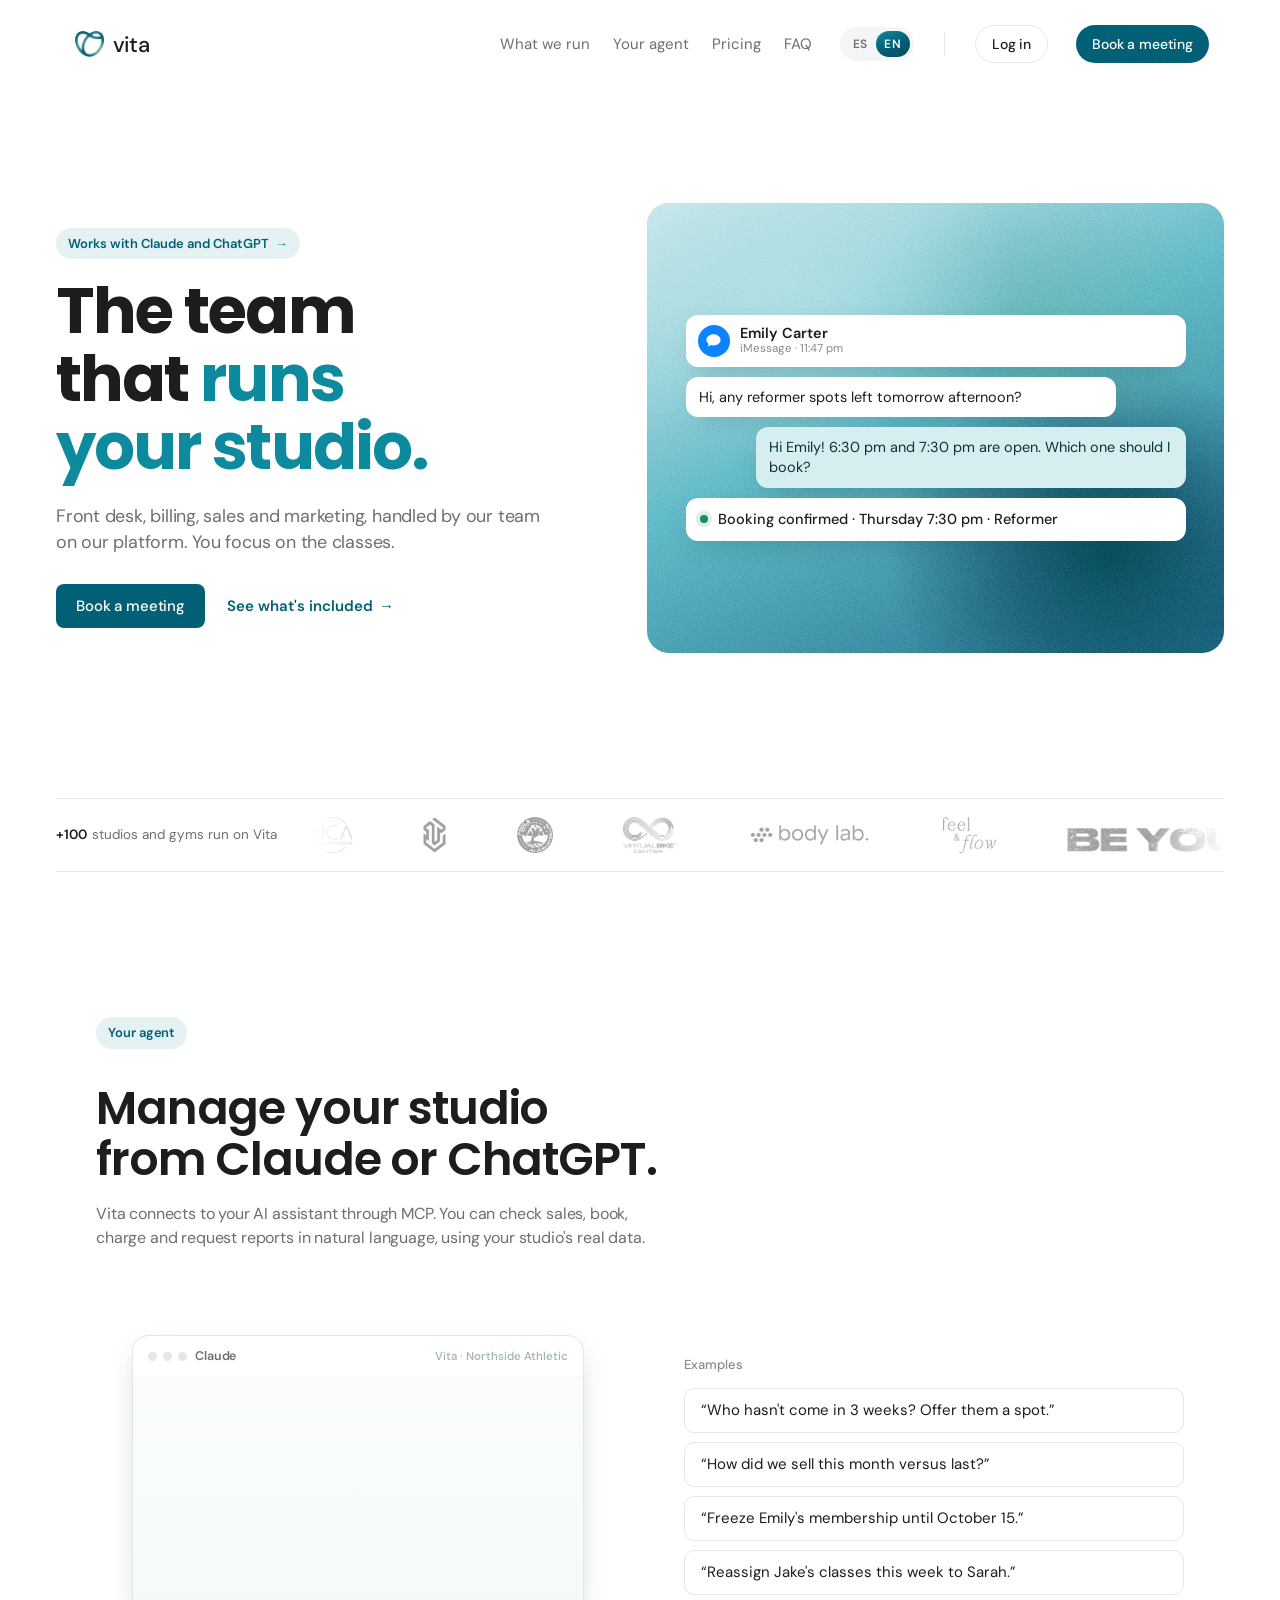
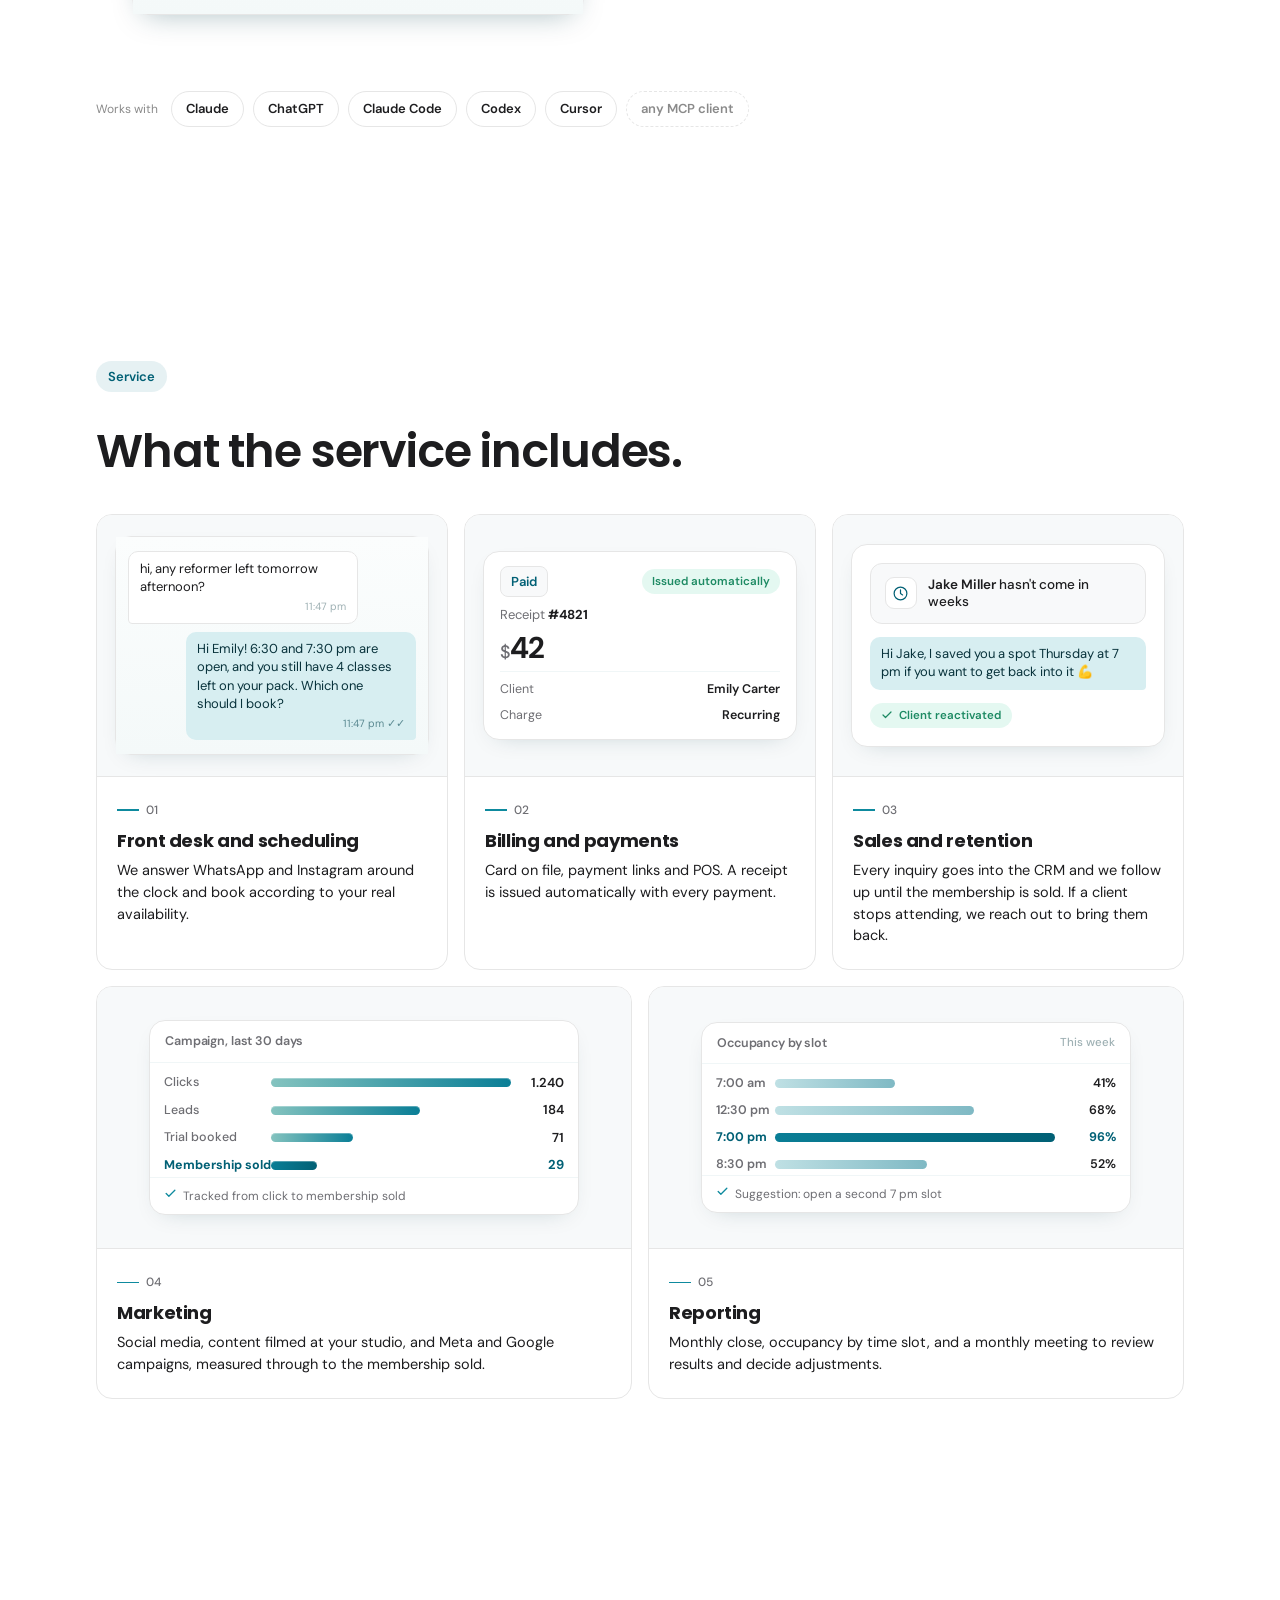
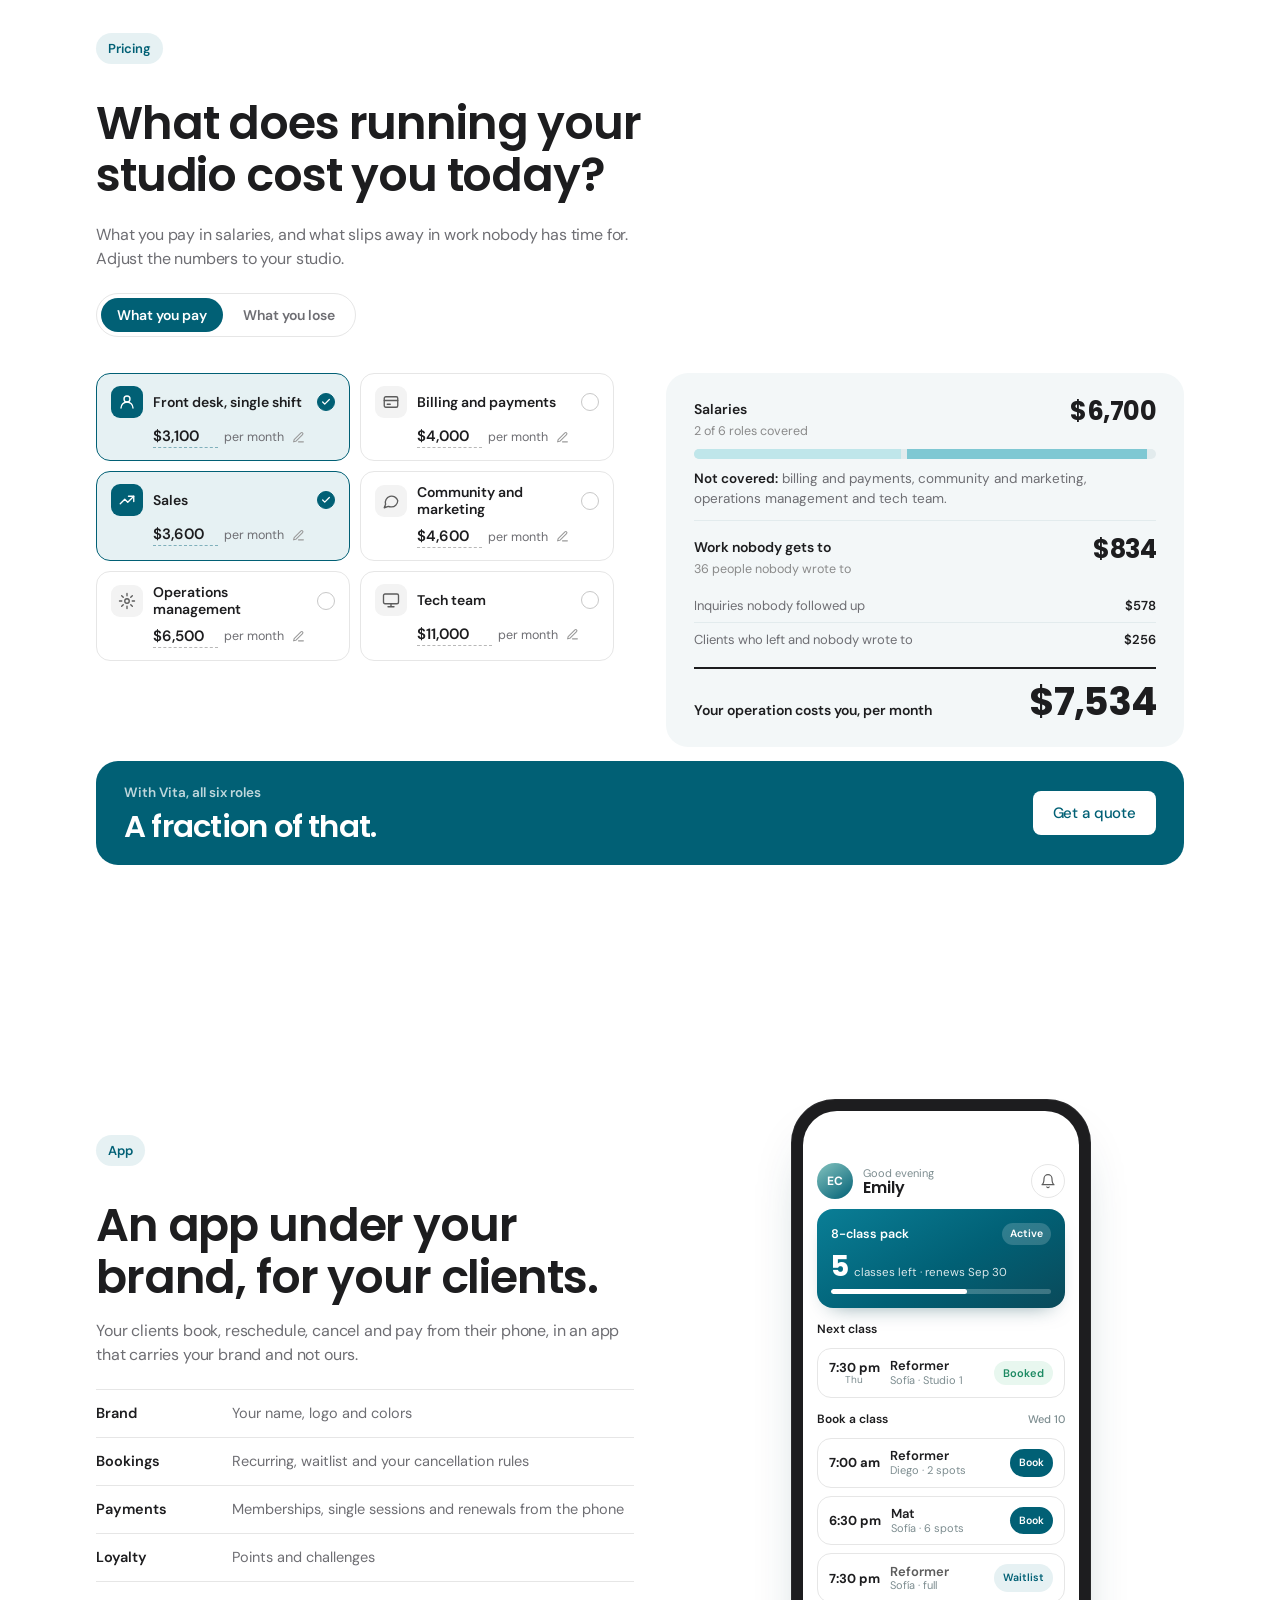
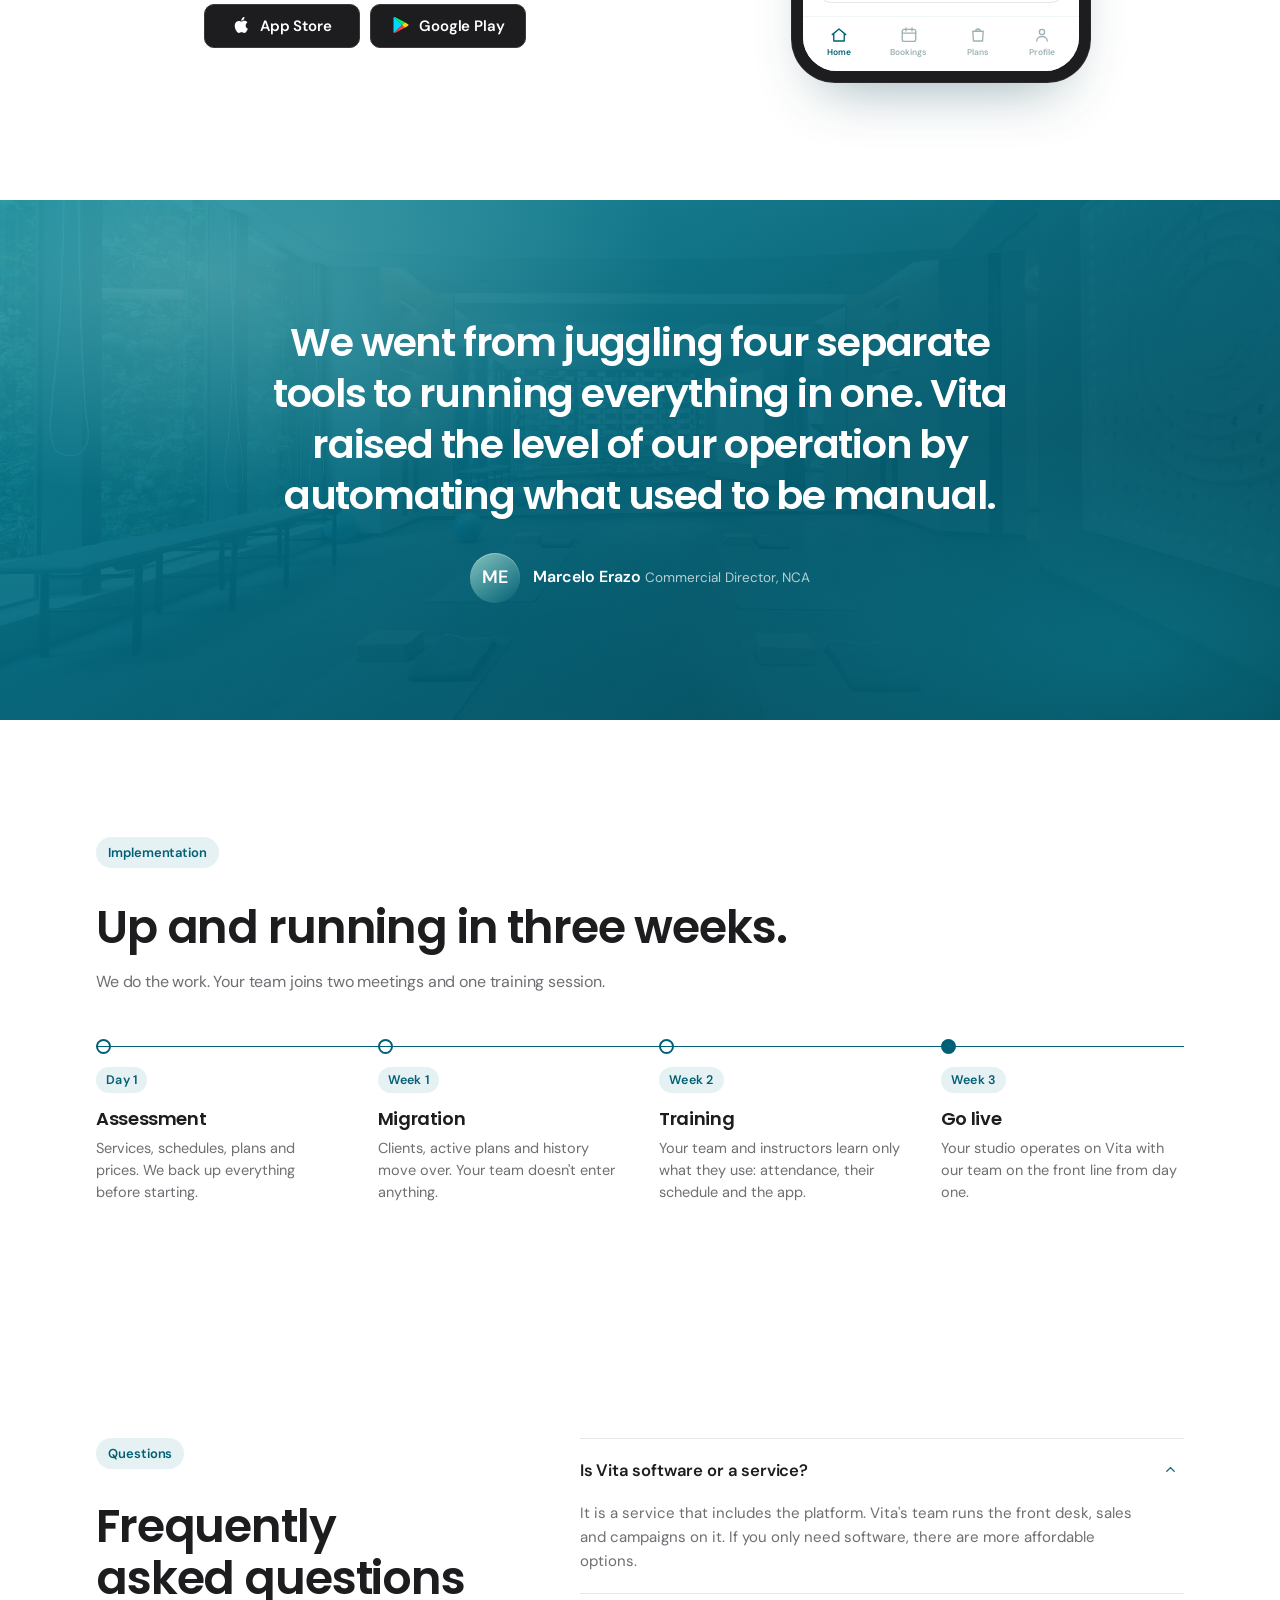
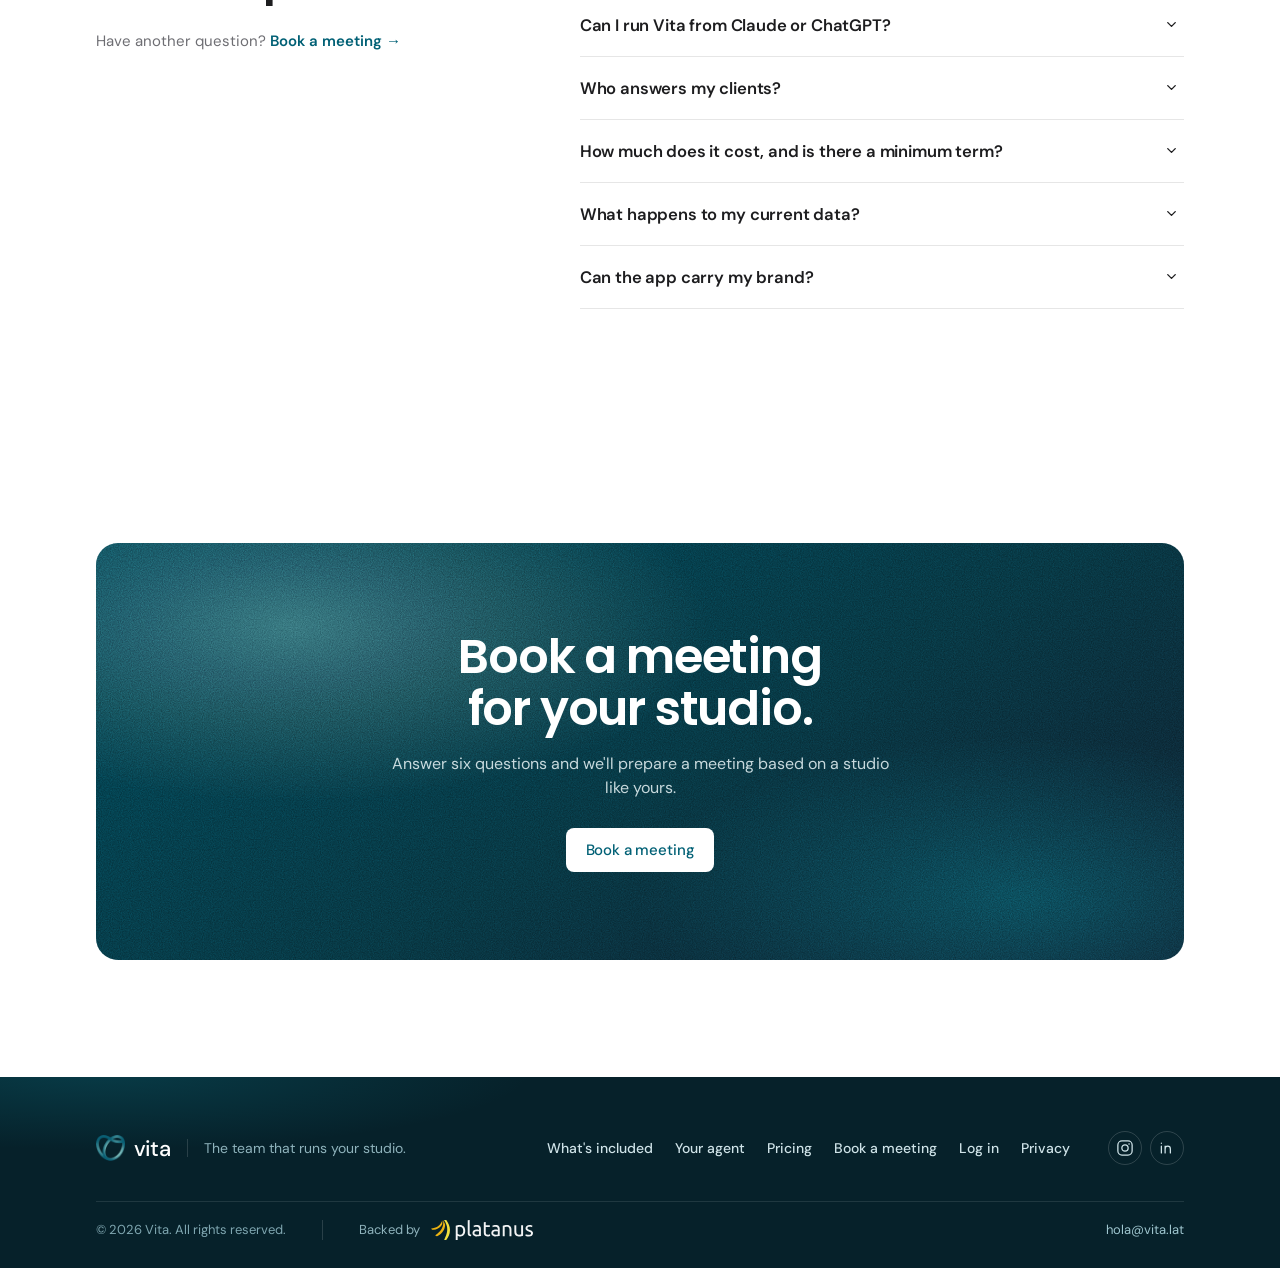
<file: v8/index.html>
<!DOCTYPE html>
<html lang="es-CL">
<head><meta name="robots" content="noindex,nofollow">
<meta charset="UTF-8" />
<meta name="viewport" content="width=device-width, initial-scale=1.0" />
<title>Vita | El equipo que opera tu gimnasio o centro wellness</title>
<meta name="description" content="Vita opera tu centro: recepción, ventas, cobros, boletas y marketing, con plataforma y equipo propios. Más de 100 centros." />
<meta name="keywords" content="software para gimnasios, software para centros wellness, sistema de reservas para gimnasios, software estudio de pilates, agenda online centro deportivo, CRM para gimnasios, cobro recurrente gimnasio, boleta electrónica gimnasio, app para gimnasios Chile, MCP para gimnasios, agente de IA para centros deportivos" />
<meta name="author" content="Vita" />
<meta name="robots" content="index, follow, max-image-preview:large, max-snippet:-1, max-video-preview:-1" />
<meta name="theme-color" content="#016075" />
<meta name="facebook-domain-verification" content="szf1qzio3mvfqdi8smbrzdylher6z8" />
<meta name="format-detection" content="telephone=no" />
<link rel="canonical" href="https://vita.lat/" />
<link rel="alternate" hreflang="es" href="https://vita.lat/" />
<link rel="alternate" hreflang="es-CL" href="https://vita.lat/" />
<link rel="alternate" hreflang="en" href="https://vita.lat/en/" />
<link rel="alternate" hreflang="x-default" href="https://vita.lat/en/" />

<meta property="og:type" content="website" />
<meta property="og:site_name" content="Vita" />
<meta property="og:locale" content="es_CL" />
<meta property="og:url" content="https://vita.lat/" />
<meta property="og:title" content="Vita | El equipo que opera tu gimnasio o centro wellness" />
<meta property="og:description" content="Vita opera tu centro: recepción, ventas, cobros, boletas y marketing, con plataforma y equipo propios. Más de 100 centros." />
<meta property="og:image" content="https://vita.lat/assets/og-image.jpg" />
<meta property="og:image:width" content="1200" />
<meta property="og:image:height" content="630" />
<meta property="og:image:alt" content="Vita. El equipo que opera tu centro." />
<meta name="twitter:card" content="summary_large_image" />
<meta name="twitter:title" content="Vita | El equipo que opera tu gimnasio o centro wellness" />
<meta name="twitter:description" content="Vita opera tu centro: recepción, ventas, cobros, boletas y marketing, con plataforma y equipo propios. Más de 100 centros." />
<meta name="twitter:image" content="https://vita.lat/assets/og-image.jpg" />

<link rel="icon" href="https://vita.lat/favicon.ico" sizes="48x48" />
<link rel="icon" href="assets/icon-96.png" sizes="96x96" type="image/png" />
<link rel="icon" href="assets/icon-192.png" sizes="192x192" type="image/png" />
<link rel="apple-touch-icon" href="assets/apple-touch-icon.png" />
<link rel="manifest" href="https://vita.lat/site.webmanifest" />

<link rel="preload" as="font" type="font/woff2" href="assets/fonts/dmsans-latin.woff2" crossorigin />
<link rel="preload" as="image" href="assets/hero-mesh.webp" fetchpriority="high" />
<link rel="stylesheet" href="assets/vita.css" />
<script src="assets/pixel.js" defer></script>

<script type="application/ld+json">{"@context":"https://schema.org","@graph":[{"@type":"Organization","@id":"https://vita.lat/#organization","name":"Vita","url":"https://vita.lat/","logo":{"@type":"ImageObject","url":"https://vita.lat/assets/icon-512.png","width":512,"height":512},"description":"Vita opera tu centro: recepción, ventas, cobros, boletas y marketing, con plataforma y equipo propios. Más de 100 centros.","email":"hola@vita.lat","areaServed":[{"@type":"Country","name":"Chile"},{"@type":"Place","name":"Latin America"}],"sameAs":["https://www.instagram.com/vita_software/","https://www.linkedin.com/company/usevita"]},{"@type":"WebSite","@id":"https://vita.lat/#website","url":"https://vita.lat/","name":"Vita","inLanguage":"es-CL","publisher":{"@id":"https://vita.lat/#organization"}},{"@type":"SoftwareApplication","@id":"https://vita.lat/#software","name":"Vita","applicationCategory":"BusinessApplication","operatingSystem":"Web, iOS, Android","url":"https://vita.lat/","inLanguage":"es-CL","description":"Vita opera tu centro: recepción, ventas, cobros, boletas y marketing, con plataforma y equipo propios. Más de 100 centros.","provider":{"@id":"https://vita.lat/#organization"},"featureList":["Agenda y reservas online","Cobros recurrentes y links de pago","Boletas electrónicas automáticas","Atención y ventas por WhatsApp e Instagram","CRM y campañas de Meta y Google","Fidelización y puntos","Reportes y metas por sucursal","App white-label para clientes","Conexión MCP para Claude y ChatGPT"],"offers":{"@type":"Offer","priceCurrency":"CLP","availability":"https://schema.org/InStock","url":"https://vita.lat/#agenda"}}]}</script>
<script type="application/ld+json">{"@context":"https://schema.org","@type":"FAQPage","mainEntity":[{"@type":"Question","name":"¿Vita es un software o un servicio?","acceptedAnswer":{"@type":"Answer","text":"Es un servicio que incluye la plataforma. El equipo de Vita opera la recepción, las ventas y las campañas sobre ella. Si solo necesitas el software, existen opciones más económicas."}},{"@type":"Question","name":"¿Puedo manejar Vita desde Claude o ChatGPT?","acceptedAnswer":{"@type":"Answer","text":"Sí. Conectamos tu asistente durante la implementación, con los permisos de tu centro. Todas las acciones quedan registradas."}},{"@type":"Question","name":"¿Quién responde a mis clientes?","acceptedAnswer":{"@type":"Answer","text":"La automatización responde las consultas frecuentes. Cuando llega una pregunta que no sabemos responder, Vita te escribe por WhatsApp para que le respondas a ese cliente. Tú defines el tono."}},{"@type":"Question","name":"¿Cuánto cuesta y hay permanencia?","acceptedAnswer":{"@type":"Answer","text":"El precio depende del tamaño del centro y de cuánto de la operación delegas, sin cobro por usuario. El contrato es mensual, sin permanencia mínima. Tus datos son tuyos y puedes exportarlos."}},{"@type":"Question","name":"¿Qué pasa con mis datos actuales?","acceptedAnswer":{"@type":"Answer","text":"Respaldamos toda la información y hacemos la migración: clientes, clases, planes vigentes e historial."}},{"@type":"Question","name":"¿La app puede llevar mi marca?","acceptedAnswer":{"@type":"Answer","text":"Sí. Se publica con tu nombre, logo y colores en App Store y Google Play."}}]}</script>
</head>
<body>
<script>(function(){try{
var BOT=/bot|crawl|spider|slurp|bingpreview|facebookexternalhit|embedly|quora|pinterest|whatsapp|telegram|preview/i;
if(BOT.test(navigator.userAgent))return;
if(localStorage.getItem('vita-lang')==='es')return;
location.replace('./en/'+location.search+location.hash);
}catch(e){}})();</script>
<!-- ===================== NAV ===================== -->
<a class="skip-link" href="#main">Saltar al contenido</a>
<header class="nav" id="nav">
  <div class="wrap">
    <div class="nav-inner">
    <a href="#top" class="brand" aria-label="Vita"><img class="mark" src="assets/vita-mark.webp" width="26" height="24" alt="" aria-hidden="true" /><span class="wordmark">vita</span></a>
    <nav class="nav-links" aria-label="Principal">
      <a href="#equipo" class="lnk">Qué operamos</a>
      <a href="#agente" class="lnk">Tu agente</a>
      <a href="#cuenta" class="lnk">Precio</a>
      <a href="#faq" class="lnk">Preguntas</a>
      <span class="nav-lang" role="group" aria-label="Idioma">
        <a href="./" class="on" hreflang="es">ES</a>
        <a href="./en/" hreflang="en">EN</a>
      </span>
    </nav>
    <div class="lang" role="group" aria-label="Idioma">
      <a href="./" class="on" hreflang="es">ES</a>
      <a href="./en/" hreflang="en">EN</a>
    </div>
    <span class="nav-gap" aria-hidden="true"></span>
    <a href="https://app.vita.lat" class="btn btn-ghost nav-login">Iniciar sesión</a>
    <a href="#agenda" data-demo class="btn btn-primary nav-cta">Agenda una reunión</a>
    <button class="menu-btn" id="menuBtn" aria-label="Menú" aria-expanded="false"><span></span><span></span><span></span></button>
    </div>
  </div>
</header>

<main id="main">

<!-- ===================== HERO ===================== -->
<section class="hero" id="top">
  <div class="wrap">
    <div class="hero-grid">
      <div class="hero-copy">
        <a href="#agente" class="hero-link reveal"><span>Funciona con Claude y ChatGPT</span><span class="arr" aria-hidden="true">&rarr;</span></a>
        <h1 class="display reveal">El equipo que <span class="accent">opera tu centro.</span></h1>
        <p class="subhead reveal">Recepción, cobros, ventas y marketing, a cargo de nuestro equipo sobre nuestra plataforma. Tú te dedicas a las clases.</p>
        <div class="hero-cta reveal">
          <a href="#agenda" data-demo class="btn btn-primary">Agenda una reunión</a>
          <a href="#equipo" class="hero-alt">Ver qué incluye <span class="arr">&rarr;</span></a>
        </div>
      </div>
      <div class="hero-visual reveal">
        <div class="grain-box hero-canvas">
          <div class="story" id="story" data-rotate aria-hidden="true">
            <div class="scene ">
              <div class="sc-head"><span class="sc-ch sc-wa"><svg viewBox="0 0 24 24" fill="currentColor"><path d="M12 2a10 10 0 0 0-8.6 15.1L2 22l5-1.3A10 10 0 1 0 12 2zm0 18.2a8.2 8.2 0 0 1-4.2-1.2l-.3-.2-3 .8.8-2.9-.2-.3A8.2 8.2 0 1 1 12 20.2zm4.5-6.1c-.2-.1-1.5-.7-1.7-.8s-.4-.1-.6.1-.6.8-.8 1-.3.2-.5.1a6.7 6.7 0 0 1-3.3-2.9c-.3-.4.2-.4.7-1.3.1-.2 0-.3 0-.4l-.8-1.8c-.2-.5-.4-.4-.6-.4h-.5a1 1 0 0 0-.7.3 3 3 0 0 0-.9 2.2 5.2 5.2 0 0 0 1.1 2.8 12 12 0 0 0 4.6 4 5.3 5.3 0 0 0 3.2.7 2.7 2.7 0 0 0 1.8-1.3 2.2 2.2 0 0 0 .2-1.3c-.1-.1-.3-.2-.5-.3z"/></svg></span><span class="sc-who"><b>Camila Reyes</b><small>WhatsApp · 23:47</small></span></div>
              <p class="sc-msg">Hola, ¿queda reformer mañana en la tarde?</p>
              <p class="sc-msg sc-out">¡Hola Camila! Queda 18:30 y 19:30. ¿Cuál te reservo?</p>
              <div class="sc-line"><span class="sc-dot"></span><span>Reserva confirmada · Jueves 19:30 · Reformer</span></div>
            </div>
            <div class="scene ">
              <div class="sc-head"><span class="sc-ch sc-ig"><svg viewBox="0 0 24 24" fill="none" stroke="currentColor" stroke-width="2" stroke-linecap="round" stroke-linejoin="round"><rect x="3" y="3" width="18" height="18" rx="5"/><circle cx="12" cy="12" r="4"/><circle cx="17.5" cy="6.5" r="1" fill="currentColor" stroke="none"/></svg></span><span class="sc-who"><b>sofi.martinez</b><small>Instagram · 09:12</small></span></div>
              <p class="sc-msg">¿Cuánto vale el plan de 8 clases?</p>
              <p class="sc-msg sc-out">Hola Sofía, $59.900 al mes. Te dejo el link para pagar y quedas inscrita 👇</p>
              <div class="sc-line"><span class="sc-dot"></span><span>Plan pagado · Boleta enviada</span></div>
            </div>
            <div class="scene ">
              <div class="sc-head"><span class="sc-ch sc-ph"><svg viewBox="0 0 24 24" fill="none" stroke="currentColor" stroke-width="2" stroke-linecap="round" stroke-linejoin="round"><path d="M22 16.9v3a2 2 0 0 1-2.2 2 19.8 19.8 0 0 1-8.6-3.1 19.5 19.5 0 0 1-6-6A19.8 19.8 0 0 1 2.1 4.2 2 2 0 0 1 4.1 2h3a2 2 0 0 1 2 1.7c.1.9.4 1.8.7 2.7a2 2 0 0 1-.5 2.1L8.1 9.8a16 16 0 0 0 6 6l1.3-1.3a2 2 0 0 1 2.1-.4c.9.3 1.8.6 2.7.7a2 2 0 0 1 1.8 2z"/></svg></span><span class="sc-who"><b>+56 9 8123 4567</b><small>Llamada perdida · 13:05</small></span></div>
              
              <p class="sc-msg sc-out">Hola Diego, vimos tu llamada. ¿Te agendo la evaluación del miércoles a las 10:00?</p>
              <div class="sc-line"><span class="sc-dot"></span><span>Evaluación agendada · Miércoles 10:00</span></div>
            </div>
            <div class="scene ">
              <div class="sc-head"><span class="sc-ch sc-ms"><svg viewBox="0 0 24 24" fill="currentColor"><path d="M12 2C6.5 2 2 6.1 2 11.3c0 2.9 1.4 5.5 3.7 7.2V22l3.4-1.9c.9.3 1.9.4 2.9.4 5.5 0 10-4.1 10-9.2S17.5 2 12 2zm1 12.4l-2.6-2.7-5 2.7 5.5-5.8 2.6 2.7 4.9-2.7-5.4 5.8z"/></svg></span><span class="sc-who"><b>Valentina Ruiz</b><small>Messenger · 18:40</small></span></div>
              <p class="sc-msg">Hola! ¿Tienen clases de boxeo para principiantes?</p>
              <p class="sc-msg sc-out">Sí, martes y jueves a las 19:00. ¿Te reservo una clase de prueba?</p>
              <div class="sc-line"><span class="sc-dot"></span><span>Clase de prueba reservada · Martes 19:00</span></div>
            </div>
            <div class="scene sc-win">
              <div class="sc-head"><span class="sc-ch"><svg viewBox="0 0 24 24" fill="currentColor"><path d="M12 21s-7-4.6-9.3-8.6C.9 9.2 2.6 5.5 6.2 5.1c1.9-.2 3.7.8 4.8 2.3 1.1-1.5 2.9-2.5 4.8-2.3 3.6.4 5.3 4.1 3.5 7.3C19 16.4 12 21 12 21z"/></svg></span><span class="sc-who"><b>Diego Soto</b><small>Plan vigente · No viene hace 5 semanas</small></span></div>
              <p class="sc-note"><span class="sc-note-ic"><svg viewBox="0 0 24 24" fill="none" stroke="currentColor" stroke-width="2" stroke-linecap="round" stroke-linejoin="round"><path d="M3 3v18h18"/><path d="m7 15 4-4 3 3 5-6"/></svg></span><span>Historial: entrenaba los jueves a las 19:00, 3 veces por semana</span></p>
              <p class="sc-msg sc-out">Hola Diego, te guardé un cupo este jueves a las 19:00 si quieres retomar 💪</p>
              <div class="sc-line"><span class="sc-dot"></span><span>Reservó el jueves · Cliente recuperado</span></div>
            </div>
          </div>
        </div>
      </div>
    </div>
  </div>
  <div class="hero-logos reveal">
    <div class="wrap">
      <div class="logo-bar">
        <span class="ls-label"><b>+100</b> <span>centros operan con Vita</span></span>
        <div class="marquee-mask">
          <div class="marquee-track">
            <span class="logo-item tall"><img src="assets/logos/nca.webp" width="110" height="99" alt="NCA" loading="lazy" decoding="async" /></span>
            <span class="logo-item tall"><img src="assets/logos/habana.webp" width="68" height="105" alt="Habana Boxing" loading="lazy" decoding="async" /></span>
            <span class="logo-item tall"><img src="assets/logos/roots.webp" width="110" height="110" alt="Roots" loading="lazy" decoding="async" /></span>
            <span class="logo-item tall"><img src="assets/logos/virtualbike.webp" width="110" height="75" alt="Virtual Bike" loading="lazy" decoding="async" /></span>
            <span class="logo-item"><img src="assets/logos/bodylab.webp" width="91" height="20" alt="body lab." loading="lazy" decoding="async" /></span>
            <span class="logo-item tall"><img src="assets/logos/feelflow.webp" width="70" height="48" alt="feel &amp; flow" loading="lazy" decoding="async" /></span>
            <span class="logo-item tall"><img src="assets/logos/beyou.webp" width="220" height="43" alt="BE YOU" loading="lazy" decoding="async" /></span>
            <span class="logo-item tall"><img src="assets/logos/rcw.webp" width="187" height="64" alt="RCW" loading="lazy" decoding="async" /></span>
            <span class="logo-item tall" aria-hidden="true"><img src="assets/logos/nca.webp" width="110" height="99" alt="" loading="lazy" decoding="async" /></span>
            <span class="logo-item tall" aria-hidden="true"><img src="assets/logos/habana.webp" width="68" height="105" alt="" loading="lazy" decoding="async" /></span>
            <span class="logo-item tall" aria-hidden="true"><img src="assets/logos/roots.webp" width="110" height="110" alt="" loading="lazy" decoding="async" /></span>
            <span class="logo-item tall" aria-hidden="true"><img src="assets/logos/virtualbike.webp" width="110" height="75" alt="" loading="lazy" decoding="async" /></span>
            <span class="logo-item" aria-hidden="true"><img src="assets/logos/bodylab.webp" width="91" height="20" alt="" loading="lazy" decoding="async" /></span>
            <span class="logo-item tall" aria-hidden="true"><img src="assets/logos/feelflow.webp" width="70" height="48" alt="" loading="lazy" decoding="async" /></span>
            <span class="logo-item tall" aria-hidden="true"><img src="assets/logos/beyou.webp" width="220" height="43" alt="" loading="lazy" decoding="async" /></span>
            <span class="logo-item tall" aria-hidden="true"><img src="assets/logos/rcw.webp" width="187" height="64" alt="" loading="lazy" decoding="async" /></span>
          </div>
        </div>
      </div>
    </div>
  </div>
</section>
<!-- ===================== YOUR AGENT (MCP) ===================== -->
<section class="block agent-block" id="agente">
  <div class="wrap">
    <div class="sec-head reveal">
      <span class="pill-label">Tu agente</span>
      <h2 class="h2">Administra tu centro desde Claude o ChatGPT.</h2>
      <p class="sec-sub">Vita se conecta a tu asistente de IA mediante MCP. Puedes consultar ventas, agendar, cobrar y pedir reportes en lenguaje natural, con los datos reales de tu centro.</p>
    </div>
    <div class="agent-grid">
      <div class="agent-visual reveal">
        <div class="mock agent-mock">
          <div class="mock-bar"><span class="dots" aria-hidden="true"><i></i><i></i><i></i></span><span class="mb-title">Claude</span><span class="mb-right">Vita · Estudio Central</span></div>
          <div class="chat-body agent-body" id="agentStory" data-rotate>
            <div class="scene">
              <div class="bub out"><span>¿Quién tiene plan vigente y no viene hace 3 semanas? Ofréceles un cupo para el jueves.</span></div>
              <div class="agent-tools" aria-label="Acciones"><span class="agent-tool"><i></i>search_patients</span><span class="agent-tool"><i></i>list_appointments</span><span class="agent-tool"><i></i>send_message</span></div>
              <div class="bub in"><span>12 personas con plan vigente y sin reservas desde el 25 de agosto. Les escribí a cada una con un cupo el jueves 19:00. <b>3 ya reservaron.</b></span></div>
            </div>
            <div class="scene">
              <div class="bub out"><span>¿Cuánto vendimos este mes comparado con el anterior?</span></div>
              <div class="agent-tools" aria-label="Acciones"><span class="agent-tool"><i></i>metrics_revenue</span><span class="agent-tool"><i></i>compare_periods</span></div>
              <div class="bub in"><span>$4.820.000 este mes, <b>+12% sobre agosto</b>. El alza viene de los planes de 8 clases: 31 vendidos contra 22.</span></div>
            </div>
            <div class="scene">
              <div class="bub out"><span>Congela el plan de Camila hasta el 15 de octubre.</span></div>
              <div class="agent-tools" aria-label="Acciones"><span class="agent-tool"><i></i>search_patients</span><span class="agent-tool"><i></i>freeze_plan_purchase</span></div>
              <div class="bub in"><span>Listo. El plan de Camila Reyes queda congelado hasta el 15 de octubre y <b>ahora vence el 2 de diciembre</b>. Le avisé por WhatsApp.</span></div>
            </div>
            <div class="scene">
              <div class="bub out"><span>Reasigna las clases de Diego de esta semana a Sofía.</span></div>
              <div class="agent-tools" aria-label="Acciones"><span class="agent-tool"><i></i>list_doctor_hours</span><span class="agent-tool"><i></i>reassign_doctor_hours</span><span class="agent-tool"><i></i>send_message</span></div>
              <div class="bub in"><span>6 clases reasignadas a Sofía, de martes a sábado. <b>Avisé a los 41 alumnos inscritos.</b></span></div>
            </div>
          </div>
        </div>
      </div>
      <div class="agent-asks reveal">
        <p class="asks-title">Ejemplos</p>
        <ul class="asks" id="agentAsks">
          <li class="ask">¿Quién no viene hace 3 semanas? Ofréceles un cupo.</li>
          <li class="ask">¿Cuánto vendimos este mes comparado con el anterior?</li>
          <li class="ask">Congela el plan de Camila hasta el 15 de octubre.</li>
          <li class="ask">Reasigna las clases de Diego de esta semana a Sofía.</li>
        </ul>
      </div>
    </div>
    <div class="works reveal">
      <span class="works-label">Funciona con</span>
      <span class="wk">Claude</span><span class="wk">ChatGPT</span><span class="wk">Claude Code</span><span class="wk">Codex</span><span class="wk">Cursor</span><span class="wk wk-any">cualquier cliente MCP</span>
    </div>
  </div>
</section>

<!-- ===================== WHAT WE RUN ===================== -->
<section class="block" id="equipo">
  <div class="wrap">
    <div class="sec-head reveal">
      <span class="pill-label">Servicio</span>
      <h2 class="h2">Qué incluye el servicio.</h2>
    </div>

    <div class="svc-grid">
      <article class="svc-card reveal">
        <div class="svc-visual">
          <div class="mock">
            <div class="chat-body">
              <div class="bub in"><span>hola, ¿queda reformer mañana en la tarde?</span><span class="ts">23:47</span></div>
              <div class="bub out"><span>¡Hola Camila! Queda 18:30 y 19:30, y todavía tienes 4 clases en tu plan. ¿Cuál te reservo?</span><span class="ts">23:47 ✓✓</span></div>
            </div>
          </div>
        </div>
        <div class="svc-copy">
          <span class="act-step">01</span>
          <h3>Recepción y agenda</h3>
          <p class="desc">Respondemos WhatsApp e Instagram a toda hora y agendamos según tu disponibilidad real.</p>
        </div>
      </article>
      <article class="svc-card reveal">
        <div class="svc-visual">
          <div class="mock inv">
            <div class="inv-top">
              <span class="inv-sii"><span>SII</span></span>
              <span class="inv-emit">Emitida automáticamente</span>
            </div>
            <div class="inv-no"><span>Boleta electrónica</span> <b>N° 4821</b></div>
            <div class="inv-amt"><span>$</span>42.000</div>
            <div class="inv-div"></div>
            <div class="inv-meta"><span>Cliente</span><b>Camila Reyes</b></div>
            <div class="inv-meta"><span>Cobro</span><b>Recurrente</b></div>
          </div>
        </div>
        <div class="svc-copy">
          <span class="act-step">02</span>
          <h3>Cobranza y boletas</h3>
          <p class="desc">Cobro recurrente con tarjeta, links de pago y POS. La boleta electrónica se emite automáticamente con cada pago.</p>
        </div>
      </article>
      <article class="svc-card reveal">
        <div class="svc-visual">
          <div class="mock wb">
            <div class="wb-alert">
              <div class="wa-ic"><svg viewBox="0 0 24 24" fill="none" stroke="currentColor" stroke-linecap="round" stroke-linejoin="round"><circle cx="12" cy="12" r="9"/><path d="M12 7v5l3 2"/></svg></div>
              <div class="wt"><b>Diego Soto</b> <span>no viene hace semanas</span></div>
            </div>
            <div class="bub out" style="max-width:100%;align-self:stretch"><span>Hola Diego, te guardé un cupo el jueves 19:00 si quieres retomar 💪</span></div>
            <span class="wb-tag"><svg width="12" height="12" viewBox="0 0 24 24" fill="none" stroke="currentColor" stroke-width="2.4" stroke-linecap="round" stroke-linejoin="round"><path d="M20 6 9 17l-5-5"/></svg><span>Cliente reactivado</span></span>
          </div>
        </div>
        <div class="svc-copy">
          <span class="act-step">03</span>
          <h3>Ventas y retención</h3>
          <p class="desc">Cada consulta entra al CRM y le hacemos seguimiento hasta la venta del plan. Si un cliente deja de asistir, lo contactamos para recuperarlo.</p>
        </div>
      </article>
      <article class="svc-card reveal">
        <div class="svc-visual">
          <div class="mock">
            <div class="mock-bar"><span class="mb-title">Campaña, últimos 30 días</span></div>
            <div class="funnel">
              <div class="fn-row"><span class="fn-k">Clics</span><span class="fn-bar" style="--w:100%"></span><span class="fn-v">1.240</span></div>
              <div class="fn-row"><span class="fn-k">Leads</span><span class="fn-bar" style="--w:62%"></span><span class="fn-v">184</span></div>
              <div class="fn-row"><span class="fn-k">Prueba agendada</span><span class="fn-bar" style="--w:34%"></span><span class="fn-v">71</span></div>
              <div class="fn-row is-end"><span class="fn-k">Plan pagado</span><span class="fn-bar" style="--w:19%"></span><span class="fn-v">29</span></div>
            </div>
            <div class="mock-foot"><span class="ck" aria-hidden="true"><svg width="13" height="13" viewBox="0 0 24 24" fill="none" stroke="currentColor" stroke-width="2.4" stroke-linecap="round" stroke-linejoin="round"><path d="M20 6 9 17l-5-5"/></svg></span><span>Seguimiento desde el clic hasta el plan vendido</span></div>
          </div>
        </div>
        <div class="svc-copy">
          <span class="act-step">04</span>
          <h3>Marketing</h3>
          <p class="desc">Redes sociales, contenido grabado en tu centro y campañas en Meta y Google, medidas hasta el plan vendido.</p>
        </div>
      </article>
      <article class="svc-card reveal">
        <div class="svc-visual">
          <div class="mock">
            <div class="mock-bar"><span class="mb-title">Ocupación por horario</span><span class="mb-right">Esta semana</span></div>
            <div class="occ">
              <div class="occ-row"><span class="occ-k">07:00</span><span class="occ-bar" style="--w:41%"></span><span class="occ-v">41%</span></div>
              <div class="occ-row"><span class="occ-k">12:30</span><span class="occ-bar" style="--w:68%"></span><span class="occ-v">68%</span></div>
              <div class="occ-row is-hot"><span class="occ-k">19:00</span><span class="occ-bar" style="--w:96%"></span><span class="occ-v">96%</span></div>
              <div class="occ-row"><span class="occ-k">20:30</span><span class="occ-bar" style="--w:52%"></span><span class="occ-v">52%</span></div>
            </div>
            <div class="mock-foot"><span class="ck" aria-hidden="true"><svg width="13" height="13" viewBox="0 0 24 24" fill="none" stroke="currentColor" stroke-width="2.4" stroke-linecap="round" stroke-linejoin="round"><path d="M20 6 9 17l-5-5"/></svg></span><span>Sugerencia: abrir un segundo bloque a las 19:00</span></div>
          </div>
        </div>
        <div class="svc-copy">
          <span class="act-step">05</span>
          <h3>Reportes</h3>
          <p class="desc">Cierre mensual, ocupación por horario y una reunión al mes para revisar resultados y decidir ajustes.</p>
        </div>
      </article>
    </div>
  </div>
</section>


<!-- ===================== THE MATH ===================== -->
<section class="block" id="cuenta">
  <div class="wrap">
    <div class="sec-head reveal">
      <span class="pill-label">Precio</span>
      <h2 class="h2">¿Cuánto te cuesta hoy operar tu centro?</h2>
      <p class="sec-sub">Lo que pagas en sueldos, y lo que se te escapa en trabajo que nadie alcanza a hacer. Ajusta los números a tu centro.</p>
      <div class="calc-tabs" role="tablist" aria-label="Calculadora">
        <button type="button" class="calc-tab on" role="tab" aria-selected="true" data-tab="pay">Lo que pagas</button>
        <button type="button" class="calc-tab" role="tab" aria-selected="false" data-tab="lose">Lo que pierdes</button>
      </div>
    </div>
    <div class="calc reveal" id="calc">
      <div class="calc-left">
        <div class="calc-pane" data-pane="pay">
      <div class="calc-roles">
        <div class="role-card on" data-id="front" data-clp="480000" data-usd="3100">
          <button type="button" class="rb-toggle" aria-pressed="true">
            <span class="rb-ic"><svg viewBox="0 0 24 24" fill="none" stroke="currentColor" stroke-width="1.8" stroke-linecap="round" stroke-linejoin="round" aria-hidden="true"><path d="M4 20a8 8 0 0 1 16 0"/><circle cx="12" cy="8" r="4"/></svg></span>
            <span class="rb-label">Recepción, un solo turno</span>
            <span class="rb-check" aria-hidden="true"><svg viewBox="0 0 24 24" fill="none" stroke="currentColor" stroke-width="3" stroke-linecap="round" stroke-linejoin="round"><path d="M20 6 9 17l-5-5"/></svg></span>
          </button>
          <label class="rb-price"><input class="rb-input" type="text" inputmode="numeric" autocomplete="off" aria-label="Sueldo mensual" /><span>al mes</span><svg class="pen" viewBox="0 0 24 24" fill="none" stroke="currentColor" stroke-width="2" stroke-linecap="round" stroke-linejoin="round" aria-hidden="true"><path d="M12 20h9"/><path d="M16.5 3.5a2.1 2.1 0 0 1 3 3L7 19l-4 1 1-4z"/></svg></label>
        </div>
        <div class="role-card" data-id="bill" data-clp="700000" data-usd="4000">
          <button type="button" class="rb-toggle" aria-pressed="false">
            <span class="rb-ic"><svg viewBox="0 0 24 24" fill="none" stroke="currentColor" stroke-width="1.8" stroke-linecap="round" stroke-linejoin="round" aria-hidden="true"><rect x="3" y="5" width="18" height="14" rx="2"/><path d="M3 10h18M7 15h4"/></svg></span>
            <span class="rb-label">Cobranza y pagos</span>
            <span class="rb-check" aria-hidden="true"><svg viewBox="0 0 24 24" fill="none" stroke="currentColor" stroke-width="3" stroke-linecap="round" stroke-linejoin="round"><path d="M20 6 9 17l-5-5"/></svg></span>
          </button>
          <label class="rb-price"><input class="rb-input" type="text" inputmode="numeric" autocomplete="off" aria-label="Sueldo mensual" /><span>al mes</span><svg class="pen" viewBox="0 0 24 24" fill="none" stroke="currentColor" stroke-width="2" stroke-linecap="round" stroke-linejoin="round" aria-hidden="true"><path d="M12 20h9"/><path d="M16.5 3.5a2.1 2.1 0 0 1 3 3L7 19l-4 1 1-4z"/></svg></label>
        </div>
        <div class="role-card on" data-id="sales" data-clp="700000" data-usd="3600">
          <button type="button" class="rb-toggle" aria-pressed="true">
            <span class="rb-ic"><svg viewBox="0 0 24 24" fill="none" stroke="currentColor" stroke-width="1.8" stroke-linecap="round" stroke-linejoin="round" aria-hidden="true"><path d="M3 17l6-6 4 4 8-8"/><path d="M14 7h7v7"/></svg></span>
            <span class="rb-label">Ventas</span>
            <span class="rb-check" aria-hidden="true"><svg viewBox="0 0 24 24" fill="none" stroke="currentColor" stroke-width="3" stroke-linecap="round" stroke-linejoin="round"><path d="M20 6 9 17l-5-5"/></svg></span>
          </button>
          <label class="rb-price"><input class="rb-input" type="text" inputmode="numeric" autocomplete="off" aria-label="Sueldo mensual" /><span>al mes</span><svg class="pen" viewBox="0 0 24 24" fill="none" stroke="currentColor" stroke-width="2" stroke-linecap="round" stroke-linejoin="round" aria-hidden="true"><path d="M12 20h9"/><path d="M16.5 3.5a2.1 2.1 0 0 1 3 3L7 19l-4 1 1-4z"/></svg></label>
        </div>
        <div class="role-card" data-id="comm" data-clp="611000" data-usd="4600">
          <button type="button" class="rb-toggle" aria-pressed="false">
            <span class="rb-ic"><svg viewBox="0 0 24 24" fill="none" stroke="currentColor" stroke-width="1.8" stroke-linecap="round" stroke-linejoin="round" aria-hidden="true"><path d="M21 11.5a8.4 8.4 0 0 1-9 8.4 8.6 8.6 0 0 1-3.5-.7L3 21l1.8-4.6A8.4 8.4 0 1 1 21 11.5z"/></svg></span>
            <span class="rb-label">Community y marketing</span>
            <span class="rb-check" aria-hidden="true"><svg viewBox="0 0 24 24" fill="none" stroke="currentColor" stroke-width="3" stroke-linecap="round" stroke-linejoin="round"><path d="M20 6 9 17l-5-5"/></svg></span>
          </button>
          <label class="rb-price"><input class="rb-input" type="text" inputmode="numeric" autocomplete="off" aria-label="Sueldo mensual" /><span>al mes</span><svg class="pen" viewBox="0 0 24 24" fill="none" stroke="currentColor" stroke-width="2" stroke-linecap="round" stroke-linejoin="round" aria-hidden="true"><path d="M12 20h9"/><path d="M16.5 3.5a2.1 2.1 0 0 1 3 3L7 19l-4 1 1-4z"/></svg></label>
        </div>
        <div class="role-card" data-id="ops" data-clp="1500000" data-usd="6500">
          <button type="button" class="rb-toggle" aria-pressed="false">
            <span class="rb-ic"><svg viewBox="0 0 24 24" fill="none" stroke="currentColor" stroke-width="1.8" stroke-linecap="round" stroke-linejoin="round" aria-hidden="true"><circle cx="12" cy="12" r="3"/><path d="M12 2v3M12 19v3M2 12h3M19 12h3M4.9 4.9l2.1 2.1M17 17l2.1 2.1M4.9 19.1 7 17M17 7l2.1-2.1"/></svg></span>
            <span class="rb-label">Gerencia de operaciones</span>
            <span class="rb-check" aria-hidden="true"><svg viewBox="0 0 24 24" fill="none" stroke="currentColor" stroke-width="3" stroke-linecap="round" stroke-linejoin="round"><path d="M20 6 9 17l-5-5"/></svg></span>
          </button>
          <label class="rb-price"><input class="rb-input" type="text" inputmode="numeric" autocomplete="off" aria-label="Sueldo mensual" /><span>al mes</span><svg class="pen" viewBox="0 0 24 24" fill="none" stroke="currentColor" stroke-width="2" stroke-linecap="round" stroke-linejoin="round" aria-hidden="true"><path d="M12 20h9"/><path d="M16.5 3.5a2.1 2.1 0 0 1 3 3L7 19l-4 1 1-4z"/></svg></label>
        </div>
        <div class="role-card" data-id="it" data-clp="1000000" data-usd="11000">
          <button type="button" class="rb-toggle" aria-pressed="false">
            <span class="rb-ic"><svg viewBox="0 0 24 24" fill="none" stroke="currentColor" stroke-width="1.8" stroke-linecap="round" stroke-linejoin="round" aria-hidden="true"><rect x="2" y="4" width="20" height="13" rx="2"/><path d="M8 21h8M12 17v4"/></svg></span>
            <span class="rb-label">Equipo TI</span>
            <span class="rb-check" aria-hidden="true"><svg viewBox="0 0 24 24" fill="none" stroke="currentColor" stroke-width="3" stroke-linecap="round" stroke-linejoin="round"><path d="M20 6 9 17l-5-5"/></svg></span>
          </button>
          <label class="rb-price"><input class="rb-input" type="text" inputmode="numeric" autocomplete="off" aria-label="Sueldo mensual" /><span>al mes</span><svg class="pen" viewBox="0 0 24 24" fill="none" stroke="currentColor" stroke-width="2" stroke-linecap="round" stroke-linejoin="round" aria-hidden="true"><path d="M12 20h9"/><path d="M16.5 3.5a2.1 2.1 0 0 1 3 3L7 19l-4 1 1-4z"/></svg></label>
        </div>
      </div>
        </div>
        <div class="calc-pane" data-pane="lose" hidden>
      <div class="lose-in">
        <label class="lose-row"><span class="lr-label">Clientes activos</span><span class="lr-field"><input class="lr-input" id="lzClients" type="text" inputmode="numeric" autocomplete="off" data-clp="120" data-usd="120" /><span class="lr-unit"></span><svg class="pen" viewBox="0 0 24 24" fill="none" stroke="currentColor" stroke-width="2" stroke-linecap="round" stroke-linejoin="round" aria-hidden="true"><path d="M12 20h9"/><path d="M16.5 3.5a2.1 2.1 0 0 1 3 3L7 19l-4 1 1-4z"/></svg></span></label>
        <label class="lose-row"><span class="lr-label">Consultas nuevas por semana</span><span class="lr-field"><input class="lr-input" id="lzLeads" type="text" inputmode="numeric" autocomplete="off" data-clp="15" data-usd="15" /><span class="lr-unit">WhatsApp, Instagram, web</span><svg class="pen" viewBox="0 0 24 24" fill="none" stroke="currentColor" stroke-width="2" stroke-linecap="round" stroke-linejoin="round" aria-hidden="true"><path d="M12 20h9"/><path d="M16.5 3.5a2.1 2.1 0 0 1 3 3L7 19l-4 1 1-4z"/></svg></span></label>
        <label class="lose-row"><span class="lr-label">Consultas que quedan sin seguimiento</span><span class="lr-field"><input class="lr-input" id="lzMissed" type="text" inputmode="numeric" autocomplete="off" data-clp="40" data-usd="40" /><span class="lr-unit">%</span><svg class="pen" viewBox="0 0 24 24" fill="none" stroke="currentColor" stroke-width="2" stroke-linecap="round" stroke-linejoin="round" aria-hidden="true"><path d="M12 20h9"/><path d="M16.5 3.5a2.1 2.1 0 0 1 3 3L7 19l-4 1 1-4z"/></svg></span></label>
        <label class="lose-row"><span class="lr-label">Precio promedio del plan</span><span class="lr-field"><input class="lr-input" id="lzPrice" type="text" inputmode="numeric" autocomplete="off" data-clp="59900" data-usd="89" /><span class="lr-unit">al mes</span><svg class="pen" viewBox="0 0 24 24" fill="none" stroke="currentColor" stroke-width="2" stroke-linecap="round" stroke-linejoin="round" aria-hidden="true"><path d="M12 20h9"/><path d="M16.5 3.5a2.1 2.1 0 0 1 3 3L7 19l-4 1 1-4z"/></svg></span></label>
        <p class="lose-note">Tasas de referencia: el 25% de las consultas cierra cuando alguien hace seguimiento, el 8% de los clientes deja de venir cada mes y el 30% de ellos vuelve cuando alguien les escribe. Ajusta los datos de arriba a tu centro.</p>
      </div>
        </div>
      </div>
      <div class="calc-out">
        <div class="calc-today">
          <div class="sum-row">
            <div class="sum-k"><span>Sueldos</span><small id="calcNote"></small></div>
            <b class="sum-v" id="calcToday">$0</b>
          </div>
          <div class="calc-bar" id="calcBar" aria-hidden="true"><span data-id="front"></span><span data-id="bill"></span><span data-id="sales"></span><span data-id="comm"></span><span data-id="ops"></span><span data-id="it"></span></div>
          <p class="calc-gaps" id="calcGaps"></p>
          <div class="sum-row">
            <div class="sum-k"><span>Trabajo que nadie alcanza a hacer</span><small id="lzNote"></small></div>
            <b class="sum-v" id="lzTotal">$0</b>
          </div>
          <ul class="lose-break">
            <li><span>Consultas sin seguimiento</span><b id="lzLeadsLoss">$0</b></li>
            <li><span>Clientes que se fueron sin que nadie les escribiera</span><b id="lzChurnLoss">$0</b></li>
          </ul>
          <div class="sum-total">
            <span>Tu operación te cuesta, al mes</span>
            <b id="calcGrand">$0</b>
          </div>
        </div>
      </div>
    </div>
    <div class="calc-vita reveal">
      <div class="cv-copy"><span class="co-head">Con Vita, los seis cargos</span><p class="cv-big">Una fracción de eso.</p></div>
      <a href="#agenda" data-demo class="btn btn-light">Solicitar cotización</a>
    </div>
  </div>
</section>
<!-- ===================== CLIENT APP ===================== -->
<section class="block" id="app">
  <div class="wrap">
    <div class="boutique-grid">
      <div class="boutique-copy reveal">
        <span class="pill-label">App</span>
      <h2 class="h2">Una app con tu marca para tus clientes.</h2>
        <p class="sec-sub">Tus clientes reservan, cambian, cancelan y pagan desde el celular, en una app que lleva tu marca y no la nuestra.</p>
        <dl class="app-specs">
          <div class="spec"><dt>Marca</dt><dd>Tu nombre, tu logo y tus colores</dd></div>
          <div class="spec"><dt>Reservas</dt><dd>Recurrentes, lista de espera y tus reglas de cancelación</dd></div>
          <div class="spec"><dt>Pagos</dt><dd>Planes, sesiones sueltas y renovaciones desde el celular</dd></div>
          <div class="spec"><dt>Fidelización</dt><dd>Puntos y desafíos</dd></div>
        </dl>
        <div class="store-badges" aria-label="App Store y Google Play"><span class="store-badge"><svg viewBox="0 0 24 24" fill="currentColor" aria-hidden="true"><path d="M16.4 12.6c0-2.4 2-3.6 2.1-3.7-1.1-1.7-2.9-1.9-3.5-1.9-1.5-.2-2.9.9-3.7.9-.8 0-1.9-.9-3.2-.8-1.6 0-3.1 1-4 2.4-1.7 3-.4 7.3 1.2 9.7.8 1.2 1.8 2.5 3 2.4 1.2 0 1.7-.8 3.2-.8s1.9.8 3.2.8c1.3 0 2.2-1.2 3-2.4.9-1.3 1.3-2.6 1.3-2.7 0 0-2.6-1-2.6-3.9zM14 5.4c.7-.8 1.1-1.9 1-3-1 0-2.1.7-2.8 1.5-.6.7-1.2 1.9-1 2.9 1.1.1 2.2-.6 2.8-1.4z"/></svg><b>App Store</b></span><span class="store-badge"><svg viewBox="0 0 24 24" aria-hidden="true"><path fill="#00D7FE" d="M3.6 2.4 13.4 12 3.6 21.6c-.4-.2-.6-.6-.6-1.1V3.5c0-.5.2-.9.6-1.1z"/><path fill="#00F076" d="M3.6 2.4c.3-.2.7-.2 1.1 0L16.6 8.8l-3.2 3.2z"/><path fill="#FF3A44" d="M13.4 12l3.2 3.2L4.7 21.6c-.4.2-.8.2-1.1 0z"/><path fill="#FFD500" d="M16.6 8.8l3.9 2.2c.8.5.8 1.5 0 2l-3.9 2.2L13.4 12z"/></svg><b>Google Play</b></span></div>
      </div>
      <div class="phone-wrap reveal">
        <div class="phone">
          <div class="phone-notch" aria-hidden="true"></div>
          <div class="phone-screen">
            <div class="appui app2">
              <div class="a2-head">
                <span class="a2-av">CR</span>
                <span class="a2-hi"><small>Buenas tardes</small><b>Camila</b></span>
                <span class="a2-bell"><svg viewBox="0 0 24 24" fill="none" stroke="currentColor" stroke-width="1.8" stroke-linecap="round" stroke-linejoin="round" aria-hidden="true"><path d="M18 8.5a6 6 0 0 0-12 0c0 7-3 9-3 9h18s-3-2-3-9"/><path d="M13.7 21a2 2 0 0 1-3.4 0"/></svg></span>
              </div>
              <div class="a2-plan">
                <div class="a2-plan-top"><span>Plan 8 clases</span><span class="a2-chip">Vigente</span></div>
                <div class="a2-plan-n"><b>5</b> <span>clases disponibles · renueva 30 sep</span></div>
                <div class="a2-plan-bar"><i style="--w:62%"></i></div>
              </div>
              <div class="a2-sec"><span>Próxima clase</span></div>
              <div class="a2-next">
                <span class="a2-time"><b>19:30</b><small>jue</small></span>
                <span class="a2-next-body"><b>Reformer</b><small>Sofía · Sala 1</small></span>
                <span class="a2-ok">Reservada</span>
              </div>
              <div class="a2-sec"><span>Reservar</span><small>mié 10</small></div>
              <div class="a2-list">
                <div class="a2-row"><span class="a2-time"><b>07:00</b></span><span class="a2-next-body"><b>Reformer</b><small>Diego · 2 cupos</small></span><span class="a2-btn">Reservar</span></div>
                <div class="a2-row"><span class="a2-time"><b>18:30</b></span><span class="a2-next-body"><b>Mat</b><small>Sofía · 6 cupos</small></span><span class="a2-btn">Reservar</span></div>
                <div class="a2-row is-full"><span class="a2-time"><b>19:30</b></span><span class="a2-next-body"><b>Reformer</b><small>Sofía · llena</small></span><span class="a2-btn ghost">Lista de espera</span></div>
              </div>
              <div class="app-nav">
                <span class="anav active"><svg viewBox="0 0 24 24" fill="none" stroke="currentColor" stroke-width="1.8" stroke-linecap="round" stroke-linejoin="round" aria-hidden="true"><path d="M3 11.5 12 4l9 7.5M5 10v10h14V10"/></svg><span>Inicio</span></span>
                <span class="anav"><svg viewBox="0 0 24 24" fill="none" stroke="currentColor" stroke-width="1.8" stroke-linecap="round" stroke-linejoin="round" aria-hidden="true"><rect x="3" y="4.5" width="18" height="16" rx="2.5"/><path d="M3 9.5h18M8 2.5v4M16 2.5v4"/></svg><span>Reservas</span></span>
                <span class="anav"><svg viewBox="0 0 24 24" fill="none" stroke="currentColor" stroke-width="1.8" stroke-linecap="round" stroke-linejoin="round" aria-hidden="true"><path d="M5 7h14l-1 13H6z"/><path d="M9 7a3 3 0 0 1 6 0"/></svg><span>Planes</span></span>
                <span class="anav"><svg viewBox="0 0 24 24" fill="none" stroke="currentColor" stroke-width="1.8" stroke-linecap="round" stroke-linejoin="round" aria-hidden="true"><circle cx="12" cy="8" r="3.5"/><path d="M5 20c0-3.5 3-6 7-6s7 2.5 7 6"/></svg><span>Perfil</span></span>
              </div>
            </div>
          </div>
        </div>
      </div>
    </div>
  </div>
</section>
<!-- ===================== WHO IT'S FOR ===================== -->



<!-- ===================== TESTIMONIAL ===================== -->
<section class="block quote-band has-shot">
  <img class="qshot" src="assets/photos/yoga.webp" width="2400" height="1000" alt="" aria-hidden="true" loading="lazy" decoding="async" />
  <div class="qglow" aria-hidden="true"></div>
  <div class="wrap">
    <figure class="quote-shell reveal">
      <div class="quote-mark" aria-hidden="true">&ldquo;</div>
      <blockquote class="quote-text">Pasamos de usar cuatro herramientas distintas a unificar todo en una. Vita elevó el nivel de nuestra operación automatizando procesos que antes eran manuales.</blockquote>
      <figcaption class="quote-who">
        <span class="quote-av">ME</span>
        <span class="quote-meta">
          <span class="quote-name">Marcelo Erazo</span>
          <span class="quote-role">Gerente Comercial, NCA</span>
        </span>
      </figcaption>
    </figure>
  </div>
</section>

<!-- ===================== IMPLEMENTATION ===================== -->
<section class="block" id="implementacion">
  <div class="wrap">
    <div class="sec-head reveal">
      <span class="pill-label">Implementación</span>
      <h2 class="h2">En marcha en tres semanas.</h2>
      <p class="sec-sub">Nosotros hacemos el trabajo. Tu equipo participa en dos reuniones y una capacitación.</p>
    </div>
    <ol class="timeline reveal">
      <li class="tl-step">
        <span class="tl-when">Día 1</span>
        <h3>Relevamiento</h3>
        <p>Servicios, horarios, planes y precios. Respaldamos toda la información antes de empezar.</p>
      </li>
      <li class="tl-step">
        <span class="tl-when">Semana 1</span>
        <h3>Migración</h3>
        <p>Clientes, planes vigentes e historial se traspasan. Tu equipo no carga nada.</p>
      </li>
      <li class="tl-step">
        <span class="tl-when">Semana 2</span>
        <h3>Capacitación</h3>
        <p>Tu equipo y profesores aprenden solo lo que usan: asistencia, su agenda y la app.</p>
      </li>
      <li class="tl-step">
        <span class="tl-when">Semana 3</span>
        <h3>Puesta en marcha</h3>
        <p>El centro opera en Vita con nuestro equipo en primera línea desde el primer día.</p>
      </li>
    </ol>
  </div>
</section>

<!-- ===================== FAQ ===================== -->
<section class="block faq bg-soft" id="faq">
  <div class="wrap faq-grid2">
    <div class="faq-aside reveal">
      <span class="pill-label">Preguntas</span>
      <h2 class="h2">Preguntas frecuentes</h2>
      <p class="faq-help">¿Tienes otra pregunta? <a href="#agenda" data-demo>Agenda una reunión &rarr;</a></a></p>
    </div>
    <div class="faq-list reveal">
      <div class="faq-item">
        <h3 class="faq-h"><button class="faq-q" aria-expanded="false"><span class="faq-qt">¿Vita es un software o un servicio?</span><span class="faq-chev" aria-hidden="true"><svg viewBox="0 0 24 24" fill="none" stroke="currentColor" stroke-width="2.2" stroke-linecap="round" stroke-linejoin="round"><path d="m6 9 6 6 6-6"/></svg></span></button></h3>
        <div class="faq-a"><div class="faq-a-clip"><div class="faq-a-inner">Es un servicio que incluye la plataforma. El equipo de Vita opera la recepción, las ventas y las campañas sobre ella. Si solo necesitas el software, existen opciones más económicas.</div></div></div>
      </div>
      <div class="faq-item">
        <h3 class="faq-h"><button class="faq-q" aria-expanded="false"><span class="faq-qt">¿Puedo manejar Vita desde Claude o ChatGPT?</span><span class="faq-chev" aria-hidden="true"><svg viewBox="0 0 24 24" fill="none" stroke="currentColor" stroke-width="2.2" stroke-linecap="round" stroke-linejoin="round"><path d="m6 9 6 6 6-6"/></svg></span></button></h3>
        <div class="faq-a"><div class="faq-a-clip"><div class="faq-a-inner">Sí. Conectamos tu asistente durante la implementación, con los permisos de tu centro. Todas las acciones quedan registradas.</div></div></div>
      </div>
      <div class="faq-item">
        <h3 class="faq-h"><button class="faq-q" aria-expanded="false"><span class="faq-qt">¿Quién responde a mis clientes?</span><span class="faq-chev" aria-hidden="true"><svg viewBox="0 0 24 24" fill="none" stroke="currentColor" stroke-width="2.2" stroke-linecap="round" stroke-linejoin="round"><path d="m6 9 6 6 6-6"/></svg></span></button></h3>
        <div class="faq-a"><div class="faq-a-clip"><div class="faq-a-inner">La automatización responde las consultas frecuentes. Cuando llega una pregunta que no sabemos responder, Vita te escribe por WhatsApp para que le respondas a ese cliente. Tú defines el tono.</div></div></div>
      </div>
      <div class="faq-item">
        <h3 class="faq-h"><button class="faq-q" aria-expanded="false"><span class="faq-qt">¿Cuánto cuesta y hay permanencia?</span><span class="faq-chev" aria-hidden="true"><svg viewBox="0 0 24 24" fill="none" stroke="currentColor" stroke-width="2.2" stroke-linecap="round" stroke-linejoin="round"><path d="m6 9 6 6 6-6"/></svg></span></button></h3>
        <div class="faq-a"><div class="faq-a-clip"><div class="faq-a-inner">El precio depende del tamaño del centro y de cuánto de la operación delegas, sin cobro por usuario. El contrato es mensual, sin permanencia mínima. Tus datos son tuyos y puedes exportarlos.</div></div></div>
      </div>
      <div class="faq-item">
        <h3 class="faq-h"><button class="faq-q" aria-expanded="false"><span class="faq-qt">¿Qué pasa con mis datos actuales?</span><span class="faq-chev" aria-hidden="true"><svg viewBox="0 0 24 24" fill="none" stroke="currentColor" stroke-width="2.2" stroke-linecap="round" stroke-linejoin="round"><path d="m6 9 6 6 6-6"/></svg></span></button></h3>
        <div class="faq-a"><div class="faq-a-clip"><div class="faq-a-inner">Respaldamos toda la información y hacemos la migración: clientes, clases, planes vigentes e historial.</div></div></div>
      </div>
      <div class="faq-item">
        <h3 class="faq-h"><button class="faq-q" aria-expanded="false"><span class="faq-qt">¿La app puede llevar mi marca?</span><span class="faq-chev" aria-hidden="true"><svg viewBox="0 0 24 24" fill="none" stroke="currentColor" stroke-width="2.2" stroke-linecap="round" stroke-linejoin="round"><path d="m6 9 6 6 6-6"/></svg></span></button></h3>
        <div class="faq-a"><div class="faq-a-clip"><div class="faq-a-inner">Sí. Se publica con tu nombre, logo y colores en App Store y Google Play.</div></div></div>
      </div>
    </div>
  </div>
</section>

<!-- ===================== FINAL CTA ===================== -->
<section class="block cta-final" id="demo">
  <div class="wrap">
    <div class="cta-box grain-box reveal">
      <h2>Agenda una reunión para tu centro.</h2>
      <p>Responde seis preguntas y preparamos una reunión con un caso similar al tuyo.</p>
      <a href="#agenda" data-demo class="btn btn-light">Agenda una reunión</a>
    </div>
  </div>
</section>

</main>

<!-- ===================== DEMO REQUEST FLOW ===================== -->
<div class="dm" id="agenda" hidden>
  <div class="dm-scrim" data-dm-close aria-hidden="true"></div>
  <div class="dm-panel" role="dialog" aria-modal="true" aria-labelledby="dmTitle">
    <div class="dm-head">
      <span class="dm-count" id="dmCount" aria-live="polite"></span>
      <button type="button" class="dm-x" data-dm-close aria-label="Cerrar">
        <svg viewBox="0 0 24 24" fill="none" stroke="currentColor" stroke-width="2" stroke-linecap="round"><path d="M6 6l12 12M18 6 6 18"/></svg>
      </button>
    </div>
    <div class="dm-prog" role="presentation"><span class="dm-bar" id="dmBar"></span></div>

    <form class="dm-form" id="dmForm" novalidate>
      <h2 id="dmTitle" class="sr-only">Solicita una reunión</h2>

      <section class="dm-step" data-key="dolores" data-mode="multi">
        <span class="dm-eyebrow">Dónde duele</span>
        <h3 class="dm-q">¿Qué te quita más tiempo?</h3>
        <p class="dm-hint">Marca todo lo que aplique.</p>
        <div class="dm-opts dm-opts-2">
          <button type="button" class="dm-opt" data-value="Responder mensajes">Responder mensajes</button>
          <button type="button" class="dm-opt" data-value="Cobrar y perseguir pagos">Cobrar y perseguir pagos</button>
          <button type="button" class="dm-opt" data-value="Cuadrar la agenda">Cuadrar la agenda</button>
          <button type="button" class="dm-opt" data-value="Boletas y contabilidad">Boletas y contabilidad</button>
          <button type="button" class="dm-opt" data-value="Contenido y redes">Contenido y redes</button>
          <button type="button" class="dm-opt" data-value="Que no se vayan los clientes">Que no se vayan los clientes</button>
        </div>
      </section>

      <section class="dm-step" data-key="actual" data-mode="multi">
        <span class="dm-eyebrow">Tu sistema hoy</span>
        <h3 class="dm-q">¿Qué herramientas usas hoy?</h3>
        <p class="dm-hint">Marca todas las que uses.</p>
        <div class="dm-opts dm-opts-2">
          <button type="button" class="dm-opt" data-value="AgendaPro">AgendaPro</button>
          <button type="button" class="dm-opt" data-value="BoxMagic">BoxMagic</button>
          <button type="button" class="dm-opt" data-value="Fitco">Fitco</button>
          <button type="button" class="dm-opt" data-value="Vambe">Vambe</button>
          <button type="button" class="dm-opt" data-value="App propia">Una app propia</button>
          <button type="button" class="dm-opt" data-value="Excel y WhatsApp">Excel y WhatsApp</button>
          <button type="button" class="dm-opt" data-value="Ninguno">Ninguno todavía</button>
          <button type="button" class="dm-opt" data-value="Otro">Otro</button>
        </div>
      </section>

      <section class="dm-step" data-key="clientes" data-mode="single">
        <span class="dm-eyebrow">Tu centro</span>
        <h3 class="dm-q">¿Cuántos clientes activos tienes?</h3>
        <p class="dm-hint">Un estimado es suficiente.</p>
        <div class="dm-opts dm-opts-2 dm-opts-tall">
          <button type="button" class="dm-opt" data-value="Menos de 50">Menos de 50</button>
          <button type="button" class="dm-opt" data-value="50 a 150">50 a 150</button>
          <button type="button" class="dm-opt" data-value="150 a 400">150 a 400</button>
          <button type="button" class="dm-opt" data-value="Más de 400">Más de 400</button>
        </div>
      </section>

      <section class="dm-step" data-key="contacto" data-mode="form">
        <span class="dm-eyebrow">Casi listo</span>
        <h3 class="dm-q">Datos de contacto</h3>
        <p class="dm-hint">Revisamos tu centro antes de la reunión para que sea sobre tu caso.</p>
        <div class="dm-fields">
          <label class="dm-field">
            <span>Tu nombre</span>
            <input type="text" name="nombre" autocomplete="name" required placeholder="Camila Reyes" />
            <em class="dm-err">Cuéntanos tu nombre</em>
          </label>
          <label class="dm-field">
            <span>Nombre del centro</span>
            <input type="text" name="centro" autocomplete="organization" required placeholder="Studio Pilates Ñuñoa" />
            <em class="dm-err">Cuéntanos el nombre de tu centro</em>
          </label>
          <label class="dm-field">
            <span>Email</span>
            <input type="email" name="email" autocomplete="email" required placeholder="camila@tucentro.cl" />
            <em class="dm-err">Revisa el correo</em>
          </label>
          <label class="dm-field">
            <span>WhatsApp</span>
            <input type="tel" name="whatsapp" autocomplete="tel" required placeholder="+56 9 1234 5678" />
            <em class="dm-err">Agrega un número al que podamos escribir</em>
          </label>
          <label class="dm-field dm-field-wide">
            <span>¿Algo que debamos saber? (opcional)</span>
            <textarea name="nota" rows="2" placeholder="Abrimos una segunda sede en octubre…"></textarea>
          </label>
          <input type="text" name="botcheck" tabindex="-1" autocomplete="off" style="position:absolute;left:-9999px" aria-hidden="true" />
        </div>
        <p class="dm-legal">Usamos estos datos solo para preparar tu reunión.</p>
      </section>

      <section class="dm-step dm-done" data-key="done" data-mode="end">
        <span class="dm-check" aria-hidden="true"><svg viewBox="0 0 24 24" fill="none" stroke="currentColor" stroke-width="2.6" stroke-linecap="round" stroke-linejoin="round"><path d="M20 6 9 17l-5-5"/></svg></span>
        <h3 class="dm-q" id="dmDoneTitle">Recibimos tu solicitud.</h3>
        <p class="dm-hint" id="dmDoneMsg">Elige ahora la hora de tu reunión.</p>
        <a class="btn btn-primary dm-close-btn" id="dmDoneCta" href="#" target="_blank" rel="noopener">Agendar mi reunión →</a>
        <button type="button" class="dm-back dm-done-close" data-dm-close>Cerrar</button>
      </section>
    </form>

    <div class="dm-nav" id="dmNav">
      <button type="button" class="dm-back" id="dmBack">
        <svg viewBox="0 0 24 24" fill="none" stroke="currentColor" stroke-width="2.2" stroke-linecap="round" stroke-linejoin="round"><path d="m15 18-6-6 6-6"/></svg>
        <span>Atrás</span>
      </button>
      <button type="button" class="btn btn-primary dm-next" id="dmNext">Continuar <span class="arr">&rarr;</span></button>
    </div>
  </div>
</div>

<div hidden aria-hidden="true"><input id="endpointInput"><pre id="dbgPayload"></pre><pre id="dbgResp"></pre></div>

<!-- ===================== FOOTER ===================== -->
<footer class="ft">
  <div class="wrap">
    <div class="ft-row">
      <div class="ft-brand">
        <a href="#top" class="brand" aria-label="Vita"><img class="mark" src="assets/vita-mark.webp" width="26" height="24" alt="" aria-hidden="true" /><span class="wordmark">vita</span></a>
        <p class="ft-tag">El equipo que opera tu centro.</p>
      </div>
      <nav class="ft-links" aria-label="Footer">
        <a href="#equipo">Qué incluye</a>
        <a href="#agente">Tu agente</a>
        <a href="#cuenta">Precio</a>
        <a href="#agenda" data-demo>Agenda una reunión</a>
        <a href="https://app.vita.lat">Iniciar sesión</a>
        <a href="https://vita.lat/privacidad.html">Privacidad</a>
      </nav>
      <div class="ft-soc">
        <a href="https://www.instagram.com/vita_software/" target="_blank" rel="noopener" aria-label="Instagram"><svg width="18" height="18" viewBox="0 0 24 24" fill="none" stroke="currentColor" stroke-width="1.7" stroke-linecap="round" stroke-linejoin="round"><rect x="2.5" y="2.5" width="19" height="19" rx="5.5"/><circle cx="12" cy="12" r="4.2"/><circle cx="17.4" cy="6.6" r="1.1" fill="currentColor" stroke="none"/></svg></a>
        <a href="https://www.linkedin.com/company/usevita" target="_blank" rel="noopener" aria-label="LinkedIn"><svg width="18" height="18" viewBox="0 0 24 24" fill="none" stroke="currentColor" stroke-width="1.7" stroke-linecap="round" stroke-linejoin="round"><path d="M4.5 9.5v9M4.5 5.6v.1M9.5 18.5v-9M9.5 13.2c0-2 1.4-3.7 3.5-3.7s3.5 1.7 3.5 3.7v5.3"/></svg></a>
      </div>
    </div>
    <div class="ft-bot">
      <span class="ft-copy"><span>© 2026 Vita. Todos los derechos reservados.</span><a class="ft-backed" href="https://platan.us" target="_blank" rel="noopener"><span>Respaldados por</span><img src="assets/logos/platanus.svg" alt="Platanus" width="576" height="112" loading="lazy" decoding="async" /></a></span>
      <a class="ft-loc" href="mailto:hola@vita.lat">hola@vita.lat</a>
    </div>
  </div>
</footer>

<script src="assets/vita.js" defer></script>
</body>
</html>
</file>
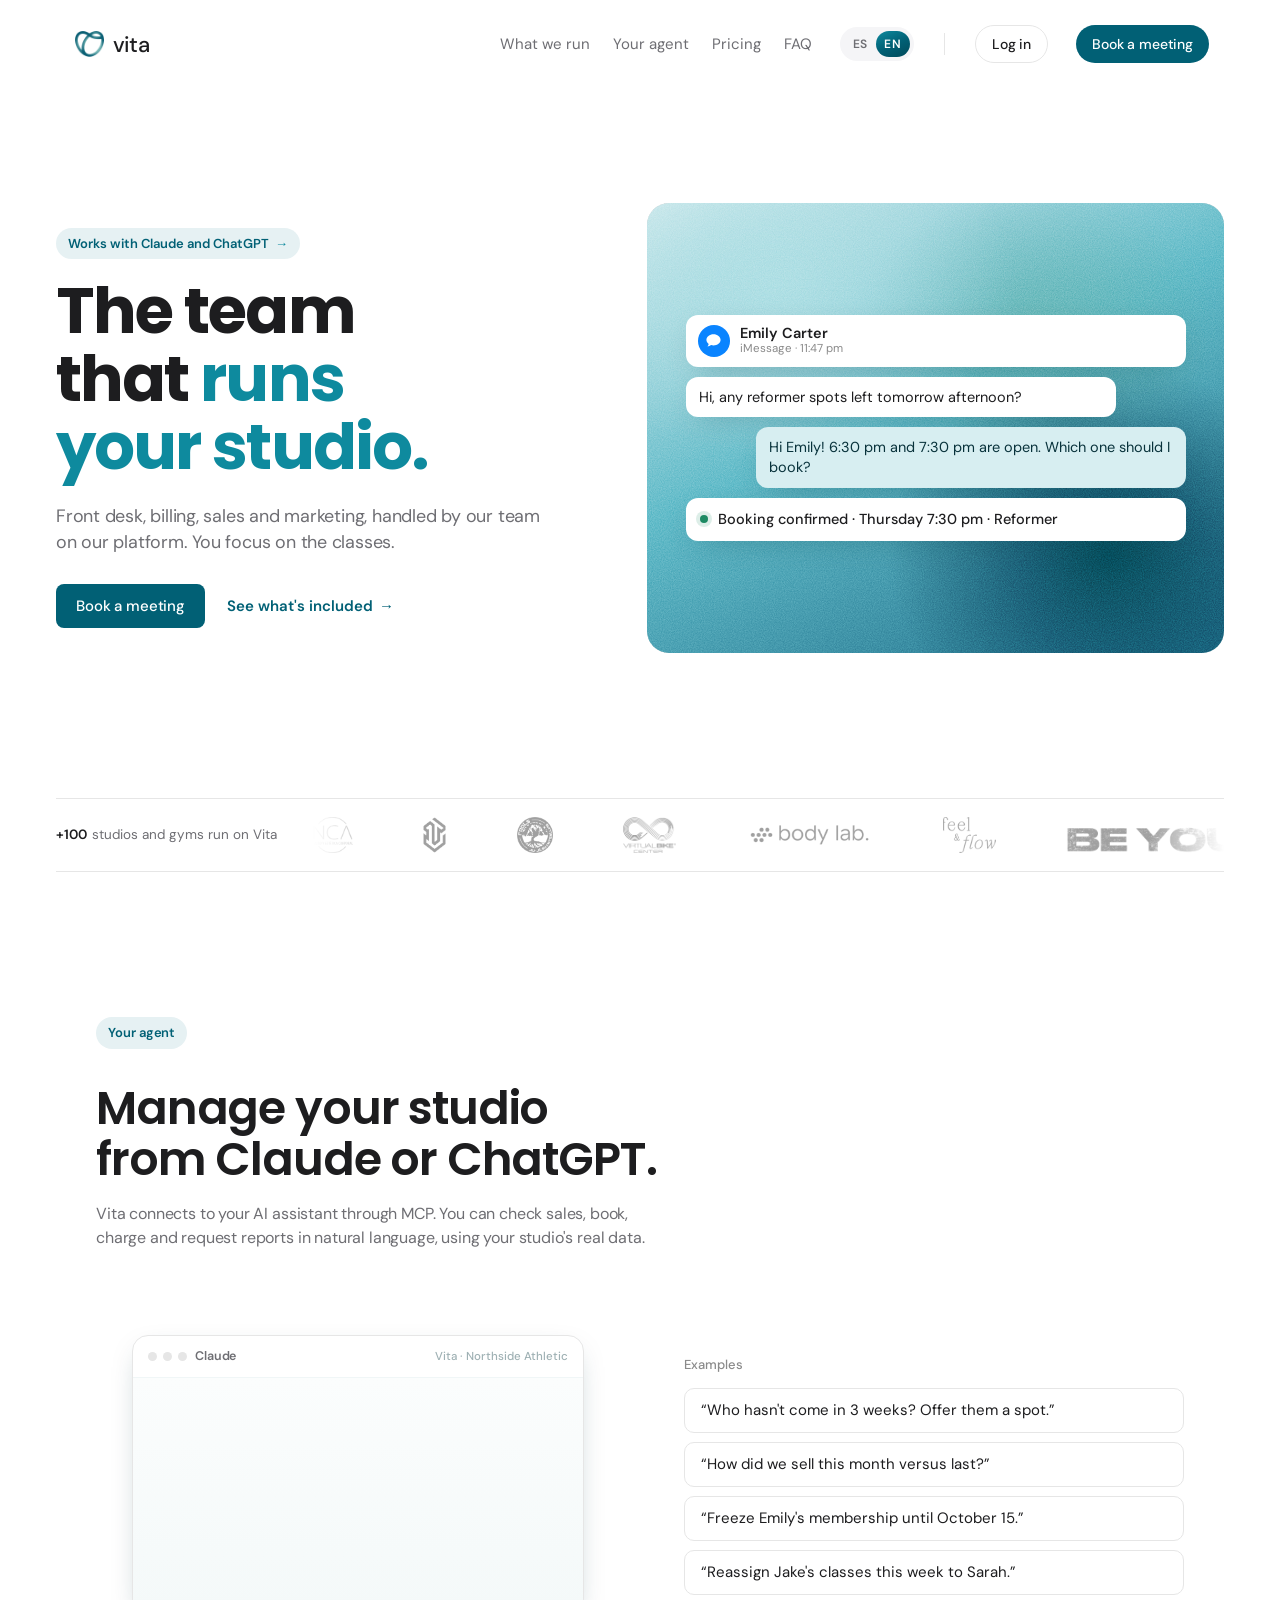
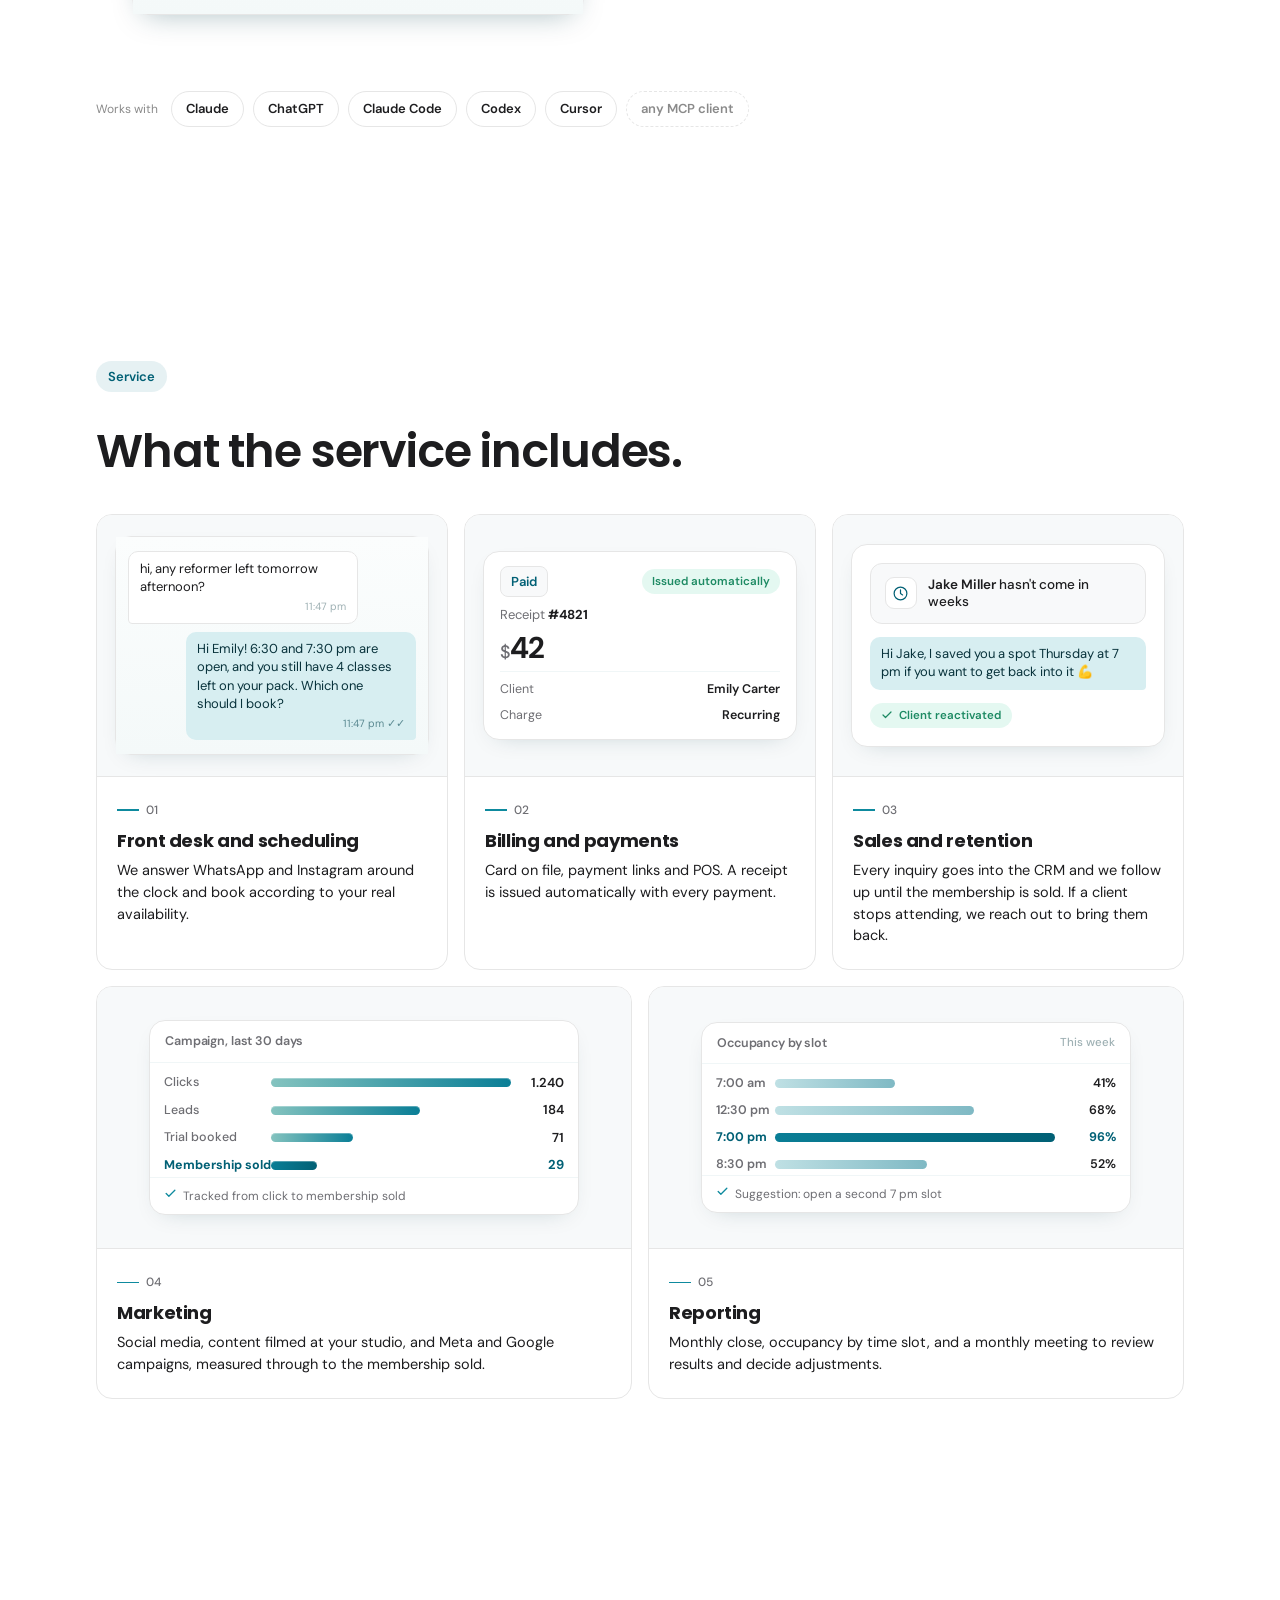
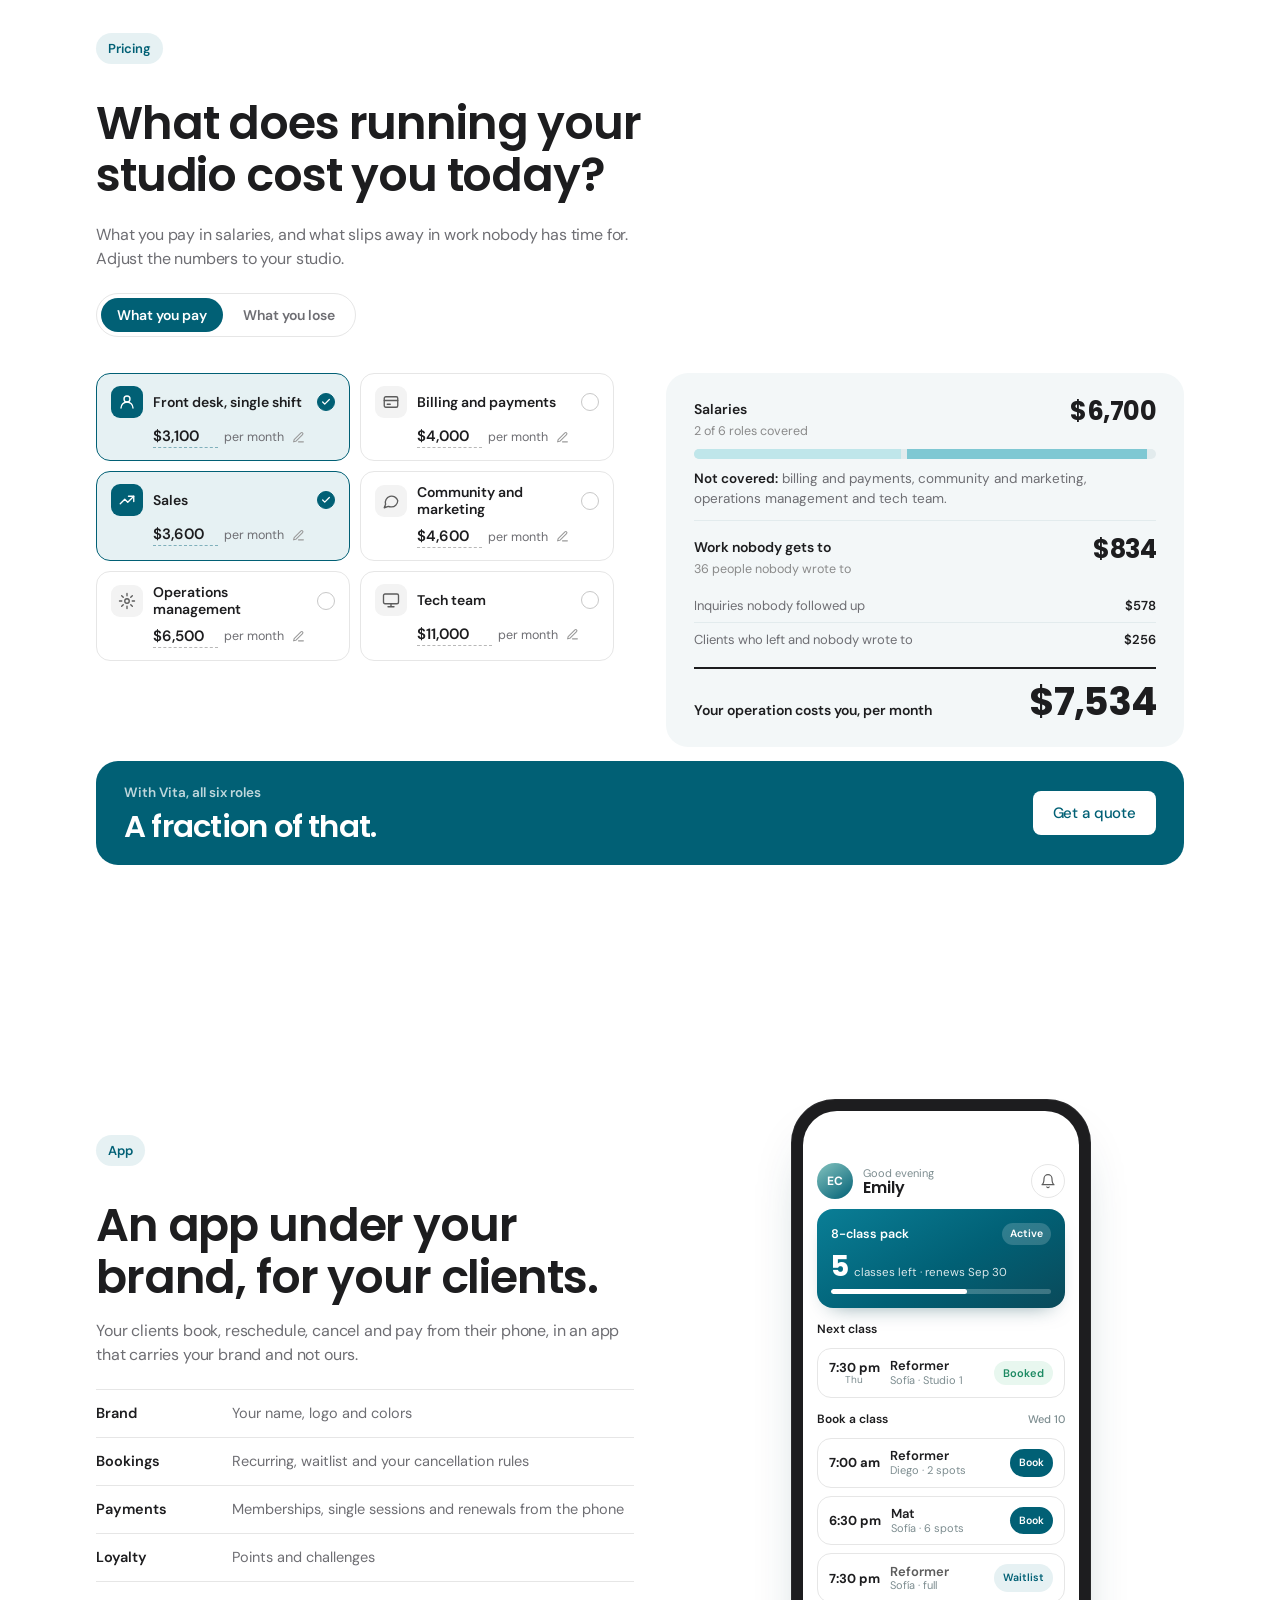
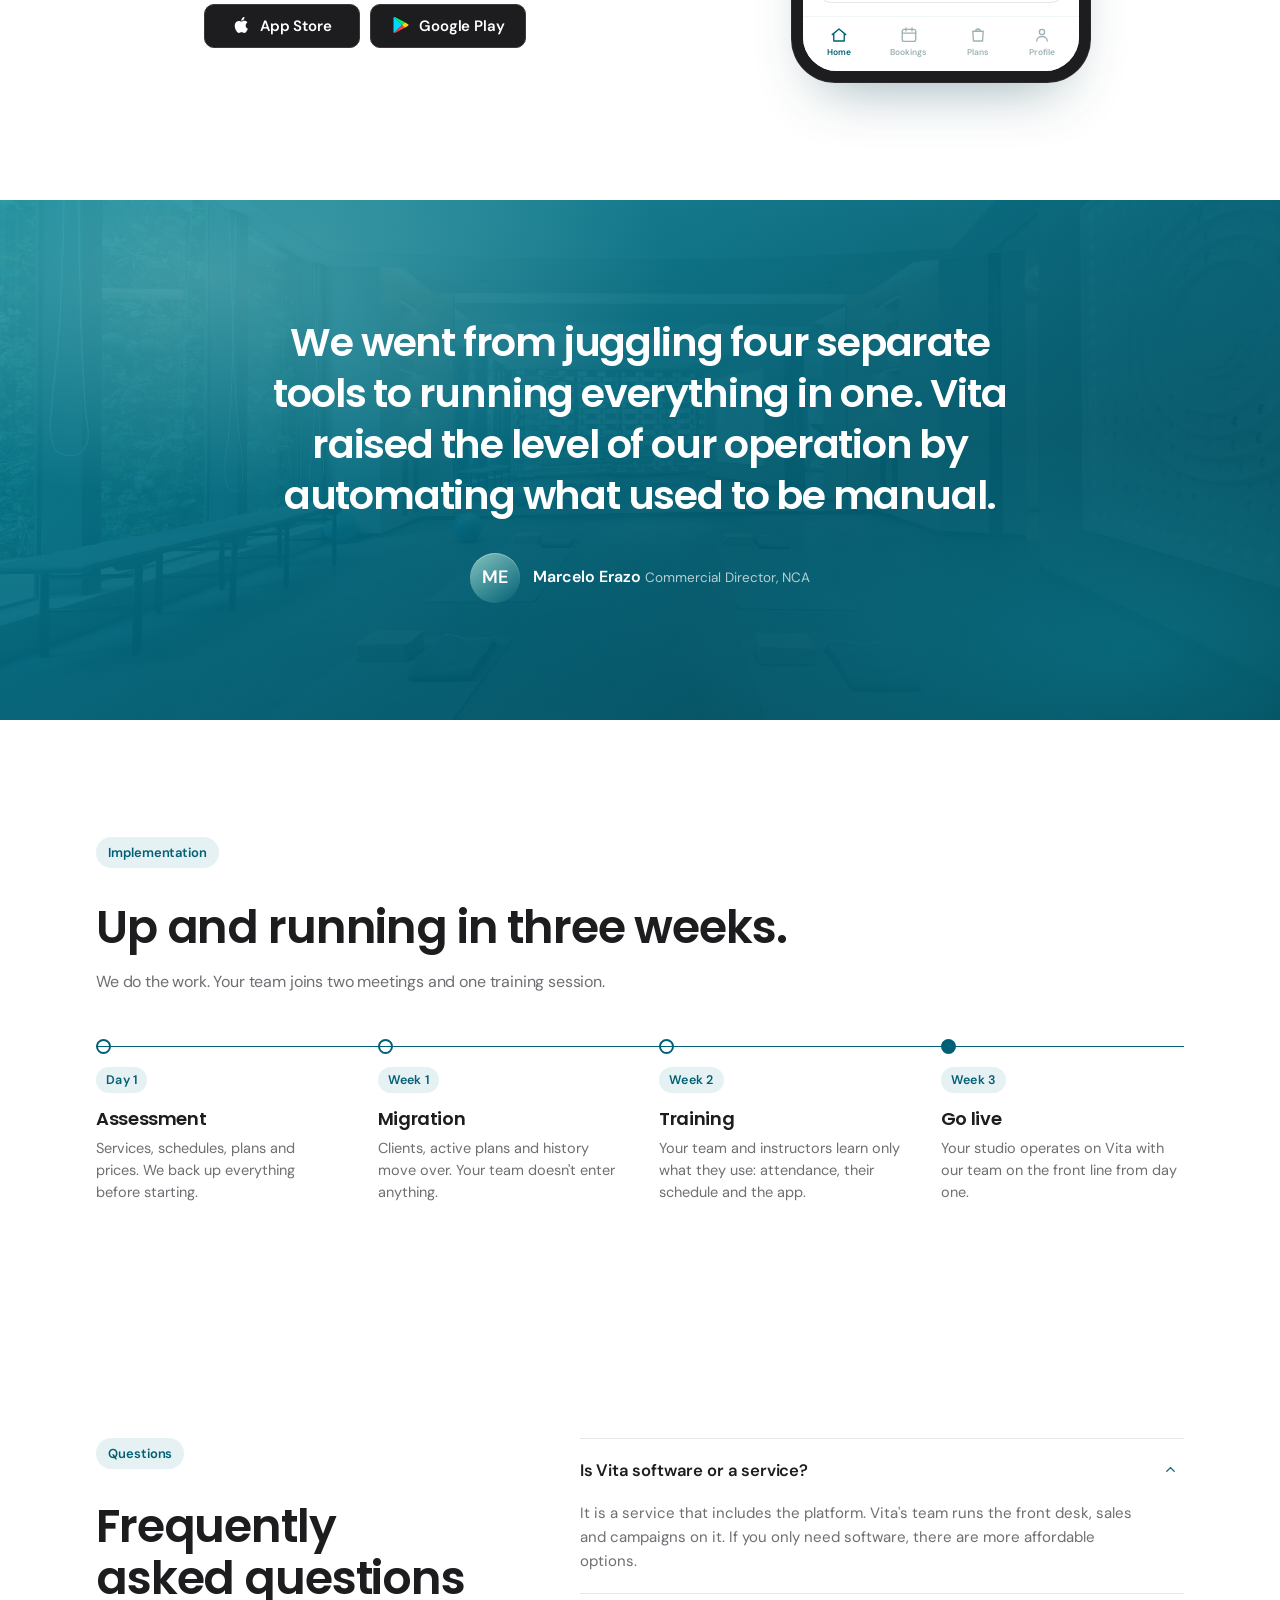
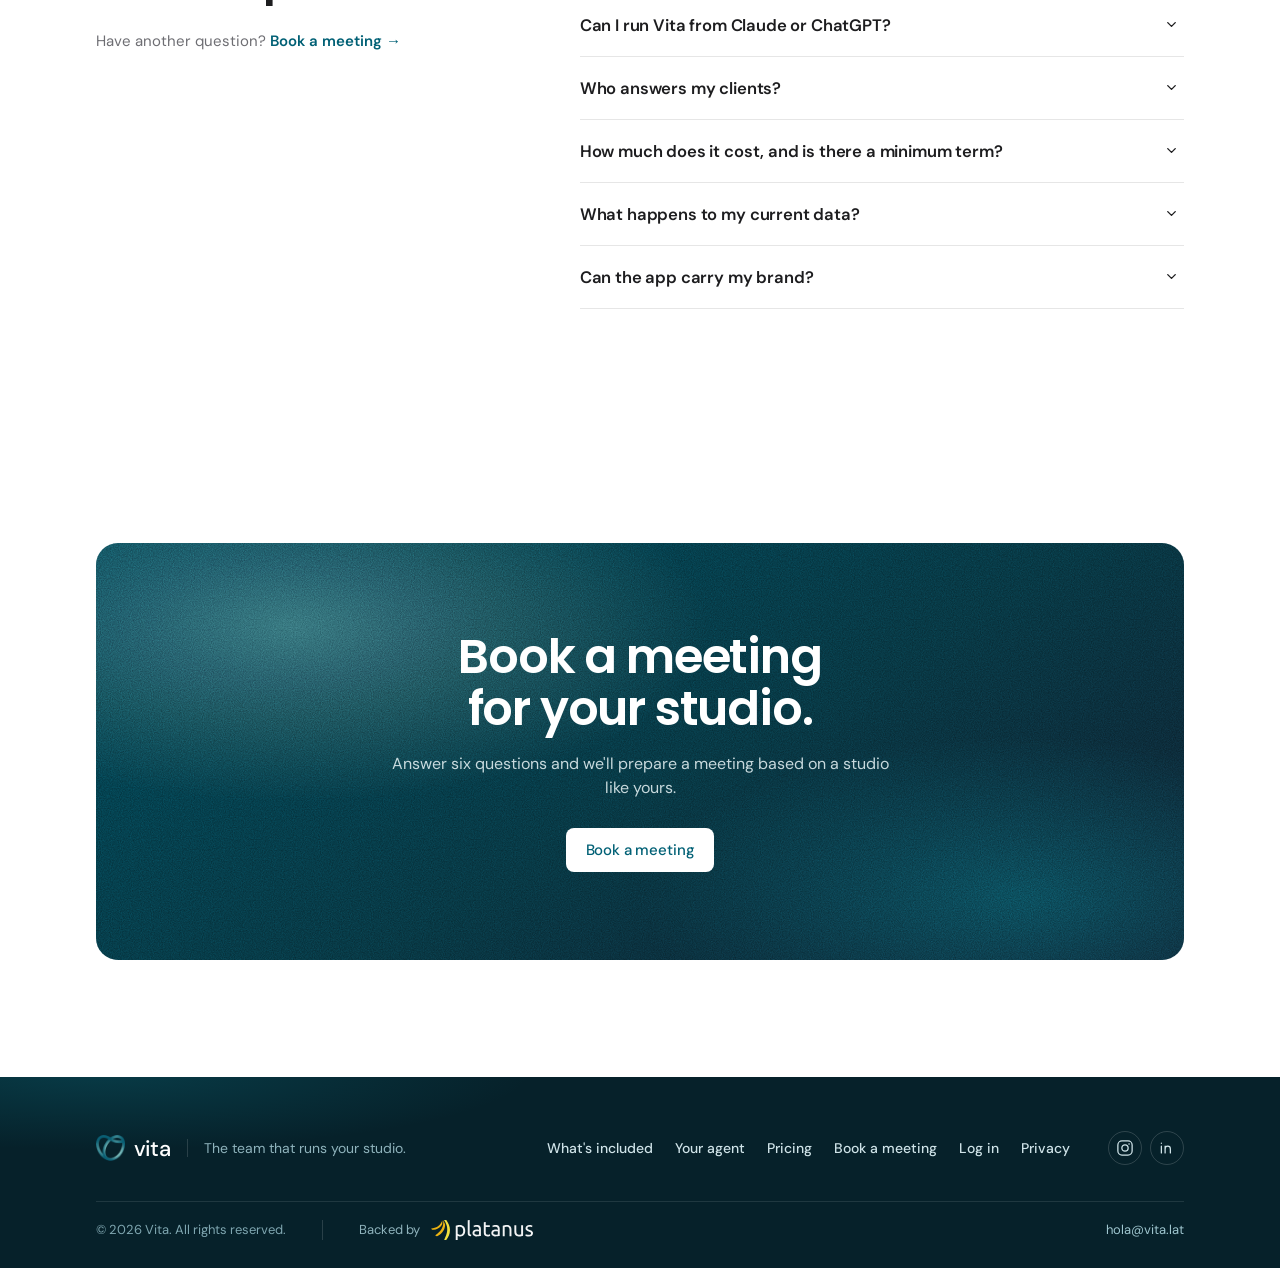
<file: v8/en/index.html>
<!DOCTYPE html>
<html lang="en">
<head><meta name="robots" content="noindex,nofollow">
<meta charset="UTF-8" />
<meta name="viewport" content="width=device-width, initial-scale=1.0" />
<title>Vita | The team that runs your gym or fitness studio</title>
<meta name="description" content="Vita runs your studio: front desk, sales, billing and marketing, with its own platform and team. More than 100 studios and gyms." />
<meta name="keywords" content="gym management software, fitness studio management software, pilates studio software, boutique fitness software, class booking system, gym CRM, recurring billing for gyms, front desk outsourcing for studios, white label gym app, MCP gym software, AI agent for studio management" />
<meta name="author" content="Vita" />
<meta name="robots" content="index, follow, max-image-preview:large, max-snippet:-1, max-video-preview:-1" />
<meta name="theme-color" content="#016075" />
<meta name="facebook-domain-verification" content="szf1qzio3mvfqdi8smbrzdylher6z8" />
<meta name="format-detection" content="telephone=no" />
<link rel="canonical" href="https://vita.lat/en/" />
<link rel="alternate" hreflang="es" href="https://vita.lat/" />
<link rel="alternate" hreflang="es-CL" href="https://vita.lat/" />
<link rel="alternate" hreflang="en" href="https://vita.lat/en/" />
<link rel="alternate" hreflang="x-default" href="https://vita.lat/en/" />

<meta property="og:type" content="website" />
<meta property="og:site_name" content="Vita" />
<meta property="og:locale" content="en_US" />
<meta property="og:url" content="https://vita.lat/en/" />
<meta property="og:title" content="Vita | The team that runs your gym or fitness studio" />
<meta property="og:description" content="Vita runs your studio: front desk, sales, billing and marketing, with its own platform and team. More than 100 studios and gyms." />
<meta property="og:image" content="https://vita.lat/assets/og-image.jpg" />
<meta property="og:image:width" content="1200" />
<meta property="og:image:height" content="630" />
<meta property="og:image:alt" content="Vita. The team that runs your studio." />
<meta name="twitter:card" content="summary_large_image" />
<meta name="twitter:title" content="Vita | The team that runs your gym or fitness studio" />
<meta name="twitter:description" content="Vita runs your studio: front desk, sales, billing and marketing, with its own platform and team. More than 100 studios and gyms." />
<meta name="twitter:image" content="https://vita.lat/assets/og-image.jpg" />

<link rel="icon" href="https://vita.lat/favicon.ico" sizes="48x48" />
<link rel="icon" href="../assets/icon-96.png" sizes="96x96" type="image/png" />
<link rel="icon" href="../assets/icon-192.png" sizes="192x192" type="image/png" />
<link rel="apple-touch-icon" href="../assets/apple-touch-icon.png" />
<link rel="manifest" href="https://vita.lat/site.webmanifest" />

<link rel="preload" as="font" type="font/woff2" href="../assets/fonts/dmsans-latin.woff2" crossorigin />
<link rel="preload" as="image" href="../assets/hero-mesh.webp" fetchpriority="high" />
<link rel="stylesheet" href="../assets/vita.css" />
<script src="../assets/pixel.js" defer></script>

<script type="application/ld+json">{"@context":"https://schema.org","@graph":[{"@type":"Organization","@id":"https://vita.lat/#organization","name":"Vita","url":"https://vita.lat/","logo":{"@type":"ImageObject","url":"https://vita.lat/assets/icon-512.png","width":512,"height":512},"description":"Vita runs your studio: front desk, sales, billing and marketing, with its own platform and team. More than 100 studios and gyms.","email":"hola@vita.lat","areaServed":[{"@type":"Country","name":"United States"},{"@type":"Country","name":"Chile"},{"@type":"Place","name":"Latin America"}],"sameAs":["https://www.instagram.com/vita_software/","https://www.linkedin.com/company/usevita"]},{"@type":"WebSite","@id":"https://vita.lat/#website","url":"https://vita.lat/","name":"Vita","inLanguage":"en","publisher":{"@id":"https://vita.lat/#organization"}},{"@type":"SoftwareApplication","@id":"https://vita.lat/#software","name":"Vita","applicationCategory":"BusinessApplication","operatingSystem":"Web, iOS, Android","url":"https://vita.lat/en/","inLanguage":"en","description":"Vita runs your studio: front desk, sales, billing and marketing, with its own platform and team. More than 100 studios and gyms.","provider":{"@id":"https://vita.lat/#organization"},"featureList":["Online scheduling and bookings","Recurring billing and payment links","Automatic receipts","Instagram and WhatsApp front desk","CRM with Meta and Google campaigns","Loyalty and rewards","Reporting and targets per location","White-label client app","MCP connection for Claude and ChatGPT"],"offers":{"@type":"Offer","priceCurrency":"USD","availability":"https://schema.org/InStock","url":"https://vita.lat/#agenda"}}]}</script>
<script type="application/ld+json">{"@context":"https://schema.org","@type":"FAQPage","mainEntity":[{"@type":"Question","name":"Is Vita software or a service?","acceptedAnswer":{"@type":"Answer","text":"It is a service that includes the platform. Vita's team runs the front desk, sales and campaigns on it. If you only need software, there are more affordable options."}},{"@type":"Question","name":"Can I run Vita from Claude or ChatGPT?","acceptedAnswer":{"@type":"Answer","text":"Yes. We connect your assistant during implementation, with your studio's permissions. Every action is logged."}},{"@type":"Question","name":"Who answers my clients?","acceptedAnswer":{"@type":"Answer","text":"The automation answers routine inquiries. When a question comes up that we can't answer, Vita messages you on WhatsApp so you can reply to that client. You define the tone."}},{"@type":"Question","name":"How much does it cost, and is there a minimum term?","acceptedAnswer":{"@type":"Answer","text":"Pricing depends on studio size and how much of the operation you delegate, with no per-user fee. The contract is monthly, with no minimum term. Your data is yours and can be exported."}},{"@type":"Question","name":"What happens to my current data?","acceptedAnswer":{"@type":"Answer","text":"We back up all your data and handle the migration: clients, classes, active plans and history."}},{"@type":"Question","name":"Can the app carry my brand?","acceptedAnswer":{"@type":"Answer","text":"Yes. It ships under your name, logo and colors on the App Store and Google Play."}}]}</script>
</head>
<body>
<!-- ===================== NAV ===================== -->
<a class="skip-link" href="#main">Skip to content</a>
<header class="nav" id="nav">
  <div class="wrap">
    <div class="nav-inner">
    <a href="#top" class="brand" aria-label="Vita"><img class="mark" src="../assets/vita-mark.webp" width="26" height="24" alt="" aria-hidden="true" /><span class="wordmark">vita</span></a>
    <nav class="nav-links" aria-label="Main">
      <a href="#equipo" class="lnk">What we run</a>
      <a href="#agente" class="lnk">Your agent</a>
      <a href="#cuenta" class="lnk">Pricing</a>
      <a href="#faq" class="lnk">FAQ</a>
      <span class="nav-lang" role="group" aria-label="Language">
        <a href="../" hreflang="es">ES</a>
        <a href="../en/" class="on" hreflang="en">EN</a>
      </span>
    </nav>
    <div class="lang" role="group" aria-label="Language">
      <a href="../" hreflang="es">ES</a>
      <a href="../en/" class="on" hreflang="en">EN</a>
    </div>
    <span class="nav-gap" aria-hidden="true"></span>
    <a href="https://app.vita.lat" class="btn btn-ghost nav-login">Log in</a>
    <a href="#agenda" data-demo class="btn btn-primary nav-cta">Book a meeting</a>
    <button class="menu-btn" id="menuBtn" aria-label="Menu" aria-expanded="false"><span></span><span></span><span></span></button>
    </div>
  </div>
</header>

<main id="main">

<!-- ===================== HERO ===================== -->
<section class="hero" id="top">
  <div class="wrap">
    <div class="hero-grid">
      <div class="hero-copy">
        <a href="#agente" class="hero-link reveal"><span>Works with Claude and ChatGPT</span><span class="arr" aria-hidden="true">&rarr;</span></a>
        <h1 class="display reveal">The team that <span class='accent'>runs your studio.</span></h1>
        <p class="subhead reveal">Front desk, billing, sales and marketing, handled by our team on our platform. You focus on the classes.</p>
        <div class="hero-cta reveal">
          <a href="#agenda" data-demo class="btn btn-primary">Book a meeting</a>
          <a href="#equipo" class="hero-alt">See what's included <span class='arr'>&rarr;</span></a>
        </div>
      </div>
      <div class="hero-visual reveal">
        <div class="grain-box hero-canvas">
          <div class="story" id="story" data-rotate aria-hidden="true">
            <div class="scene ">
              <div class="sc-head"><span class="sc-ch sc-wa"><svg viewBox='0 0 24 24' fill='currentColor'><path d='M12 3C6.5 3 2 6.6 2 11c0 2.3 1.2 4.4 3.2 5.9-.2 1.3-.8 2.6-1.7 3.6 1.9-.2 3.7-.9 5.1-2 1.1.3 2.2.5 3.4.5 5.5 0 10-3.6 10-8S17.5 3 12 3z'/></svg></span><span class="sc-who"><b>Emily Carter</b><small>iMessage · 11:47 pm</small></span></div>
              <p class="sc-msg">Hi, any reformer spots left tomorrow afternoon?</p>
              <p class="sc-msg sc-out">Hi Emily! 6:30 pm and 7:30 pm are open. Which one should I book?</p>
              <div class="sc-line"><span class="sc-dot"></span><span>Booking confirmed · Thursday 7:30 pm · Reformer</span></div>
            </div>
            <div class="scene ">
              <div class="sc-head"><span class="sc-ch sc-ig"><svg viewBox="0 0 24 24" fill="none" stroke="currentColor" stroke-width="2" stroke-linecap="round" stroke-linejoin="round"><rect x="3" y="3" width="18" height="18" rx="5"/><circle cx="12" cy="12" r="4"/><circle cx="17.5" cy="6.5" r="1" fill="currentColor" stroke="none"/></svg></span><span class="sc-who"><b>sofi.martinez</b><small>Instagram · 9:12 am</small></span></div>
              <p class="sc-msg">How much is the 8-class pack?</p>
              <p class="sc-msg sc-out">Hi Sofia, $89 a month. Here is the payment link, you will be all set 👇</p>
              <div class="sc-line"><span class="sc-dot"></span><span>Membership paid · Receipt sent</span></div>
            </div>
            <div class="scene ">
              <div class="sc-head"><span class="sc-ch sc-ph"><svg viewBox="0 0 24 24" fill="none" stroke="currentColor" stroke-width="2" stroke-linecap="round" stroke-linejoin="round"><path d="M22 16.9v3a2 2 0 0 1-2.2 2 19.8 19.8 0 0 1-8.6-3.1 19.5 19.5 0 0 1-6-6A19.8 19.8 0 0 1 2.1 4.2 2 2 0 0 1 4.1 2h3a2 2 0 0 1 2 1.7c.1.9.4 1.8.7 2.7a2 2 0 0 1-.5 2.1L8.1 9.8a16 16 0 0 0 6 6l1.3-1.3a2 2 0 0 1 2.1-.4c.9.3 1.8.6 2.7.7a2 2 0 0 1 1.8 2z"/></svg></span><span class="sc-who"><b>+56 9 8123 4567</b><small>Missed call · 1:05 pm</small></span></div>
              
              <p class="sc-msg sc-out">Hi Diego, we saw your call. Should I book your assessment on Wednesday at 10 am?</p>
              <div class="sc-line"><span class="sc-dot"></span><span>Assessment booked · Wednesday 10:00 am</span></div>
            </div>
            <div class="scene ">
              <div class="sc-head"><span class="sc-ch sc-ms"><svg viewBox="0 0 24 24" fill="currentColor"><path d="M12 2C6.5 2 2 6.1 2 11.3c0 2.9 1.4 5.5 3.7 7.2V22l3.4-1.9c.9.3 1.9.4 2.9.4 5.5 0 10-4.1 10-9.2S17.5 2 12 2zm1 12.4l-2.6-2.7-5 2.7 5.5-5.8 2.6 2.7 4.9-2.7-5.4 5.8z"/></svg></span><span class="sc-who"><b>Valentina Ruiz</b><small>Messenger · 6:40 pm</small></span></div>
              <p class="sc-msg">Hi! Do you have boxing classes for beginners?</p>
              <p class="sc-msg sc-out">Yes, Tuesdays and Thursdays at 7 pm. Should I book you a trial class?</p>
              <div class="sc-line"><span class="sc-dot"></span><span>Trial class booked · Tuesday 7 pm</span></div>
            </div>
            <div class="scene sc-win">
              <div class="sc-head"><span class="sc-ch"><svg viewBox="0 0 24 24" fill="currentColor"><path d="M12 21s-7-4.6-9.3-8.6C.9 9.2 2.6 5.5 6.2 5.1c1.9-.2 3.7.8 4.8 2.3 1.1-1.5 2.9-2.5 4.8-2.3 3.6.4 5.3 4.1 3.5 7.3C19 16.4 12 21 12 21z"/></svg></span><span class="sc-who"><b>Diego Soto</b><small>Active plan · No visits in 5 weeks</small></span></div>
              <p class="sc-note"><span class="sc-note-ic"><svg viewBox="0 0 24 24" fill="none" stroke="currentColor" stroke-width="2" stroke-linecap="round" stroke-linejoin="round"><path d="M3 3v18h18"/><path d="m7 15 4-4 3 3 5-6"/></svg></span><span>History: trained Thursdays at 7 pm, 3 times a week</span></p>
              <p class="sc-msg sc-out">Hi Diego, I saved you a spot this Thursday at 7 pm if you want to get back into it 💪</p>
              <div class="sc-line"><span class="sc-dot"></span><span>Booked Thursday · Client came back</span></div>
            </div>
          </div>
        </div>
      </div>
    </div>
  </div>
  <div class="hero-logos reveal">
    <div class="wrap">
      <div class="logo-bar">
        <span class="ls-label"><b>+100</b> <span>studios and gyms run on Vita</span></span>
        <div class="marquee-mask">
          <div class="marquee-track">
            <span class="logo-item tall"><img src="../assets/logos/nca.webp" width="110" height="99" alt="NCA" loading="lazy" decoding="async" /></span>
            <span class="logo-item tall"><img src="../assets/logos/habana.webp" width="68" height="105" alt="Habana Boxing" loading="lazy" decoding="async" /></span>
            <span class="logo-item tall"><img src="../assets/logos/roots.webp" width="110" height="110" alt="Roots" loading="lazy" decoding="async" /></span>
            <span class="logo-item tall"><img src="../assets/logos/virtualbike.webp" width="110" height="75" alt="Virtual Bike" loading="lazy" decoding="async" /></span>
            <span class="logo-item"><img src="../assets/logos/bodylab.webp" width="91" height="20" alt="body lab." loading="lazy" decoding="async" /></span>
            <span class="logo-item tall"><img src="../assets/logos/feelflow.webp" width="70" height="48" alt="feel &amp; flow" loading="lazy" decoding="async" /></span>
            <span class="logo-item tall"><img src="../assets/logos/beyou.webp" width="220" height="43" alt="BE YOU" loading="lazy" decoding="async" /></span>
            <span class="logo-item tall"><img src="../assets/logos/rcw.webp" width="187" height="64" alt="RCW" loading="lazy" decoding="async" /></span>
            <span class="logo-item tall" aria-hidden="true"><img src="../assets/logos/nca.webp" width="110" height="99" alt="" loading="lazy" decoding="async" /></span>
            <span class="logo-item tall" aria-hidden="true"><img src="../assets/logos/habana.webp" width="68" height="105" alt="" loading="lazy" decoding="async" /></span>
            <span class="logo-item tall" aria-hidden="true"><img src="../assets/logos/roots.webp" width="110" height="110" alt="" loading="lazy" decoding="async" /></span>
            <span class="logo-item tall" aria-hidden="true"><img src="../assets/logos/virtualbike.webp" width="110" height="75" alt="" loading="lazy" decoding="async" /></span>
            <span class="logo-item" aria-hidden="true"><img src="../assets/logos/bodylab.webp" width="91" height="20" alt="" loading="lazy" decoding="async" /></span>
            <span class="logo-item tall" aria-hidden="true"><img src="../assets/logos/feelflow.webp" width="70" height="48" alt="" loading="lazy" decoding="async" /></span>
            <span class="logo-item tall" aria-hidden="true"><img src="../assets/logos/beyou.webp" width="220" height="43" alt="" loading="lazy" decoding="async" /></span>
            <span class="logo-item tall" aria-hidden="true"><img src="../assets/logos/rcw.webp" width="187" height="64" alt="" loading="lazy" decoding="async" /></span>
          </div>
        </div>
      </div>
    </div>
  </div>
</section>
<!-- ===================== YOUR AGENT (MCP) ===================== -->
<section class="block agent-block" id="agente">
  <div class="wrap">
    <div class="sec-head reveal">
      <span class="pill-label">Your agent</span>
      <h2 class="h2">Manage your studio from Claude or ChatGPT.</h2>
      <p class="sec-sub">Vita connects to your AI assistant through MCP. You can check sales, book, charge and request reports in natural language, using your studio's real data.</p>
    </div>
    <div class="agent-grid">
      <div class="agent-visual reveal">
        <div class="mock agent-mock">
          <div class="mock-bar"><span class="dots" aria-hidden="true"><i></i><i></i><i></i></span><span class="mb-title">Claude</span><span class="mb-right">Vita · Northside Athletic</span></div>
          <div class="chat-body agent-body" id="agentStory" data-rotate>
            <div class="scene">
              <div class="bub out"><span>Who has an active membership but hasn't come in 3 weeks? Offer them a spot on Thursday.</span></div>
              <div class="agent-tools" aria-label="Acciones"><span class="agent-tool"><i></i>search_patients</span><span class="agent-tool"><i></i>list_appointments</span><span class="agent-tool"><i></i>send_message</span></div>
              <div class="bub in"><span>12 people with an active membership and no bookings since August 25. I messaged each one with a spot Thursday at 7 pm. <b>3 already booked.</b></span></div>
            </div>
            <div class="scene">
              <div class="bub out"><span>How did we sell this month versus last?</span></div>
              <div class="agent-tools" aria-label="Acciones"><span class="agent-tool"><i></i>metrics_revenue</span><span class="agent-tool"><i></i>compare_periods</span></div>
              <div class="bub in"><span>$38,400 this month, <b>+12% over August</b>. The growth comes from 8-class packs: 31 sold versus 22.</span></div>
            </div>
            <div class="scene">
              <div class="bub out"><span>Freeze Emily's membership until October 15.</span></div>
              <div class="agent-tools" aria-label="Acciones"><span class="agent-tool"><i></i>search_patients</span><span class="agent-tool"><i></i>freeze_plan_purchase</span></div>
              <div class="bub in"><span>Done. Emily Carter's membership is frozen until October 15 and <b>now expires December 2</b>. I let her know by text.</span></div>
            </div>
            <div class="scene">
              <div class="bub out"><span>Reassign Jake's classes this week to Sarah.</span></div>
              <div class="agent-tools" aria-label="Acciones"><span class="agent-tool"><i></i>list_doctor_hours</span><span class="agent-tool"><i></i>reassign_doctor_hours</span><span class="agent-tool"><i></i>send_message</span></div>
              <div class="bub in"><span>6 classes reassigned to Sarah, Tuesday through Saturday. <b>I notified the 41 enrolled members.</b></span></div>
            </div>
          </div>
        </div>
      </div>
      <div class="agent-asks reveal">
        <p class="asks-title">Examples</p>
        <ul class="asks" id="agentAsks">
          <li class="ask">Who hasn't come in 3 weeks? Offer them a spot.</li>
          <li class="ask">How did we sell this month versus last?</li>
          <li class="ask">Freeze Emily's membership until October 15.</li>
          <li class="ask">Reassign Jake's classes this week to Sarah.</li>
        </ul>
      </div>
    </div>
    <div class="works reveal">
      <span class="works-label">Works with</span>
      <span class="wk">Claude</span><span class="wk">ChatGPT</span><span class="wk">Claude Code</span><span class="wk">Codex</span><span class="wk">Cursor</span><span class="wk wk-any">any MCP client</span>
    </div>
  </div>
</section>

<!-- ===================== WHAT WE RUN ===================== -->
<section class="block" id="equipo">
  <div class="wrap">
    <div class="sec-head reveal">
      <span class="pill-label">Service</span>
      <h2 class="h2">What the service includes.</h2>
    </div>

    <div class="svc-grid">
      <article class="svc-card reveal">
        <div class="svc-visual">
          <div class="mock">
            <div class="chat-body">
              <div class="bub in"><span>hi, any reformer left tomorrow afternoon?</span><span class="ts">11:47 pm</span></div>
              <div class="bub out"><span>Hi Emily! 6:30 and 7:30 pm are open, and you still have 4 classes left on your pack. Which one should I book?</span><span class="ts">11:47 pm ✓✓</span></div>
            </div>
          </div>
        </div>
        <div class="svc-copy">
          <span class="act-step">01</span>
          <h3>Front desk and scheduling</h3>
          <p class="desc">We answer WhatsApp and Instagram around the clock and book according to your real availability.</p>
        </div>
      </article>
      <article class="svc-card reveal">
        <div class="svc-visual">
          <div class="mock inv">
            <div class="inv-top">
              <span class="inv-sii"><span>Paid</span></span>
              <span class="inv-emit">Issued automatically</span>
            </div>
            <div class="inv-no"><span>Receipt</span> <b>#4821</b></div>
            <div class="inv-amt"><span>$</span>42</div>
            <div class="inv-div"></div>
            <div class="inv-meta"><span>Client</span><b>Emily Carter</b></div>
            <div class="inv-meta"><span>Charge</span><b>Recurring</b></div>
          </div>
        </div>
        <div class="svc-copy">
          <span class="act-step">02</span>
          <h3>Billing and payments</h3>
          <p class="desc">Card on file, payment links and POS. A receipt is issued automatically with every payment.</p>
        </div>
      </article>
      <article class="svc-card reveal">
        <div class="svc-visual">
          <div class="mock wb">
            <div class="wb-alert">
              <div class="wa-ic"><svg viewBox="0 0 24 24" fill="none" stroke="currentColor" stroke-linecap="round" stroke-linejoin="round"><circle cx="12" cy="12" r="9"/><path d="M12 7v5l3 2"/></svg></div>
              <div class="wt"><b>Jake Miller</b> <span>hasn't come in weeks</span></div>
            </div>
            <div class="bub out" style="max-width:100%;align-self:stretch"><span>Hi Jake, I saved you a spot Thursday at 7 pm if you want to get back into it 💪</span></div>
            <span class="wb-tag"><svg width="12" height="12" viewBox="0 0 24 24" fill="none" stroke="currentColor" stroke-width="2.4" stroke-linecap="round" stroke-linejoin="round"><path d="M20 6 9 17l-5-5"/></svg><span>Client reactivated</span></span>
          </div>
        </div>
        <div class="svc-copy">
          <span class="act-step">03</span>
          <h3>Sales and retention</h3>
          <p class="desc">Every inquiry goes into the CRM and we follow up until the membership is sold. If a client stops attending, we reach out to bring them back.</p>
        </div>
      </article>
      <article class="svc-card reveal">
        <div class="svc-visual">
          <div class="mock">
            <div class="mock-bar"><span class="mb-title">Campaign, last 30 days</span></div>
            <div class="funnel">
              <div class="fn-row"><span class="fn-k">Clicks</span><span class="fn-bar" style="--w:100%"></span><span class="fn-v">1.240</span></div>
              <div class="fn-row"><span class="fn-k">Leads</span><span class="fn-bar" style="--w:62%"></span><span class="fn-v">184</span></div>
              <div class="fn-row"><span class="fn-k">Trial booked</span><span class="fn-bar" style="--w:34%"></span><span class="fn-v">71</span></div>
              <div class="fn-row is-end"><span class="fn-k">Membership sold</span><span class="fn-bar" style="--w:19%"></span><span class="fn-v">29</span></div>
            </div>
            <div class="mock-foot"><span class="ck" aria-hidden="true"><svg width="13" height="13" viewBox="0 0 24 24" fill="none" stroke="currentColor" stroke-width="2.4" stroke-linecap="round" stroke-linejoin="round"><path d="M20 6 9 17l-5-5"/></svg></span><span>Tracked from click to membership sold</span></div>
          </div>
        </div>
        <div class="svc-copy">
          <span class="act-step">04</span>
          <h3>Marketing</h3>
          <p class="desc">Social media, content filmed at your studio, and Meta and Google campaigns, measured through to the membership sold.</p>
        </div>
      </article>
      <article class="svc-card reveal">
        <div class="svc-visual">
          <div class="mock">
            <div class="mock-bar"><span class="mb-title">Occupancy by slot</span><span class="mb-right">This week</span></div>
            <div class="occ">
              <div class="occ-row"><span class="occ-k">7:00 am</span><span class="occ-bar" style="--w:41%"></span><span class="occ-v">41%</span></div>
              <div class="occ-row"><span class="occ-k">12:30 pm</span><span class="occ-bar" style="--w:68%"></span><span class="occ-v">68%</span></div>
              <div class="occ-row is-hot"><span class="occ-k">7:00 pm</span><span class="occ-bar" style="--w:96%"></span><span class="occ-v">96%</span></div>
              <div class="occ-row"><span class="occ-k">8:30 pm</span><span class="occ-bar" style="--w:52%"></span><span class="occ-v">52%</span></div>
            </div>
            <div class="mock-foot"><span class="ck" aria-hidden="true"><svg width="13" height="13" viewBox="0 0 24 24" fill="none" stroke="currentColor" stroke-width="2.4" stroke-linecap="round" stroke-linejoin="round"><path d="M20 6 9 17l-5-5"/></svg></span><span>Suggestion: open a second 7 pm slot</span></div>
          </div>
        </div>
        <div class="svc-copy">
          <span class="act-step">05</span>
          <h3>Reporting</h3>
          <p class="desc">Monthly close, occupancy by time slot, and a monthly meeting to review results and decide adjustments.</p>
        </div>
      </article>
    </div>
  </div>
</section>


<!-- ===================== THE MATH ===================== -->
<section class="block" id="cuenta">
  <div class="wrap">
    <div class="sec-head reveal">
      <span class="pill-label">Pricing</span>
      <h2 class="h2">What does running your studio cost you today?</h2>
      <p class="sec-sub">What you pay in salaries, and what slips away in work nobody has time for. Adjust the numbers to your studio.</p>
      <div class="calc-tabs" role="tablist" aria-label="Calculadora">
        <button type="button" class="calc-tab on" role="tab" aria-selected="true" data-tab="pay">What you pay</button>
        <button type="button" class="calc-tab" role="tab" aria-selected="false" data-tab="lose">What you lose</button>
      </div>
    </div>
    <div class="calc reveal" id="calc">
      <div class="calc-left">
        <div class="calc-pane" data-pane="pay">
      <div class="calc-roles">
        <div class="role-card on" data-id="front" data-clp="480000" data-usd="3100">
          <button type="button" class="rb-toggle" aria-pressed="true">
            <span class="rb-ic"><svg viewBox="0 0 24 24" fill="none" stroke="currentColor" stroke-width="1.8" stroke-linecap="round" stroke-linejoin="round" aria-hidden="true"><path d="M4 20a8 8 0 0 1 16 0"/><circle cx="12" cy="8" r="4"/></svg></span>
            <span class="rb-label">Front desk, single shift</span>
            <span class="rb-check" aria-hidden="true"><svg viewBox="0 0 24 24" fill="none" stroke="currentColor" stroke-width="3" stroke-linecap="round" stroke-linejoin="round"><path d="M20 6 9 17l-5-5"/></svg></span>
          </button>
          <label class="rb-price"><input class="rb-input" type="text" inputmode="numeric" autocomplete="off" aria-label="Sueldo mensual" /><span>per month</span><svg class="pen" viewBox="0 0 24 24" fill="none" stroke="currentColor" stroke-width="2" stroke-linecap="round" stroke-linejoin="round" aria-hidden="true"><path d="M12 20h9"/><path d="M16.5 3.5a2.1 2.1 0 0 1 3 3L7 19l-4 1 1-4z"/></svg></label>
        </div>
        <div class="role-card" data-id="bill" data-clp="700000" data-usd="4000">
          <button type="button" class="rb-toggle" aria-pressed="false">
            <span class="rb-ic"><svg viewBox="0 0 24 24" fill="none" stroke="currentColor" stroke-width="1.8" stroke-linecap="round" stroke-linejoin="round" aria-hidden="true"><rect x="3" y="5" width="18" height="14" rx="2"/><path d="M3 10h18M7 15h4"/></svg></span>
            <span class="rb-label">Billing and payments</span>
            <span class="rb-check" aria-hidden="true"><svg viewBox="0 0 24 24" fill="none" stroke="currentColor" stroke-width="3" stroke-linecap="round" stroke-linejoin="round"><path d="M20 6 9 17l-5-5"/></svg></span>
          </button>
          <label class="rb-price"><input class="rb-input" type="text" inputmode="numeric" autocomplete="off" aria-label="Sueldo mensual" /><span>per month</span><svg class="pen" viewBox="0 0 24 24" fill="none" stroke="currentColor" stroke-width="2" stroke-linecap="round" stroke-linejoin="round" aria-hidden="true"><path d="M12 20h9"/><path d="M16.5 3.5a2.1 2.1 0 0 1 3 3L7 19l-4 1 1-4z"/></svg></label>
        </div>
        <div class="role-card on" data-id="sales" data-clp="700000" data-usd="3600">
          <button type="button" class="rb-toggle" aria-pressed="true">
            <span class="rb-ic"><svg viewBox="0 0 24 24" fill="none" stroke="currentColor" stroke-width="1.8" stroke-linecap="round" stroke-linejoin="round" aria-hidden="true"><path d="M3 17l6-6 4 4 8-8"/><path d="M14 7h7v7"/></svg></span>
            <span class="rb-label">Sales</span>
            <span class="rb-check" aria-hidden="true"><svg viewBox="0 0 24 24" fill="none" stroke="currentColor" stroke-width="3" stroke-linecap="round" stroke-linejoin="round"><path d="M20 6 9 17l-5-5"/></svg></span>
          </button>
          <label class="rb-price"><input class="rb-input" type="text" inputmode="numeric" autocomplete="off" aria-label="Sueldo mensual" /><span>per month</span><svg class="pen" viewBox="0 0 24 24" fill="none" stroke="currentColor" stroke-width="2" stroke-linecap="round" stroke-linejoin="round" aria-hidden="true"><path d="M12 20h9"/><path d="M16.5 3.5a2.1 2.1 0 0 1 3 3L7 19l-4 1 1-4z"/></svg></label>
        </div>
        <div class="role-card" data-id="comm" data-clp="611000" data-usd="4600">
          <button type="button" class="rb-toggle" aria-pressed="false">
            <span class="rb-ic"><svg viewBox="0 0 24 24" fill="none" stroke="currentColor" stroke-width="1.8" stroke-linecap="round" stroke-linejoin="round" aria-hidden="true"><path d="M21 11.5a8.4 8.4 0 0 1-9 8.4 8.6 8.6 0 0 1-3.5-.7L3 21l1.8-4.6A8.4 8.4 0 1 1 21 11.5z"/></svg></span>
            <span class="rb-label">Community and marketing</span>
            <span class="rb-check" aria-hidden="true"><svg viewBox="0 0 24 24" fill="none" stroke="currentColor" stroke-width="3" stroke-linecap="round" stroke-linejoin="round"><path d="M20 6 9 17l-5-5"/></svg></span>
          </button>
          <label class="rb-price"><input class="rb-input" type="text" inputmode="numeric" autocomplete="off" aria-label="Sueldo mensual" /><span>per month</span><svg class="pen" viewBox="0 0 24 24" fill="none" stroke="currentColor" stroke-width="2" stroke-linecap="round" stroke-linejoin="round" aria-hidden="true"><path d="M12 20h9"/><path d="M16.5 3.5a2.1 2.1 0 0 1 3 3L7 19l-4 1 1-4z"/></svg></label>
        </div>
        <div class="role-card" data-id="ops" data-clp="1500000" data-usd="6500">
          <button type="button" class="rb-toggle" aria-pressed="false">
            <span class="rb-ic"><svg viewBox="0 0 24 24" fill="none" stroke="currentColor" stroke-width="1.8" stroke-linecap="round" stroke-linejoin="round" aria-hidden="true"><circle cx="12" cy="12" r="3"/><path d="M12 2v3M12 19v3M2 12h3M19 12h3M4.9 4.9l2.1 2.1M17 17l2.1 2.1M4.9 19.1 7 17M17 7l2.1-2.1"/></svg></span>
            <span class="rb-label">Operations management</span>
            <span class="rb-check" aria-hidden="true"><svg viewBox="0 0 24 24" fill="none" stroke="currentColor" stroke-width="3" stroke-linecap="round" stroke-linejoin="round"><path d="M20 6 9 17l-5-5"/></svg></span>
          </button>
          <label class="rb-price"><input class="rb-input" type="text" inputmode="numeric" autocomplete="off" aria-label="Sueldo mensual" /><span>per month</span><svg class="pen" viewBox="0 0 24 24" fill="none" stroke="currentColor" stroke-width="2" stroke-linecap="round" stroke-linejoin="round" aria-hidden="true"><path d="M12 20h9"/><path d="M16.5 3.5a2.1 2.1 0 0 1 3 3L7 19l-4 1 1-4z"/></svg></label>
        </div>
        <div class="role-card" data-id="it" data-clp="1000000" data-usd="11000">
          <button type="button" class="rb-toggle" aria-pressed="false">
            <span class="rb-ic"><svg viewBox="0 0 24 24" fill="none" stroke="currentColor" stroke-width="1.8" stroke-linecap="round" stroke-linejoin="round" aria-hidden="true"><rect x="2" y="4" width="20" height="13" rx="2"/><path d="M8 21h8M12 17v4"/></svg></span>
            <span class="rb-label">Tech team</span>
            <span class="rb-check" aria-hidden="true"><svg viewBox="0 0 24 24" fill="none" stroke="currentColor" stroke-width="3" stroke-linecap="round" stroke-linejoin="round"><path d="M20 6 9 17l-5-5"/></svg></span>
          </button>
          <label class="rb-price"><input class="rb-input" type="text" inputmode="numeric" autocomplete="off" aria-label="Sueldo mensual" /><span>per month</span><svg class="pen" viewBox="0 0 24 24" fill="none" stroke="currentColor" stroke-width="2" stroke-linecap="round" stroke-linejoin="round" aria-hidden="true"><path d="M12 20h9"/><path d="M16.5 3.5a2.1 2.1 0 0 1 3 3L7 19l-4 1 1-4z"/></svg></label>
        </div>
      </div>
        </div>
        <div class="calc-pane" data-pane="lose" hidden>
      <div class="lose-in">
        <label class="lose-row"><span class="lr-label">Active clients</span><span class="lr-field"><input class="lr-input" id="lzClients" type="text" inputmode="numeric" autocomplete="off" data-clp="120" data-usd="120" /><span class="lr-unit"></span><svg class="pen" viewBox="0 0 24 24" fill="none" stroke="currentColor" stroke-width="2" stroke-linecap="round" stroke-linejoin="round" aria-hidden="true"><path d="M12 20h9"/><path d="M16.5 3.5a2.1 2.1 0 0 1 3 3L7 19l-4 1 1-4z"/></svg></span></label>
        <label class="lose-row"><span class="lr-label">New inquiries per week</span><span class="lr-field"><input class="lr-input" id="lzLeads" type="text" inputmode="numeric" autocomplete="off" data-clp="15" data-usd="15" /><span class="lr-unit">WhatsApp, Instagram, web</span><svg class="pen" viewBox="0 0 24 24" fill="none" stroke="currentColor" stroke-width="2" stroke-linecap="round" stroke-linejoin="round" aria-hidden="true"><path d="M12 20h9"/><path d="M16.5 3.5a2.1 2.1 0 0 1 3 3L7 19l-4 1 1-4z"/></svg></span></label>
        <label class="lose-row"><span class="lr-label">Inquiries that get no follow-up</span><span class="lr-field"><input class="lr-input" id="lzMissed" type="text" inputmode="numeric" autocomplete="off" data-clp="40" data-usd="40" /><span class="lr-unit">%</span><svg class="pen" viewBox="0 0 24 24" fill="none" stroke="currentColor" stroke-width="2" stroke-linecap="round" stroke-linejoin="round" aria-hidden="true"><path d="M12 20h9"/><path d="M16.5 3.5a2.1 2.1 0 0 1 3 3L7 19l-4 1 1-4z"/></svg></span></label>
        <label class="lose-row"><span class="lr-label">Average membership price</span><span class="lr-field"><input class="lr-input" id="lzPrice" type="text" inputmode="numeric" autocomplete="off" data-clp="59900" data-usd="89" /><span class="lr-unit">per month</span><svg class="pen" viewBox="0 0 24 24" fill="none" stroke="currentColor" stroke-width="2" stroke-linecap="round" stroke-linejoin="round" aria-hidden="true"><path d="M12 20h9"/><path d="M16.5 3.5a2.1 2.1 0 0 1 3 3L7 19l-4 1 1-4z"/></svg></span></label>
        <p class="lose-note">Reference rates: 25% of inquiries close when someone follows up, 8% of clients stop coming each month, and 30% of them come back when someone writes to them. Adjust the inputs above to your studio.</p>
      </div>
        </div>
      </div>
      <div class="calc-out">
        <div class="calc-today">
          <div class="sum-row">
            <div class="sum-k"><span>Salaries</span><small id="calcNote"></small></div>
            <b class="sum-v" id="calcToday">$0</b>
          </div>
          <div class="calc-bar" id="calcBar" aria-hidden="true"><span data-id="front"></span><span data-id="bill"></span><span data-id="sales"></span><span data-id="comm"></span><span data-id="ops"></span><span data-id="it"></span></div>
          <p class="calc-gaps" id="calcGaps"></p>
          <div class="sum-row">
            <div class="sum-k"><span>Work nobody gets to</span><small id="lzNote"></small></div>
            <b class="sum-v" id="lzTotal">$0</b>
          </div>
          <ul class="lose-break">
            <li><span>Inquiries nobody followed up</span><b id="lzLeadsLoss">$0</b></li>
            <li><span>Clients who left and nobody wrote to</span><b id="lzChurnLoss">$0</b></li>
          </ul>
          <div class="sum-total">
            <span>Your operation costs you, per month</span>
            <b id="calcGrand">$0</b>
          </div>
        </div>
      </div>
    </div>
    <div class="calc-vita reveal">
      <div class="cv-copy"><span class="co-head">With Vita, all six roles</span><p class="cv-big">A fraction of that.</p></div>
      <a href="#agenda" data-demo class="btn btn-light">Get a quote</a>
    </div>
  </div>
</section>
<!-- ===================== CLIENT APP ===================== -->
<section class="block" id="app">
  <div class="wrap">
    <div class="boutique-grid">
      <div class="boutique-copy reveal">
        <span class="pill-label">App</span>
      <h2 class="h2">An app under your brand, for your clients.</h2>
        <p class="sec-sub">Your clients book, reschedule, cancel and pay from their phone, in an app that carries your brand and not ours.</p>
        <dl class="app-specs">
          <div class="spec"><dt>Brand</dt><dd>Your name, logo and colors</dd></div>
          <div class="spec"><dt>Bookings</dt><dd>Recurring, waitlist and your cancellation rules</dd></div>
          <div class="spec"><dt>Payments</dt><dd>Memberships, single sessions and renewals from the phone</dd></div>
          <div class="spec"><dt>Loyalty</dt><dd>Points and challenges</dd></div>
        </dl>
        <div class="store-badges" aria-label="App Store y Google Play"><span class="store-badge"><svg viewBox="0 0 24 24" fill="currentColor" aria-hidden="true"><path d="M16.4 12.6c0-2.4 2-3.6 2.1-3.7-1.1-1.7-2.9-1.9-3.5-1.9-1.5-.2-2.9.9-3.7.9-.8 0-1.9-.9-3.2-.8-1.6 0-3.1 1-4 2.4-1.7 3-.4 7.3 1.2 9.7.8 1.2 1.8 2.5 3 2.4 1.2 0 1.7-.8 3.2-.8s1.9.8 3.2.8c1.3 0 2.2-1.2 3-2.4.9-1.3 1.3-2.6 1.3-2.7 0 0-2.6-1-2.6-3.9zM14 5.4c.7-.8 1.1-1.9 1-3-1 0-2.1.7-2.8 1.5-.6.7-1.2 1.9-1 2.9 1.1.1 2.2-.6 2.8-1.4z"/></svg><b>App Store</b></span><span class="store-badge"><svg viewBox="0 0 24 24" aria-hidden="true"><path fill="#00D7FE" d="M3.6 2.4 13.4 12 3.6 21.6c-.4-.2-.6-.6-.6-1.1V3.5c0-.5.2-.9.6-1.1z"/><path fill="#00F076" d="M3.6 2.4c.3-.2.7-.2 1.1 0L16.6 8.8l-3.2 3.2z"/><path fill="#FF3A44" d="M13.4 12l3.2 3.2L4.7 21.6c-.4.2-.8.2-1.1 0z"/><path fill="#FFD500" d="M16.6 8.8l3.9 2.2c.8.5.8 1.5 0 2l-3.9 2.2L13.4 12z"/></svg><b>Google Play</b></span></div>
      </div>
      <div class="phone-wrap reveal">
        <div class="phone">
          <div class="phone-notch" aria-hidden="true"></div>
          <div class="phone-screen">
            <div class="appui app2">
              <div class="a2-head">
                <span class="a2-av">EC</span>
                <span class="a2-hi"><small>Good evening</small><b>Emily</b></span>
                <span class="a2-bell"><svg viewBox="0 0 24 24" fill="none" stroke="currentColor" stroke-width="1.8" stroke-linecap="round" stroke-linejoin="round" aria-hidden="true"><path d="M18 8.5a6 6 0 0 0-12 0c0 7-3 9-3 9h18s-3-2-3-9"/><path d="M13.7 21a2 2 0 0 1-3.4 0"/></svg></span>
              </div>
              <div class="a2-plan">
                <div class="a2-plan-top"><span>8-class pack</span><span class="a2-chip">Active</span></div>
                <div class="a2-plan-n"><b>5</b> <span>classes left · renews Sep 30</span></div>
                <div class="a2-plan-bar"><i style="--w:62%"></i></div>
              </div>
              <div class="a2-sec"><span>Next class</span></div>
              <div class="a2-next">
                <span class="a2-time"><b>7:30 pm</b><small>Thu</small></span>
                <span class="a2-next-body"><b>Reformer</b><small>Sofía · Studio 1</small></span>
                <span class="a2-ok">Booked</span>
              </div>
              <div class="a2-sec"><span>Book a class</span><small>Wed 10</small></div>
              <div class="a2-list">
                <div class="a2-row"><span class="a2-time"><b>7:00 am</b></span><span class="a2-next-body"><b>Reformer</b><small>Diego · 2 spots</small></span><span class="a2-btn">Book</span></div>
                <div class="a2-row"><span class="a2-time"><b>6:30 pm</b></span><span class="a2-next-body"><b>Mat</b><small>Sofía · 6 spots</small></span><span class="a2-btn">Book</span></div>
                <div class="a2-row is-full"><span class="a2-time"><b>7:30 pm</b></span><span class="a2-next-body"><b>Reformer</b><small>Sofía · full</small></span><span class="a2-btn ghost">Waitlist</span></div>
              </div>
              <div class="app-nav">
                <span class="anav active"><svg viewBox="0 0 24 24" fill="none" stroke="currentColor" stroke-width="1.8" stroke-linecap="round" stroke-linejoin="round" aria-hidden="true"><path d="M3 11.5 12 4l9 7.5M5 10v10h14V10"/></svg><span>Home</span></span>
                <span class="anav"><svg viewBox="0 0 24 24" fill="none" stroke="currentColor" stroke-width="1.8" stroke-linecap="round" stroke-linejoin="round" aria-hidden="true"><rect x="3" y="4.5" width="18" height="16" rx="2.5"/><path d="M3 9.5h18M8 2.5v4M16 2.5v4"/></svg><span>Bookings</span></span>
                <span class="anav"><svg viewBox="0 0 24 24" fill="none" stroke="currentColor" stroke-width="1.8" stroke-linecap="round" stroke-linejoin="round" aria-hidden="true"><path d="M5 7h14l-1 13H6z"/><path d="M9 7a3 3 0 0 1 6 0"/></svg><span>Plans</span></span>
                <span class="anav"><svg viewBox="0 0 24 24" fill="none" stroke="currentColor" stroke-width="1.8" stroke-linecap="round" stroke-linejoin="round" aria-hidden="true"><circle cx="12" cy="8" r="3.5"/><path d="M5 20c0-3.5 3-6 7-6s7 2.5 7 6"/></svg><span>Profile</span></span>
              </div>
            </div>
          </div>
        </div>
      </div>
    </div>
  </div>
</section>
<!-- ===================== WHO IT'S FOR ===================== -->



<!-- ===================== TESTIMONIAL ===================== -->
<section class="block quote-band has-shot">
  <img class="qshot" src="../assets/photos/yoga.webp" width="2400" height="1000" alt="" aria-hidden="true" loading="lazy" decoding="async" />
  <div class="qglow" aria-hidden="true"></div>
  <div class="wrap">
    <figure class="quote-shell reveal">
      <div class="quote-mark" aria-hidden="true">&ldquo;</div>
      <blockquote class="quote-text">We went from juggling four separate tools to running everything in one. Vita raised the level of our operation by automating what used to be manual.</blockquote>
      <figcaption class="quote-who">
        <span class="quote-av">ME</span>
        <span class="quote-meta">
          <span class="quote-name">Marcelo Erazo</span>
          <span class="quote-role">Commercial Director, NCA</span>
        </span>
      </figcaption>
    </figure>
  </div>
</section>

<!-- ===================== IMPLEMENTATION ===================== -->
<section class="block" id="implementacion">
  <div class="wrap">
    <div class="sec-head reveal">
      <span class="pill-label">Implementation</span>
      <h2 class="h2">Up and running in three weeks.</h2>
      <p class="sec-sub">We do the work. Your team joins two meetings and one training session.</p>
    </div>
    <ol class="timeline reveal">
      <li class="tl-step">
        <span class="tl-when">Day 1</span>
        <h3>Assessment</h3>
        <p>Services, schedules, plans and prices. We back up everything before starting.</p>
      </li>
      <li class="tl-step">
        <span class="tl-when">Week 1</span>
        <h3>Migration</h3>
        <p>Clients, active plans and history move over. Your team doesn't enter anything.</p>
      </li>
      <li class="tl-step">
        <span class="tl-when">Week 2</span>
        <h3>Training</h3>
        <p>Your team and instructors learn only what they use: attendance, their schedule and the app.</p>
      </li>
      <li class="tl-step">
        <span class="tl-when">Week 3</span>
        <h3>Go live</h3>
        <p>Your studio operates on Vita with our team on the front line from day one.</p>
      </li>
    </ol>
  </div>
</section>

<!-- ===================== FAQ ===================== -->
<section class="block faq bg-soft" id="faq">
  <div class="wrap faq-grid2">
    <div class="faq-aside reveal">
      <span class="pill-label">Questions</span>
      <h2 class="h2">Frequently asked questions</h2>
      <p class="faq-help">Have another question? <a href='#agenda' data-demo>Book a meeting &rarr;</a></p>
    </div>
    <div class="faq-list reveal">
      <div class="faq-item">
        <h3 class="faq-h"><button class="faq-q" aria-expanded="false"><span class="faq-qt">Is Vita software or a service?</span><span class="faq-chev" aria-hidden="true"><svg viewBox="0 0 24 24" fill="none" stroke="currentColor" stroke-width="2.2" stroke-linecap="round" stroke-linejoin="round"><path d="m6 9 6 6 6-6"/></svg></span></button></h3>
        <div class="faq-a"><div class="faq-a-clip"><div class="faq-a-inner">It is a service that includes the platform. Vita's team runs the front desk, sales and campaigns on it. If you only need software, there are more affordable options.</div></div></div>
      </div>
      <div class="faq-item">
        <h3 class="faq-h"><button class="faq-q" aria-expanded="false"><span class="faq-qt">Can I run Vita from Claude or ChatGPT?</span><span class="faq-chev" aria-hidden="true"><svg viewBox="0 0 24 24" fill="none" stroke="currentColor" stroke-width="2.2" stroke-linecap="round" stroke-linejoin="round"><path d="m6 9 6 6 6-6"/></svg></span></button></h3>
        <div class="faq-a"><div class="faq-a-clip"><div class="faq-a-inner">Yes. We connect your assistant during implementation, with your studio's permissions. Every action is logged.</div></div></div>
      </div>
      <div class="faq-item">
        <h3 class="faq-h"><button class="faq-q" aria-expanded="false"><span class="faq-qt">Who answers my clients?</span><span class="faq-chev" aria-hidden="true"><svg viewBox="0 0 24 24" fill="none" stroke="currentColor" stroke-width="2.2" stroke-linecap="round" stroke-linejoin="round"><path d="m6 9 6 6 6-6"/></svg></span></button></h3>
        <div class="faq-a"><div class="faq-a-clip"><div class="faq-a-inner">The automation answers routine inquiries. When a question comes up that we can't answer, Vita messages you on WhatsApp so you can reply to that client. You define the tone.</div></div></div>
      </div>
      <div class="faq-item">
        <h3 class="faq-h"><button class="faq-q" aria-expanded="false"><span class="faq-qt">How much does it cost, and is there a minimum term?</span><span class="faq-chev" aria-hidden="true"><svg viewBox="0 0 24 24" fill="none" stroke="currentColor" stroke-width="2.2" stroke-linecap="round" stroke-linejoin="round"><path d="m6 9 6 6 6-6"/></svg></span></button></h3>
        <div class="faq-a"><div class="faq-a-clip"><div class="faq-a-inner">Pricing depends on studio size and how much of the operation you delegate, with no per-user fee. The contract is monthly, with no minimum term. Your data is yours and can be exported.</div></div></div>
      </div>
      <div class="faq-item">
        <h3 class="faq-h"><button class="faq-q" aria-expanded="false"><span class="faq-qt">What happens to my current data?</span><span class="faq-chev" aria-hidden="true"><svg viewBox="0 0 24 24" fill="none" stroke="currentColor" stroke-width="2.2" stroke-linecap="round" stroke-linejoin="round"><path d="m6 9 6 6 6-6"/></svg></span></button></h3>
        <div class="faq-a"><div class="faq-a-clip"><div class="faq-a-inner">We back up all your data and handle the migration: clients, classes, active plans and history.</div></div></div>
      </div>
      <div class="faq-item">
        <h3 class="faq-h"><button class="faq-q" aria-expanded="false"><span class="faq-qt">Can the app carry my brand?</span><span class="faq-chev" aria-hidden="true"><svg viewBox="0 0 24 24" fill="none" stroke="currentColor" stroke-width="2.2" stroke-linecap="round" stroke-linejoin="round"><path d="m6 9 6 6 6-6"/></svg></span></button></h3>
        <div class="faq-a"><div class="faq-a-clip"><div class="faq-a-inner">Yes. It ships under your name, logo and colors on the App Store and Google Play.</div></div></div>
      </div>
    </div>
  </div>
</section>

<!-- ===================== FINAL CTA ===================== -->
<section class="block cta-final" id="demo">
  <div class="wrap">
    <div class="cta-box grain-box reveal">
      <h2>Book a meeting for your studio.</h2>
      <p>Answer six questions and we'll prepare a meeting based on a studio like yours.</p>
      <a href="#agenda" data-demo class="btn btn-light">Book a meeting</a>
    </div>
  </div>
</section>

</main>

<!-- ===================== DEMO REQUEST FLOW ===================== -->
<div class="dm" id="agenda" hidden>
  <div class="dm-scrim" data-dm-close aria-hidden="true"></div>
  <div class="dm-panel" role="dialog" aria-modal="true" aria-labelledby="dmTitle">
    <div class="dm-head">
      <span class="dm-count" id="dmCount" aria-live="polite"></span>
      <button type="button" class="dm-x" data-dm-close aria-label="Close">
        <svg viewBox="0 0 24 24" fill="none" stroke="currentColor" stroke-width="2" stroke-linecap="round"><path d="M6 6l12 12M18 6 6 18"/></svg>
      </button>
    </div>
    <div class="dm-prog" role="presentation"><span class="dm-bar" id="dmBar"></span></div>

    <form class="dm-form" id="dmForm" novalidate>
      <h2 id="dmTitle" class="sr-only">Request a meeting</h2>

      <section class="dm-step" data-key="dolores" data-mode="multi">
        <span class="dm-eyebrow">Where it hurts</span>
        <h3 class="dm-q">What takes up most of your time?</h3>
        <p class="dm-hint">Check all that apply.</p>
        <div class="dm-opts dm-opts-2">
          <button type="button" class="dm-opt" data-value="Responder mensajes">Answering messages</button>
          <button type="button" class="dm-opt" data-value="Cobrar y perseguir pagos">Charging and chasing payments</button>
          <button type="button" class="dm-opt" data-value="Cuadrar la agenda">Keeping the schedule straight</button>
          <button type="button" class="dm-opt" data-value="Boletas y contabilidad">Receipts and bookkeeping</button>
          <button type="button" class="dm-opt" data-value="Contenido y redes">Content and social media</button>
          <button type="button" class="dm-opt" data-value="Que no se vayan los clientes">Keeping clients from leaving</button>
        </div>
      </section>

      <section class="dm-step" data-key="actual" data-mode="multi">
        <span class="dm-eyebrow">Your system today</span>
        <h3 class="dm-q">Which tools do you use today?</h3>
        <p class="dm-hint">Check all that you use.</p>
        <div class="dm-opts dm-opts-2">
          <button type="button" class="dm-opt" data-value="AgendaPro">AgendaPro</button>
          <button type="button" class="dm-opt" data-value="BoxMagic">BoxMagic</button>
          <button type="button" class="dm-opt" data-value="Fitco">Fitco</button>
          <button type="button" class="dm-opt" data-value="Vambe">Vambe</button>
          <button type="button" class="dm-opt" data-value="App propia">Our own app</button>
          <button type="button" class="dm-opt" data-value="Excel y WhatsApp">Spreadsheets and texting</button>
          <button type="button" class="dm-opt" data-value="Ninguno">None yet</button>
          <button type="button" class="dm-opt" data-value="Otro">Other</button>
        </div>
      </section>

      <section class="dm-step" data-key="clientes" data-mode="single">
        <span class="dm-eyebrow">Your center</span>
        <h3 class="dm-q">How many active members do you have?</h3>
        <p class="dm-hint">An estimate is enough.</p>
        <div class="dm-opts dm-opts-2 dm-opts-tall">
          <button type="button" class="dm-opt" data-value="Menos de 50">Under 50</button>
          <button type="button" class="dm-opt" data-value="50 a 150">50 to 150</button>
          <button type="button" class="dm-opt" data-value="150 a 400">150 to 400</button>
          <button type="button" class="dm-opt" data-value="Más de 400">Over 400</button>
        </div>
      </section>

      <section class="dm-step" data-key="contacto" data-mode="form">
        <span class="dm-eyebrow">Almost there</span>
        <h3 class="dm-q">Contact details</h3>
        <p class="dm-hint">We review your studio before the meeting so it focuses on your case.</p>
        <div class="dm-fields">
          <label class="dm-field">
            <span>Your name</span>
            <input type="text" name="nombre" autocomplete="name" required placeholder="Emma Clark" />
            <em class="dm-err">Tell us your name</em>
          </label>
          <label class="dm-field">
            <span>Studio name</span>
            <input type="text" name="centro" autocomplete="organization" required placeholder="Studio Pilates Brooklyn" />
            <em class="dm-err">Tell us your studio&rsquo;s name</em>
          </label>
          <label class="dm-field">
            <span>Email</span>
            <input type="email" name="email" autocomplete="email" required placeholder="emma@yourstudio.com" />
            <em class="dm-err">Check the email</em>
          </label>
          <label class="dm-field">
            <span>Phone</span>
            <input type="tel" name="whatsapp" autocomplete="tel" required placeholder="+1 555 123 4567" />
            <em class="dm-err">Add a number we can text</em>
          </label>
          <label class="dm-field dm-field-wide">
            <span>Anything we should know? (optional)</span>
            <textarea name="nota" rows="2" placeholder="We open a second location in October…"></textarea>
          </label>
          <input type="text" name="botcheck" tabindex="-1" autocomplete="off" style="position:absolute;left:-9999px" aria-hidden="true" />
        </div>
        <p class="dm-legal">We only use this information to prepare your meeting.</p>
      </section>

      <section class="dm-step dm-done" data-key="done" data-mode="end">
        <span class="dm-check" aria-hidden="true"><svg viewBox="0 0 24 24" fill="none" stroke="currentColor" stroke-width="2.6" stroke-linecap="round" stroke-linejoin="round"><path d="M20 6 9 17l-5-5"/></svg></span>
        <h3 class="dm-q" id="dmDoneTitle">We received your request.</h3>
        <p class="dm-hint" id="dmDoneMsg">Pick your meeting time now.</p>
        <a class="btn btn-primary dm-close-btn" id="dmDoneCta" href="#" target="_blank" rel="noopener">Book my meeting &rarr;</a>
        <button type="button" class="dm-back dm-done-close" data-dm-close>Close</button>
      </section>
    </form>

    <div class="dm-nav" id="dmNav">
      <button type="button" class="dm-back" id="dmBack">
        <svg viewBox="0 0 24 24" fill="none" stroke="currentColor" stroke-width="2.2" stroke-linecap="round" stroke-linejoin="round"><path d="m15 18-6-6 6-6"/></svg>
        <span>Back</span>
      </button>
      <button type="button" class="btn btn-primary dm-next" id="dmNext">Continue <span class='arr'>&rarr;</span></button>
    </div>
  </div>
</div>

<div hidden aria-hidden="true"><input id="endpointInput"><pre id="dbgPayload"></pre><pre id="dbgResp"></pre></div>

<!-- ===================== FOOTER ===================== -->
<footer class="ft">
  <div class="wrap">
    <div class="ft-row">
      <div class="ft-brand">
        <a href="#top" class="brand" aria-label="Vita"><img class="mark" src="../assets/vita-mark.webp" width="26" height="24" alt="" aria-hidden="true" /><span class="wordmark">vita</span></a>
        <p class="ft-tag">The team that runs your studio.</p>
      </div>
      <nav class="ft-links" aria-label="Footer">
        <a href="#equipo">What's included</a>
        <a href="#agente">Your agent</a>
        <a href="#cuenta">Pricing</a>
        <a href="#agenda" data-demo>Book a meeting</a>
        <a href="https://app.vita.lat">Log in</a>
        <a href="https://vita.lat/privacidad.html">Privacy</a>
      </nav>
      <div class="ft-soc">
        <a href="https://www.instagram.com/vita_software/" target="_blank" rel="noopener" aria-label="Instagram"><svg width="18" height="18" viewBox="0 0 24 24" fill="none" stroke="currentColor" stroke-width="1.7" stroke-linecap="round" stroke-linejoin="round"><rect x="2.5" y="2.5" width="19" height="19" rx="5.5"/><circle cx="12" cy="12" r="4.2"/><circle cx="17.4" cy="6.6" r="1.1" fill="currentColor" stroke="none"/></svg></a>
        <a href="https://www.linkedin.com/company/usevita" target="_blank" rel="noopener" aria-label="LinkedIn"><svg width="18" height="18" viewBox="0 0 24 24" fill="none" stroke="currentColor" stroke-width="1.7" stroke-linecap="round" stroke-linejoin="round"><path d="M4.5 9.5v9M4.5 5.6v.1M9.5 18.5v-9M9.5 13.2c0-2 1.4-3.7 3.5-3.7s3.5 1.7 3.5 3.7v5.3"/></svg></a>
      </div>
    </div>
    <div class="ft-bot">
      <span class="ft-copy"><span>© 2026 Vita. All rights reserved.</span><a class="ft-backed" href="https://platan.us" target="_blank" rel="noopener"><span>Backed by</span><img src="../assets/logos/platanus.svg" alt="Platanus" width="576" height="112" loading="lazy" decoding="async" /></a></span>
      <a class="ft-loc" href="mailto:hola@vita.lat">hola@vita.lat</a>
    </div>
  </div>
</footer>

<script src="../assets/vita.js" defer></script>
</body>
</html>
</file>
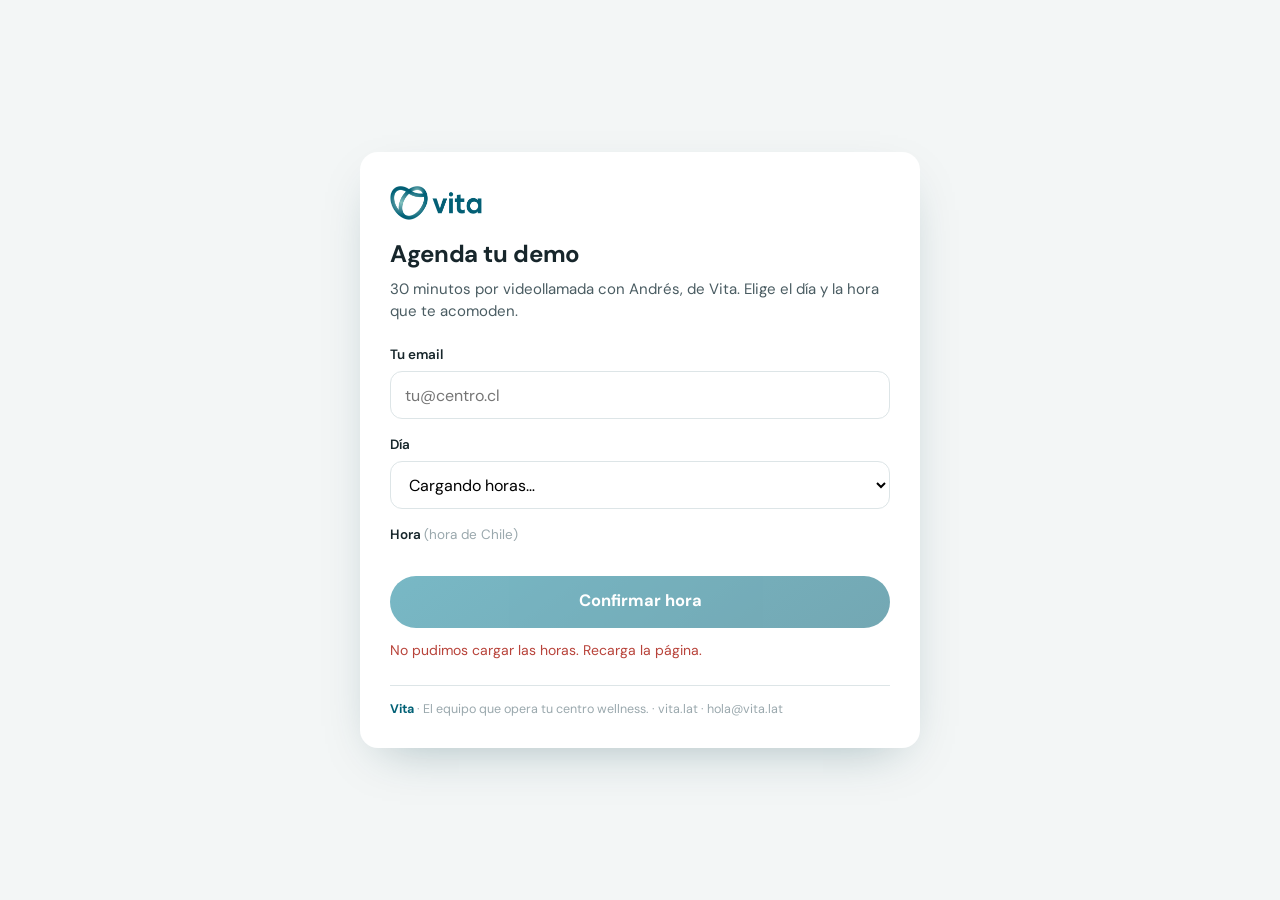
<file: agendar.html>
<!DOCTYPE html>
<html lang="es"><head><meta charset="utf-8"><meta name="viewport" content="width=device-width,initial-scale=1">
<title>Vita · Agenda tu demo</title>
<link rel="preconnect" href="https://fonts.googleapis.com">
<link rel="stylesheet" href="https://fonts.googleapis.com/css2?family=DM+Sans:wght@400;500;600;700&display=swap">
<style>
*{box-sizing:border-box;margin:0;padding:0}
:root{--teal:#016075;--teal-2:#0a7e96;--ink:#17262b;--ink-2:#4a5c62;--line:#dde5e7;--bg:#f3f6f6}
body{font-family:"DM Sans",system-ui,sans-serif;background:var(--bg);color:var(--ink);min-height:100vh;display:flex;align-items:center;justify-content:center;padding:24px;font-size:16px;line-height:1.5}
.card{background:#fff;border-radius:18px;max-width:560px;width:100%;padding:34px 30px 30px;box-shadow:0 18px 50px -22px rgba(1,60,73,.35)}
.brand{font-size:14px;font-weight:700;letter-spacing:.14em;color:var(--teal);margin-bottom:18px}
h1{font-size:24px;letter-spacing:-.015em;margin-bottom:6px}
.sub{color:var(--ink-2);font-size:15px;margin-bottom:22px}
label{display:block;font-size:13.5px;font-weight:600;margin:16px 0 6px}
input,select{width:100%;height:48px;padding:0 14px;border:1.5px solid var(--line);border-radius:12px;font:inherit;background:#fff}
input:focus,select:focus{outline:none;border-color:var(--teal)}
.hours{display:grid;grid-template-columns:repeat(auto-fill,minmax(90px,1fr));gap:8px;margin-top:8px}
.hours button{height:44px;border:1.5px solid var(--line);border-radius:10px;background:#fff;font:inherit;font-weight:600;cursor:pointer}
.hours button:hover{border-color:var(--teal)}
.hours button.on{background:var(--teal);border-color:var(--teal);color:#fff}
.cta{margin-top:22px;width:100%;height:52px;border:0;border-radius:999px;background:linear-gradient(145deg,var(--teal-2),var(--teal));color:#fff;font:inherit;font-size:16.5px;font-weight:700;cursor:pointer}
.cta:disabled{opacity:.55;cursor:default}
.msg{margin-top:12px;font-size:14px;color:#b8433a;min-height:20px}
.done{text-align:center;padding:16px 0 6px}
.done .check{width:62px;height:62px;margin:0 auto 18px;border-radius:50%;display:grid;place-items:center;color:#fff;background:linear-gradient(145deg,var(--teal-2),var(--teal))}
.done h2{font-size:22px;margin-bottom:8px}
.done p{color:var(--ink-2);font-size:15px}
.foot{margin-top:24px;padding-top:14px;border-top:1px solid var(--line);font-size:12.5px;color:#9aa8ad}
.foot b{color:var(--teal)}
[hidden]{display:none!important}
</style></head><body>
<div class="card">
  <img src="logo.png" alt="Vita" style="height:34px;display:block;margin-bottom:16px">
  <div id="pick">
    <h1>Agenda tu demo</h1>
    <p class="sub" id="subTxt">30 minutos por videollamada con Andrés, de Vita. Elige el día y la hora que te acomoden.</p>
    <div id="emailWrap" hidden><label>Tu email</label><input type="email" id="email" placeholder="tu@centro.cl"></div>
    <label>Día</label><select id="day"><option value="">Cargando horas…</option></select>
    <label>Hora <span id="tz" style="font-weight:400;color:#9aa8ad">(hora de Chile)</span></label>
    <div class="hours" id="hours"></div>
    <button class="cta" id="go" disabled>Confirmar hora</button>
    <div class="msg" id="msg"></div>
  </div>
  <div id="done" class="done" hidden>
    <div class="check"><svg width="28" height="28" viewBox="0 0 24 24" fill="none" stroke="currentColor" stroke-width="2.6" stroke-linecap="round" stroke-linejoin="round"><path d="M20 6 9 17l-5-5"/></svg></div>
    <h2>Demo confirmada</h2>
    <p id="doneTxt"></p>
    <p style="margin-top:10px">Te llega la invitación al calendario y un correo con los detalles.</p>
  </div>
  <div class="foot"><b>Vita</b> · El equipo que opera tu centro wellness. · vita.lat · hola@vita.lat</div>
</div>
<script>
const ENDPOINT='https://script.google.com/macros/s/AKfycbzgOebpl4R4fWZ1ZC4ZG-0hdgaoCThcAAxaAsamalpJWfp3NMF5GDNab82pGbcKDnk3QQ/exec';
const qs=new URLSearchParams(location.search);
let EMAIL=(qs.get('email')||'').trim(),SLOTS=[],SEL='';
const day=document.getElementById('day'),hours=document.getElementById('hours'),go=document.getElementById('go'),msg=document.getElementById('msg');
if(!EMAIL)document.getElementById('emailWrap').hidden=false; else{const e=document.getElementById('email');e.value=EMAIL}
if(qs.get('nombre'))document.getElementById('subTxt').textContent=qs.get('nombre')+', son 30 minutos por videollamada con Andrés, de Vita. Elige el día y la hora que te acomoden.';
async function load(){
  try{
    const j=await (await fetch(ENDPOINT+'?slots=1')).json();SLOTS=j.slots||[];
    day.innerHTML='<option value="">Elige un día</option>';
    [...new Set(SLOTS.map(x=>x.day))].forEach(d=>{const o=document.createElement('option');o.value=d;o.textContent=SLOTS.find(x=>x.day===d).dayLabel;day.appendChild(o)});
    if(!SLOTS.length){day.innerHTML='<option value="">Sin horas disponibles</option>';msg.textContent='No hay horas libres estos días. Escríbenos a hola@vita.lat.'}
  }catch(e){msg.textContent='No pudimos cargar las horas. Recarga la página.'}
}
day.addEventListener('change',()=>{hours.innerHTML='';SEL='';go.disabled=true;
  SLOTS.filter(x=>x.day===day.value).forEach(x=>{const b=document.createElement('button');b.type='button';b.textContent=x.hour;
    b.addEventListener('click',()=>{hours.querySelectorAll('button').forEach(o=>o.classList.toggle('on',o===b));SEL=x.start;go.disabled=false;msg.textContent=''});hours.appendChild(b)})});
go.addEventListener('click',async()=>{
  EMAIL=(document.getElementById('email')?.value||EMAIL).trim();
  if(!/^[^@\s]+@[^@\s]+\.[^@\s]+$/.test(EMAIL)){document.getElementById('emailWrap').hidden=false;msg.textContent='Escribe tu email para confirmar.';return}
  if(!SEL){msg.textContent='Elige una hora.';return}
  go.disabled=true;go.textContent='Confirmando…';
  try{
    const r=await fetch(ENDPOINT,{method:'POST',body:JSON.stringify({form_id:'agenda-v1',email:EMAIL,nombre:qs.get('nombre')||'',fecha_reunion:SEL,origen:location.href})});
    const j=JSON.parse(await r.text());
    if(j.ok){document.getElementById('pick').hidden=true;document.getElementById('doneTxt').textContent=j.fecha;document.getElementById('done').hidden=false}
    else{msg.textContent=j.error||'No se pudo confirmar. Intenta otra hora.';go.disabled=false;go.textContent='Confirmar hora';load()}
  }catch(e){msg.textContent='Falló la conexión. Inténtalo de nuevo.';go.disabled=false;go.textContent='Confirmar hora'}
});
load();
</script></body></html>
</file>
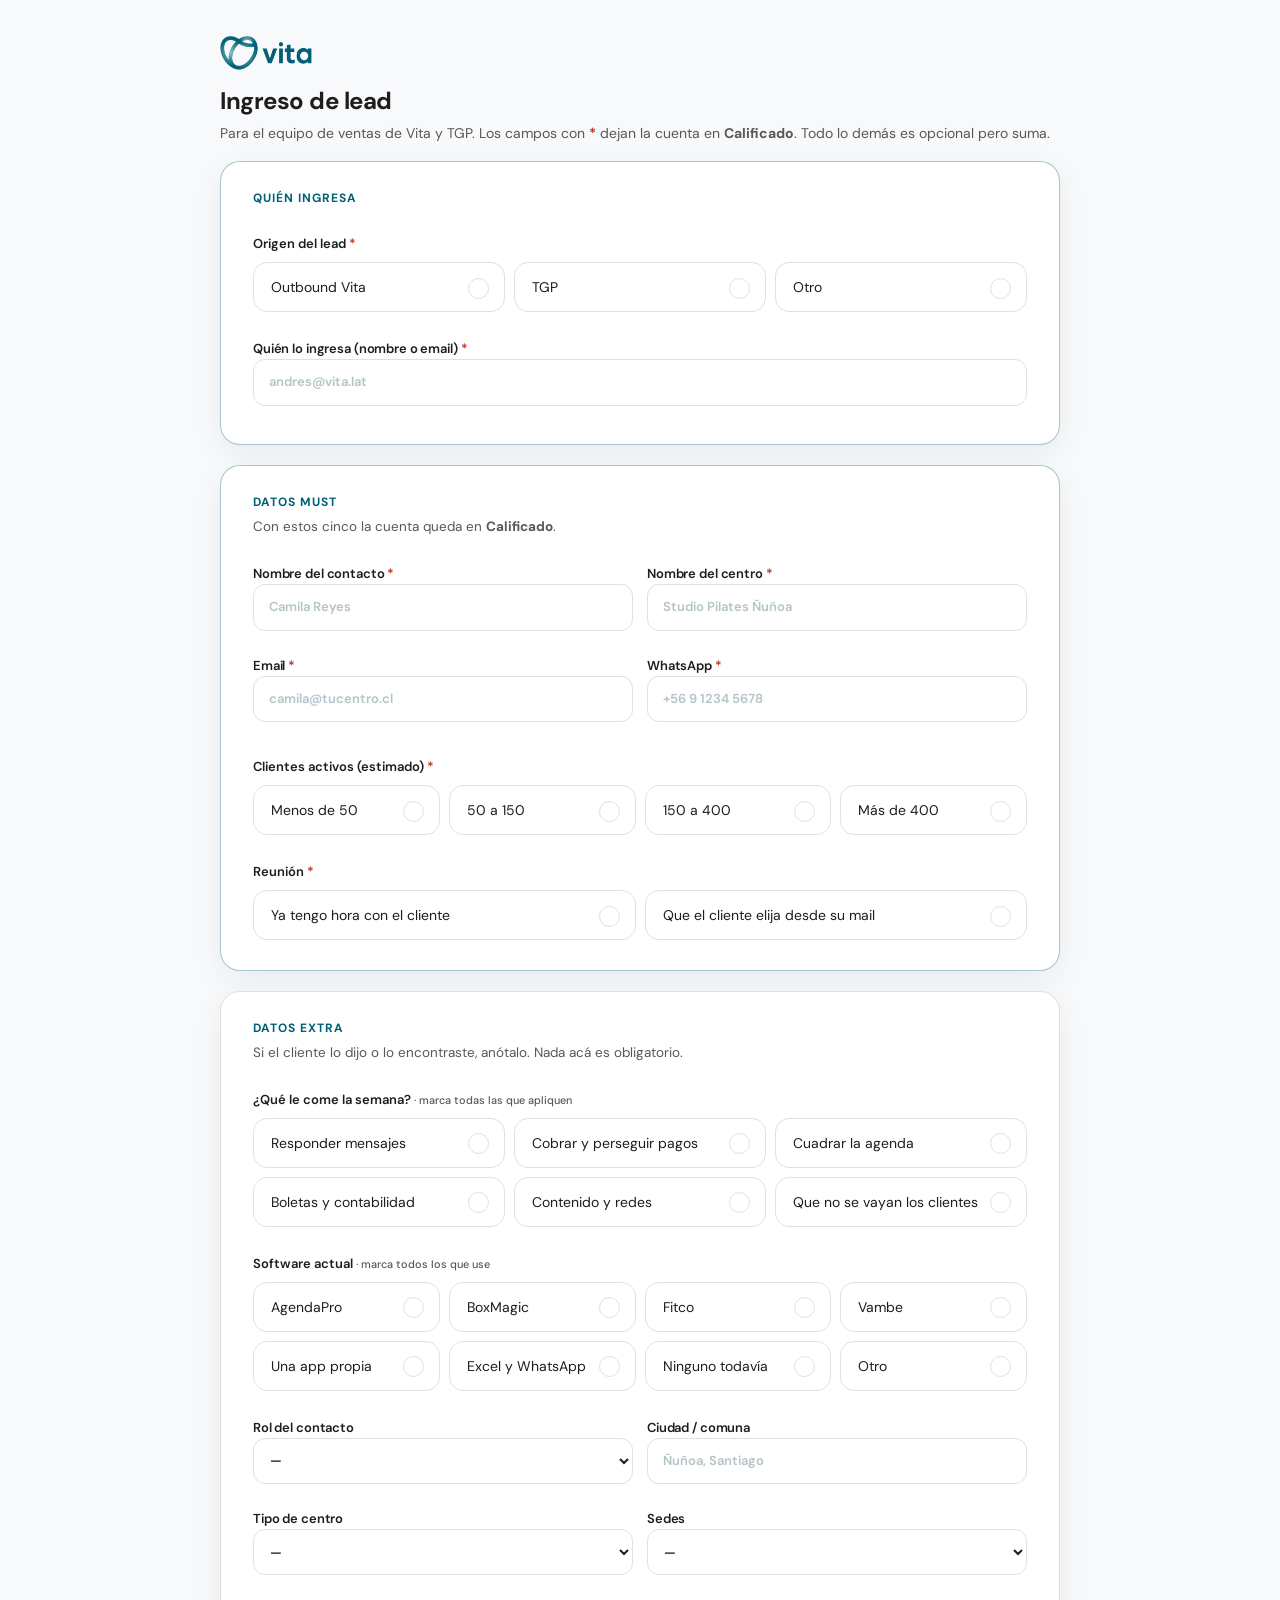
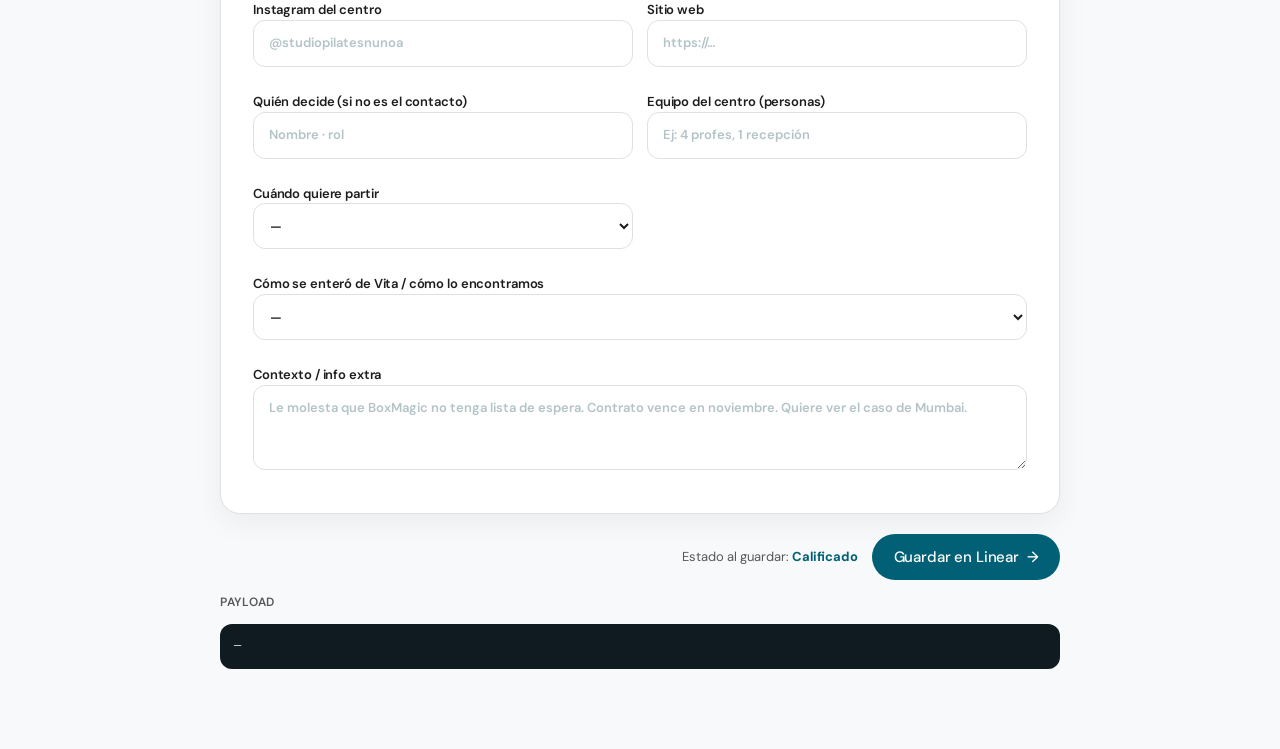
<file: interno.html>
<!doctype html>
<html lang="es">
<head>
<meta charset="utf-8">
<meta name="viewport" content="width=device-width,initial-scale=1">
<title>Vita · Ingreso de lead (interno)</title>
<link rel="preconnect" href="https://fonts.googleapis.com">
<link rel="stylesheet" href="https://fonts.googleapis.com/css2?family=DM+Sans:wght@400;500;600;700&display=swap">
<style>
:root{
    --primary:#016075;
    --primary-h:#014A5A;
    --primary-dark:#152b41;
    --secondary:#84c3bf;
    --ink:#1d1d1f;
    --body:#585858;
    --line:#e0e0e0;
    --line-soft:rgba(1,96,117,.06);
    --base:#f8f9fa;
    --accent:#0E8A9E;
    --glow:#84c3bf;

    --maxw:1200px;
    --pad-x:clamp(22px,5vw,56px);

    --t-display:clamp(48px,7vw,100px);
    --t-h2:clamp(32px,3.9vw,54px);
    --t-h3:clamp(20px,1.75vw,25px);
    --t-lead:clamp(18px,1.45vw,21px);
    --t-body:clamp(15px,1.1vw,17px);
    --t-small:clamp(12px,.85vw,13.5px);

    --ease:cubic-bezier(.22,.61,.36,1);
    --ease-out:cubic-bezier(.23,1,.32,1);
    --ease-in-out:cubic-bezier(.77,0,.175,1);
    --r-card:30px;
    --shadow-soft:0 3px 8px rgba(0,0,0,.06),0 1px 2px rgba(0,0,0,.04),inset 1px 1px 1.5px rgba(255,255,255,.65),inset -1px -1px 1.5px rgba(0,0,0,.06),inset 0 0 0 1px rgba(255,255,255,.10);
    --shadow-default:0 6px 14px rgba(0,0,0,.10),0 2px 4px rgba(0,0,0,.05),inset 1.5px 1.5px 2.5px rgba(255,255,255,.80),inset -1.5px -1.5px 3px rgba(0,0,0,.10),inset 0 0 0 1px rgba(255,255,255,.18);
    --shadow-max:0 12px 28px rgba(0,0,0,.18),0 4px 10px rgba(0,0,0,.10),0 1px 1px rgba(255,255,255,.10),inset 2px 2px 4px rgba(255,255,255,.90),inset -2px -2px 6px rgba(0,0,0,.18),inset 0 0 0 1px rgba(255,255,255,.24),inset 0 -1px 0 rgba(0,0,0,.06);
    --shadow-sm:var(--shadow-soft);
    --shadow-mock:var(--shadow-default);
  }
.btn{position:relative;display:inline-flex;align-items:center;justify-content:center;gap:.5em;
    font-family:"DM Sans",sans-serif;font-weight:600;font-size:var(--t-body);letter-spacing:-.01em;
    height:48px;padding:0 1.5rem;border:none;border-radius:1.5rem;cursor:pointer;color:#fff;overflow:hidden;
    transition:transform .3s cubic-bezier(.4,0,.2,1),background .3s cubic-bezier(.4,0,.2,1),box-shadow .3s cubic-bezier(.4,0,.2,1);
    white-space:nowrap}
.btn::before{content:"";position:absolute;inset:0;pointer-events:none;border-radius:inherit;
    background:linear-gradient(135deg,rgba(255,255,255,.35) 0%,rgba(255,255,255,.15) 30%,rgba(255,255,255,0) 55%,rgba(0,0,0,.05) 75%,rgba(0,0,0,.10) 100%);
    transition:opacity .2s cubic-bezier(.4,0,.2,1)}
.btn .arr{position:relative;z-index:1;transition:transform .3s cubic-bezier(.4,0,.2,1)}
.btn:hover .arr{transform:translateX(3px)}
.btn-primary{background:linear-gradient(145deg,#016075,#152b41);
    box-shadow:0 2px 8px rgba(1,96,117,.25),inset 0 1px 0 rgba(255,255,255,.25),inset 0 -1px 0 rgba(0,0,0,.12)}
.btn-primary:hover{transform:translateY(-1px);background:linear-gradient(145deg,#84c3bf,#016075);
    box-shadow:0 4px 12px rgba(1,96,117,.35),inset 0 1px 0 rgba(255,255,255,.40),inset 0 -1px 0 rgba(0,0,0,.15)}
.btn-primary:active{transform:translateY(0);box-shadow:0 1px 3px rgba(1,96,117,.25),inset 0 1px 2px rgba(0,0,0,.20)}
.btn-light{background:linear-gradient(145deg,#ffffff,#dbe7e9);color:var(--primary);
    box-shadow:0 2px 8px rgba(0,30,36,.18),inset 0 1px 0 rgba(255,255,255,.9),inset 0 -1px 0 rgba(0,0,0,.06)}
.btn-light::before{background:linear-gradient(135deg,rgba(255,255,255,.5) 0%,rgba(255,255,255,.2) 32%,rgba(255,255,255,0) 58%,rgba(0,0,0,.03) 80%,rgba(0,0,0,.06) 100%)}
.btn-light:hover{transform:translateY(-1px);background:linear-gradient(145deg,#ffffff,#cddde0);
    box-shadow:0 4px 14px rgba(0,30,36,.24),inset 0 1px 0 rgba(255,255,255,1),inset 0 -1px 0 rgba(0,0,0,.08)}
.btn-light:active{transform:translateY(0);box-shadow:0 1px 3px rgba(0,30,36,.2),inset 0 1px 2px rgba(0,0,0,.12)}
.btn-ghost{background:linear-gradient(145deg,#f8f9fa,#e9ecef);color:var(--ink);border:1px solid var(--line);
    box-shadow:0 2px 6px rgba(0,0,0,.08),inset 0 1px 0 rgba(255,255,255,.8),inset 0 -1px 0 rgba(0,0,0,.05)}
.btn-ghost::before{background:linear-gradient(135deg,rgba(255,255,255,.5) 0%,rgba(255,255,255,.18) 32%,rgba(255,255,255,0) 58%,rgba(0,0,0,.03) 80%,rgba(0,0,0,.06) 100%)}
.btn-ghost:hover{transform:translateY(-1px);background:linear-gradient(145deg,#e9ecef,#dee2e6)}
.btn-ghost:active{transform:translateY(0);box-shadow:0 1px 2px rgba(0,0,0,.1),inset 0 1px 2px rgba(0,0,0,.12)}
.btn-light{margin-top:34px}
.btn:active{transform:scale(.97)}
.btn-primary:active,.btn-light:active,.btn-ghost:active{transform:scale(.97)}
.btn::before{display:none}
.btn{border-radius:980px;font-weight:500;letter-spacing:-.01em;height:46px;padding:0 1.35rem;
    transition:background 200ms var(--ease-out),transform 120ms var(--ease-out),opacity 200ms var(--ease-out)}
.btn-primary{background:var(--primary);box-shadow:none}
.btn-primary:hover{background:var(--primary-h);transform:none}
.btn-ghost{background:transparent;color:var(--ink);border:1px solid var(--line);box-shadow:none}
.btn-ghost:hover{background:rgba(0,0,0,.04);transform:none}
.btn-light{background:#fff;color:#1d1d1f;box-shadow:none}
.btn-light:hover{background:#e8e8ed;transform:none}
.btn:active{transform:scale(.97)}
.btn{flex:0 0 auto;min-width:0}
/* ========== demo request flow ========== */
  .sr-only{position:absolute;width:1px;height:1px;padding:0;margin:-1px;overflow:hidden;clip:rect(0 0 0 0);white-space:nowrap;border:0}
body.dm-open{position:fixed;left:0;right:0;width:100%;overflow:hidden}
.dm[hidden]{display:none}
.dm{position:fixed;inset:0;z-index:200;display:flex;align-items:center;justify-content:center;padding:clamp(12px,3vw,32px)}
.dm-scrim{position:absolute;inset:0;background:rgba(10,40,48,.42);backdrop-filter:blur(6px);-webkit-backdrop-filter:blur(6px);
    opacity:0;transition:opacity 170ms var(--ease-out)}
.dm.in .dm-scrim{opacity:1;transition-duration:280ms}
.dm-panel{position:relative;z-index:2;width:min(660px,100%);max-height:min(760px,92vh);display:flex;flex-direction:column;
    background:linear-gradient(180deg,#FFFFFF 0%,#F6FBFC 100%);border:1px solid rgba(255,255,255,.8);border-radius:28px;overflow:hidden auto;
    box-shadow:0 40px 80px -30px rgba(1,40,50,.45),0 2px 8px rgba(0,0,0,.08),inset 0 1px 0 rgba(255,255,255,.9);
    opacity:0;transform:translateY(14px) scale(.985);
    transition:opacity 170ms var(--ease-out),transform 170ms var(--ease-out)}
.dm.in .dm-panel{opacity:1;transform:none;transition-duration:300ms}
.dm-head{position:sticky;top:0;z-index:3;display:flex;align-items:center;gap:12px;padding:16px clamp(18px,3vw,28px) 12px;
    background:linear-gradient(180deg,rgba(255,255,255,.96),rgba(255,255,255,.82));backdrop-filter:blur(10px);-webkit-backdrop-filter:blur(10px)}
.dm-brand{display:inline-flex;align-items:center;gap:8px;font-family:"DM Sans";font-weight:500;font-size:17px;letter-spacing:-.02em;color:var(--ink)}
.dm-brand img{display:block;height:20px;width:auto}
.dm-count{margin-left:auto;font-size:12.5px;font-weight:600;letter-spacing:.03em;color:#8fa7ac}
.dm-x{width:34px;height:34px;border-radius:11px;border:1px solid var(--line);background:#fff;color:var(--body);cursor:pointer;
    display:grid;place-items:center;transition:background .3s var(--ease),color .3s var(--ease)}
.dm-x svg{width:15px;height:15px}
.dm-x:hover{background:var(--base);color:var(--ink)}
.dm-prog{position:sticky;top:62px;z-index:3;height:3px;background:rgba(1,96,117,.1)}
.dm-bar{display:block;height:100%;width:0;border-radius:0 3px 3px 0;background:linear-gradient(90deg,#84c3bf,#016075);
    transition:width 320ms var(--ease-out)}
.dm-form{padding:clamp(22px,4vw,36px) clamp(18px,3vw,32px) 8px}
.dm-step{display:none}
.dm-step.on{display:block;animation:dmIn 260ms var(--ease-out) both}
.dm-step.shake{animation:dmShake .38s}
.dm-eyebrow{font-family:"DM Sans";font-size:11.5px;font-weight:600;letter-spacing:.16em;text-transform:uppercase;color:var(--accent)}
.dm-q{font-family:"DM Sans";font-size:clamp(22px,2.6vw,30px);font-weight:700;letter-spacing:-.025em;line-height:1.15;
    margin-top:10px;text-wrap:balance}
.dm-hint{font-size:var(--t-body);color:var(--body);line-height:1.5;margin-top:10px;max-width:46ch}
.dm-opts{display:flex;flex-direction:column;gap:9px;margin-top:22px}
.dm-opts-row{flex-direction:row;flex-wrap:wrap}
.dm-opts-row .dm-opt{flex:1 1 152px}
.dm-opts-2{display:grid;grid-template-columns:1fr 1fr;gap:9px}
.dm-opt{position:relative;text-align:left;font-family:"DM Sans";font-size:var(--t-body);font-weight:500;color:var(--ink);
    background:#fff;border:1.5px solid var(--line);border-radius:16px;padding:15px 46px 15px 17px;cursor:pointer;
    box-shadow:0 1px 2px rgba(0,0,0,.04);
    transition:border-color .25s var(--ease),background .25s var(--ease),transform .25s var(--ease),box-shadow .25s var(--ease)}
.dm-opt:hover{border-color:#a8cfd6;transform:translateY(-1px);box-shadow:0 4px 12px -6px rgba(1,60,73,.28)}
.dm-opt::after{content:"";position:absolute;right:15px;top:50%;width:19px;height:19px;margin-top:-9.5px;border-radius:50%;
    border:1.5px solid var(--line);transition:border-color .25s var(--ease),background .25s var(--ease)}
.dm-opt.on{border-color:var(--primary);background:linear-gradient(180deg,rgba(132,195,191,.14),rgba(1,96,117,.07));font-weight:600}
.dm-opt.on::after{border-color:var(--primary);background:var(--primary) url("data:image/svg+xml,%3Csvg xmlns='http://www.w3.org/2000/svg' viewBox='0 0 24 24' fill='none' stroke='%23fff' stroke-width='3.4' stroke-linecap='round' stroke-linejoin='round'%3E%3Cpath d='M20 6 9 17l-5-5'/%3E%3C/svg%3E") 50%/11px no-repeat}
.dm-fields{display:grid;grid-template-columns:1fr 1fr;gap:14px;margin-top:22px}
.dm-field{display:flex;flex-direction:column;gap:6px}
.dm-field-wide{grid-column:1 / -1}
.dm-field>span{font-family:"DM Sans";font-size:13px;font-weight:600;color:var(--ink);letter-spacing:-.01em}
.dm-field input,.dm-field textarea{font-family:"DM Sans";font-size:var(--t-body);color:var(--ink);background:#fff;
    border:1.5px solid var(--line);border-radius:14px;padding:13px 15px;width:100%;resize:vertical;
    transition:border-color .25s var(--ease),box-shadow .25s var(--ease)}
.dm-field input::placeholder,.dm-field textarea::placeholder{color:#b3c3c7}
.dm-field input:focus,.dm-field textarea:focus{outline:none;border-color:var(--primary);box-shadow:0 0 0 3px rgba(1,96,117,.12)}
.dm-err{display:none;font-style:normal;font-size:12.5px;font-weight:500;color:#c0453c}
.dm-field.bad input{border-color:#e0a09a}
.dm-field.bad .dm-err{display:block}
.dm-legal{margin-top:16px;font-size:12.5px;color:#8fa7ac;line-height:1.45}
.dm-done{text-align:center;padding:14px 0 26px}
.dm-check{display:grid;place-items:center;width:62px;height:62px;margin:0 auto 20px;border-radius:50%;color:#fff;
    background:linear-gradient(145deg,#0a7e96,#016075);box-shadow:0 10px 24px -10px rgba(1,96,117,.6),inset 0 1px 0 rgba(255,255,255,.3);
    animation:dmPop .5s var(--ease) both}
.dm-check svg{width:28px;height:28px}
.dm-done .dm-hint{margin-left:auto;margin-right:auto}
.dm-close-btn{margin-top:24px}
.dm-nav{position:sticky;bottom:0;display:flex;align-items:center;gap:12px;padding:14px clamp(18px,3vw,32px) 18px;
    background:linear-gradient(180deg,rgba(246,251,252,.6),#F6FBFC 40%);border-top:1px solid var(--line-soft)}
.dm-back{display:inline-flex;align-items:center;gap:6px;font-family:"DM Sans";font-size:var(--t-body);font-weight:600;
    color:var(--body);background:none;border:0;cursor:pointer;padding:8px 4px;transition:color .25s var(--ease)}
.dm-back svg{width:16px;height:16px}
.dm-back:hover{color:var(--ink)}
.dm-next{margin-left:auto;opacity:.45;pointer-events:none;transition:opacity .3s var(--ease)}
.dm-next.is-ready{opacity:1;pointer-events:auto}
/* ========== press feedback: the interface should feel like it heard you ========== */
  .btn,.dm-opt,.vs-row,.faq-q,.lang a,.dm-x,.dm-back{-webkit-tap-highlight-color:transparent;touch-action:manipulation}
.dm-opt{transition:border-color 200ms var(--ease-out),background 200ms var(--ease-out),
    transform 160ms var(--ease-out),box-shadow 200ms var(--ease-out)}
.dm-opt:active{transform:scale(.985)}
.dm-x:active{transform:scale(.94)}
.layer h3,.step-card h3,.vcard-body h3,.incl-card h3,.hn h3,.act-copy h3,.dm-q{letter-spacing:-.026em}
/* ---- the questionnaire, same language ---- */
  .dm-scrim{background:rgba(0,0,0,.42);backdrop-filter:blur(12px) saturate(1.2);-webkit-backdrop-filter:blur(12px) saturate(1.2)}
.dm-panel{border-radius:20px;border-color:var(--line);background:#fff;box-shadow:0 24px 64px rgba(0,0,0,.24)}
.dm-head{background:#fff;padding-top:20px}
.dm-count{margin-left:0;color:var(--body)}
.dm-x{margin-left:auto;border-radius:980px;border-color:var(--line);background:#fff}
.dm-prog{background:var(--line)}
.dm-bar{background:var(--ink)}
.dm-opt{border-radius:14px;border-width:1px;border-color:var(--line);box-shadow:none;font-weight:400}
.dm-opt.on{border-color:var(--ink);background:#fff;font-weight:500}
.dm-opt.on::after{border-color:var(--ink);background-color:var(--ink)}
.dm-opt::after{border-color:var(--line)}
.dm-field input,.dm-field textarea{border-radius:12px;border-width:1px}
.dm-field input:focus,.dm-field textarea:focus{border-color:var(--ink);box-shadow:none}
.dm-nav{background:#fff;border-top:1px solid var(--line)}
.dm-check{background:var(--ink);box-shadow:none}
.dm-eyebrow{letter-spacing:.04em;text-transform:none;font-size:13px;color:var(--body)}
.dm-check{background:var(--grad-deep)}
.dm-bar{background:linear-gradient(90deg,#84c3bf,#016075)}
.dm-opt.on{border-color:var(--primary);background:linear-gradient(180deg,rgba(132,195,191,.13),rgba(1,96,117,.06))}
.dm-opt.on::after{border-color:var(--primary);background-color:var(--primary)}
.dm-field input:focus,.dm-field textarea:focus{border-color:var(--primary);box-shadow:0 0 0 3px rgba(1,96,117,.12)}
@media (max-width:560px){.dm{padding:0;align-items:flex-end}
.dm-panel{width:100%;max-height:96vh;border-radius:26px 26px 0 0;transform:translateY(28px)}
.dm-opts-2{grid-template-columns:1fr}
.dm-fields{grid-template-columns:1fr}
.dm-q{font-size:23px}}
@media (prefers-reduced-motion:reduce){.dm-step.on,.dm-check{animation:none}
.dm-panel,.dm-scrim{transition:none}}
@media (hover:none){.btn:hover,.incl-card:hover,.vcard:hover,.layer:hover,.prob-card:hover,
    .step-card:hover,.vs-row:hover,.dm-opt:hover{transform:none;box-shadow:inherit}}

*{box-sizing:border-box;margin:0;padding:0}
[hidden]{display:none!important}
body{font-family:"DM Sans",sans-serif;background:var(--base);color:var(--ink);font-size:15px;line-height:1.45}
.in-shell{max-width:880px;margin:0 auto;padding:36px 20px 80px}
.in-head{display:flex;justify-content:space-between;align-items:flex-end;gap:16px;flex-wrap:wrap;margin-bottom:18px}
.in-head h1{font-size:24px;letter-spacing:-.02em}
.in-head p{color:var(--body);font-size:14px;margin-top:4px}
.in-endpoint{display:flex;gap:8px;align-items:center;font-size:12px;color:var(--body)}
.in-endpoint input{width:340px;height:34px;border:1px solid var(--line);border-radius:9px;padding:0 10px;font:inherit;font-size:12px}
.in-card{background:#fff;border:1px solid var(--line);border-radius:20px;box-shadow:0 8px 30px rgba(0,0,0,.06);padding:28px clamp(18px,3vw,32px) 30px;margin-bottom:20px}
.in-card h2{font-size:12px;font-weight:700;letter-spacing:.08em;text-transform:uppercase;color:var(--primary);margin-bottom:6px}
.in-card>p{color:var(--body);font-size:13.5px;margin-bottom:14px}
.in-card.req{border-color:rgba(1,96,117,.35)}
.q{margin-top:28px}
.q.dm-fields{margin-top:28px;gap:18px 14px}
.q>.lbl{margin-bottom:10px}
.q>label,.q>.lbl{display:block;font-size:13px;font-weight:600;margin-bottom:8px}
.q .lbl small{font-weight:500;color:var(--body)}
.req-mark{color:#c0392b;font-weight:700}
.dm-opts{margin-top:0}
.dm-opts-3{display:grid;grid-template-columns:repeat(3,1fr);gap:9px}
.dm-opts-4{display:grid;grid-template-columns:repeat(4,1fr);gap:9px}
.dm-opt{min-height:44px;font-size:14px}
.dm-fields{margin-top:0}
.dm-field input,.dm-field textarea,.dm-field select{font:inherit}
.dm-field select{display:block;width:100%;height:46px;border:1px solid var(--line);border-radius:12px;padding:0 12px;background:#fff;color:var(--ink)}
.dm-field select:focus{outline:none;border-color:var(--primary);box-shadow:0 0 0 3px rgba(1,96,117,.12)}
.in-toggle{display:flex;align-items:center;gap:10px;margin-top:28px;padding:12px 14px;border:1px dashed var(--line);border-radius:12px;font-size:13.5px;color:var(--body)}
.in-toggle input{width:18px;height:18px;accent-color:var(--primary)}
.in-actions{display:flex;gap:14px;align-items:center;justify-content:flex-end;margin-top:8px}
.in-state{font-size:13px;color:var(--body)}
.in-state b{color:var(--primary)}
pre.dbg{background:#0f1b20;color:#cfe3e8;border-radius:12px;padding:14px;font-size:12px;line-height:1.45;overflow:auto;max-height:320px;white-space:pre-wrap;margin-top:12px}
.dbg-label{font-size:12px;font-weight:600;color:var(--body);margin:14px 0 4px;text-transform:uppercase;letter-spacing:.06em}
.ok-msg{background:#e6f4f1;border:1px solid #9fd3ca;color:#0b4f5c;border-radius:12px;padding:14px 16px;margin-top:14px;font-size:14px}
.err-msg{background:#fdecea;border:1px solid #f3b4ad;color:#8a1f16;border-radius:12px;padding:14px 16px;margin-top:14px;font-size:14px}
@media (max-width:700px){.dm-opts-3,.dm-opts-4{grid-template-columns:1fr 1fr}.in-endpoint input{width:100%}}
</style>
</head>
<body>
<div class="in-shell">
  <div class="in-head">
    <div>
      <img src="https://robertvaliente9.github.io/vita-forms/logo.png" alt="Vita" style="height:34px;display:block;margin-bottom:14px">
<h1>Ingreso de lead</h1>
      <p>Para el equipo de ventas de Vita y TGP. Los campos con <span class="req-mark">*</span> dejan la cuenta en <b>Calificado</b>. Todo lo demás es opcional pero suma.</p>
    </div>
  </div>

  <form id="inForm" novalidate>

    <!-- ========== A. Quién ingresa ========== -->
    <section class="in-card req">
      <h2>Quién ingresa</h2>
      <div class="q">
        <span class="lbl">Origen del lead <span class="req-mark">*</span></span>
        <div class="dm-opts dm-opts-3" data-key="origen" data-mode="single">
          <button type="button" class="dm-opt" data-value="Outbound Vita">Outbound Vita</button>
          <button type="button" class="dm-opt" data-value="TGP">TGP</button>
          <button type="button" class="dm-opt" data-value="Otro">Otro</button>
        </div>
      </div>
      <div class="q dm-fields">
        <label class="dm-field dm-field-wide">
          <span>Quién lo ingresa (nombre o email) <span class="req-mark">*</span></span>
          <input type="text" name="sdr" required placeholder="andres@vita.lat">
          <em class="dm-err">Necesitamos saber quién lo carga</em>
        </label>
      </div>
    </section>

    <!-- ========== B. Datos must ========== -->
    <section class="in-card req">
      <h2>Datos must</h2>
      <p>Con estos cinco la cuenta queda en <b>Calificado</b>.</p>
      <div class="q dm-fields">
        <label class="dm-field"><span>Nombre del contacto <span class="req-mark">*</span></span>
          <input type="text" name="nombre" required placeholder="Camila Reyes"><em class="dm-err">Falta el nombre</em></label>
        <label class="dm-field"><span>Nombre del centro <span class="req-mark">*</span></span>
          <input type="text" name="centro" required placeholder="Studio Pilates Ñuñoa"><em class="dm-err">Falta el centro</em></label>
        <label class="dm-field"><span>Email <span class="req-mark">*</span></span>
          <input type="email" name="email" required placeholder="camila@tucentro.cl"><em class="dm-err">Revisa el correo</em></label>
        <label class="dm-field"><span>WhatsApp <span class="req-mark">*</span></span>
          <input type="tel" name="whatsapp" required placeholder="+56 9 1234 5678"><em class="dm-err">Falta un número</em></label>
      </div>
      <div class="q">
        <span class="lbl">Clientes activos (estimado) <span class="req-mark">*</span></span>
        <div class="dm-opts dm-opts-4" data-key="clientes" data-mode="single">
          <button type="button" class="dm-opt" data-value="Menos de 50">Menos de 50</button>
          <button type="button" class="dm-opt" data-value="50 a 150">50 a 150</button>
          <button type="button" class="dm-opt" data-value="150 a 400">150 a 400</button>
          <button type="button" class="dm-opt" data-value="Más de 400">Más de 400</button>
        </div>
      </div>
      <div class="q">
        <span class="lbl">Reunión <span class="req-mark">*</span></span>
        <div class="dm-opts dm-opts-2" data-key="agenda" data-mode="single">
          <button type="button" class="dm-opt" data-value="ahora">Ya tengo hora con el cliente</button>
          <button type="button" class="dm-opt" data-value="mail">Que el cliente elija desde su mail</button>
        </div>
        <div id="slots" hidden style="margin-top:14px">
          <div class="dm-fields"><label class="dm-field"><span>Día (horas libres de Andrés)</span><select id="slotDay"><option value="">Cargando…</option></select></label></div>
          <div class="dm-opts dm-opts-4" id="slotHours" style="margin-top:10px"></div>
          <em id="slotsMsg" class="dm-hint" style="display:block;margin-top:8px"></em>
          <input type="hidden" name="fecha_reunion">
        </div>
      </div>
    </section>

    <!-- ========== C. Extra ========== -->
    <section class="in-card">
      <h2>Datos extra</h2>
      <p>Si el cliente lo dijo o lo encontraste, anótalo. Nada acá es obligatorio.</p>

      <div class="q">
        <span class="lbl">¿Qué le come la semana? <small>· marca todas las que apliquen</small></span>
        <div class="dm-opts dm-opts-3" data-key="dolores" data-mode="multi">
          <button type="button" class="dm-opt" data-value="Responder mensajes">Responder mensajes</button>
          <button type="button" class="dm-opt" data-value="Cobrar y perseguir pagos">Cobrar y perseguir pagos</button>
          <button type="button" class="dm-opt" data-value="Cuadrar la agenda">Cuadrar la agenda</button>
          <button type="button" class="dm-opt" data-value="Boletas y contabilidad">Boletas y contabilidad</button>
          <button type="button" class="dm-opt" data-value="Contenido y redes">Contenido y redes</button>
          <button type="button" class="dm-opt" data-value="Que no se vayan los clientes">Que no se vayan los clientes</button>
        </div>
      </div>

      <div class="q">
        <span class="lbl">Software actual <small>· marca todos los que use</small></span>
        <div class="dm-opts dm-opts-4" data-key="actual" data-mode="multi">
          <button type="button" class="dm-opt" data-value="AgendaPro">AgendaPro</button>
          <button type="button" class="dm-opt" data-value="BoxMagic">BoxMagic</button>
          <button type="button" class="dm-opt" data-value="Fitco">Fitco</button>
          <button type="button" class="dm-opt" data-value="Vambe">Vambe</button>
          <button type="button" class="dm-opt" data-value="App propia">Una app propia</button>
          <button type="button" class="dm-opt" data-value="Excel y WhatsApp">Excel y WhatsApp</button>
          <button type="button" class="dm-opt" data-value="Ninguno">Ninguno todavía</button>
          <button type="button" class="dm-opt" data-value="Otro">Otro</button>
        </div>
      </div>

      <div class="q dm-fields">
        <label class="dm-field"><span>Rol del contacto</span>
          <select name="rol"><option value="">—</option><option>Dueño/a</option><option>Socio/a</option><option>Administrador/a</option><option>Gerente</option><option>Recepción</option><option>Otro</option></select></label>
        <label class="dm-field"><span>Ciudad / comuna</span><input type="text" name="ciudad" placeholder="Ñuñoa, Santiago"></label>
        <label class="dm-field"><span>Tipo de centro</span>
          <select name="tipo"><option value="">—</option><option>Pilates / Yoga / Barré</option><option>Gimnasio / Funcional</option><option>Box / Crossfit / Boxeo</option><option>Estética / Spa</option><option>Kinesiología / Clínico</option><option>Marca con estudio</option><option>Otro</option></select></label>
        <label class="dm-field"><span>Sedes</span>
          <select name="sedes"><option value="">—</option><option>1 sede</option><option>2-3 sedes</option><option>4+ sedes</option><option>Aún no abre</option></select></label>
        <label class="dm-field"><span>Instagram del centro</span><input type="text" name="instagram" placeholder="@studiopilatesnunoa"></label>
        <label class="dm-field"><span>Sitio web</span><input type="url" name="web" placeholder="https://…"></label>
        <label class="dm-field"><span>Quién decide (si no es el contacto)</span><input type="text" name="decisor" placeholder="Nombre · rol"></label>
        <label class="dm-field"><span>Equipo del centro (personas)</span><input type="text" name="equipo_centro" placeholder="Ej: 4 profes, 1 recepción"></label>
        <label class="dm-field"><span>Cuándo quiere partir</span>
          <select name="urgencia"><option value="">—</option><option>Este mes</option><option>1–3 meses</option><option>Más adelante</option><option>Solo mirando</option></select></label>
        <label class="dm-field dm-field-wide"><span>Cómo se enteró de Vita / cómo lo encontramos</span>
          <select name="fuente"><option value="">—</option><option>Nos escribió por Instagram</option><option>Nos escribió por WhatsApp</option><option>Instagram</option><option>Google / Google Maps</option><option>Referido de cliente</option><option>Lista / investigación</option><option>Evento</option><option>LinkedIn</option><option>Otro</option></select></label>
        <label class="dm-field dm-field-wide"><span>Contexto / info extra</span>
          <textarea name="nota" rows="3" placeholder="Le molesta que BoxMagic no tenga lista de espera. Contrato vence en noviembre. Quiere ver el caso de Mumbai."></textarea></label>
      </div>
    </section>

    <div class="in-actions">
      <span class="in-state">Estado al guardar: <b id="stateHint">Calificado</b></span>
      <button type="submit" class="btn btn-primary" id="submitBtn">Guardar en Linear <span class="arr">&rarr;</span></button>
    </div>
    <div id="result"></div>
  </form>

  <div class="dbg-label">Payload</div>
  <pre class="dbg" id="dbgPayload">—</pre>
</div>

<script>
(function(){
  const qs=new URLSearchParams(location.search);
  /* Producción: pegar acá la URL /exec de Apps Script. */
  const ENDPOINT_PROD='https://script.google.com/macros/s/AKfycbzgOebpl4R4fWZ1ZC4ZG-0hdgaoCThcAAxaAsamalpJWfp3NMF5GDNab82pGbcKDnk3QQ/exec';
  const ENDPOINT=ENDPOINT_PROD||qs.get('endpoint')||'';
  const KEY=qs.get('k')||'';
  /* Página estática: la clave viaja en el envío y el servidor la valida. Al abrir, pide el prellenado (origen, quién ingresa). */
  (async()=>{
    if(!ENDPOINT)return;
    try{
      const j=await (await fetch(ENDPOINT+'?keyinfo='+encodeURIComponent(KEY))).json();
      if(!j.ok){document.body.innerHTML='<p style="font-family:DM Sans,sans-serif;padding:40px;max-width:520px;margin:0 auto;font-size:17px">Link inválido. Pide el link correcto a Vita.</p>';return;}
      if(j.origen&&!qs.get('origen')){const b=document.querySelector('.dm-opts[data-key="origen"] .dm-opt[data-value="'+j.origen+'"]');if(b)b.click();}
      if(j.sdr&&!qs.get('sdr')){const i=document.querySelector('[name="sdr"]');if(i&&!i.value)i.value=j.sdr;}
      loadSlots();
    }catch(e){}
  })();
  const form=document.getElementById('inForm');
  const answers={};
  const T0=Date.now();

  /* prefill por URL: ?origen=TGP&sdr=tgp@thegrowth.pro */
  const pre={origen:qs.get('origen'),sdr:qs.get('sdr')};

  /* chips */
  form.querySelectorAll('.dm-opts[data-key]').forEach(group=>{
    const key=group.dataset.key,mode=group.dataset.mode;
    group.querySelectorAll('.dm-opt').forEach(btn=>{
      if(pre[key]&&btn.dataset.value===pre[key]){answers[key]=pre[key];btn.classList.add('on')}
      btn.addEventListener('click',()=>{
        if(mode==='multi'){
          const set=answers[key]=answers[key]||[];const v=btn.dataset.value;const at=set.indexOf(v);
          if(at>-1)set.splice(at,1);else set.push(v);btn.classList.toggle('on',at===-1);
        }else{
          answers[key]=btn.dataset.value;
          group.querySelectorAll('.dm-opt').forEach(o=>o.classList.toggle('on',o===btn));
        }
        group.classList.remove('bad');updateState();
      });
    });
  });
  if(pre.sdr)form.sdr.value=pre.sdr;

  /* ---- horas libres de Andrés (desde el endpoint) ---- */
  let SLOTS=[];const slotsBox=document.getElementById('slots'),slotDay=document.getElementById('slotDay'),slotHours=document.getElementById('slotHours'),slotsMsg=document.getElementById('slotsMsg');
  async function loadSlots(){
    try{const j=await (await fetch(ENDPOINT+'?slots=1&k='+encodeURIComponent(KEY))).json();
      SLOTS=j.slots||[];slotDay.innerHTML='<option value="">Elige un día</option>';
      const days=[...new Set(SLOTS.map(x=>x.day))];days.forEach(d=>{const o=document.createElement('option');o.value=d;o.textContent=SLOTS.find(x=>x.day===d).dayLabel;slotDay.appendChild(o)});
      if(!days.length)slotsMsg.textContent='No hay horas libres en los próximos días. Elige «que el cliente elija desde su mail».';
    }catch(e){slotsMsg.textContent='No pude cargar las horas. Intenta de nuevo.'}
  }
  slotDay.addEventListener('change',()=>{slotHours.innerHTML='';form.fecha_reunion.value='';updateState();
    SLOTS.filter(x=>x.day===slotDay.value).forEach(x=>{const b=document.createElement('button');b.type='button';b.className='dm-opt';b.textContent=x.hour;
      b.addEventListener('click',()=>{slotHours.querySelectorAll('.dm-opt').forEach(o=>o.classList.toggle('on',o===b));form.fecha_reunion.value=x.start;slotsMsg.textContent='';updateState()});slotHours.appendChild(b)})});
  function syncAgenda(){const a=answers.agenda;slotsBox.hidden=a!=='ahora';if(a!=='ahora'){form.fecha_reunion.value='';slotHours.querySelectorAll('.dm-opt').forEach(o=>o.classList.remove('on'))}}

  const parcial={checked:false};
  const stateHint=document.getElementById('stateHint');
  function derivedState(){
    if(form.fecha_reunion.value)return 'Reunión agendada';
    if(parcial.checked)return 'Contactado';
    return 'Calificado';
  }
  function updateState(){syncAgenda();stateHint.textContent=derivedState()}

  function validate(){
    let ok=true;const p=parcial.checked;
    const need=p?['origen']:['origen','clientes','agenda'];
    need.forEach(k=>{const v=answers[k];const good=Array.isArray(v)?v.length>0:!!v;
      const g=form.querySelector('.dm-opts[data-key="'+k+'"]');g.classList.toggle('bad',!good);if(!good)ok=false});
    const req=p?['sdr','centro']:['sdr','nombre','centro','email','whatsapp'];
    req.forEach(n=>{const inp=form[n];const v=inp.value.trim();
      const good=inp.type==='email'?/^[^\s@]+@[^\s@]+\.[^\s@]{2,}$/.test(v):inp.type==='tel'?v.replace(/\D/g,'').length>=8:v.length>1;
      inp.closest('.dm-field').classList.toggle('bad',!good);if(!good)ok=false});
    if(!p&&answers.agenda==='ahora'&&!form.fecha_reunion.value){slotsMsg.textContent='Elige día y hora.';slotsBox.classList.add('bad');ok=false}
    if(p&&!(form.email.value.trim()||form.whatsapp.value.trim()||form.instagram.value.trim())){
      form.whatsapp.closest('.dm-field').classList.add('bad');ok=false;
    }
    return ok;
  }
  form.querySelectorAll('input,select,textarea').forEach(el=>el.addEventListener('input',()=>{const f=el.closest('.dm-field');if(f)f.classList.remove('bad')}));

  function collect(){
    const d={form_id:'interno-v1',k:KEY,mail_agenda:answers.agenda!=='ahora',idioma:'es',origen_raw:answers.origen||''};
    if(ENDPOINT_PROD===''&&!ENDPOINT)d._dev='sin endpoint';
    ['dolores','actual','clientes'].forEach(k=>{if(answers[k]!=null)d[k]=answers[k]});
    form.querySelectorAll('input,select,textarea').forEach(f=>{if(f.type==='checkbox'){d[f.name]=f.checked;return}if(f.value.trim())d[f.name]=f.value.trim()});
    if(d.instagram&&!/instagram\.com/i.test(d.instagram))d.instagram='@'+d.instagram.replace(/^@/,'');
    d.estado_sugerido=derivedState();
    d.origen=location.href;
    d.tiempo_total_seg=Math.round((Date.now()-T0)/1000);
    return d;
  }

  form.addEventListener('submit',async e=>{
    e.preventDefault();
    if(!validate()){const bad=form.querySelector('.bad');if(bad)bad.scrollIntoView({block:'center',behavior:'smooth'});return}
    const data=collect();
    document.getElementById('dbgPayload').textContent=JSON.stringify(data,null,2);
    const btn=document.getElementById('submitBtn');btn.disabled=true;btn.textContent='Guardando…';
    const out=document.getElementById('result');
    try{
      let j;
      if(window.google&&google.script&&google.script.run){
        j=await new Promise((res,rej)=>google.script.run.withSuccessHandler(res).withFailureHandler(rej).createLeadFromForm(data));
      }else if(ENDPOINT){
        const r=await fetch(ENDPOINT,{method:'POST',body:JSON.stringify(data)});
        j=JSON.parse(await r.text());
      }else{j={ok:true,issue:'(sin endpoint)',url:''}}
      if(j.ok){out.innerHTML='<div class="ok-msg">Guardado como <b>'+(j.state||data.estado_sugerido)+'</b> · '+(j.url?'<a href="'+j.url+'" target="_blank">'+j.issue+'</a>':j.issue)+(j.updated?' (cuenta existente, actualizada)':'')+'</div>';
        form.reset();Object.keys(answers).forEach(k=>delete answers[k]);form.querySelectorAll('.dm-opt.on').forEach(b=>b.classList.remove('on'));slotHours.innerHTML='';slotDay.value='';updateState();}
      else out.innerHTML='<div class="err-msg">No se guardó: '+(j.error||'error desconocido')+'</div>';
    }catch(err){out.innerHTML='<div class="err-msg">Error: '+err.message+'</div>'}
    btn.disabled=false;btn.innerHTML='Guardar en Linear <span class="arr">&rarr;</span>';
  });
})();
</script>
</body>
</html>
</file>
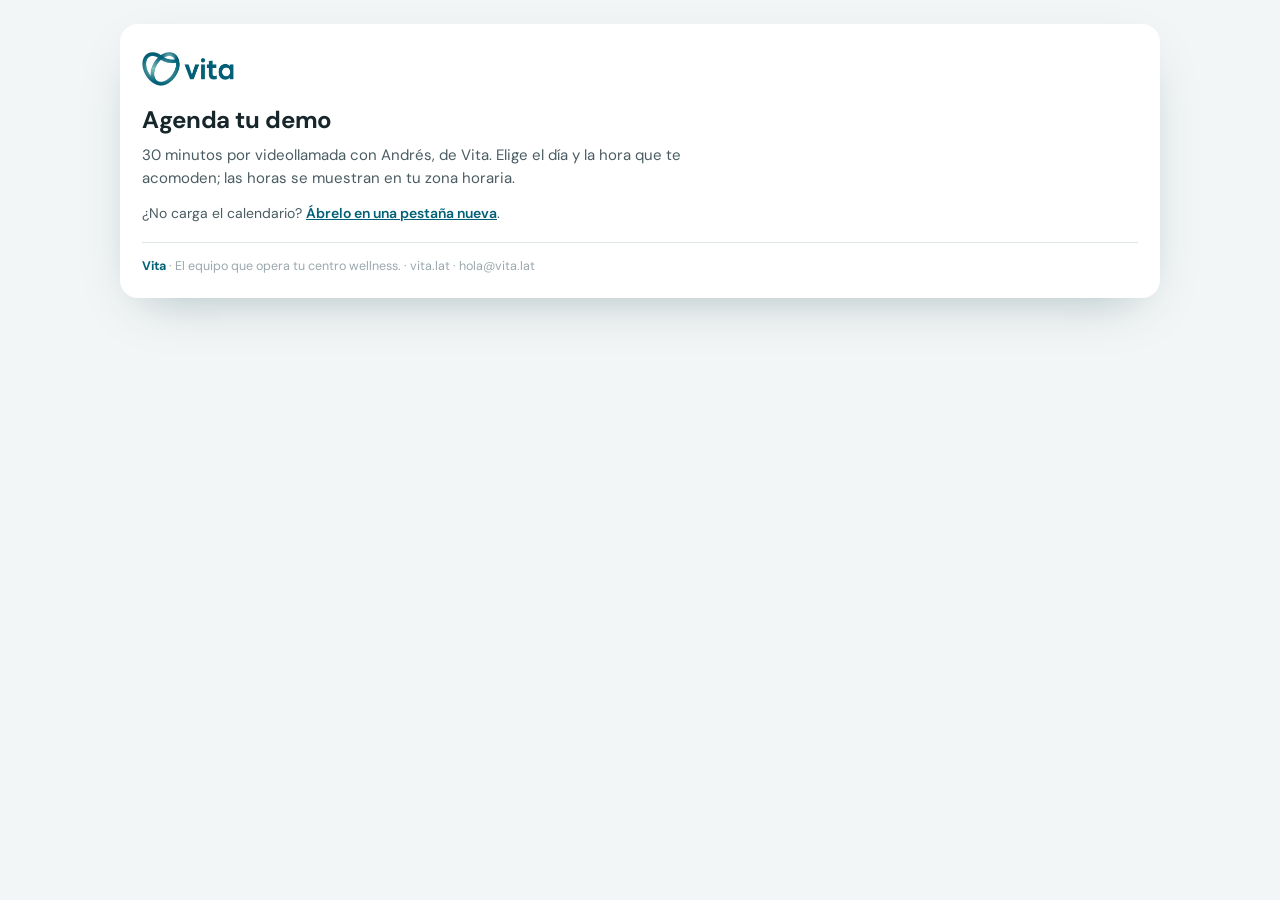
<file: v8/agendar.html>
<!DOCTYPE html>
<html lang="es"><head><meta name="robots" content="noindex,nofollow"><meta charset="utf-8"><meta name="viewport" content="width=device-width,initial-scale=1">
<title>Vita · Agenda tu demo</title>
<link rel="preconnect" href="https://fonts.googleapis.com">
<link rel="preconnect" href="https://assets.calendly.com">
<link rel="stylesheet" href="https://fonts.googleapis.com/css2?family=DM+Sans:wght@400;500;600;700&display=swap">
<script src="assets/pixel.js" defer></script>
<style>
*{box-sizing:border-box;margin:0;padding:0}
:root{--teal:#016075;--ink:#17262b;--ink-2:#4a5c62;--line:#dde5e7;--bg:#f3f6f6}
body{font-family:"DM Sans",system-ui,sans-serif;background:var(--bg);color:var(--ink);min-height:100vh;padding:24px 16px;font-size:16px;line-height:1.5}
.card{background:#fff;border-radius:18px;max-width:1040px;margin:0 auto;padding:28px 22px 22px;box-shadow:0 18px 50px -22px rgba(1,60,73,.35)}
h1{font-size:24px;letter-spacing:-.015em;margin-bottom:6px}
.sub{color:var(--ink-2);font-size:15px;margin-bottom:14px;max-width:60ch}
#cal{min-width:280px;height:720px;border-radius:12px;overflow:hidden}
.alt{margin-top:10px;font-size:14px;color:var(--ink-2)}
.alt a{color:var(--teal);font-weight:600}
.foot{margin-top:18px;padding-top:14px;border-top:1px solid var(--line);font-size:12.5px;color:#9aa8ad}
.foot b{color:var(--teal)}
@media (max-width:640px){#cal{height:980px}.card{padding:22px 12px 16px}}
</style></head><body>
<div class="card">
  <img src="logo.png" alt="Vita" style="height:34px;display:block;margin-bottom:16px">
  <h1 id="t1">Agenda tu demo</h1>
  <p class="sub" id="subTxt">30 minutos por videollamada con Andrés, de Vita. Elige el día y la hora que te acomoden; las horas se muestran en tu zona horaria.</p>
  <div id="cal"></div>
  <p class="alt" id="alt">¿No carga el calendario? <a id="altLink" href="#">Ábrelo en una pestaña nueva</a>.</p>
  <div class="foot"><b>Vita</b> · El equipo que opera tu centro wellness. · vita.lat · hola@vita.lat</div>
</div>
<script src="https://assets.calendly.com/assets/external/widget.js"></script>
<script>
/* La agenda es Calendly (la herramienta de Andrés). Esta página solo la embebe, le pasa lo que ya
   sabemos del lead (email, nombre) y la atribución (utm_* + fbclid en utm_term, porque Calendly solo
   transporta utm_*), y dispara el pixel Schedule. El funnel se entera de la reserva leyendo Calendly. */
const CAL_URL='https://calendly.com/robert-vita/demo-vita';
const qs=new URLSearchParams(location.search);
const LANG=((qs.get('lang')||'es')+'').toLowerCase().startsWith('en')?'en':'es';
if(LANG==='en'){
  document.documentElement.lang='en';
  document.getElementById('t1').textContent='Book your demo';
  document.getElementById('subTxt').textContent='A 30-minute video call with Andrés, from Vita. Pick the day and time that suit you; times are shown in your time zone.';
  document.getElementById('alt').firstChild.textContent='Calendar not loading? ';
  document.getElementById('altLink').textContent='Open it in a new tab';
}
let ft={};try{ft=JSON.parse(localStorage.getItem('vita_ft')||'{}')||{}}catch(e){}
const pick=k=>(qs.get(k)||ft[k]||'').trim();
const utm={utmSource:pick('utm_source'),utmMedium:pick('utm_medium'),utmCampaign:pick('utm_campaign'),utmContent:pick('utm_content'),utmTerm:(qs.get('utm_term')||qs.get('fbclid')||ft.fbclid||'').trim()};
Object.keys(utm).forEach(k=>{if(!utm[k])delete utm[k]});
const prefill={};
if(qs.get('email'))prefill.email=qs.get('email').trim();
const nombre=(qs.get('name')||qs.get('nombre')||'').trim();if(nombre)prefill.name=nombre;
const url=CAL_URL+'?hide_gdpr_banner=1&primary_color=016075';
const direct=new URL(CAL_URL);
if(prefill.email)direct.searchParams.set('email',prefill.email);if(prefill.name)direct.searchParams.set('name',prefill.name);
[['utm_source','utmSource'],['utm_medium','utmMedium'],['utm_campaign','utmCampaign'],['utm_content','utmContent'],['utm_term','utmTerm']].forEach(([a,b])=>{if(utm[b])direct.searchParams.set(a,utm[b])});
document.getElementById('altLink').href=direct.toString();document.getElementById('altLink').target='_blank';document.getElementById('altLink').rel='noopener';
if(window.Calendly)Calendly.initInlineWidget({url,parentElement:document.getElementById('cal'),prefill,utm});
else document.getElementById('cal').style.display='none';
/* Calendly avisa por postMessage cuando se confirma la reserva: pixel Schedule con el mismo event_id
   (la URI del invitado) que manda el servidor por CAPI → Meta deduplica. */
window.addEventListener('message',e=>{
  if(!/calendly\.com$/.test((()=>{try{return new URL(e.origin).hostname}catch(x){return ''}})()))return;
  if(e.data&&e.data.event==='calendly.event_scheduled'&&window.fbq){
    const inv=(((e.data.payload||{}).invitee)||{}).uri||'';
    fbq('track','Schedule',{},inv?{eventID:inv}:{});
  }
});
</script></body></html>
</file>
<file: v8/assets/vita.css>
@font-face{
    font-family:"DM Sans";font-style:normal;font-weight:400 700;font-display:swap;
    src:url("fonts/dmsans-latin.woff2") format("woff2");
    unicode-range:U+0000-00FF,U+0131,U+0152-0153,U+02BB-02BC,U+02C6,U+02DA,U+02DC,U+0304,U+0308,U+0329,U+2000-206F,U+20AC,U+2122,U+2191,U+2193,U+2212,U+2215,U+FEFF,U+FFFD;
  }
  @font-face{
    font-family:"DM Sans";font-style:normal;font-weight:400 700;font-display:swap;
    src:url("fonts/dmsans-latin-ext.woff2") format("woff2");
    unicode-range:U+0100-02BA,U+02BD-02C5,U+02C7-02CC,U+02CE-02D7,U+02DD-02FF,U+0304,U+0308,U+0329,U+1D00-1DBF,U+1E00-1E9F,U+1EF2-1EFF,U+2020,U+20A0-20AB,U+20AD-20C0,U+2113,U+2C60-2C7F,U+A720-A7FF;
  }

  :root{
    --primary:#016075;
    --primary-h:#014A5A;
    --primary-dark:#152b41;
    --secondary:#84c3bf;
    --ink:#1d1d1f;
    --body:#585858;
    --line:#e0e0e0;
    --line-soft:rgba(1,96,117,.06);
    --base:#f8f9fa;
    --accent:#0E8A9E;
    --glow:#84c3bf;

    --maxw:1200px;
    --pad-x:clamp(22px,5vw,56px);

    --t-display:clamp(48px,7vw,100px);
    --t-h2:clamp(32px,3.9vw,54px);
    --t-h3:clamp(20px,1.75vw,25px);
    --t-lead:clamp(18px,1.45vw,21px);
    --t-body:clamp(15px,1.1vw,17px);
    --t-small:clamp(12px,.85vw,13.5px);

    --ease:cubic-bezier(.22,.61,.36,1);
    --ease-out:cubic-bezier(.23,1,.32,1);
    --ease-in-out:cubic-bezier(.77,0,.175,1);
    --r-card:30px;
    --shadow-soft:0 3px 8px rgba(0,0,0,.06),0 1px 2px rgba(0,0,0,.04),inset 1px 1px 1.5px rgba(255,255,255,.65),inset -1px -1px 1.5px rgba(0,0,0,.06),inset 0 0 0 1px rgba(255,255,255,.10);
    --shadow-default:0 6px 14px rgba(0,0,0,.10),0 2px 4px rgba(0,0,0,.05),inset 1.5px 1.5px 2.5px rgba(255,255,255,.80),inset -1.5px -1.5px 3px rgba(0,0,0,.10),inset 0 0 0 1px rgba(255,255,255,.18);
    --shadow-max:0 12px 28px rgba(0,0,0,.18),0 4px 10px rgba(0,0,0,.10),0 1px 1px rgba(255,255,255,.10),inset 2px 2px 4px rgba(255,255,255,.90),inset -2px -2px 6px rgba(0,0,0,.18),inset 0 0 0 1px rgba(255,255,255,.24),inset 0 -1px 0 rgba(0,0,0,.06);
    --shadow-sm:var(--shadow-soft);
    --shadow-mock:var(--shadow-default);
  }

  *{box-sizing:border-box;margin:0;padding:0}
  [hidden]{display:none!important}
  html{scroll-behavior:smooth;-webkit-text-size-adjust:100%}
  body{
    font-family:"DM Sans",-apple-system,BlinkMacSystemFont,sans-serif;
    background:#fff;color:var(--ink);
    -webkit-font-smoothing:antialiased;text-rendering:optimizeLegibility;
    line-height:1.5;overflow-x:hidden;font-size:var(--t-body);
  }
  h1,h2,h3,h4{font-family:"DM Sans",sans-serif;letter-spacing:-.02em}
  a{color:inherit;text-decoration:none}
  .wrap{max-width:var(--maxw);margin:0 auto;padding-inline:var(--pad-x);width:100%}
  .accent{color:var(--accent)}

  /* ---------- buttons (Vita 3-layer skeuomorphic) ---------- */
  .btn{position:relative;display:inline-flex;align-items:center;justify-content:center;gap:.5em;
    font-family:"DM Sans",sans-serif;font-weight:600;font-size:var(--t-body);letter-spacing:-.01em;
    height:48px;padding:0 1.5rem;border:none;border-radius:1.5rem;cursor:pointer;color:#fff;overflow:hidden;
    transition:transform .3s cubic-bezier(.4,0,.2,1),background .3s cubic-bezier(.4,0,.2,1),box-shadow .3s cubic-bezier(.4,0,.2,1);
    white-space:nowrap}
  /* the light layer — mandatory for the skeuomorphic look */
  .btn::before{content:"";position:absolute;inset:0;pointer-events:none;border-radius:inherit;
    background:linear-gradient(135deg,rgba(255,255,255,.35) 0%,rgba(255,255,255,.15) 30%,rgba(255,255,255,0) 55%,rgba(0,0,0,.05) 75%,rgba(0,0,0,.10) 100%);
    transition:opacity .2s cubic-bezier(.4,0,.2,1)}
  .btn .arr{position:relative;z-index:1;transition:transform .3s cubic-bezier(.4,0,.2,1)}
  .btn:hover .arr{transform:translateX(3px)}
  .btn.nav-cta,.btn.nav-login{height:40px;padding:0 1.1rem;border-radius:1.25rem;font-size:var(--t-body)}

  /* primary — double-tone gradient, never a solid */
  .btn-primary{background:linear-gradient(145deg,#016075,#152b41);
    box-shadow:0 2px 8px rgba(1,96,117,.25),inset 0 1px 0 rgba(255,255,255,.25),inset 0 -1px 0 rgba(0,0,0,.12)}
  .btn-primary:hover{transform:translateY(-1px);background:linear-gradient(145deg,#84c3bf,#016075);
    box-shadow:0 4px 12px rgba(1,96,117,.35),inset 0 1px 0 rgba(255,255,255,.40),inset 0 -1px 0 rgba(0,0,0,.15)}
  .btn-primary:active{transform:translateY(0);box-shadow:0 1px 3px rgba(1,96,117,.25),inset 0 1px 2px rgba(0,0,0,.20)}

  /* light — for use on dark/teal backgrounds (final CTA) */
  .btn-light{background:linear-gradient(145deg,#ffffff,#dbe7e9);color:var(--primary);
    box-shadow:0 2px 8px rgba(0,30,36,.18),inset 0 1px 0 rgba(255,255,255,.9),inset 0 -1px 0 rgba(0,0,0,.06)}
  .btn-light::before{background:linear-gradient(135deg,rgba(255,255,255,.5) 0%,rgba(255,255,255,.2) 32%,rgba(255,255,255,0) 58%,rgba(0,0,0,.03) 80%,rgba(0,0,0,.06) 100%)}
  .btn-light:hover{transform:translateY(-1px);background:linear-gradient(145deg,#ffffff,#cddde0);
    box-shadow:0 4px 14px rgba(0,30,36,.24),inset 0 1px 0 rgba(255,255,255,1),inset 0 -1px 0 rgba(0,0,0,.08)}
  .btn-light:active{transform:translateY(0);box-shadow:0 1px 3px rgba(0,30,36,.2),inset 0 1px 2px rgba(0,0,0,.12)}

  /* secondary — light surface, dark text (nav Log in) */
  .btn-ghost{background:linear-gradient(145deg,#f8f9fa,#e9ecef);color:var(--ink);border:1px solid var(--line);
    box-shadow:0 2px 6px rgba(0,0,0,.08),inset 0 1px 0 rgba(255,255,255,.8),inset 0 -1px 0 rgba(0,0,0,.05)}
  .btn-ghost::before{background:linear-gradient(135deg,rgba(255,255,255,.5) 0%,rgba(255,255,255,.18) 32%,rgba(255,255,255,0) 58%,rgba(0,0,0,.03) 80%,rgba(0,0,0,.06) 100%)}
  .btn-ghost:hover{transform:translateY(-1px);background:linear-gradient(145deg,#e9ecef,#dee2e6)}
  .btn-ghost:active{transform:translateY(0);box-shadow:0 1px 2px rgba(0,0,0,.1),inset 0 1px 2px rgba(0,0,0,.12)}

  /* ---------- nav ---------- */
  header.nav{position:fixed;inset:14px 0 auto 0;z-index:60;
    transition:background .5s var(--ease),box-shadow .5s var(--ease),border-color .5s var(--ease),inset .5s var(--ease)}
  header.nav .nav-inner{transition:background .5s var(--ease),box-shadow .5s var(--ease),border-color .5s var(--ease)}
  header.nav.scrolled{inset:10px 0 auto 0}
  header.nav.scrolled .nav-inner{background:rgba(255,255,255,.72);backdrop-filter:blur(18px) saturate(1.5);-webkit-backdrop-filter:blur(18px) saturate(1.5);
    border-color:rgba(255,255,255,.7);box-shadow:0 1px 1px rgba(255,255,255,.6),0 10px 30px -12px rgba(1,60,73,.18)}
  .nav-inner{display:flex;align-items:center;gap:clamp(14px,2.2vw,28px);height:60px;padding:0 14px 0 18px;margin:0 auto;max-width:calc(var(--maxw) + 28px);
    border:1px solid transparent;border-radius:999px}
  .brand{display:inline-flex;align-items:center;gap:9px;font-family:"DM Sans";font-size:22px;font-weight:500;letter-spacing:-.02em;color:var(--ink)}
  .brand img.mark{height:26px;width:auto;display:block}
  .brand .wordmark{font-weight:500;letter-spacing:-.01em}
  .brand .dot{color:var(--accent)}
  .nav-links{display:flex;align-items:center;gap:clamp(14px,1.8vw,26px);margin-left:auto}
  .nav-links a.lnk{font-size:var(--t-body);font-weight:500;color:var(--body);transition:color .35s var(--ease);position:relative;white-space:nowrap}
  .nav-links a.lnk:hover{color:var(--ink)}
  .nav-links a.lnk::after{content:"";position:absolute;left:0;bottom:-5px;height:1.5px;width:0;background:var(--accent);transition:width .35s var(--ease)}
  .nav-links a.lnk:hover::after{width:100%}
  /* lang switch */
  .lang{display:inline-flex;padding:3px;background:linear-gradient(180deg,#eef2f3,#e3e9ea);border:1px solid var(--line);border-radius:999px;position:relative;
    box-shadow:inset 0 1px 2px rgba(0,0,0,.07),inset 0 -1px 0 rgba(255,255,255,.7)}
  .lang a{position:relative;z-index:2;font-family:"DM Sans";font-size:12px;font-weight:600;
    letter-spacing:.04em;color:var(--body);padding:.36em .7em;border-radius:999px;transition:color .4s var(--ease),background .4s var(--ease)}
  .lang a:hover{color:var(--ink)}
  .lang a.on{color:#fff;background:linear-gradient(145deg,#016075,#152b41);
    box-shadow:0 1px 3px rgba(1,96,117,.3),inset 0 1px 0 rgba(255,255,255,.25)}
  .lang a.on:hover{color:#fff}
  .nav-gap{width:1px;height:22px;background:var(--line);margin:0 2px}
  .nav-cta{padding:0 1.05rem}
  .nav-login{padding:0 1rem}
  .menu-btn{display:none;background:none;border:0;cursor:pointer;flex-direction:column;gap:5px;padding:8px;margin-left:auto}
  .menu-btn span{display:block;width:22px;height:2px;background:var(--ink);border-radius:2px}

  /* ---------- hero ---------- */
  .hero{position:relative;overflow:hidden;isolation:isolate;background:linear-gradient(120deg,#bfe6ea 0%,#7fc8d3 38%,#3a9fb3 70%,#016075 100%);min-height:100svh;display:flex;flex-direction:column}
  /* Las capas animadas del hero solo mueven transform (translate/rotate), nunca
     background-position ni scale: esas obligan a re-rasterizar una capa del
     tamaño de la pantalla en cada frame y en monitores 5K el compositor no
     alcanza, aparecen tiles rectangulares de un frame viejo. */
  .hero-bg{position:absolute;inset:-14%;background:url('hero-mesh.webp') 50% 50%/140% 140% no-repeat;
    background-color:#7fc8d3;
    filter:saturate(1.32) contrast(1.05);
    animation:heroDrift 26s ease-in-out infinite alternate;will-change:transform;backface-visibility:hidden}
  @keyframes heroDrift{
    0%{transform:translate3d(-4%,-3%,0)}
    33%{transform:translate3d(3%,-1%,0)}
    66%{transform:translate3d(4%,4%,0)}
    100%{transform:translate3d(-2%,5%,0)}}
  /* vivid animated color blobs layered over the image */
  .hero-color{position:absolute;inset:-20%;pointer-events:none;mix-blend-mode:screen;opacity:.9;
    background:
      radial-gradient(28% 34% at 72% 30%, rgba(127,212,222,.85), transparent 62%),
      radial-gradient(26% 32% at 88% 62%, rgba(14,138,158,.75), transparent 64%),
      radial-gradient(30% 30% at 58% 82%, rgba(1,96,117,.6), transparent 66%),
      radial-gradient(22% 26% at 40% 50%, rgba(132,195,191,.55), transparent 68%);
    animation:heroBlobs 18s ease-in-out infinite alternate;will-change:transform;backface-visibility:hidden}
  @keyframes heroBlobs{
    0%{transform:translate3d(0,0,0) rotate(0deg)}
    50%{transform:translate3d(3%,-2.5%,0) rotate(4deg)}
    100%{transform:translate3d(-3%,2%,0) rotate(-3deg)}}
  .hero-sheen{position:absolute;inset:-15%;pointer-events:none;mix-blend-mode:soft-light;
    background:radial-gradient(34% 40% at 30% 28%, rgba(255,255,255,.7), transparent 70%),radial-gradient(30% 36% at 72% 72%, rgba(132,195,191,.55), transparent 72%);
    animation:heroSheen 15s ease-in-out infinite alternate;will-change:transform;backface-visibility:hidden}
  @keyframes heroSheen{0%{transform:translate3d(-5%,-3%,0) rotate(0deg)}100%{transform:translate3d(8%,6%,0) rotate(7deg)}}
  .hero-veil{position:absolute;inset:0;pointer-events:none;
    background:linear-gradient(100deg,rgba(245,250,250,.96) 0%,rgba(245,250,250,.7) 26%,rgba(245,250,250,.2) 46%,rgba(245,250,250,0) 64%)}
  .hero-fade{position:absolute;inset:0;pointer-events:none;background:linear-gradient(180deg,rgba(246,250,250,0) 72%,rgba(255,255,255,.92) 100%)}
  .hero-logos{position:relative;z-index:3;border-top:1px solid rgba(255,255,255,.6);
    background:linear-gradient(180deg,rgba(255,255,255,.34),rgba(255,255,255,.66));
    backdrop-filter:blur(12px) saturate(1.25);-webkit-backdrop-filter:blur(12px) saturate(1.25);padding:17px 0}
  .hero-logos-row{display:flex;align-items:center;gap:clamp(18px,3vw,34px)}
  .hl-label{flex:0 0 auto;font-family:"DM Sans";font-size:13.5px;font-weight:500;color:var(--body);white-space:nowrap;letter-spacing:-.01em}
  .hl-label b{color:var(--accent);font-weight:600}
  .hero-logos .marquee-mask{flex:1;min-width:0}
  .hero-logos .marquee-track{gap:clamp(40px,5vw,72px);animation:scrollx 46s linear infinite}
  .hero-logos:hover .marquee-track{animation-play-state:paused}
  .hero-logos .logo-item{display:inline-flex;align-items:center}
  .hero-logos .logo-item img{height:30px;width:auto;display:block;opacity:.62;
    transition:opacity .4s var(--ease),transform .4s var(--ease)}
  .hero-logos .logo-item:hover img{opacity:1;transform:translateY(-1px)}
  .hero-logos .logo-item.tall img{height:40px}
  .hero .wrap{position:relative;z-index:2;width:100%;flex:1;display:flex;align-items:center}
  .hero-grid{max-width:790px;padding:96px 0 56px}
  .eyebrow{display:inline-flex;align-items:center;gap:.6em;font-family:"DM Sans";font-size:var(--t-small);font-weight:600;
    letter-spacing:.16em;text-transform:uppercase;color:var(--primary)}
  .eyebrow .pip{width:6px;height:6px;border-radius:50%;background:var(--accent);box-shadow:0 0 0 4px rgba(14,138,158,.16)}
  h1.display{font-size:var(--t-display);font-weight:700;line-height:1.0;letter-spacing:-.03em;margin:22px 0 0;text-wrap:balance}
  .subhead{font-size:var(--t-lead);color:var(--body);max-width:560px;margin-top:26px;line-height:1.55;text-wrap:pretty}
  .hero-cta{display:flex;align-items:center;gap:16px;margin-top:32px;flex-wrap:wrap}
  .microproof{font-size:var(--t-small);color:var(--body);margin-top:18px;display:flex;align-items:center;gap:.5em;font-weight:500}
  .microproof .ck{color:var(--accent);display:inline-flex}

  /* ---------- product mocks (shared) ---------- */
  .mock{background:linear-gradient(180deg,#FFFFFF,#FBFEFE);border:1px solid var(--line);border-radius:var(--r-card);box-shadow:var(--shadow-default)}
  .mock-bar{display:flex;align-items:center;gap:8px;padding:11px 15px;border-bottom:1px solid var(--line-soft)}
  .mock-bar .dots{display:flex;gap:6px}
  .mock-bar .dots i{width:9px;height:9px;border-radius:50%;background:var(--line);display:block}
  .mock-bar .mb-title{font-size:12.5px;font-weight:600;color:var(--body);font-family:"DM Sans";letter-spacing:-.01em}
  .mock-bar .mb-right{margin-left:auto;font-size:11.5px;color:#9fb1b4;font-weight:500}
  .mb-emoji{display:inline-flex;flex:0 0 auto}
  .mb-emoji img{width:20px;height:20px;object-fit:contain;display:block;filter:drop-shadow(0 2px 3px rgba(1,60,73,.2))}

  /* chat mock */
  .chat-head{display:flex;align-items:center;gap:11px;padding:13px 16px;border-bottom:1px solid var(--line-soft);background:var(--base)}
  .chat-av{width:40px;height:40px;border-radius:50%;background:linear-gradient(180deg,#eef6f6,#dbecec);color:#fff;display:grid;place-items:center;overflow:hidden;
    font-family:"DM Sans";font-weight:700;font-size:16px;box-shadow:inset 0 1px 0 rgba(255,255,255,.7),0 2px 5px rgba(1,60,73,.14)}
  .chat-av img{width:38px;height:38px;object-fit:contain;display:block}
  .chat-name{font-family:"DM Sans";font-weight:600;font-size:15px;color:var(--ink);line-height:1.1}
  .chat-status{font-size:12px;color:var(--accent);display:flex;align-items:center;gap:5px;margin-top:1px}
  .chat-status .live{width:6px;height:6px;border-radius:50%;background:#27c08a;box-shadow:0 0 0 3px rgba(39,192,138,.18)}
  .chat-body{padding:18px 16px;display:flex;flex-direction:column;gap:9px;background:
    linear-gradient(180deg,#fbfdfd,#f4f9f9)}
  .bub{max-width:80%;padding:9px 13px;font-size:14px;line-height:1.42;border-radius:14px;position:relative}
  .bub.in{align-self:flex-start;background:#fff;border:1px solid var(--line);color:var(--ink);border-bottom-left-radius:5px}
  .bub.out{align-self:flex-end;background:#D7EEF1;color:#08323b;border-bottom-right-radius:5px}
  .bub .ts{display:block;font-size:10.5px;color:#9fb1b4;margin-top:3px;text-align:right;font-variant-numeric:tabular-nums}
  .bub.out .ts{color:#5b8a92}
  .chat-foot{padding:11px 16px;border-top:1px solid var(--line-soft);font-size:12.5px;color:var(--body);display:flex;align-items:center;gap:.5em}
  .chat-foot .ck{color:var(--accent)}

  .hero-mock{justify-self:end;width:100%;max-width:430px}

  /* ---------- section frame ---------- */
  section.block{position:relative;padding:clamp(86px,12vh,150px) 0}
  .bg-tint{background:linear-gradient(180deg,#FFFFFF 0%,#EEF7F8 100%)}
  .bg-soft{background:linear-gradient(180deg,#F7FBFC 0%,#FFFFFF 100%)}
  .bg-glow{background:radial-gradient(62% 80% at 50% 0%, rgba(127,212,222,.20), transparent 58%),linear-gradient(180deg,#F1F8FA 0%,#FFFFFF 100%)}
  .sec-head{max-width:760px;margin-left:auto;margin-right:auto;text-align:center}
  .sec-eyebrow{font-family:"DM Sans";font-size:var(--t-small);font-weight:600;letter-spacing:.16em;text-transform:uppercase;color:var(--accent)}
  .h2{font-size:var(--t-h2);font-weight:700;line-height:1.04;margin-top:16px;text-wrap:balance}
  .sec-sub{font-size:var(--t-lead);color:var(--body);max-width:600px;margin-top:18px;line-height:1.5;text-wrap:pretty}
  .sec-head .sec-sub{margin-left:auto;margin-right:auto}

  /* ---------- proof strip ---------- */
  .proofstrip{border-top:1px solid var(--line);border-bottom:1px solid var(--line);background:#fff}
  .proofstrip .wrap{display:flex;align-items:center;justify-content:space-between;gap:24px;flex-wrap:wrap;
    padding-top:26px;padding-bottom:26px}
  .proofstrip .pl{font-family:"DM Sans";font-size:clamp(17px,1.5vw,20px);font-weight:600;color:var(--ink);letter-spacing:-.02em}
  .proofstrip .pl b{color:var(--accent);font-weight:700}
  .vchips{display:flex;gap:10px;flex-wrap:wrap}
  .vchip{font-size:13px;font-weight:500;color:var(--body);border:1px solid var(--line);border-radius:999px;padding:.42em .9em;background:var(--base)}

  /* ---------- cycle strip ---------- */
  .cycle{text-align:center}
  .cycle .h2{margin-left:auto;margin-right:auto;max-width:18ch}
  .cycle-rail{margin-top:clamp(52px,7vh,82px);position:relative;display:grid;grid-template-columns:repeat(6,1fr);gap:8px}
  .cycle-line{position:absolute;left:8%;right:8%;top:62px;height:2px;background:var(--line);overflow:hidden;border-radius:2px}
  .cycle-line::after{content:"";position:absolute;inset:0;background:linear-gradient(90deg,var(--accent),var(--primary));
    transform:scaleX(0);transform-origin:left;transition:transform 1.4s var(--ease)}
  .cycle-rail.drawn .cycle-line::after{transform:scaleX(1)}
  .cnode{position:relative;display:flex;flex-direction:column;align-items:center;gap:13px}
  .cnode .dot{width:84px;height:84px;border-radius:24px;background:linear-gradient(180deg,#FFFFFF,#EAF4F5);border:1px solid var(--line);display:grid;place-items:center;
    color:var(--primary);box-shadow:var(--shadow-default);position:relative;z-index:2;transition:transform .5s var(--ease),border-color .5s var(--ease),box-shadow .5s var(--ease)}
  .cnode .dot svg{width:24px;height:24px;stroke-width:1.6}
  .cnode .dot .cemoji{width:52px;height:52px;object-fit:contain;display:block;filter:drop-shadow(0 5px 8px rgba(1,60,73,.18))}
  .cnode:hover .dot .cemoji{transform:scale(1.06)}
  .cnode .dot .cemoji{transition:transform .5s var(--ease)}
  .cnode:hover .dot{transform:translateY(-3px);border-color:var(--glow);box-shadow:var(--shadow-max)}
  .cnode .ci{order:-1}
  .cnode .cl{font-family:"DM Sans";font-size:14px;font-weight:600;color:var(--ink);letter-spacing:-.01em}
  .cnode .ci{font-size:12.5px;color:#9fb1b4;font-weight:600;font-variant-numeric:tabular-nums}

  /* ---------- act blocks ---------- */
  .act-rows{margin-top:clamp(50px,7vh,80px);display:flex;flex-direction:column;gap:clamp(40px,6vh,72px)}
  .act-row{display:grid;grid-template-columns:1fr 1fr;gap:clamp(36px,5vw,76px);align-items:center}
  .act-row.flip .act-copy{order:2}
  .act-row.flip .act-visual{order:1}
  .act-step{font-family:"DM Sans";font-size:13px;font-weight:600;color:var(--accent);letter-spacing:.04em;
    font-variant-numeric:tabular-nums;display:inline-flex;align-items:center;gap:.6em}
  .act-step::before{content:"";width:22px;height:1.5px;background:var(--accent);display:inline-block}
  .act-copy h3{font-size:clamp(24px,2.6vw,34px);font-weight:600;line-height:1.12;margin-top:16px;text-wrap:balance}
  .act-copy p.desc{font-size:var(--t-body);color:var(--body);margin-top:14px;line-height:1.55;max-width:42ch}
  .act-visual{display:flex;justify-content:center}
  .act-closing{margin-top:clamp(40px,5vh,60px);padding-top:30px;border-top:1px solid var(--line);
    font-family:"DM Sans";font-size:clamp(19px,1.9vw,26px);font-weight:600;color:var(--ink);letter-spacing:-.02em;
    max-width:24ch}
  .act-closing b{color:var(--accent)}

  /* payments mock */
  .pay-row{display:flex;align-items:center;gap:13px;padding:13px 16px;border-bottom:1px solid var(--line-soft)}
  .pay-row:last-child{border-bottom:0}
  .pay-av{width:36px;height:36px;border-radius:50%;background:linear-gradient(180deg,#0a7e96,#016075);border:1px solid rgba(255,255,255,.4);display:grid;place-items:center;
    font-family:"DM Sans";font-weight:600;font-size:13px;color:#fff;flex:0 0 auto;box-shadow:inset 0 1px 0 rgba(255,255,255,.3),0 2px 5px rgba(1,60,73,.22)}
  .pay-info{display:flex;flex-direction:column;line-height:1.25}
  .pay-info .pn{font-weight:600;font-size:14px;color:var(--ink);font-family:"DM Sans"}
  .pay-info .ps{font-size:12px;color:var(--body)}
  .pay-amt{margin-left:auto;text-align:right;display:flex;flex-direction:column;align-items:flex-end;gap:3px}
  .pay-amt .pa{font-family:"DM Sans";font-weight:600;font-size:14px;color:var(--ink);font-variant-numeric:tabular-nums}
  .pill-ok{display:inline-flex;align-items:center;gap:4px;font-size:11px;font-weight:600;color:#1d8a63;
    background:rgba(39,192,138,.12);border-radius:999px;padding:2px 8px}
  .pill-ok svg{width:11px;height:11px;stroke-width:2.4}
  .mock-foot{padding:12px 16px;border-top:1px solid var(--line-soft);font-size:12px;color:var(--body);display:flex;align-items:center;gap:.5em}
  .mock-foot .ck{color:var(--accent)}

  /* invoice mock */
  .inv{padding:22px;display:flex;flex-direction:column;gap:16px;min-width:300px}
  .inv-top{display:flex;align-items:center;justify-content:space-between}
  .inv-sii{display:inline-flex;align-items:center;gap:7px;font-family:"DM Sans";font-weight:600;font-size:13px;color:var(--primary);
    border:1px solid var(--line);border-radius:8px;padding:5px 10px;background:var(--base)}
  .inv-emoji{width:18px;height:18px;object-fit:contain;display:block}
  .inv-emit{font-size:11.5px;font-weight:600;color:#1d8a63;background:rgba(39,192,138,.12);border-radius:999px;padding:4px 10px}
  .inv-no{font-size:13px;color:var(--body)}
  .inv-no b{color:var(--ink);font-family:"DM Sans"}
  .inv-amt{font-family:"DM Sans";font-size:40px;font-weight:700;color:var(--ink);letter-spacing:-.03em;line-height:1}
  .inv-amt span{font-size:18px;color:var(--body);font-weight:500}
  .inv-div{height:1px;background:var(--line-soft)}
  .inv-meta{display:flex;justify-content:space-between;font-size:12.5px;color:var(--body)}
  .inv-meta b{color:var(--ink);font-weight:600;font-family:"DM Sans"}

  /* reminder mock */
  .rem{padding:18px;display:flex;flex-direction:column;gap:14px;min-width:300px}
  .rem-head{display:flex;align-items:center;gap:9px}
  .rem-emoji{display:inline-flex;flex:0 0 auto}
  .rem-emoji img{width:24px;height:24px;object-fit:contain;display:block;filter:drop-shadow(0 2px 4px rgba(180,130,20,.3))}
  .rem-ht{font-family:"DM Sans";font-weight:600;font-size:13px;color:var(--body);letter-spacing:-.01em}
  .rem .bub.out{max-width:100%;align-self:stretch;background:#D7EEF1;color:#08323b;border-radius:14px;border-bottom-right-radius:14px;
    font-size:14px;line-height:1.45;padding:12px 14px}
  .metric-chip{display:inline-flex;align-items:center;gap:8px;align-self:flex-start;
    background:var(--base);border:1px solid var(--line);border-radius:12px;padding:9px 13px}
  .metric-chip .mv{font-family:"DM Sans";font-weight:700;font-size:20px;color:var(--ink);letter-spacing:-.02em;font-variant-numeric:tabular-nums}
  .metric-chip .ml{font-size:12px;color:var(--body);line-height:1.2}
  .metric-chip .down{color:#1d8a63;font-weight:700}

  /* badge for chat (growth a) */
  .reply-badge{display:inline-flex;align-items:center;gap:6px;font-size:11.5px;font-weight:600;color:var(--accent);
    background:rgba(14,138,158,.1);border-radius:999px;padding:4px 10px;align-self:flex-start;margin-top:2px}
  .reply-badge .live{width:6px;height:6px;border-radius:50%;background:var(--accent)}

  /* calendar mock (growth b) */
  .cal{padding:18px;min-width:300px}
  .cal-h{display:flex;align-items:center;justify-content:space-between;margin-bottom:14px}
  .cal-h .cm{font-family:"DM Sans";font-weight:600;font-size:14px;color:var(--ink)}
  .cal-h .cd{font-size:12px;color:var(--body)}
  .slots{display:flex;flex-direction:column;gap:8px}
  .slot{display:flex;align-items:center;gap:12px;padding:11px 13px;border:1px solid var(--line);border-radius:11px;font-size:13.5px}
  .slot .st{font-family:"DM Sans";font-weight:600;color:var(--ink);font-variant-numeric:tabular-nums}
  .slot .sn{color:var(--body)}
  .slot.booked{border-color:rgba(1,96,117,.32);background:rgba(1,96,117,.05)}
  .slot.booked .stag{margin-left:auto;display:inline-flex;align-items:center;gap:4px;font-size:11.5px;font-weight:600;color:var(--primary)}
  .slot.booked .stag svg{width:12px;height:12px;stroke-width:2.4}
  .slot.free .sn{color:#9fb1b4}

  /* winback mock (growth c) */
  .wb{padding:18px;display:flex;flex-direction:column;gap:13px;min-width:300px}
  .wb-alert{display:flex;align-items:center;gap:11px;padding:12px 14px;border:1px solid var(--line);border-radius:12px;background:var(--base)}
  .wb-alert .wa-ic{width:32px;height:32px;border-radius:9px;background:#fff;border:1px solid var(--line);display:grid;place-items:center;color:var(--primary)}
  .wb-alert .wa-ic svg{width:17px;height:17px;stroke-width:1.7}
  .wb-alert .wt{font-size:13.5px;color:var(--ink);font-weight:500;line-height:1.3}
  .wb-alert .wt b{font-family:"DM Sans";font-weight:600}
  .wb-tag{display:inline-flex;align-items:center;gap:6px;align-self:flex-start;font-size:11.5px;font-weight:600;color:#1d8a63;
    background:rgba(39,192,138,.12);border-radius:999px;padding:4px 11px}

  /* ---------- who it's for ---------- */
  .who-shell{display:flex;flex-direction:column;align-items:center;text-align:center}
  .seg{display:inline-flex;padding:5px;gap:4px;background:#fff;border-radius:999px;border:1px solid var(--line);position:relative;margin-top:24px}
  .seg button{position:relative;z-index:2;border:0;background:none;cursor:pointer;font-family:"DM Sans";
    font-size:var(--t-body);font-weight:600;letter-spacing:-.01em;color:var(--body);padding:.7em 1.4em;border-radius:999px;
    transition:color .5s var(--ease);white-space:nowrap}
  .seg button.active{color:#fff}
  .seg .thumb{position:absolute;z-index:1;top:5px;bottom:5px;left:5px;border-radius:999px;background:var(--primary);
    box-shadow:0 8px 20px -10px rgba(1,74,90,.5);transition:transform .5s var(--ease),width .5s var(--ease)}
  .who-panel{margin-top:clamp(40px,5vh,64px);max-width:620px;min-height:190px;position:relative}
  .who-state{position:absolute;inset:0;display:flex;flex-direction:column;align-items:center;gap:18px;opacity:0;transform:translateY(12px);
    pointer-events:none;transition:opacity .5s var(--ease),transform .5s var(--ease)}
  .who-state.on{opacity:1;transform:none;pointer-events:auto;position:relative}
  .who-state h3{font-size:var(--t-h2);font-weight:700;line-height:1.05;text-wrap:balance}
  .who-state p{font-size:var(--t-lead);color:var(--body);line-height:1.5;text-wrap:pretty}

  /* ---------- big metric ---------- */
  .metric-band{text-align:center}
  .metric-grid{display:flex;justify-content:center;gap:clamp(40px,8vw,120px);flex-wrap:wrap;align-items:flex-start}
  .metric-big .mnum{font-family:"DM Sans";font-size:clamp(64px,9vw,128px);font-weight:700;letter-spacing:-.04em;line-height:.92;
    background:linear-gradient(180deg,#0E8A9E 0%,#016075 70%,#013a47 100%);-webkit-background-clip:text;background-clip:text;-webkit-text-fill-color:transparent;color:transparent}
  .metric-big .mnum .accent{color:transparent;-webkit-text-fill-color:transparent}
  .metric-big .mcap{font-size:var(--t-lead);color:var(--body);margin-top:12px;max-width:18ch;margin-inline:auto}

  /* ---------- final cta ---------- */
  .cta-final{position:relative;overflow:hidden;isolation:isolate;background:linear-gradient(140deg,#016075 0%,#013a47 100%)}
  .cta-grad{position:absolute;inset:-25%;pointer-events:none;background:
      radial-gradient(28% 34% at 30% 30%, rgba(127,212,222,.35), transparent 70%),
      radial-gradient(30% 36% at 72% 70%, rgba(14,138,158,.5), transparent 72%);
    animation:ctaDrift 20s ease-in-out infinite alternate;will-change:transform;backface-visibility:hidden}
  @keyframes ctaDrift{
    0%{transform:translate3d(-6%,-5%,0)}
    50%{transform:translate3d(5%,4%,0)}
    100%{transform:translate3d(2%,-6%,0)}}
  .cta-final .wrap{position:relative;z-index:2;text-align:center;display:flex;flex-direction:column;align-items:center;color:#fff}
  .cta-final h2{font-size:var(--t-h2);font-weight:700;line-height:1.05;max-width:18ch;text-wrap:balance}
  .cta-final p{font-size:var(--t-lead);color:rgba(255,255,255,.84);margin-top:18px;max-width:46ch;text-wrap:pretty}
  .cta-final .btn-light{margin-top:34px}

  /* ---------- footer ---------- */
  footer.ft{background:#06212a;color:#cfe3e8;padding:clamp(60px,8vh,92px) 0 36px}
  .ft-top{display:grid;grid-template-columns:2fr 1fr 1fr;gap:clamp(28px,4vw,56px)}
  .ft-brand .brand{color:#fff}
  .ft-tag{font-size:var(--t-body);color:#8fb3bc;margin-top:15px;max-width:30ch;line-height:1.5}
  .ft-soc{display:flex;gap:11px;margin-top:22px}
  .ft-soc a{width:38px;height:38px;border-radius:11px;display:grid;place-items:center;border:1px solid rgba(255,255,255,.14);color:#cfe3e8;transition:.4s var(--ease)}
  .ft-soc a:hover{background:rgba(255,255,255,.08);color:#fff;transform:translateY(-2px)}
  .ft-col h4{font-family:"DM Sans";font-size:var(--t-small);font-weight:600;letter-spacing:.14em;text-transform:uppercase;color:#7fa6b0;margin-bottom:16px}
  .ft-col ul{list-style:none;display:flex;flex-direction:column;gap:12px}
  .ft-col a{font-size:var(--t-body);color:#cfe3e8;transition:color .35s var(--ease)}
  .ft-col a:hover{color:#fff}
  .ft-mail{font-size:var(--t-body);color:#9fc6cf;margin-top:12px;display:inline-block}
  .ft-mail:hover{color:#fff}
  .ft-bot{margin-top:clamp(44px,6vh,68px);padding-top:24px;border-top:1px solid rgba(255,255,255,.1);
    display:flex;justify-content:space-between;align-items:center;flex-wrap:wrap;gap:12px;font-size:var(--t-small);color:#7fa6b0}

  /* ---------- logo marquee ---------- */
  .marquee{position:relative;overflow:hidden;border-top:1px solid var(--line);border-bottom:1px solid var(--line);
    background:linear-gradient(180deg,#FFFFFF,#F4FAFB);padding:30px 0}
  .marquee-lead{text-align:center;font-family:"DM Sans";font-size:clamp(14px,1.2vw,17px);font-weight:600;
    color:var(--ink);letter-spacing:-.01em;margin-bottom:22px}
  .marquee-lead b{color:var(--accent);font-weight:700}
  .marquee-mask{position:relative;-webkit-mask:linear-gradient(90deg,transparent,#000 7%,#000 93%,transparent);
    mask:linear-gradient(90deg,transparent,#000 7%,#000 93%,transparent)}
  .marquee-track{display:flex;align-items:center;gap:clamp(34px,5vw,68px);width:max-content;animation:scrollx 40s linear infinite}
  .marquee:hover .marquee-track{animation-play-state:paused}
  @keyframes scrollx{from{transform:translateX(0)}to{transform:translateX(-50%)}}
  .logo-item{font-family:"DM Sans";font-size:clamp(17px,1.6vw,23px);font-weight:600;letter-spacing:-.02em;
    color:#93a5a9;white-space:nowrap;display:inline-flex;align-items:center;gap:.5em;transition:color .4s var(--ease)}
  .logo-item:hover{color:var(--primary)}
  .lg-sep{color:var(--glow)}
  .lg-sep .lg-dot{width:7px;height:7px;border-radius:50%;background:currentColor;display:block}

  /* ---------- boutique / phone ---------- */
  .boutique-grid{display:grid;grid-template-columns:1.05fr .95fr;gap:clamp(36px,5vw,80px);align-items:center}
  .feat-list{display:flex;flex-direction:column;gap:15px;margin-top:28px}
  .feat{display:flex;align-items:flex-start;gap:12px;font-size:var(--t-body);color:var(--ink);line-height:1.45}
  .feat .fk{width:25px;height:25px;border-radius:8px;flex:0 0 auto;margin-top:1px;display:grid;place-items:center;color:#fff;
    font-family:"DM Sans";font-weight:700;font-size:13px;
    background:linear-gradient(180deg,#0a7e96,#016075);box-shadow:inset 0 1px 0 rgba(255,255,255,.28),0 6px 12px -6px rgba(1,74,90,.6)}
  .feat .fk svg{width:13px;height:13px;stroke-width:2.6}
  .feat b{font-family:"DM Sans";font-weight:600}
  .feat .ft-sub{color:var(--body)}
  .phone-wrap{display:flex;justify-content:center}
  .phone{width:266px;border-radius:42px;padding:11px;position:relative;background:linear-gradient(160deg,#0c2a33,#06212a);
    box-shadow:inset 0 1px 0 rgba(255,255,255,.14),0 50px 80px -34px rgba(1,40,50,.7),0 12px 30px -18px rgba(1,40,50,.5)}
  .phone-notch{position:absolute;top:21px;left:50%;transform:translateX(-50%);width:54px;height:6px;border-radius:4px;background:rgba(255,255,255,.22);z-index:5}
  .phone-screen{background:#fff;border-radius:32px;overflow:hidden;height:498px;display:flex;flex-direction:column}
  /* in-app schedule UI (mirrors the real Vita app) */
  .appui{display:flex;flex-direction:column;height:100%;background:#fff;font-family:"DM Sans";padding-top:34px}
  .app-head{display:flex;align-items:center;gap:8px;padding:6px 15px 11px}
  .app-head .ah-logo{width:26px;height:26px;border-radius:8px;flex:0 0 auto;background:linear-gradient(180deg,#0a7e96,#016075);display:grid;place-items:center;color:#fff;font-size:10.5px;font-weight:700;box-shadow:inset 0 1px 0 rgba(255,255,255,.3)}
  .app-head .ah-name{font-weight:600;font-size:13.5px;color:var(--ink);letter-spacing:-.01em}
  .app-head .ah-bell{margin-left:auto;width:17px;height:17px;color:#9fb1b4;flex:0 0 auto}
  .app-dates{display:flex;gap:6px;padding:0 15px 11px}
  .dpill{flex:1;border:1px solid var(--line);border-radius:13px;padding:7px 0;text-align:center;background:#fff}
  .dpill .dn{display:block;font-size:9.5px;color:#9fb1b4;font-weight:600}
  .dpill .dd{display:block;font-size:15px;font-weight:700;color:var(--ink);margin-top:1px;font-variant-numeric:tabular-nums}
  .dpill.active{background:linear-gradient(180deg,#0a7e96,#016075);border-color:transparent;box-shadow:0 5px 12px -5px rgba(1,74,90,.55),inset 0 1px 0 rgba(255,255,255,.25)}
  .dpill.active .dn,.dpill.active .dd{color:#fff}
  .app-filter{margin:0 15px 11px;display:flex;align-items:center;justify-content:space-between;border:1px solid var(--line);border-radius:12px;padding:10px 12px;font-size:12.5px;font-weight:600;color:var(--ink);box-shadow:var(--shadow-soft)}
  .app-filter svg{width:13px;height:13px;color:#9fb1b4}
  .app-list{padding:0 15px;display:flex;flex-direction:column;gap:9px;flex:1;overflow:hidden}
  .app-card{border:1px solid var(--line);border-radius:16px;padding:12px 13px;box-shadow:var(--shadow-soft);background:linear-gradient(180deg,#fff,#fbfdfd)}
  .ac-top{display:flex;align-items:center;justify-content:space-between;margin-bottom:7px}
  .ac-time{font-size:11px;font-weight:700;color:var(--ink);background:var(--base);border:1px solid var(--line-soft);border-radius:7px;padding:3px 8px;font-variant-numeric:tabular-nums}
  .ac-cap{display:flex;align-items:center;gap:4px;font-size:11px;font-weight:600;color:var(--body);font-variant-numeric:tabular-nums}
  .ac-cap svg{width:13px;height:13px;color:var(--primary)}
  .ac-title{font-weight:700;font-size:14px;color:var(--ink);letter-spacing:-.01em;line-height:1.18}
  .ac-coach{font-size:11.5px;color:var(--body);margin-top:2px}
  .ac-loc{display:flex;align-items:center;gap:4px;font-size:11px;color:var(--body);margin-top:6px}
  .ac-loc svg{width:12px;height:12px;color:var(--primary);flex:0 0 auto}
  .app-nav{margin-top:auto;display:flex;justify-content:space-around;align-items:flex-end;padding:9px 4px 12px;border-top:1px solid var(--line-soft);background:#fff}
  .anav{display:flex;flex-direction:column;align-items:center;gap:3px;font-size:8.5px;font-weight:600;color:#9fb1b4}
  .anav svg{width:18px;height:18px}
  .anav.active{color:var(--primary)}
  .ph-top{background:linear-gradient(165deg,#0b86a0 0%,#016075 70%,#015061 100%);color:#fff;padding:42px 18px 18px}
  .ph-brand{display:flex;align-items:center;gap:9px;font-family:"DM Sans";font-weight:600;font-size:14px}
  .ph-brand .pb-logo{width:26px;height:26px;border-radius:8px;background:rgba(255,255,255,.18);display:grid;place-items:center;font-size:13px;box-shadow:inset 0 1px 0 rgba(255,255,255,.3)}
  .ph-hi{margin-top:16px;font-family:"DM Sans";font-weight:600;font-size:21px;letter-spacing:-.02em}
  .ph-sub{font-size:12.5px;color:rgba(255,255,255,.82);margin-top:2px}
  .ph-body{padding:14px;display:flex;flex-direction:column;gap:11px;flex:1}
  .ph-label{font-size:11px;font-weight:600;letter-spacing:.1em;text-transform:uppercase;color:#9fb1b4}
  .ph-card{background:#fff;border:1px solid var(--line);border-radius:18px;padding:13px;box-shadow:var(--shadow-soft)}
  .ph-class{display:flex;align-items:center;gap:11px}
  .ph-ic{width:38px;height:38px;border-radius:11px;flex:0 0 auto;display:grid;place-items:center;color:#fff;background:linear-gradient(180deg,#0a7e96,#016075);box-shadow:inset 0 1px 0 rgba(255,255,255,.25)}
  .ph-ic svg{width:18px;height:18px;stroke-width:1.8}
  .ph-cn{font-family:"DM Sans";font-weight:600;font-size:14px;color:var(--ink);line-height:1.15}
  .ph-ct{font-size:12px;color:var(--body);margin-top:2px}
  .ph-tag{margin-left:auto;font-size:10.5px;font-weight:600;color:#1d8a63;background:rgba(39,192,138,.13);border-radius:999px;padding:3px 8px}
  .ph-row{display:flex;align-items:center;justify-content:space-between}
  .ph-credits{font-family:"DM Sans";font-weight:700;font-size:15px;color:var(--ink)}
  .ph-credits span{font-size:11.5px;color:var(--body);font-weight:500}
  .ph-btn{margin-top:auto;text-align:center;font-family:"DM Sans";font-weight:600;font-size:14px;color:#fff;
    background:linear-gradient(180deg,#0a7e96,#016075);border-radius:13px;padding:13px;box-shadow:inset 0 1px 0 rgba(255,255,255,.25),0 12px 24px -12px rgba(1,74,90,.6)}

  /* ---------- reveal ---------- */
  .reveal{opacity:0;transform:translateY(22px);transition:opacity .9s var(--ease),transform .9s var(--ease)}
  .reveal.in{opacity:1;transform:none}
  .reveal-done .reveal{opacity:1!important;transform:none!important;transition:none!important}
  @media (prefers-reduced-motion:reduce){
    .reveal{opacity:1;transform:none;transition:none}
    .hero-bg,.hero-color,.hero-sheen,.marquee-track,.cta-grad{animation:none}
    .cycle-rail .cycle-line::after{transform:scaleX(1)}
  }

  /* ---------- responsive ---------- */
  @media (max-width:940px){
    .hero-grid{grid-template-columns:1fr;gap:44px}
    .hero-mock{justify-self:start;max-width:400px}
    .act-row,.act-row.flip{grid-template-columns:1fr;gap:28px}
    .act-row.flip .act-copy{order:1}
    .act-row.flip .act-visual{order:2}
    .boutique-grid{grid-template-columns:1fr;gap:40px}
    .ft-top{grid-template-columns:1fr 1fr}
    .ft-brand{grid-column:1 / -1}
  }
  @media (max-width:720px){
    .nav-links{display:none}
    .nav-login{display:none}
    .nav-gap{display:none}
    .menu-btn{display:none}
    .lang{margin-left:auto}
    .nav-inner{gap:10px;padding:0 10px 0 14px;height:56px}
    .nav-cta{padding:0 .9rem;font-size:13px;height:38px}
    .cycle-rail{grid-template-columns:repeat(3,1fr);row-gap:34px}
    .cycle-line{display:none}
    /* center everything on mobile */
    .hero-grid{margin:0 auto;text-align:center;padding:104px 0 52px}
    .hero-copy{display:flex;flex-direction:column;align-items:center}
    .subhead{margin-left:auto;margin-right:auto}
    .hero-cta{justify-content:center}
    .microproof{justify-content:center;text-align:left}
    .act-row,.act-row.flip{text-align:center;justify-items:center}
    .act-copy{display:flex;flex-direction:column;align-items:center}
    .act-step{justify-content:center}
    .act-copy p.desc{margin-left:auto;margin-right:auto}
    .act-visual{width:100%}
    .boutique-grid{text-align:center}
    .boutique-copy{display:flex;flex-direction:column;align-items:center}
    .feat-list{text-align:left;max-width:420px;margin-left:auto;margin-right:auto}
    .incl-grid{grid-template-columns:1fr;max-width:460px;margin-left:auto;margin-right:auto}
    .incl-card{text-align:center;align-items:center}
  }
  @media (max-width:600px){
    /* stack the who-it's-for toggle: two long labels won't fit side by side */
    .seg{flex-direction:column;width:100%;max-width:330px;gap:5px}
    .seg .thumb{display:none}
    .seg button{width:100%;padding:.82em 1.2em}
    .seg button.active{background:linear-gradient(145deg,#016075,#152b41);color:#fff;
      box-shadow:0 2px 8px rgba(1,96,117,.28),inset 0 1px 0 rgba(255,255,255,.25)}
  }
  @media (max-width:520px){
    .hero-logos-row{flex-direction:column;align-items:center;gap:12px;text-align:center}
    .ft-top{grid-template-columns:1fr;text-align:center}
    .ft-brand{display:flex;flex-direction:column;align-items:center}
    .ft-brand .ft-tag{margin-left:auto;margin-right:auto}
    .ft-soc{justify-content:center}
    .ft-col ul{align-items:center}
    .ft-bot{flex-direction:column;align-items:center;text-align:center}
    .cycle-rail{grid-template-columns:repeat(2,1fr)}
    .hero-grid{padding:96px 0 44px}
    .quote-band .quote-mark{height:38px}
    .lang{margin-left:0}
    .nav-inner{justify-content:space-between}
  }

  /* ========== onboarding / what you get ========== */
  .incl{text-align:center}
  .incl-grid{margin-top:clamp(46px,6vh,74px);display:grid;grid-template-columns:repeat(3,1fr);gap:clamp(16px,1.6vw,22px)}
  .incl-card{position:relative;background:linear-gradient(180deg,#FFFFFF,#F1F8FA);border:1px solid var(--line);border-radius:26px;
    padding:clamp(28px,2.9vw,38px);text-align:left;display:flex;flex-direction:column;gap:15px;box-shadow:var(--shadow-default);
    transition:transform .5s var(--ease),box-shadow .5s var(--ease),border-color .5s var(--ease)}
  .incl-card:hover{transform:translateY(-4px);box-shadow:var(--shadow-max);border-color:#cfe0e2}
  .incl-ic{position:relative;width:56px;height:56px;border-radius:16px;display:grid;place-items:center;color:#fff;overflow:hidden;
    background:linear-gradient(145deg,#0a7e96,#016075);
    box-shadow:0 2px 8px rgba(1,96,117,.25),inset 0 1px 0 rgba(255,255,255,.3),inset 0 -1px 0 rgba(0,0,0,.12)}
  .incl-ic::before{content:"";position:absolute;inset:0;border-radius:inherit;pointer-events:none;
    background:linear-gradient(135deg,rgba(255,255,255,.38) 0%,rgba(255,255,255,.14) 32%,rgba(255,255,255,0) 56%,rgba(0,0,0,.08) 100%)}
  .incl-ic svg{position:relative;width:25px;height:25px;stroke-width:1.7}
  .incl-card h3{font-family:"DM Sans";font-size:var(--t-h3);font-weight:600;letter-spacing:-.02em;line-height:1.18;margin-top:2px}
  .incl-card p{font-size:var(--t-body);color:var(--body);line-height:1.55}

  /* ========== testimonial ========== */
  .quote-band{background:linear-gradient(165deg,#016075 0%,#0a4a5a 55%,#152b41 100%);position:relative;overflow:hidden}
  .quote-band .qglow{position:absolute;inset:0;pointer-events:none;
    background:radial-gradient(50% 60% at 18% 18%,rgba(132,195,191,.32),transparent 70%),radial-gradient(48% 58% at 86% 84%,rgba(14,138,158,.4),transparent 72%)}
  .quote-shell{position:relative;z-index:2;max-width:920px;margin:0 auto;text-align:center;color:#fff}
  .quote-mark{font-family:"DM Sans";font-size:84px;line-height:.6;color:var(--glow);opacity:.7;height:46px}
  .quote-text{font-family:"DM Sans";font-size:clamp(24px,3.1vw,40px);font-weight:500;letter-spacing:-.02em;line-height:1.28;text-wrap:balance}
  .quote-who{display:flex;align-items:center;justify-content:center;gap:13px;margin-top:32px}
  .quote-av{width:50px;height:50px;border-radius:50%;background:linear-gradient(145deg,#84c3bf,#016075);display:grid;place-items:center;
    font-family:"DM Sans";font-weight:600;font-size:18px;color:#fff;box-shadow:inset 0 1px 0 rgba(255,255,255,.3)}
  .quote-meta{text-align:left}
  .quote-name{font-family:"DM Sans";font-weight:600;font-size:16px;line-height:1.15}
  .quote-role{font-size:13.5px;color:rgba(255,255,255,.7)}

  /* ========== verticals ========== */
  .verts{}
  .verts-head{max-width:720px}
  .verts-grid{margin-top:clamp(44px,6vh,72px);display:grid;grid-template-columns:repeat(3,1fr);gap:18px}
  .vcard{position:relative;display:flex;flex-direction:column;border:1px solid var(--line);border-radius:26px;overflow:hidden;
    background:linear-gradient(180deg,#FFFFFF,#F4FAFB);box-shadow:var(--shadow-soft);text-decoration:none;color:inherit;
    transition:transform .5s var(--ease),box-shadow .5s var(--ease)}
  .vcard:hover{transform:translateY(-4px);box-shadow:var(--shadow-default)}
  .vcard-top{height:128px;position:relative;overflow:hidden;display:flex;align-items:flex-end;padding:16px;
    background:linear-gradient(150deg,#0a7e96,#016075)}
  .vcard:nth-child(2) .vcard-top{background:linear-gradient(150deg,#0E8A9E,#014a5a)}
  .vcard:nth-child(3) .vcard-top{background:linear-gradient(150deg,#84c3bf,#016075)}
  .vcard:nth-child(4) .vcard-top{background:linear-gradient(150deg,#0a7e96,#152b41)}
  .vcard:nth-child(5) .vcard-top{background:linear-gradient(150deg,#0E8A9E,#0a4a5a)}
  .vcard-top::after{content:"";position:absolute;inset:0;
    background:radial-gradient(60% 80% at 80% 10%,rgba(255,255,255,.28),transparent 60%);mix-blend-mode:soft-light}
  .vcard-ic{width:44px;height:44px;border-radius:13px;display:grid;place-items:center;color:#fff;position:relative;z-index:2;
    background:rgba(255,255,255,.16);backdrop-filter:blur(4px);box-shadow:inset 0 1px 0 rgba(255,255,255,.35)}
  .vcard-ic svg{width:23px;height:23px;stroke-width:1.7}
  .vcard-body{padding:20px 22px 24px;display:flex;flex-direction:column;gap:8px;flex:1}
  .vcard-body h3{font-family:"DM Sans";font-size:var(--t-h3);font-weight:600;letter-spacing:-.02em}
  .vcard-body p{font-size:var(--t-body);color:var(--body);line-height:1.5;flex:1}
  .vcard-link{display:inline-flex;align-items:center;gap:.5em;font-family:"DM Sans";font-weight:600;font-size:var(--t-body);
    color:var(--primary);margin-top:6px}
  .vcard-link .arr{transition:transform .4s var(--ease)}
  .vcard:hover .vcard-link .arr{transform:translateX(4px)}

  /* ========== FAQ ========== */
  .faq{}
  .faq-emoji{width:66px;height:66px;object-fit:contain;display:block;margin:0 0 20px;
    filter:drop-shadow(0 8px 14px rgba(1,60,73,.18))}
  .faq-grid2{display:grid;grid-template-columns:0.82fr 1.18fr;gap:clamp(34px,5vw,76px);align-items:start}
  .faq-aside{position:sticky;top:96px}
  .faq-aside .h2{margin-top:14px;max-width:13ch}
  .faq-help{margin-top:26px;font-size:var(--t-body);color:var(--body)}
  .faq-help a{color:var(--primary);font-weight:600;white-space:nowrap}
  .faq-help a:hover{color:var(--accent)}
  .faq-list{display:flex;flex-direction:column;gap:10px}
  .faq-item{border:1px solid var(--line);border-radius:18px;background:linear-gradient(180deg,#FFFFFF,#FAFCFD);
    box-shadow:var(--shadow-soft);overflow:hidden;transition:box-shadow .4s var(--ease),border-color .4s var(--ease)}
  .faq-item.open{box-shadow:var(--shadow-default);border-color:#cfe0e2}
  .faq-q{width:100%;display:flex;align-items:center;justify-content:space-between;gap:18px;cursor:pointer;
    padding:20px 22px;font-family:"DM Sans";font-weight:600;font-size:clamp(15px,1.3vw,18px);letter-spacing:-.01em;color:var(--ink);
    text-align:left;border:0;background:none}
  .faq-chev{flex:0 0 auto;width:30px;height:30px;border-radius:9px;display:grid;place-items:center;color:var(--primary);
    background:var(--base);border:1px solid var(--line);transition:transform .4s var(--ease),background .4s var(--ease),color .4s var(--ease)}
  .faq-chev svg{width:15px;height:15px}
  .faq-item.open .faq-chev{transform:rotate(180deg);background:linear-gradient(180deg,#0a7e96,#016075);color:#fff;border-color:transparent}
  .faq-a{max-height:0;overflow:hidden}
  .faq-item.open .faq-a{max-height:360px}
  .faq-a-clip{min-height:0}
  .faq-a-inner{padding:0 22px 22px;font-size:var(--t-body);color:var(--body);line-height:1.6}

  @media (max-width:880px){
    .incl-grid{grid-template-columns:repeat(2,1fr)}
    .verts-grid{grid-template-columns:repeat(2,1fr)}
    .faq-grid2{grid-template-columns:1fr;gap:32px}
    .faq-aside{position:static}
    .faq-aside .h2{max-width:none}
  }
  @media (max-width:560px){
    .incl-grid{grid-template-columns:1fr}
    .verts-grid{grid-template-columns:1fr}
  }

  /* ========== a11y ========== */
  .skip-link{position:absolute;left:-9999px;top:0;z-index:200;background:var(--primary);color:#fff;
    padding:12px 18px;border-radius:0 0 12px 0;font-weight:600;font-size:14px}
  .skip-link:focus{left:0}
  a:focus-visible,button:focus-visible{outline:2px solid var(--accent);outline-offset:3px;border-radius:6px}

  /* ========== mobile menu ========== */
  .nav-panel{display:none}
  @media (max-width:720px){
    .menu-btn{display:flex;order:9}
    .nav-links{position:fixed;top:66px;left:12px;right:12px;display:flex;flex-direction:column;align-items:stretch;gap:0;
      background:rgba(255,255,255,.94);backdrop-filter:blur(20px) saturate(1.5);-webkit-backdrop-filter:blur(20px) saturate(1.5);
      border:1px solid rgba(255,255,255,.7);border-radius:22px;padding:8px;margin:0;
      box-shadow:0 18px 40px -18px rgba(1,60,73,.35);
      opacity:0;visibility:hidden;transform:translateY(-8px);transition:opacity .3s var(--ease),transform .3s var(--ease),visibility .3s}
    body.menu-open .nav-links{opacity:1;visibility:visible;transform:none}
    .nav-links a.lnk{padding:13px 14px;border-radius:14px;font-size:16px;font-weight:600;color:var(--ink)}
    .nav-links a.lnk:hover{background:var(--base)}
    .nav-links a.lnk::after{display:none}
    body.menu-open .menu-btn span:nth-child(1){transform:translateY(7px) rotate(45deg)}
    body.menu-open .menu-btn span:nth-child(2){opacity:0}
    body.menu-open .menu-btn span:nth-child(3){transform:translateY(-7px) rotate(-45deg)}
    .menu-btn span{transition:transform .3s var(--ease),opacity .2s var(--ease)}
  }

  /* ========== hero secondary CTA ========== */
  .hero-alt{background:rgba(255,255,255,.72);border-color:rgba(255,255,255,.9);backdrop-filter:blur(10px);-webkit-backdrop-filter:blur(10px)}
  .hero-alt:hover{background:rgba(255,255,255,.9)}

  /* ========== problem ========== */
  .prob-grid{margin-top:clamp(44px,6vh,68px);display:grid;grid-template-columns:repeat(3,1fr);gap:clamp(16px,1.6vw,22px)}
  .prob-card{position:relative;background:#fff;border:1px solid var(--line);border-radius:26px;
    padding:clamp(26px,2.7vw,34px);display:flex;flex-direction:column;gap:12px;box-shadow:var(--shadow-soft);
    transition:transform .5s var(--ease),box-shadow .5s var(--ease)}
  .prob-card:hover{transform:translateY(-3px);box-shadow:var(--shadow-default)}
  .prob-n{font-family:"DM Sans";font-size:13px;font-weight:700;letter-spacing:.1em;color:var(--accent)}
  .prob-card h3{font-size:var(--t-h3);font-weight:600;line-height:1.2;letter-spacing:-.02em}
  .prob-card p{font-size:var(--t-body);color:var(--body);line-height:1.55}
  .prob-turn{margin:clamp(34px,4.5vh,52px) auto 0;max-width:640px;text-align:center;
    font-size:var(--t-lead);color:var(--body);line-height:1.5;text-wrap:pretty}
  .prob-turn b{color:var(--ink);font-weight:600}

  /* ========== inline bullet list ========== */
  .mini-list{list-style:none;display:flex;flex-direction:column;gap:9px;margin-top:18px}
  .mini-list li{position:relative;padding-left:26px;font-size:var(--t-body);color:var(--body);line-height:1.45}
  .mini-list li::before{content:"";position:absolute;left:0;top:.42em;width:14px;height:14px;border-radius:50%;
    background:linear-gradient(145deg,#0a7e96,#016075);
    box-shadow:inset 0 1px 0 rgba(255,255,255,.35)}
  .mini-list li::after{content:"";position:absolute;left:4px;top:.7em;width:6px;height:3.5px;
    border-left:1.6px solid #fff;border-bottom:1.6px solid #fff;transform:rotate(-45deg)}

  /* ========== managed service steps ========== */
  .steps-grid{margin-top:clamp(44px,6vh,72px);display:grid;grid-template-columns:repeat(4,1fr);gap:clamp(14px,1.4vw,20px)}
  .step-card{position:relative;background:linear-gradient(180deg,#FFFFFF,#F1F8FA);border:1px solid var(--line);border-radius:26px;
    padding:clamp(24px,2.5vw,32px);display:flex;flex-direction:column;gap:11px;box-shadow:var(--shadow-default);
    transition:transform .5s var(--ease),box-shadow .5s var(--ease)}
  .step-card:hover{transform:translateY(-4px);box-shadow:var(--shadow-max)}
  .step-n{width:38px;height:38px;border-radius:12px;display:grid;place-items:center;color:#fff;
    font-family:"DM Sans";font-size:13px;font-weight:700;letter-spacing:.02em;
    background:linear-gradient(145deg,#0a7e96,#016075);
    box-shadow:0 2px 8px rgba(1,96,117,.25),inset 0 1px 0 rgba(255,255,255,.3)}
  .step-card h3{font-size:clamp(17px,1.4vw,20px);font-weight:600;line-height:1.2;letter-spacing:-.02em;margin-top:2px}
  .step-card p{font-size:var(--t-body);color:var(--body);line-height:1.55}

  /* ========== comparison ========== */
  .cmp-block{background:linear-gradient(180deg,#FFFFFF 0%,#F4FAFB 100%)}
  .cmp{margin-top:clamp(40px,5.5vh,64px);border:1px solid var(--line);border-radius:26px;overflow:hidden;
    background:#fff;box-shadow:var(--shadow-default)}
  .cmp-head,.cmp-row{display:grid;grid-template-columns:1fr 1.25fr 1.25fr;align-items:center;gap:0}
  .cmp-head{background:linear-gradient(180deg,#F7FBFC,#EFF7F8);border-bottom:1px solid var(--line)}
  .cmp-head span{padding:16px clamp(14px,1.6vw,22px);font-family:"DM Sans";font-size:var(--t-small);
    font-weight:700;letter-spacing:.1em;text-transform:uppercase}
  .cmp-them{color:#93a4a8}
  .cmp-us{color:var(--primary);background:linear-gradient(180deg,rgba(132,195,191,.16),rgba(1,96,117,.08))}
  .cmp-row+.cmp-row,.cmp-head+.cmp-row{border-top:1px solid var(--line-soft)}
  .cmp-row span{padding:clamp(14px,1.5vw,19px) clamp(14px,1.6vw,22px);font-size:var(--t-body);line-height:1.45}
  .cmp-k{font-weight:600;color:var(--ink)}
  .cmp-v.them{color:#8a9a9e}
  .cmp-v.us{color:var(--ink);font-weight:500;background:linear-gradient(180deg,rgba(132,195,191,.10),rgba(1,96,117,.05))}
  .cmp-v.us::before{content:"";display:inline-block;width:15px;height:15px;margin-right:9px;vertical-align:-2px;border-radius:50%;
    background:linear-gradient(145deg,#0a7e96,#016075)}

  /* ========== footer tweaks ========== */
  .ft-col h2{font-family:"DM Sans";font-size:var(--t-small);font-weight:600;letter-spacing:.14em;
    text-transform:uppercase;color:#7fa6b0;margin-bottom:16px}
  .ft-top{grid-template-columns:1.6fr 1fr 1fr 1fr}
  .ft-loc{color:#7fa6b0}

  /* ========== responsive for the new blocks ========== */
  @media (max-width:980px){
    .steps-grid{grid-template-columns:repeat(2,1fr)}
    .ft-top{grid-template-columns:1fr 1fr}
  }
  @media (max-width:880px){
    .prob-grid{grid-template-columns:1fr;max-width:560px;margin-left:auto;margin-right:auto}
    .cmp-head{display:none}
    .cmp-row{grid-template-columns:1fr;padding:15px 0}
    .cmp-row+.cmp-row{border-top:1px solid var(--line)}
    .cmp-row span{padding:2px clamp(16px,4vw,22px)}
    .cmp-k{padding-bottom:6px}
    .cmp-v.them{text-decoration:line-through;text-decoration-color:rgba(0,0,0,.2)}
    .cmp-v.us{background:none}
  }
  @media (max-width:560px){
    .steps-grid{grid-template-columns:1fr;max-width:460px;margin-left:auto;margin-right:auto}
  }

  /* who-it's-for: four cards read better 2x2 than orphaned on a 3-col row */
  #centros .verts-grid{grid-template-columns:repeat(2,1fr)}
  @media (max-width:760px){
    #centros .verts-grid{grid-template-columns:1fr;max-width:520px;margin-left:auto;margin-right:auto}
  }

  /* ========== demo request flow ========== */
  .sr-only{position:absolute;width:1px;height:1px;padding:0;margin:-1px;overflow:hidden;clip:rect(0 0 0 0);white-space:nowrap;border:0}
  body.dm-open{position:fixed;left:0;right:0;width:100%;overflow:hidden}

  .dm[hidden]{display:none}
  .dm{position:fixed;inset:0;z-index:200;display:flex;align-items:center;justify-content:center;padding:clamp(12px,3vw,32px)}
  .dm-scrim{position:absolute;inset:0;background:rgba(10,40,48,.42);backdrop-filter:blur(6px);-webkit-backdrop-filter:blur(6px);
    opacity:0;transition:opacity 170ms var(--ease-out)}
  .dm.in .dm-scrim{opacity:1;transition-duration:280ms}
  .dm-panel{position:relative;z-index:2;width:min(660px,100%);max-height:min(760px,92vh);display:flex;flex-direction:column;
    background:linear-gradient(180deg,#FFFFFF 0%,#F6FBFC 100%);border:1px solid rgba(255,255,255,.8);border-radius:28px;overflow:hidden auto;
    box-shadow:0 40px 80px -30px rgba(1,40,50,.45),0 2px 8px rgba(0,0,0,.08),inset 0 1px 0 rgba(255,255,255,.9);
    opacity:0;transform:translateY(14px) scale(.985);
    transition:opacity 170ms var(--ease-out),transform 170ms var(--ease-out)}
  .dm.in .dm-panel{opacity:1;transform:none;transition-duration:300ms}

  .dm-head{position:sticky;top:0;z-index:3;display:flex;align-items:center;gap:12px;padding:16px clamp(18px,3vw,28px) 12px;
    background:linear-gradient(180deg,rgba(255,255,255,.96),rgba(255,255,255,.82));backdrop-filter:blur(10px);-webkit-backdrop-filter:blur(10px)}
  .dm-brand{display:inline-flex;align-items:center;gap:8px;font-family:"DM Sans";font-weight:500;font-size:17px;letter-spacing:-.02em;color:var(--ink)}
  .dm-brand img{display:block;height:20px;width:auto}
  .dm-count{margin-left:auto;font-size:12.5px;font-weight:600;letter-spacing:.03em;color:#8fa7ac}
  .dm-x{width:34px;height:34px;border-radius:11px;border:1px solid var(--line);background:#fff;color:var(--body);cursor:pointer;
    display:grid;place-items:center;transition:background .3s var(--ease),color .3s var(--ease)}
  .dm-x svg{width:15px;height:15px}
  .dm-x:hover{background:var(--base);color:var(--ink)}

  .dm-prog{position:sticky;top:62px;z-index:3;height:3px;background:rgba(1,96,117,.1)}
  .dm-bar{display:block;height:100%;width:0;border-radius:0 3px 3px 0;background:linear-gradient(90deg,#84c3bf,#016075);
    transition:width 320ms var(--ease-out)}

  .dm-form{padding:clamp(22px,4vw,36px) clamp(18px,3vw,32px) 8px}
  .dm-step{display:none}
  .dm-step.on{display:block;animation:dmIn 260ms var(--ease-out) both}
  @keyframes dmIn{from{opacity:0;transform:translateY(10px)}to{opacity:1;transform:none}}
  .dm-step.shake{animation:dmShake .38s}
  @keyframes dmShake{0%,100%{transform:none}25%{transform:translateX(-6px)}75%{transform:translateX(6px)}}

  .dm-eyebrow{font-family:"DM Sans";font-size:11.5px;font-weight:600;letter-spacing:.16em;text-transform:uppercase;color:var(--accent)}
  .dm-q{font-family:"DM Sans";font-size:clamp(22px,2.6vw,30px);font-weight:700;letter-spacing:-.025em;line-height:1.15;
    margin-top:10px;text-wrap:balance}
  .dm-hint{font-size:var(--t-body);color:var(--body);line-height:1.5;margin-top:10px;max-width:46ch}

  .dm-opts{display:flex;flex-direction:column;gap:9px;margin-top:22px}
  .dm-opts-row{flex-direction:row;flex-wrap:wrap}
  .dm-opts-row .dm-opt{flex:1 1 152px}
  .dm-opts-2{display:grid;grid-template-columns:1fr 1fr;grid-auto-rows:1fr;gap:9px}
  .dm-opt{position:relative;text-align:left;font-family:"DM Sans";font-size:var(--t-body);font-weight:500;color:var(--ink);
    background:#fff;border:1.5px solid var(--line);border-radius:16px;padding:15px 46px 15px 17px;cursor:pointer;
    box-shadow:0 1px 2px rgba(0,0,0,.04);
    transition:border-color .25s var(--ease),background .25s var(--ease),transform .25s var(--ease),box-shadow .25s var(--ease)}
  .dm-opt:hover{border-color:#a8cfd6;transform:translateY(-1px);box-shadow:0 4px 12px -6px rgba(1,60,73,.28)}
  .dm-opt::after{content:"";position:absolute;right:15px;top:50%;width:19px;height:19px;margin-top:-9.5px;border-radius:50%;
    border:1.5px solid var(--line);transition:border-color .25s var(--ease),background .25s var(--ease)}
  .dm-opt.on{border-color:var(--primary);background:linear-gradient(180deg,rgba(132,195,191,.14),rgba(1,96,117,.07));font-weight:600}
  .dm-opt.on::after{border-color:var(--primary);background:var(--primary) url("data:image/svg+xml,%3Csvg xmlns='http://www.w3.org/2000/svg' viewBox='0 0 24 24' fill='none' stroke='%23fff' stroke-width='3.4' stroke-linecap='round' stroke-linejoin='round'%3E%3Cpath d='M20 6 9 17l-5-5'/%3E%3C/svg%3E") 50%/11px no-repeat}

  .dm-fields{display:grid;grid-template-columns:1fr 1fr;gap:14px;margin-top:22px}
  .dm-field{display:flex;flex-direction:column;gap:6px}
  .dm-field-wide{grid-column:1 / -1}
  .dm-field>span{font-family:"DM Sans";font-size:13px;font-weight:600;color:var(--ink);letter-spacing:-.01em}
  .dm-field input,.dm-field textarea{font-family:"DM Sans";font-size:var(--t-body);color:var(--ink);background:#fff;
    border:1.5px solid var(--line);border-radius:14px;padding:13px 15px;width:100%;resize:vertical;
    transition:border-color .25s var(--ease),box-shadow .25s var(--ease)}
  .dm-field input::placeholder,.dm-field textarea::placeholder{color:#b3c3c7}
  .dm-field input:focus,.dm-field textarea:focus{outline:none;border-color:var(--primary);box-shadow:0 0 0 3px rgba(1,96,117,.12)}
  .dm-err{display:none;font-style:normal;font-size:12.5px;font-weight:500;color:#c0453c}
  .dm-field.bad input{border-color:#e0a09a}
  .dm-field.bad .dm-err{display:block}
  .dm-legal{margin-top:16px;font-size:12.5px;color:#8fa7ac;line-height:1.45}

  .dm-done{text-align:center;padding:14px 0 26px}
  .dm-check{display:grid;place-items:center;width:62px;height:62px;margin:0 auto 20px;border-radius:50%;color:#fff;
    background:linear-gradient(145deg,#0a7e96,#016075);box-shadow:0 10px 24px -10px rgba(1,96,117,.6),inset 0 1px 0 rgba(255,255,255,.3);
    animation:dmPop .5s var(--ease) both}
  .dm-check svg{width:28px;height:28px}
  @keyframes dmPop{from{transform:scale(.6);opacity:0}to{transform:none;opacity:1}}
  .dm-done .dm-hint{margin-left:auto;margin-right:auto}
  .dm-close-btn{margin-top:24px}

  .dm-nav{position:sticky;bottom:0;display:flex;align-items:center;gap:12px;padding:14px clamp(18px,3vw,32px) 18px;
    background:linear-gradient(180deg,rgba(246,251,252,.6),#F6FBFC 40%);border-top:1px solid var(--line-soft)}
  .dm-back{display:inline-flex;align-items:center;gap:6px;font-family:"DM Sans";font-size:var(--t-body);font-weight:600;
    color:var(--body);background:none;border:0;cursor:pointer;padding:8px 4px;transition:color .25s var(--ease)}
  .dm-back svg{width:16px;height:16px}
  .dm-back:hover{color:var(--ink)}
  .dm-next{margin-left:auto;opacity:.45;pointer-events:none;transition:opacity .3s var(--ease)}
  .dm-next.is-ready{opacity:1;pointer-events:auto}

  @media (max-width:560px){
    .dm{padding:0;align-items:flex-end}
    .dm-panel{width:100%;max-height:96vh;border-radius:26px 26px 0 0;transform:translateY(28px)}
    .dm-opts-2{grid-template-columns:1fr;grid-auto-rows:auto}
    .dm-fields{grid-template-columns:1fr}
    .dm-q{font-size:23px}
  }
  @media (prefers-reduced-motion:reduce){
    .dm-step.on,.dm-check{animation:none}
    .dm-panel,.dm-scrim{transition:none}
  }

  /* ========== three layers ========== */
  .layers{margin-top:clamp(44px,6vh,68px);display:grid;grid-template-columns:repeat(3,1fr);gap:clamp(16px,1.6vw,22px)}
  .layer{position:relative;background:#fff;border:1px solid var(--line);border-radius:26px;
    padding:clamp(26px,2.8vw,36px);display:flex;flex-direction:column;gap:12px;box-shadow:var(--shadow-soft);
    transition:transform .5s var(--ease),box-shadow .5s var(--ease)}
  .layer:hover{transform:translateY(-3px);box-shadow:var(--shadow-default)}
  .layer-n{font-family:"DM Sans";font-size:13px;font-weight:700;letter-spacing:.1em;color:#a9bcc0}
  .layer h3{font-size:var(--t-h3);font-weight:600;letter-spacing:-.02em;line-height:1.15}
  .layer p{font-size:var(--t-body);color:var(--body);line-height:1.55}
  .layer.is-key{background:linear-gradient(170deg,#016075 0%,#0a4a5a 60%,#152b41 100%);border-color:transparent;
    box-shadow:0 18px 40px -22px rgba(1,60,73,.6),inset 0 1px 0 rgba(255,255,255,.14)}
  .layer.is-key .layer-n{color:var(--glow)}
  .layer.is-key h3{color:#fff}
  .layer.is-key p{color:rgba(233,245,247,.86)}
  .layers-note{margin:clamp(30px,4vh,46px) auto 0;max-width:660px;text-align:center;
    font-size:var(--t-lead);color:var(--body);line-height:1.5;text-wrap:pretty}
  .layers-note b{color:var(--ink);font-weight:600}

  /* ========== mock: funnel ========== */
  .funnel{display:flex;flex-direction:column;gap:10px;padding:16px 15px 4px}
  .fn-row{display:grid;grid-template-columns:96px 1fr auto;align-items:center;gap:11px}
  .fn-k{font-size:12.5px;font-weight:500;color:var(--body)}
  .fn-bar{height:9px;border-radius:99px;background:linear-gradient(90deg,#84c3bf,#0a7e96);width:var(--w);
    box-shadow:inset 0 1px 0 rgba(255,255,255,.3)}
  .fn-row.is-end .fn-bar{background:linear-gradient(90deg,#0a7e96,#016075)}
  .fn-row.is-end .fn-k,.fn-row.is-end .fn-v{color:var(--primary);font-weight:700}
  .fn-v{font-family:"DM Sans";font-size:13px;font-weight:600;color:var(--ink);min-width:42px;text-align:right}

  /* ========== mock: occupancy ========== */
  .occ{display:flex;flex-direction:column;gap:11px;padding:16px 15px 4px}
  .occ-row{display:grid;grid-template-columns:48px 1fr auto;align-items:center;gap:11px}
  .occ-k{font-family:"DM Sans";font-size:12.5px;font-weight:600;color:var(--body)}
  .occ-bar{height:9px;border-radius:99px;width:var(--w);background:linear-gradient(90deg,#bfe0e4,#7fb9c4)}
  .occ-row.is-hot .occ-bar{background:linear-gradient(90deg,#0a7e96,#016075)}
  .occ-row.is-hot .occ-k,.occ-row.is-hot .occ-v{color:var(--primary);font-weight:700}
  .occ-v{font-size:12.5px;font-weight:600;color:var(--ink);min-width:38px;text-align:right}

  /* ========== mock: deliveries ========== */
  .deliv{display:flex;align-items:baseline;gap:11px;padding:12px 16px;border-bottom:1px solid var(--line-soft)}
  .dv-n{font-family:"DM Sans";font-size:24px;font-weight:700;letter-spacing:-.03em;color:var(--primary);min-width:52px}
  .dv-l{font-size:var(--t-body);color:var(--body)}

  /* ========== three-way comparison ========== */
  .cmp-3 .cmp-head,.cmp-3 .cmp-row{grid-template-columns:1.05fr 1fr 1fr 1.15fr}
  .cmp-3 .cmp-v.them:nth-of-type(2){border-left:1px solid var(--line-soft)}
  .cmp-note{margin:clamp(26px,3.4vh,38px) auto 0;max-width:620px;text-align:center;
    font-size:var(--t-body);color:var(--body);line-height:1.5}

  /* ========== the math ========== */
  .roles{margin-top:clamp(38px,5vh,58px);max-width:720px;margin-left:auto;margin-right:auto;
    border:1px solid var(--line);border-radius:24px;overflow:hidden;background:#fff;box-shadow:var(--shadow-default)}
  .role-row{display:flex;align-items:baseline;justify-content:space-between;gap:18px;
    padding:clamp(14px,1.6vw,18px) clamp(18px,2.4vw,26px)}
  .role-row+.role-row{border-top:1px solid var(--line-soft)}
  .role-k{font-size:var(--t-body);color:var(--body)}
  .role-v{font-family:"DM Sans";font-size:var(--t-body);font-weight:600;color:var(--ink);white-space:nowrap}
  .role-v em{font-style:normal;font-weight:400;font-size:.86em;color:#93a4a8}
  .role-total{background:linear-gradient(180deg,#F4FAFB,#EAF4F6);border-top:1px solid var(--line)}
  .role-total .role-k{font-weight:600;color:var(--ink)}
  .role-total .role-v{font-size:clamp(20px,2.2vw,27px);font-weight:700;letter-spacing:-.03em;color:var(--primary)}
  .roles-note{margin:clamp(24px,3vh,34px) auto 0;max-width:640px;text-align:center;
    font-size:var(--t-body);color:var(--body);line-height:1.55}

  /* ========== honest answers ========== */
  .honest{margin-top:clamp(42px,5.5vh,66px);display:grid;grid-template-columns:repeat(2,1fr);gap:clamp(16px,1.8vw,26px)}
  .hn{position:relative;padding-left:22px}
  .hn::before{content:"";position:absolute;left:0;top:5px;bottom:5px;width:3px;border-radius:3px;
    background:linear-gradient(180deg,#84c3bf,#016075)}
  .hn h3{font-size:clamp(17px,1.5vw,21px);font-weight:600;letter-spacing:-.02em;line-height:1.25}
  .hn p{margin-top:9px;font-size:var(--t-body);color:var(--body);line-height:1.6}

  @media (max-width:980px){
    .layers{grid-template-columns:1fr;max-width:620px;margin-left:auto;margin-right:auto}
    .honest{grid-template-columns:1fr;max-width:620px;margin-left:auto;margin-right:auto}
  }
  @media (max-width:880px){
    .cmp-3 .cmp-head{display:none}
    .cmp-3 .cmp-row{grid-template-columns:1fr}
    .cmp-3 .cmp-v.them{text-decoration:none;position:relative;padding-left:clamp(30px,7vw,38px);color:#8a9a9e}
    .cmp-3 .cmp-v.them::before{content:"×";position:absolute;left:clamp(16px,4vw,22px);font-weight:700;color:#c2ced1}
    .cmp-3 .cmp-v.them:nth-of-type(2){border-left:0}
  }

  /* ========== versus ========== */
  .vs{margin-top:clamp(40px,5.5vh,62px);display:flex;flex-direction:column;gap:10px}
  .vs-row{display:grid;grid-template-columns:0.9fr 1fr 1.4fr;align-items:center;gap:clamp(14px,2vw,26px);
    padding:clamp(18px,2vw,24px) clamp(20px,2.4vw,28px);
    background:#fff;border:1px solid var(--line);border-radius:20px;box-shadow:var(--shadow-soft);
    transition:transform 200ms var(--ease-out),box-shadow 200ms var(--ease-out),border-color 200ms var(--ease-out)}
  .vs-who{font-family:"DM Sans";font-size:clamp(16px,1.4vw,19px);font-weight:600;letter-spacing:-.02em;color:var(--ink)}
  .vs-yes,.vs-no{font-size:var(--t-body);line-height:1.45}
  .vs-yes{color:var(--body)}
  .vs-no{position:relative;padding-left:26px;color:#93a4a8}
  .vs-no::before{content:"";position:absolute;left:0;top:.34em;width:15px;height:15px;border-radius:50%;
    background:#e6ecee url("data:image/svg+xml,%3Csvg xmlns='http://www.w3.org/2000/svg' viewBox='0 0 24 24' fill='none' stroke='%2397a9ad' stroke-width='3.6' stroke-linecap='round'%3E%3Cpath d='M6 6l12 12M18 6 6 18'/%3E%3C/svg%3E") 50%/9px no-repeat}
  .vs-row.is-us{background:linear-gradient(150deg,#016075 0%,#0a4a5a 62%,#152b41 100%);border-color:transparent;
    box-shadow:0 18px 40px -22px rgba(1,60,73,.65),inset 0 1px 0 rgba(255,255,255,.14)}
  .vs-row.is-us .vs-who{color:#fff}
  .vs-row.is-us .vs-yes{color:#fff;font-weight:500}
  .vs-row.is-us .vs-no{color:rgba(216,236,240,.82)}
  .vs-row.is-us .vs-no::before{background:rgba(255,255,255,.16) url("data:image/svg+xml,%3Csvg xmlns='http://www.w3.org/2000/svg' viewBox='0 0 24 24' fill='none' stroke='%23ffffff' stroke-width='3.2' stroke-linecap='round' stroke-linejoin='round'%3E%3Cpath d='M20 6 9 17l-5-5'/%3E%3C/svg%3E") 50%/9px no-repeat}

  @media (max-width:780px){
    .vs-row{grid-template-columns:1fr;gap:7px;padding:20px}
    .vs-who{font-size:17px}
  }

  /* ========== press feedback: the interface should feel like it heard you ========== */
  .btn,.dm-opt,.vs-row,.faq-q,.lang a,.dm-x,.dm-back{
    -webkit-tap-highlight-color:transparent;touch-action:manipulation}
  .btn:active{transform:scale(.97)}
  .btn-primary:active,.btn-light:active,.btn-ghost:active{transform:scale(.97)}
  .dm-opt{transition:border-color 200ms var(--ease-out),background 200ms var(--ease-out),
    transform 160ms var(--ease-out),box-shadow 200ms var(--ease-out)}
  .dm-opt:active{transform:scale(.985)}
  .faq-q:active .faq-qt{opacity:.7}
  .lang a:active{transform:scale(.96)}
  .dm-x:active{transform:scale(.94)}

  /* hover only where there is a real pointer — touch fires hover on tap */
  @media (hover:none){
    .btn:hover,.incl-card:hover,.vcard:hover,.layer:hover,.prob-card:hover,
    .step-card:hover,.vs-row:hover,.dm-opt:hover{transform:none;box-shadow:inherit}
  }
  @media (hover:hover) and (pointer:fine){
    .vs-row:hover{transform:translateY(-2px);box-shadow:var(--shadow-default);border-color:#cfe0e2}
    .vs-row.is-us:hover{border-color:transparent}
  }

  /* ======================================================================
     APPLE PASS
     Flat canvases, size-specific tracking, hairline borders, no skeuomorphism.
     Loaded last so it overrides the earlier component styles.
     ====================================================================== */

  :root{
    --ink:#1d1d1f;
    --body:#6e6e73;
    --line:#d2d2d7;
    --canvas:#f5f5f7;
    --shadow-soft:none;
    --shadow-default:none;
    --shadow-max:none;
    --shadow-mock:0 4px 24px rgba(0,0,0,.06);
    --r-card:18px;
  }

  /* ---- type: tracking tightens as size grows, body sits near zero ---- */
  .display{letter-spacing:-.035em;line-height:1.03;font-weight:700}
  .h2{letter-spacing:-.032em;line-height:1.06;font-weight:700}
  .subhead{letter-spacing:-.012em;line-height:1.45;color:var(--body);font-weight:400}
  .sec-sub{letter-spacing:-.01em;line-height:1.5;color:var(--body)}
  .layer h3,.step-card h3,.vcard-body h3,.incl-card h3,.hn h3,.act-copy h3,.dm-q{letter-spacing:-.026em}
  .layer p,.step-card p,.vcard-body p,.incl-card p,.hn p,.act-copy p.desc,.role-k,.vs-yes,.vs-no{letter-spacing:-.006em}
  .sec-eyebrow{letter-spacing:.06em;font-weight:600;color:var(--body);text-transform:none;font-size:14px}

  /* ---- canvases: white and parchment, nothing in between ---- */
  .bg-tint,.bg-soft{background:var(--canvas)}
  .bg-glow{background:var(--canvas)}
  .cmp-block{background:#fff}
  section.block{padding:clamp(96px,13vh,168px) 0}

  /* ---- surfaces: hairline, flat, generous radius ---- */
  .layer,.step-card,.incl-card,.vcard,.prob-card,.vs-row,.faq-item,.roles,.cmp,.mock{
    background:#fff;border:1px solid var(--line);border-radius:18px;box-shadow:none}
  .bg-tint .layer,.bg-soft .layer,.bg-tint .step-card,.bg-soft .step-card,
  .bg-tint .vcard,.bg-soft .vcard,.bg-tint .faq-item,.bg-soft .faq-item,
  .bg-glow .hn,.bg-tint .vs-row,.bg-soft .vs-row{background:#fff}
  .mock{box-shadow:var(--shadow-mock)}
  .vcard-top{display:none}
  .vcard-body{padding:26px 26px 28px}
  .incl-ic,.step-n,.layer-n{border-radius:12px}
  .incl-ic{background:var(--canvas);color:var(--primary);box-shadow:none}
  .incl-ic::before{display:none}
  .step-n{background:var(--canvas);color:var(--primary);box-shadow:none}

  /* the one dark tile, Apple-style: solid, not a gradient stack */
  .layer.is-key,.vs-row.is-us{background:#1d1d1f;border-color:#1d1d1f;box-shadow:none}
  .layer.is-key .layer-n,.vs-row.is-us .vs-who{color:#fff}
  .layer.is-key p,.vs-row.is-us .vs-yes{color:#e8e8ed}
  .vs-row.is-us .vs-no{color:#a1a1a6}
  .quote-band{background:#1d1d1f}
  .quote-band .qglow{display:none}
  .cta-final{background:#1d1d1f}
  .cta-final .cta-grad{display:none}
  .role-total{background:var(--canvas)}

  /* ---- buttons: solid, quiet, no light layer ---- */
  .btn::before{display:none}
  .btn{border-radius:980px;font-weight:500;letter-spacing:-.01em;height:46px;padding:0 1.35rem;
    transition:background 200ms var(--ease-out),transform 120ms var(--ease-out),opacity 200ms var(--ease-out)}
  .btn-primary{background:var(--primary);box-shadow:none}
  .btn-primary:hover{background:var(--primary-h);transform:none}
  .btn-ghost{background:transparent;color:var(--ink);border:1px solid var(--line);box-shadow:none}
  .btn-ghost:hover{background:rgba(0,0,0,.04);transform:none}
  .btn-light{background:#fff;color:#1d1d1f;box-shadow:none}
  .btn-light:hover{background:#e8e8ed;transform:none}
  .btn:active{transform:scale(.97)}
  .hero-alt{background:rgba(255,255,255,.7);border-color:rgba(0,0,0,.08)}

  /* ---- nav: translucent chrome, content scrolls under ---- */
  header.nav.scrolled .nav-inner{background:rgba(255,255,255,.72);border-color:transparent;box-shadow:none}
  .nav-inner{border-radius:980px}
  .lang{background:var(--canvas);border-color:transparent;box-shadow:none}
  .lang a.on{background:var(--ink);box-shadow:none}
  .nav-links a.lnk{font-weight:400;color:var(--body)}
  .nav-links a.lnk::after{display:none}
  .nav-links a.lnk:hover{color:var(--ink)}

  /* ---- the questionnaire, same language ---- */
  .dm-scrim{background:rgba(0,0,0,.42);backdrop-filter:blur(12px) saturate(1.2);-webkit-backdrop-filter:blur(12px) saturate(1.2)}
  .dm-panel{border-radius:20px;border-color:var(--line);background:#fff;box-shadow:0 24px 64px rgba(0,0,0,.24)}
  .dm-head{background:#fff;padding-top:20px}
  .dm-count{margin-left:0;color:var(--body)}
  .dm-x{margin-left:auto;border-radius:980px;border-color:var(--line);background:#fff}
  .dm-prog{background:var(--line)}
  .dm-bar{background:var(--ink)}
  .dm-opt{border-radius:14px;border-width:1px;border-color:var(--line);box-shadow:none;font-weight:400}
  .dm-opt.on{border-color:var(--ink);background:#fff;font-weight:500}
  .dm-opt.on::after{border-color:var(--ink);background-color:var(--ink)}
  .dm-opt::after{border-color:var(--line)}
  .dm-field input,.dm-field textarea{border-radius:12px;border-width:1px}
  .dm-field input:focus,.dm-field textarea:focus{border-color:var(--ink);box-shadow:none}
  .dm-nav{background:#fff;border-top:1px solid var(--line)}
  .dm-check{background:var(--ink);box-shadow:none}
  .dm-eyebrow{letter-spacing:.04em;text-transform:none;font-size:13px;color:var(--body)}

  /* ---- quieter chrome everywhere else ---- */
  .faq-chev{border-radius:980px;background:var(--canvas);border-color:transparent}
  .faq-item.open .faq-chev{background:var(--ink);color:#fff}
  .faq-item.open{border-color:var(--line)}
  .hn::before{background:var(--line)}
  .quote-mark{display:none}
  .quote-text{letter-spacing:-.03em;font-weight:600}
  .hl-label{color:var(--body)}
  .act-step{color:var(--body);font-weight:500;letter-spacing:.02em}
  .layers-note b,.prob-turn b{font-weight:600}

  @media (hover:hover) and (pointer:fine){
    .layer:hover,.step-card:hover,.incl-card:hover,.vcard:hover,.prob-card:hover,.vs-row:hover{
      transform:none;box-shadow:none;border-color:#b9b9c0}
    .vs-row.is-us:hover{border-color:#1d1d1f}
  }

  /* ======================================================================
     COLOR PASS — degradados de marca en vez de negro
     ====================================================================== */

  :root{
    --grad-deep:linear-gradient(155deg,#0E8A9E 0%,#016075 52%,#014A5A 100%);
    --grad-soft:linear-gradient(150deg,#9BD3CE 0%,#3FA7B8 55%,#0a7e96 100%);
    --grad-warmteal:linear-gradient(150deg,#84c3bf 0%,#0E8A9E 60%,#016075 100%);
  }

  /* los tiles oscuros vuelven a ser color */
  .layer.is-key,.vs-row.is-us{background:var(--grad-deep);border-color:transparent;
    box-shadow:0 20px 44px -26px rgba(1,74,90,.55)}
  .layer.is-key .layer-n{color:#B9E4E0}
  .layer.is-key h3,.vs-row.is-us .vs-who{color:#fff}
  .layer.is-key p,.vs-row.is-us .vs-yes{color:rgba(238,250,251,.92)}
  .vs-row.is-us .vs-no{color:rgba(214,240,242,.78)}

  .quote-band{background:var(--grad-deep)}
  .quote-band .qglow{display:block;
    background:radial-gradient(52% 62% at 16% 14%,rgba(155,211,206,.34),transparent 70%),
               radial-gradient(48% 58% at 88% 86%,rgba(14,138,158,.42),transparent 72%)}
  .cta-final{background:var(--grad-deep)}
  .cta-final .cta-grad{display:block;
    background:radial-gradient(58% 70% at 50% 0%,rgba(155,211,206,.30),transparent 68%)}
  .dm-check{background:var(--grad-deep)}
  .dm-bar{background:linear-gradient(90deg,#84c3bf,#016075)}
  .dm-opt.on{border-color:var(--primary);background:linear-gradient(180deg,rgba(132,195,191,.13),rgba(1,96,117,.06))}
  .dm-opt.on::after{border-color:var(--primary);background-color:var(--primary)}
  .dm-field input:focus,.dm-field textarea:focus{border-color:var(--primary);box-shadow:0 0 0 3px rgba(1,96,117,.12)}
  .lang a.on{background:var(--grad-deep)}
  .faq-item.open .faq-chev{background:var(--grad-deep)}
  .role-total .role-v{color:var(--primary)}
  .incl-ic{background:var(--grad-deep);color:#fff}
  .step-n{background:var(--grad-deep);color:#fff}

  /* las tarjetas de vertical recuperan su cabecera de color */
  .vcard{overflow:hidden}
  .vcard-top{display:flex;height:112px;align-items:flex-end;padding:16px;background:var(--grad-deep)}
  .vcard:nth-child(2) .vcard-top{background:var(--grad-warmteal)}
  .vcard:nth-child(3) .vcard-top{background:var(--grad-soft)}
  .vcard:nth-child(4) .vcard-top{background:linear-gradient(150deg,#3FA7B8 0%,#016075 60%,#0b3d4a 100%)}
  .vcard-ic{background:rgba(255,255,255,.18);box-shadow:inset 0 1px 0 rgba(255,255,255,.32)}

  /* ======================================================================
     FOTOGRAFÍA
     ====================================================================== */

  /* testimonio: foto + degradé de marca encima */
  .quote-band.has-shot{position:relative;isolation:isolate;overflow:hidden}
  .quote-band .qshot{position:absolute;inset:0;width:100%;height:100%;object-fit:cover;z-index:0;
    filter:saturate(.7)}
  .quote-band.has-shot::before{content:"";position:absolute;inset:0;z-index:1;
    background:linear-gradient(155deg,rgba(14,138,158,.92) 0%,rgba(1,96,117,.94) 52%,rgba(1,74,90,.96) 100%)}
  .quote-band .qglow{z-index:2}
  .quote-band .wrap{position:relative;z-index:3}



  /* ======================================================================
     BANDA A SANGRE — la fotografía ocupa el ancho completo, nunca una miniatura
     ====================================================================== */
  .band{position:relative;isolation:isolate;overflow:hidden;
    min-height:clamp(460px,62svh,680px);display:flex;align-items:flex-end;
    padding:clamp(48px,7vh,88px) 0}
  .band-img{position:absolute;inset:0;width:100%;height:100%;object-fit:cover;z-index:0}
  .band-tint{position:absolute;inset:0;z-index:1;
    background:linear-gradient(180deg,rgba(1,50,62,0) 0%,rgba(1,50,62,0) 34%,rgba(1,50,62,.46) 66%,rgba(1,58,71,.86) 100%),
               linear-gradient(100deg,rgba(1,74,90,.34) 0%,rgba(1,74,90,.06) 44%,rgba(1,74,90,0) 68%)}
  .band-img{filter:saturate(1.04)}
  .band-inner{position:relative;z-index:2;color:#fff}
  .band-inner .sec-eyebrow{color:rgba(226,245,247,.85)}
  .band-inner .h2{color:#fff;margin-top:12px;max-width:16ch}
  .band-inner p{margin-top:16px;max-width:52ch;font-size:var(--t-lead);line-height:1.5;
    color:rgba(240,250,251,.9);letter-spacing:-.01em}
  @media (max-width:640px){
    .band{min-height:min(560px,78svh)}
    .band-inner .h2{max-width:none}
  }

  /* ========== chips de disciplinas ========== */
  .chips{list-style:none;display:flex;flex-wrap:wrap;justify-content:center;gap:9px;
    margin:clamp(28px,3.5vh,40px) auto 0;max-width:860px}
  .chips li{font-family:"DM Sans";font-size:var(--t-body);font-weight:500;letter-spacing:-.01em;
    color:var(--ink);background:#fff;border:1px solid var(--line);border-radius:980px;padding:.55em 1.1em}
  .bg-soft .chips li,.bg-tint .chips li{background:#fff}




  /* ======================================================================
     EL MOCKUP SOBRE UN PANEL CON DEGRADÉ — sin foto detrás, se lee limpio
     ====================================================================== */
  .act-visual{position:relative;isolation:isolate;overflow:hidden;border-radius:26px;
    display:flex;align-items:center;justify-content:center;
    padding:clamp(34px,4.5vw,64px);min-height:clamp(340px,38vw,440px);
    background:linear-gradient(152deg,#EAF4F5 0%,#D2E8EB 55%,#B8DCE2 100%)}
  .act-visual::after{content:"";position:absolute;inset:0;pointer-events:none;
    background:radial-gradient(72% 58% at 22% 2%,rgba(255,255,255,.55),transparent 60%);
    box-shadow:inset 0 0 0 1px rgba(255,255,255,.5)}
  .act-row:nth-of-type(2) .act-visual{background:linear-gradient(152deg,#ECF3F5 0%,#CCE1E9 55%,#A8CDDA 100%)}
  .act-row:nth-of-type(3) .act-visual{background:linear-gradient(152deg,#EBF6F3 0%,#CDE8E1 55%,#ABD9D0 100%)}
  .act-row:nth-of-type(4) .act-visual{background:linear-gradient(152deg,#E7F2F5 0%,#C4DFE8 55%,#99C8D8 100%)}
  .act-row:nth-of-type(5) .act-visual{background:linear-gradient(152deg,#EEF3F5 0%,#D3E1E8 55%,#B4CCD9 100%)}
  .act-visual .mock{position:relative;z-index:1;width:100%;max-width:380px;
    background:#fff;border:1px solid rgba(255,255,255,.9);border-radius:18px;
    box-shadow:0 26px 46px -24px rgba(1,60,73,.4),0 2px 6px rgba(1,60,73,.08)}
  .act-row{align-items:center}
  @media (max-width:940px){
    .act-visual{min-height:320px;padding:clamp(26px,7vw,44px)}
    .act-visual .mock{max-width:340px}
  }
  @media (max-width:560px){
    .act-visual{border-radius:20px;min-height:290px;padding:22px}
    .act-visual .mock{max-width:100%}
  }

  /* la banda intermedia arranca desde arriba para no repetir composición */
  .band-mid{align-items:center}
  .band-mid .band-tint{
    background:linear-gradient(100deg,rgba(1,50,62,.90) 0%,rgba(1,58,71,.72) 42%,rgba(1,58,71,.30) 74%,rgba(1,58,71,.18) 100%),
               linear-gradient(180deg,rgba(0,22,28,.22) 0%,transparent 40%)}
  .band-mid .band-inner{max-width:640px}
  @media (max-width:760px){
    .band-mid .band-tint{background:linear-gradient(180deg,rgba(1,50,62,.5) 0%,rgba(1,58,71,.78) 55%,rgba(0,28,35,.9) 100%)}
  }

  /* ======================================================================
     NAV MÓVIL — el CTA se estaba encogiendo bajo su propio texto y, con
     overflow:hidden en .btn, el label quedaba cortado. Nada de la barra
     puede encoger, y bajo 430px el idioma se va al panel del menú.
     ====================================================================== */
  .nav-lang{display:none}
  @media (max-width:720px){
    .nav-inner{gap:8px;padding:0 8px 0 14px}
    .brand,.lang,.menu-btn,.nav-inner .btn{flex:0 0 auto;min-width:0}
    .btn.nav-cta{height:38px;padding:0 .95rem;font-size:13.5px;letter-spacing:-.005em}
    .lang a{padding:.34em .62em;font-size:11.5px}
    .menu-btn{padding:8px 4px}
  }
  @media (max-width:430px){
    /* el selector de la barra se va: no caben cuatro elementos a este ancho */
    .nav-inner > .lang{display:none}
    .nav-lang{display:inline-flex;gap:4px;padding:6px 10px 2px;margin-top:4px;
      border-top:1px solid var(--line)}
    .nav-lang a{font-family:"DM Sans";font-size:13px;font-weight:600;letter-spacing:.04em;
      color:var(--body);padding:.5em .9em;border-radius:980px}
    .nav-lang a.on{background:var(--grad-deep);color:#fff}
    .btn.nav-cta{padding:0 1rem;font-size:14px}
  }

  /* ======================================================================
     Tu agente (MCP): sección oscura con la maqueta de chat y los ejemplos.
     ====================================================================== */
  .agent-block{background:linear-gradient(170deg,#016075 0%,#0a4a5a 55%,#152b41 100%);color:#fff}
  .agent-block .sec-eyebrow{color:var(--glow)}
  .agent-block .h2{color:#fff}
  .agent-block .sec-sub{color:rgba(233,245,247,.86)}
  .agent-grid{margin-top:clamp(40px,5.5vh,64px);display:grid;grid-template-columns:1.05fr 1fr;gap:clamp(32px,5vw,72px);align-items:center}
  .agent-mock{width:100%;max-width:540px;margin:0 auto}
  .agent-body{gap:11px}
  .agent-tools{display:flex;flex-wrap:wrap;gap:6px;align-self:flex-start;padding:2px 0}
  .agent-tool{display:inline-flex;align-items:center;gap:6px;font-family:"DM Sans";font-size:11.5px;font-weight:600;color:#1d8a63;
    background:#e8f7ef;border:1px solid #cdeedd;border-radius:980px;padding:4px 10px;font-variant-ligatures:none}
  .agent-tool i{width:6px;height:6px;border-radius:50%;background:currentColor;display:block}
  .asks-title{font-family:"DM Sans";font-size:var(--t-small);font-weight:600;letter-spacing:.16em;text-transform:uppercase;color:var(--glow);margin-bottom:14px}
  .asks{list-style:none;margin:0;padding:0;display:flex;flex-direction:column;gap:9px}
  .ask{font-size:var(--t-body);line-height:1.4;color:#fff;background:rgba(255,255,255,.08);border:1px solid rgba(255,255,255,.14);
    border-radius:14px;padding:11px 16px}
  .ask::before{content:"\201C"}
  .ask::after{content:"\201D"}
  .works{margin-top:clamp(34px,4.5vh,52px);display:flex;flex-wrap:wrap;align-items:center;justify-content:center;gap:9px}
  .works-label{font-size:var(--t-small);color:rgba(233,245,247,.7);margin-right:6px}
  .works .wk{font-family:"DM Sans";font-size:13px;font-weight:600;color:#fff;border:1px solid rgba(255,255,255,.22);border-radius:980px;padding:7px 14px}
  .works .wk-any{color:rgba(233,245,247,.7);border-style:dashed}
  .agent-note{margin:clamp(20px,3vh,28px) auto 0;max-width:620px;text-align:center;font-size:var(--t-body);line-height:1.55;color:rgba(233,245,247,.78)}
  @media (max-width:900px){
    .agent-grid{grid-template-columns:1fr;max-width:620px;margin-left:auto;margin-right:auto}
  }

  /* Píldora del hero que lleva a la sección del agente. */
  .hero-pill{display:inline-flex;align-items:center;gap:9px;font-family:"DM Sans";font-size:13px;font-weight:600;letter-spacing:-.005em;color:var(--primary);
    background:#fff;border:1px solid var(--line);border-radius:980px;padding:5px 14px 5px 5px;margin-bottom:22px;box-shadow:var(--shadow-soft);text-decoration:none}
  .hero-pill .hp-new{background:linear-gradient(135deg,#016075,#152b41);color:#fff;border-radius:980px;padding:4px 9px;font-size:10.5px;letter-spacing:.1em;text-transform:uppercase}
  .hero-pill .arr{transition:transform .25s var(--ease)}
  .hero-pill:hover .arr{transform:translateX(3px)}
  @media (max-width:600px){
    .hero-pill{font-size:12px;gap:7px;padding-right:11px}
  }

  /* Landing lean (2026-09-17): CTA bajo la tabla de sueldos y footer de una fila. */
  .roles-cta{margin-top:22px;display:flex;justify-content:center}
  .ft-row{display:flex;justify-content:space-between;align-items:flex-start;gap:32px;flex-wrap:wrap}
  .ft-links{list-style:none;margin:6px 0 0;padding:0;display:flex;flex-wrap:wrap;gap:10px 28px}
  .ft-links a{font-size:var(--t-body);color:#cfe3e8;transition:color .25s var(--ease)}
  .ft-links a:hover{color:#fff}
  @media (max-width:720px){
    .ft-row{flex-direction:column;align-items:center;text-align:center}
    .ft-links{justify-content:center}
  }

  /* ======================================================================
     Pasada "pro" (2026-09-17): menos radio, un solo fondo alterno, títulos
     alineados a la izquierda, logos estáticos, reveals cortos. Los bloques
     de abajo ganan a los de arriba.
     ====================================================================== */
  :root{--r-card:18px}
  .mock,.act-visual,.cmp,.roles,.step-card,.vcard,.layer,.dm-panel,.faq-item{border-radius:16px}
  .phone-screen{border-radius:28px}
  .btn,.chips li,.wk,.agent-tool,.hero-link{border-radius:8px}
  .bub{border-radius:10px}
  .bub.in{border-bottom-left-radius:4px}
  .bub.out{border-bottom-right-radius:4px}
  .ask{border-radius:10px}

  /* títulos a la izquierda, salvo la tabla de sueldos y el CTA final */
  .sec-head{text-align:left;margin-left:0;max-width:720px}
  .sec-head .sec-sub{margin-left:0}
  #cuenta .sec-head{text-align:center;margin-left:auto;margin-right:auto}
  #cuenta .sec-head .sec-sub{margin-left:auto;margin-right:auto}
  .band-inner{max-width:720px}

  /* logos: fila estática, sin marquesina */
  .hero-logos .marquee-mask{-webkit-mask:none;mask:none}
  .hero-logos .marquee-track{animation:none;width:auto;flex-wrap:wrap;justify-content:flex-start;gap:clamp(22px,3vw,44px)}
  .hero-logos .logo-item img{opacity:.55;filter:grayscale(1)}
  .hero-logos .logo-item:hover img{opacity:.9}

  /* hero: enlace discreto al agente, sin píldora */
  .hero-link{display:inline-flex;align-items:center;gap:6px;font-family:"DM Sans";font-size:14px;font-weight:600;color:var(--primary);margin-bottom:20px;text-decoration:none}
  .hero-link .arr{transition:transform .2s var(--ease-out)}
  .hero-link:hover .arr{transform:translateX(3px)}

  /* reveals: cortos y con poco desplazamiento */
  .reveal{transform:translateY(10px);transition:opacity .45s var(--ease-out),transform .45s var(--ease-out)}
  .reveal.in{transform:none}
  .layer:hover,.step-card:hover,.vcard:hover{transform:none;box-shadow:var(--shadow-soft)}

  /* comparación y tabla sin degradados de fondo */
  .cmp-block{background:#fff}
  .vs-row{border-radius:12px}
  .works{justify-content:flex-start}
  .agent-block .works-label{margin-right:4px}

  /* ======================================================================
     Motion (animations.dev, 2026-09-17): hover y color 150–200ms con ease,
     entradas con ease-out fuerte, botón responde en 140ms, nada > 300ms en
     UI, acordeón con grid-template-rows, hover con transform solo en
     puntero fino, y nada aparece desde scale(0).
     ====================================================================== */
  .btn{transition:transform 140ms var(--ease-out),background 200ms ease,box-shadow 200ms ease,border-color 200ms ease}
  .btn .arr{transition:transform 180ms var(--ease-out)}
  .btn::before{transition:opacity 160ms ease}
  .btn:active{transform:scale(.97)}
  header.nav .nav-inner{transition:background 250ms ease,box-shadow 250ms ease,border-color 250ms ease}
  .nav-links a.lnk{transition:color 150ms ease}
  .nav-links a.lnk::after{width:100%;transform:scaleX(0);transform-origin:left;transition:transform 200ms var(--ease-out)}
  .nav-links a.lnk:hover::after{width:100%;transform:scaleX(1)}
  .lang a,.nav-lang a{transition:color 150ms ease,background 150ms ease}
  .hero-logos .logo-item img{transition:opacity 200ms ease}
  .hero-logos .logo-item:hover img{transform:none}
  .ft-soc a,.ft-links a,.faq-help a,.ft-mail{transition:color 150ms ease,background 150ms ease,border-color 150ms ease}
  .ft-soc a:hover{transform:none}
  .hero-link .arr{transition:transform 180ms var(--ease-out)}
  .layer,.step-card,.vcard,.vs-row,.faq-item{transition:box-shadow 200ms ease,border-color 200ms ease}
  .vs-row:hover{transform:none}
  .chips li{transition:border-color 150ms ease,background 150ms ease}

  /* acordeón: altura real con grid, entrada 220ms ease-out, salida 160ms */
  .faq-a{max-height:none;display:grid;grid-template-rows:0fr;transition:grid-template-rows 160ms var(--ease-out)}
  .faq-item.open .faq-a{max-height:none;grid-template-rows:1fr;transition-duration:220ms}
  .faq-a-clip{min-height:0;overflow:hidden}
  .faq-chev{transition:transform 200ms var(--ease-out),background 150ms ease,color 150ms ease,border-color 150ms ease}

  /* menú móvil: entra 200ms ease-out, sale 150ms */
  @media (max-width:880px){
    .nav-links{transition:opacity 150ms var(--ease-out),transform 150ms var(--ease-out),visibility 150ms}
    body.menu-open .nav-links{transition-duration:200ms}
    .menu-btn span{transition:transform 200ms var(--ease-out),opacity 150ms ease}
  }

  /* formulario de demo */
  .dm-opt{transition:border-color 150ms ease,background 150ms ease,box-shadow 150ms ease,transform 140ms var(--ease-out)}
  .dm-opt:active{transform:scale(.98)}
  .dm-field input,.dm-field textarea{transition:border-color 150ms ease,box-shadow 150ms ease}
  .dm-back{transition:background 150ms ease,color 150ms ease}
  .dm-bar{transition:width 260ms var(--ease-out)}
  .dm-check{animation:dmPop 260ms var(--ease-out) both}
  @keyframes dmPop{from{transform:scale(.9);opacity:0}to{transform:none;opacity:1}}

  /* hover con desplazamiento solo con puntero fino */
  @media (hover:none){
    .btn:hover .arr,.hero-link:hover .arr,.dm-opt:hover,.vcard:hover .vcard-link .arr{transform:none}
    .dm-opt:hover{box-shadow:none;border-color:var(--line)}
  }

  /* Sección de precio (2026-09-17): tabla plana. Vita es la última fila. */
  .roles{border-radius:12px;box-shadow:none;border:1px solid var(--line)}
  .roles-head{display:flex;justify-content:space-between;gap:18px;padding:12px 22px;
    font-size:var(--t-small);color:#7d9196;background:#fff;border-bottom:1px solid var(--line)}
  .role-total{background:#fff;border-top:1px solid var(--line)}
  .role-total .role-v{font-size:var(--t-body);font-weight:700;color:var(--ink);letter-spacing:0}
  .role-vita{border-top:2px solid var(--ink)!important;background:#fff}
  .role-vita .role-k{font-weight:600;color:var(--ink)}
  .role-vita .role-v a{font-weight:600;color:var(--primary);text-decoration:none}
  .role-vita .role-v a:hover{text-decoration:underline}

  /* ======================================================================
     Tema (2026-09-18): fondo blanco, bordes de 1px, Poppins en titulares,
     DM Sans en cuerpo, botones y acentos teal de Vita, hero con storyboard.
     Todo lo de abajo gana a lo de arriba.
     ====================================================================== */
  @font-face{font-family:"Poppins";font-style:normal;font-weight:500;font-display:swap;src:url("fonts/poppins-500-latin.woff2") format("woff2")}
  @font-face{font-family:"Poppins";font-style:normal;font-weight:600;font-display:swap;src:url("fonts/poppins-600-latin.woff2") format("woff2")}
  @font-face{font-family:"Poppins";font-style:normal;font-weight:700;font-display:swap;src:url("fonts/poppins-700-latin.woff2") format("woff2")}
  :root{--head:"Poppins","DM Sans",sans-serif;--line:#e6e6e6;--r-card:16px}
  body{background:#fff}
  h1,h2,h3,h4,.h2,.act-copy h3,.step-card h3,.vcard h3,.cta-card h2,.band-inner .h2,.faq-aside .h2,.quote-text,.vs-who,.vita-row-k,.role-vita .role-k{font-family:var(--head)}
  .h2,.cta-card h2,.band-inner .h2,.faq-aside .h2{font-weight:600;font-size:clamp(30px,3.6vw,46px);line-height:1.12;letter-spacing:-.025em}
  .act-copy h3,.step-card h3,.vcard h3{font-weight:600;letter-spacing:-.02em}
  .act-copy h3{font-size:clamp(21px,2vw,26px)}
  .sec-sub{font-size:clamp(16px,1.2vw,18px);color:var(--body);margin-top:16px;max-width:560px}
  .pill-label{display:inline-flex;align-items:center;padding:6px 12px;border-radius:999px;background:#e6f1f3;color:var(--primary);
    font-family:"DM Sans";font-size:13px;font-weight:600;letter-spacing:-.005em;margin-bottom:18px}
  .block{padding-block:clamp(72px,9vh,120px)}

  /* botones: los de Vita, solo más compactos */
  .btn{height:44px;padding:0 1.25rem;font-size:15px}
  .btn.nav-cta,.btn.nav-login{height:38px;padding:0 1rem;font-size:14px}
  .hero-alt{display:inline-flex;align-items:center;gap:6px;font-weight:600;color:var(--primary);font-size:15px}
  .hero-alt .arr{transition:transform 180ms var(--ease-out)}
  .hero-alt:hover .arr{transform:translateX(3px)}

  /* hero blanco en dos columnas */
  .hero{background:#fff;min-height:0}
  .hero .wrap{display:block}
  .hero-grid{max-width:none;display:grid;grid-template-columns:1fr 1.05fr;gap:clamp(32px,5vw,72px);align-items:center;padding:clamp(120px,15vh,160px) 0 clamp(40px,6vh,64px)}
  .hero-copy{max-width:560px}
  h1.display{font-family:var(--head);font-weight:700;font-size:clamp(40px,4.6vw,62px);line-height:1.06;letter-spacing:-.03em;margin-top:18px}
  .subhead{font-size:clamp(17px,1.3vw,19px);line-height:1.5;margin-top:22px;max-width:46ch}
  .hero-cta{margin-top:28px;gap:22px}
  .hero-link{font-size:13px;font-weight:600;color:var(--primary);background:#e6f1f3;border-radius:999px;padding:6px 12px;margin-bottom:0;box-shadow:none;border:0}
  .hero-link .arr{color:var(--accent)}

  /* caja con grano: teal y menta, sin otros colores */
  .grain-box{position:relative;overflow:hidden;border-radius:22px;isolation:isolate;
    background:
      radial-gradient(60% 55% at 22% 18%,rgba(191,230,234,.95) 0%,rgba(191,230,234,0) 70%),
      radial-gradient(55% 60% at 80% 78%,rgba(1,96,117,.9) 0%,rgba(1,96,117,0) 70%),
      radial-gradient(45% 45% at 68% 28%,rgba(132,195,191,.7) 0%,rgba(132,195,191,0) 70%),
      linear-gradient(155deg,#dff0f2 0%,#7fc8d3 45%,#2a8aa0 100%)}
  .grain-box::after{content:"";position:absolute;inset:0;pointer-events:none;opacity:.5;mix-blend-mode:overlay;
    background-image:url("data:image/svg+xml;utf8,<svg xmlns='http://www.w3.org/2000/svg' width='220' height='220'><filter id='n'><feTurbulence type='fractalNoise' baseFrequency='.9' numOctaves='3' stitchTiles='stitch'/><feColorMatrix values='0 0 0 0 0  0 0 0 0 0  0 0 0 0 0  0 0 0 .9 0'/></filter><rect width='100%25' height='100%25' filter='url(%23n)'/></svg>");
    background-size:220px 220px}
  .hero-canvas{aspect-ratio:1.14;min-height:380px;display:flex;align-items:center;justify-content:center;padding:clamp(20px,3vw,40px)}
  /* Escenas del hero: cinco casos por canal que rotan. El JS solo cambia la
     escena activa; la entrada escalonada de cada línea es CSS. */
  .story{position:relative;z-index:2;width:min(100%,420px);height:300px;text-align:left}
  .scene{position:absolute;inset:0;display:flex;flex-direction:column;justify-content:center;gap:10px;pointer-events:none;visibility:hidden}
  .scene.on,.scene.out{visibility:visible}
  .scene>*{opacity:0;transform:translateY(6px);transition:opacity 600ms var(--ease-out),transform 600ms var(--ease-out)}
  .scene.on>*{opacity:1;transform:none}
  .scene.on>:nth-child(1){transition-delay:80ms}
  .scene.on>:nth-child(2){transition-delay:800ms}
  .scene.on>:nth-child(3){transition-delay:1700ms}
  .scene.on>:nth-child(4){transition-delay:2700ms}
  .scene.out>*{opacity:0;transform:none;transition:opacity 420ms ease;transition-delay:0ms}
  .sc-note{display:flex;align-items:center;gap:9px;font-size:12.5px;line-height:1.35;color:#4a5b5f;background:rgba(255,255,255,.72);border:1px dashed rgba(1,96,117,.35);border-radius:10px;padding:8px 11px;margin:0;max-width:92%}
  .sc-note-ic{width:22px;height:22px;border-radius:6px;background:#e6f1f3;color:var(--primary);display:grid;place-items:center;flex:0 0 auto}
  .sc-note-ic svg{width:13px;height:13px}
  .sc-head{display:flex;align-items:center;gap:10px;background:#fff;border-radius:12px;padding:10px 12px;box-shadow:0 10px 30px -12px rgba(1,60,73,.35)}
  .sc-ch{width:32px;height:32px;border-radius:50%;display:grid;place-items:center;color:#fff;flex:0 0 auto}
  .sc-ch svg{width:17px;height:17px}
  .sc-wa{background:#25D366}
  .sc-ig{background:linear-gradient(45deg,#f58529,#dd2a7b 55%,#8134af)}
  .sc-ms{background:#0084FF}
  .sc-ph{background:#1d1d1f}
  .sc-win .sc-ch{background:var(--primary)}
  .sc-who{display:flex;flex-direction:column;line-height:1.2}
  .sc-who b{font-family:"DM Sans";font-size:13.5px;font-weight:600;color:var(--ink)}
  .sc-who small{font-size:11.5px;color:#8a8a8a}
  .sc-msg{font-size:13.5px;line-height:1.4;color:var(--ink);background:#fff;border-radius:12px;padding:10px 13px;max-width:86%;margin:0;box-shadow:0 10px 30px -12px rgba(1,60,73,.35)}
  .sc-out{background:#d7eef1;color:#08323b;margin-left:auto}
  .sc-line{display:flex;align-items:center;gap:10px;font-family:"DM Sans";font-size:13.5px;font-weight:500;color:var(--ink);padding:11px 14px;background:#fff;border-radius:12px;box-shadow:0 10px 30px -12px rgba(1,60,73,.35)}
  .sc-dot{width:8px;height:8px;border-radius:50%;background:#1d8a63;flex:0 0 auto;box-shadow:0 0 0 4px rgba(29,138,99,.15)}
  .sc-win .sc-dot{background:var(--primary);box-shadow:0 0 0 4px rgba(1,96,117,.15)}
  @media (prefers-reduced-motion:reduce){.scene>*{transition:opacity 300ms ease;transform:none}.scene.on>*{transition-delay:0ms}}

  /* franja de logos en celdas */
  .hero-logos,.hero-logos.reveal{background:none;border:0;backdrop-filter:none;-webkit-backdrop-filter:none;padding:0 0 clamp(40px,6vh,72px)}
  .logo-strip{display:grid;grid-template-columns:1.4fr repeat(6,1fr);border:1px solid var(--line);border-radius:12px;overflow:hidden}
  .ls-label{display:flex;align-items:center;padding:16px 18px;font-size:13px;color:#6b6b6b;line-height:1.35;border-right:1px solid var(--line)}
  .ls-cell{display:flex;align-items:center;justify-content:center;height:78px;border-right:1px solid var(--line)}
  .ls-cell:last-child{border-right:0}
  .ls-cell img{height:26px;width:auto;max-width:78%;object-fit:contain;filter:grayscale(1);opacity:.55}

  /* tarjetas: blancas con borde, sin sombra ni degradado */
  .mock,.act-visual,.roles,.step-card,.faq-item,.vs-row,.agent-mock,.cmp{background:#fff;border:1px solid var(--line);border-radius:var(--r-card);box-shadow:none}
  .act-visual{background:#fafafa}
  .act-visual>.mock{box-shadow:0 8px 24px -14px rgba(0,0,0,.18)}
  .step-card{background:#fff}
  .chips li{background:#fff;border:1px solid var(--line);box-shadow:none;font-weight:500}
  .faq-item.open{box-shadow:none;border-color:#cfe0e2}
  .role-total{background:#fafafa}
  .asks-title{text-transform:none;letter-spacing:0;font-size:13px;font-weight:500;color:#8a8a8a}

  /* agente: sección blanca, la maqueta dentro de la caja con grano */
  .agent-block{background:#fff;color:var(--ink)}
  .agent-block .h2{color:var(--ink)}
  .agent-block .sec-sub{color:var(--body)}
  .agent-visual{padding:clamp(20px,3vw,36px)}
  .agent-visual.reveal{border-radius:22px}
  .agent-mock{position:relative;z-index:2;box-shadow:0 10px 30px -12px rgba(1,60,73,.35)}
  .ask{color:var(--ink);background:#fff;border:1px solid var(--line)}
  .works-label{color:#8a8a8a}
  .works .wk{color:var(--ink);border-color:var(--line)}
  .works .wk-any{color:#8a8a8a}

  /* CTA final: tarjeta con borde, esfera con grano, botón de Vita */
  .cta-final{background:#fff;padding-block:clamp(40px,6vh,72px) clamp(72px,9vh,120px)}
  .cta-card{display:grid;grid-template-columns:1.1fr .9fr;align-items:center;gap:clamp(24px,4vw,64px);
    border:1px solid var(--line);border-radius:22px;padding:clamp(28px,4vw,56px)}
  .cta-copy{display:flex;flex-direction:column;align-items:flex-start;text-align:left;color:var(--ink)}
  .cta-card h2{max-width:16ch;text-wrap:balance}
  .cta-card p{color:var(--body);margin-top:14px;max-width:44ch}
  .cta-card .btn{margin-top:26px}
  .cta-sphere{width:min(100%,300px);aspect-ratio:1;border-radius:50%;justify-self:center}

  @media (max-width:900px){
    .hero-grid{grid-template-columns:1fr;gap:36px;padding-top:110px}
    .hero-copy{max-width:none}
    .hero-visual{text-align:left}
    .logo-strip{grid-template-columns:repeat(3,1fr)}
    .ls-label{grid-column:1 / -1;border-right:0;border-bottom:1px solid var(--line);justify-content:center;text-align:center}
    .ls-cell:nth-child(4){border-right:0}
    .cta-card{grid-template-columns:1fr}
    .cta-sphere{width:min(100%,220px)}
  }
  @media (max-width:600px){
    .hero-canvas{min-height:340px;aspect-ratio:auto;padding:18px}
    .story{height:290px}
    .hero-cta{flex-direction:column;align-items:flex-start;gap:14px}
  }
  h1.display{font-size:clamp(38px,4.2vw,58px)}
  html:lang(en) #story .scene:first-child .sc-ch{background:#0a84ff}

  /* salida de escena: todo junto */
  .scene.out>*{transition-delay:0ms!important}

  /* hero: menos aire arriba y abajo, columna de texto más ancha */
  .hero-grid{grid-template-columns:1.08fr 1fr;gap:clamp(40px,6vw,88px);padding:clamp(100px,12vh,132px) 0 36px}
  .hero-copy{max-width:620px}
  h1.display{font-size:clamp(40px,4.8vw,64px)}
  .subhead{font-size:clamp(17px,1.35vw,20px);max-width:50ch}
  .hero-canvas{aspect-ratio:1.08}
  .block{padding-block:clamp(56px,8vh,96px)}

  /* logos: marquesina con máscara, sobre dos líneas finas */
  .hero-logos,.hero-logos.reveal{padding:6px 0 28px}
  .logo-bar{display:flex;align-items:center;gap:clamp(20px,3vw,36px);border-top:1px solid var(--line);border-bottom:1px solid var(--line);padding:18px 0}
  .logo-bar .ls-label{border:0;padding:0;white-space:nowrap;font-size:13.5px;color:var(--body);flex:0 0 auto}
  .logo-bar .ls-label b{color:var(--ink);font-weight:600}
  .hero-logos .marquee-mask{flex:1;min-width:0;overflow:hidden;
    -webkit-mask:linear-gradient(90deg,transparent,#000 8%,#000 92%,transparent);mask:linear-gradient(90deg,transparent,#000 8%,#000 92%,transparent)}
  .hero-logos .marquee-track{display:flex;align-items:center;flex-wrap:nowrap;width:max-content;gap:clamp(44px,5.5vw,80px);animation:scrollx 44s linear infinite}
  .hero-logos:hover .marquee-track{animation-play-state:paused}
  .hero-logos .logo-item img{height:28px;width:auto;filter:grayscale(1);opacity:.55;transition:opacity 200ms ease,filter 200ms ease}
  .hero-logos .logo-item.tall img{height:36px}
  .hero-logos .logo-item:hover img{opacity:1;filter:none}
  @media (max-width:720px){
    .logo-bar{flex-direction:column;align-items:stretch;gap:12px}
    .logo-bar .ls-label{text-align:center}
  }
  @media (prefers-reduced-motion:reduce){.hero-logos .marquee-track{animation:none;flex-wrap:wrap;width:auto}}
  .logo-bar .ls-label{display:inline-flex;gap:.35em}

  /* hero a pantalla completa y más ancho */
  .hero{min-height:100svh;display:flex;flex-direction:column}
  .hero>.wrap{flex:1;display:flex;align-items:center;max-width:1400px}
  .hero-logos>.wrap{max-width:1400px}
  .hero-grid{width:100%;grid-template-columns:1fr 1.2fr;gap:clamp(48px,7vw,120px);padding:96px 0 32px}
  .hero-copy{max-width:640px}
  h1.display{font-size:clamp(44px,5.4vw,76px)}
  .subhead{font-size:clamp(17px,1.4vw,21px);max-width:48ch}
  .hero-canvas{aspect-ratio:1.28;min-height:440px}
  .story{width:min(100%,500px);height:320px}
  .sc-msg,.sc-line,.sc-who b{font-size:14.5px}
  .sc-note{font-size:13px}
  @media (max-width:900px){
    .hero{min-height:0}
    .hero-grid{grid-template-columns:1fr;padding-top:104px}
    .hero-canvas{aspect-ratio:auto;min-height:360px}
    .story{height:300px}
  }
  .hero>.wrap,.hero-logos>.wrap{max-width:1320px}
  header.nav .nav-inner,header.nav.scrolled .nav-inner{max-width:calc(1320px + 28px)}
  .hero-grid{grid-template-columns:1fr 1.15fr}
  h1.display{font-size:clamp(42px,5vw,70px)}
  header.nav>.wrap{max-width:calc(1320px + 28px)}

  /* ======================================================================
     Movimiento de secciones (2026-09-18): la maqueta del agente rota escenas
     como el hero; las maquetas de servicio entran por partes y las barras
     crecen cuando la fila aparece.
     ====================================================================== */
  .agent-body{position:relative;min-height:236px;padding:16px}
  .agent-body .scene{position:absolute;inset:16px;gap:9px;justify-content:flex-start}
  .agent-body .bub.out{max-width:88%}
  .agent-body .bub.in{max-width:88%}
  .agent-tools{display:flex;flex-wrap:wrap;gap:6px}
  .asks .ask{transition:border-color 250ms ease,background 250ms ease,color 250ms ease}
  .asks .ask.active{border-color:var(--primary);background:#e6f1f3;color:var(--primary)}

  /* maquetas de servicio: hijos entran escalonados al aparecer la fila */
  .svc-card .chat-body>.bub,.svc-card .inv>*,.svc-card .wb>*,.svc-card .funnel>*,.svc-card .occ>*,.svc-card .mock-foot,.svc-card .mock-bar{
    opacity:0;transform:translateY(8px);transition:opacity 500ms var(--ease-out),transform 500ms var(--ease-out)}
  .svc-card.in .chat-body>.bub,.svc-card.in .inv>*,.svc-card.in .wb>*,.svc-card.in .funnel>*,.svc-card.in .occ>*,.svc-card.in .mock-foot,.svc-card.in .mock-bar{opacity:1;transform:none}
  .svc-card.in .mock-bar{transition-delay:150ms}
  .svc-card.in :is(.chat-body,.inv,.wb,.funnel,.occ)>:nth-child(1){transition-delay:250ms}
  .svc-card.in :is(.chat-body,.inv,.wb,.funnel,.occ)>:nth-child(2){transition-delay:450ms}
  .svc-card.in :is(.chat-body,.inv,.wb,.funnel,.occ)>:nth-child(3){transition-delay:650ms}
  .svc-card.in :is(.chat-body,.inv,.wb,.funnel,.occ)>:nth-child(4){transition-delay:850ms}
  .svc-card.in :is(.chat-body,.inv,.wb,.funnel,.occ)>:nth-child(5){transition-delay:1050ms}
  .svc-card.in :is(.chat-body,.inv,.wb,.funnel,.occ)>:nth-child(6){transition-delay:1250ms}
  .svc-card.in .mock-foot{transition-delay:1400ms}
  .fn-bar,.occ-bar{transform-origin:left;transform:scaleX(0);transition:transform 700ms var(--ease-out)}
  .svc-card.in .fn-bar,.svc-card.in .occ-bar{transform:scaleX(1)}
  .svc-card.in .fn-row:nth-child(1) .fn-bar,.svc-card.in .occ-row:nth-child(1) .occ-bar{transition-delay:500ms}
  .svc-card.in .fn-row:nth-child(2) .fn-bar,.svc-card.in .occ-row:nth-child(2) .occ-bar{transition-delay:700ms}
  .svc-card.in .fn-row:nth-child(3) .fn-bar,.svc-card.in .occ-row:nth-child(3) .occ-bar{transition-delay:900ms}
  .svc-card.in .fn-row:nth-child(4) .fn-bar,.svc-card.in .occ-row:nth-child(4) .occ-bar{transition-delay:1100ms}
  .phone-wrap .app-card{opacity:0;transform:translateY(10px);transition:opacity 500ms var(--ease-out),transform 500ms var(--ease-out)}
  .phone-wrap.in .app-card{opacity:1;transform:none}
  .phone-wrap.in .app-card:nth-child(1){transition-delay:300ms}
  .phone-wrap.in .app-card:nth-child(2){transition-delay:500ms}
  .roles .role-row,.roles .roles-head{opacity:0;transition:opacity 400ms ease}
  .roles.in .role-row,.roles.in .roles-head{opacity:1}
  .roles.in>:nth-child(1){transition-delay:0ms}.roles.in>:nth-child(2){transition-delay:60ms}.roles.in>:nth-child(3){transition-delay:120ms}.roles.in>:nth-child(4){transition-delay:180ms}.roles.in>:nth-child(5){transition-delay:240ms}.roles.in>:nth-child(6){transition-delay:300ms}.roles.in>:nth-child(7){transition-delay:360ms}.roles.in>:nth-child(8){transition-delay:440ms}.roles.in>:nth-child(9){transition-delay:520ms}
  @media (prefers-reduced-motion:reduce){
    .svc-card .chat-body>.bub,.svc-card .inv>*,.svc-card .wb>*,.svc-card .funnel>*,.svc-card .occ>*,.svc-card .mock-foot,.svc-card .mock-bar,.phone-wrap .app-card,.roles .role-row,.roles .roles-head{opacity:1;transform:none;transition:none}
    .fn-bar,.occ-bar{transform:none;transition:none}
  }
  .asks .ask{cursor:pointer;user-select:none}
  .asks .ask:hover{border-color:#b8d2d7}
  .asks .ask:focus-visible{outline:2px solid var(--primary);outline-offset:2px}

  /* Qué incluye: grilla de tarjetas 3 + 2, maqueta arriba, texto abajo */
  .svc-grid{display:grid;grid-template-columns:repeat(6,1fr);gap:16px;margin-top:clamp(32px,4vh,48px)}
  .svc-card{grid-column:span 2;display:flex;flex-direction:column;background:#fff;border:1px solid var(--line);border-radius:16px;overflow:hidden;transition:border-color 200ms ease,box-shadow 200ms ease}
  .svc-card:nth-child(n+4){grid-column:span 3}
  .svc-card:hover{border-color:#c9d3d6;box-shadow:0 12px 30px -20px rgba(1,60,73,.25)}
  .svc-visual{height:250px;display:flex;align-items:center;justify-content:center;padding:18px;background:#f7f9fa;border-bottom:1px solid var(--line);overflow:hidden}
  .svc-visual .mock{width:100%;max-width:340px;box-shadow:0 8px 24px -14px rgba(1,60,73,.25)}
  .svc-visual .wb{min-width:0}
  .svc-visual .chat-body{padding:14px 12px;gap:8px}
  .svc-visual .bub{font-size:13px;padding:8px 11px}
  .svc-visual .inv{padding:14px 16px;gap:8px}
  .svc-visual .inv-amt{font-size:30px}
  .svc-visual .funnel,.svc-visual .occ{padding:10px 14px}
  .svc-copy{padding:18px 20px 22px}
  .svc-copy h3{font-size:18px;margin-top:8px}
  .svc-copy p.desc{font-size:14.5px;line-height:1.5;margin-top:6px;max-width:none}
  .svc-copy .act-step{font-size:12px}
  @media (max-width:900px){.svc-card,.svc-card:nth-child(n+4){grid-column:span 3}}
  @media (max-width:600px){.svc-card,.svc-card:nth-child(n+4){grid-column:span 6}.svc-visual{height:230px}}
  .svc-visual .inv{min-width:0}
  .svc-visual{height:262px}
  .svc-card:nth-child(n+4) .svc-visual .mock{max-width:430px}
  .svc-visual .occ-k,.svc-visual .fn-k{white-space:nowrap}
  .svc-visual .occ,.svc-visual .funnel{gap:8px;padding:10px 14px 2px}
  .svc-visual .mock-foot{padding:9px 14px}

  /* CTA final: bloque teal con grano, centrado (nada de tarjeta blanca ni esfera) */
  .cta-final{background:#fff;padding-block:clamp(24px,4vh,40px) clamp(64px,8vh,96px)}
  .cta-box{border-radius:22px;padding:clamp(48px,7vw,88px) clamp(24px,5vw,72px);text-align:center;color:#fff;
    background:
      radial-gradient(55% 60% at 18% 20%,rgba(132,195,191,.55) 0%,rgba(132,195,191,0) 70%),
      radial-gradient(50% 55% at 85% 85%,rgba(14,138,158,.6) 0%,rgba(14,138,158,0) 70%),
      linear-gradient(150deg,#016075 0%,#0a4a5a 55%,#152b41 100%)}
  .cta-box>*{position:relative;z-index:2}
  .cta-box h2{font-family:var(--head);font-weight:600;font-size:clamp(30px,3.8vw,48px);line-height:1.1;letter-spacing:-.025em;max-width:18ch;margin:0 auto;text-wrap:balance}
  .cta-box p{color:rgba(233,245,247,.85);font-size:clamp(16px,1.2vw,18px);margin:16px auto 0;max-width:46ch}
  .cta-box .btn{margin-top:28px}
  .btn-light{background:#fff;color:var(--primary)}
  .btn-light:hover{background:#eef6f7;color:var(--primary)}

  /* footer: una fila (marca · enlaces · redes) y una línea de pie */
  footer.ft{position:relative;overflow:hidden;background:#06212a;color:#cfe3e8;padding:clamp(44px,6vh,64px) 0 28px}
  footer.ft::before{content:"";position:absolute;inset:-40% -10% auto -10%;height:120%;pointer-events:none;
    background:radial-gradient(40% 50% at 15% 30%,rgba(14,138,158,.25) 0%,rgba(14,138,158,0) 70%)}
  footer.ft>.wrap{position:relative;z-index:1}
  .ft-row{display:grid;grid-template-columns:1fr auto auto;align-items:center;gap:clamp(20px,3vw,40px)}
  .ft-brand{display:flex;align-items:center;gap:16px;min-width:0}
  .ft-brand .brand{color:#fff;flex:0 0 auto}
  .ft-tag{margin:0;font-size:14px;color:#8fb3bc;max-width:none;padding-left:16px;border-left:1px solid rgba(255,255,255,.14);line-height:1.3}
  .ft-links{display:flex;flex-wrap:wrap;gap:8px 22px;margin:0}
  .ft-links a{font-size:14px;font-weight:500;color:#cfe3e8;transition:color 150ms ease}
  .ft-links a:hover{color:#fff}
  .ft-soc{display:flex;gap:8px;margin:0}
  .ft-soc a{width:34px;height:34px;border-radius:50%;border:1px solid rgba(255,255,255,.16);color:#cfe3e8;transition:background 150ms ease,color 150ms ease,border-color 150ms ease}
  .ft-soc a:hover{background:rgba(255,255,255,.08);color:#fff;border-color:rgba(255,255,255,.3);transform:none}
  .ft-bot{margin-top:clamp(28px,4vh,40px);padding-top:18px;border-top:1px solid rgba(255,255,255,.1);font-size:13px;color:#7fa6b0}
  .ft-bot .ft-loc{color:#9fc6cf}
  .ft-bot .ft-loc:hover{color:#fff}
  @media (max-width:820px){
    .ft-row{grid-template-columns:1fr;justify-items:center;text-align:center;gap:20px}
    .ft-brand{flex-direction:column;gap:8px}
    .ft-tag{padding-left:0;border-left:0}
    .ft-links{justify-content:center}
  }
  .cta-final .wrap{display:block}
  .cta-box{width:100%}

  /* ---- móvil: va al final para que ninguna regla de escritorio lo pise ---- */
  @media (max-width:900px){
    .hero{min-height:0}
    .hero>.wrap{display:block}
    .hero-grid{display:grid;grid-template-columns:1fr;gap:28px;padding:96px 0 28px;align-items:start}
    .hero-copy{max-width:none;display:block;text-align:left}
    .hero-link{display:inline-flex;white-space:normal;text-align:left;line-height:1.3;max-width:100%}
    h1.display{font-size:clamp(36px,9.5vw,52px);line-height:1.06;margin-top:16px}
    .subhead{font-size:17px;max-width:none;margin-top:16px;margin-left:0;margin-right:0}
    .hero-cta{flex-direction:row;flex-wrap:wrap;justify-content:flex-start;gap:14px 22px;margin-top:22px}
    .hero-visual{width:100%;text-align:left}
    .hero-canvas{width:100%;aspect-ratio:auto;min-height:0;height:auto;padding:16px}
    .story{width:100%;height:auto;min-height:280px}
    .scene{position:relative;inset:auto;display:none}
    .scene.on,.scene.out{display:flex}
    .sc-msg,.sc-line{font-size:13.5px}
    .hero-logos,.hero-logos.reveal{padding:0 0 24px}
  }
  @media (max-width:600px){
    .hero-grid{padding-top:88px}
    h1.display{font-size:clamp(34px,10vw,46px)}
  }
  @media (max-width:900px){.story{max-width:560px}}
  /* agente: la escena activa va en flujo, la caja crece con su contenido */
  .agent-body{min-height:0;padding:16px}
  .agent-body .scene{position:relative;inset:auto;display:none;gap:9px}
  .agent-body .scene.on,.agent-body .scene.out{display:flex}
  .agent-body .bub.out,.agent-body .bub.in{max-width:92%}
  @media (min-width:901px){.agent-body{min-height:236px}}

  /* ======================================================================
     Secciones concretas (2026-09-18): línea de tiempo, ficha de la app,
     FAQ como lista con separadores, precio con tres hechos.
     ====================================================================== */
  /* línea de tiempo */
  .timeline{list-style:none;margin:clamp(36px,5vh,56px) 0 0;padding:0;display:grid;grid-template-columns:repeat(4,1fr);gap:clamp(20px,3vw,40px);position:relative}
  .timeline::before{content:"";position:absolute;left:0;right:0;top:7px;height:1px;background:var(--line)}
  .timeline::after{content:"";position:absolute;left:0;top:7px;height:1px;width:100%;background:var(--primary);transform:scaleX(0);transform-origin:left;transition:transform 1.4s var(--ease-out) .2s}
  .timeline.in::after{transform:scaleX(1)}
  .tl-step{position:relative;padding-top:28px;opacity:0;transform:translateY(8px);transition:opacity 500ms var(--ease-out),transform 500ms var(--ease-out)}
  .timeline.in .tl-step{opacity:1;transform:none}
  .timeline.in .tl-step:nth-child(1){transition-delay:.25s}.timeline.in .tl-step:nth-child(2){transition-delay:.55s}.timeline.in .tl-step:nth-child(3){transition-delay:.85s}.timeline.in .tl-step:nth-child(4){transition-delay:1.15s}
  .tl-step::before{content:"";position:absolute;left:0;top:0;width:15px;height:15px;border-radius:50%;background:#fff;border:2px solid var(--primary);box-sizing:border-box}
  .tl-step:last-child::before{background:var(--primary)}
  .tl-when{display:inline-block;font-family:"DM Sans";font-size:12.5px;font-weight:600;letter-spacing:.02em;color:var(--primary);background:#e6f1f3;border-radius:999px;padding:4px 10px}
  .tl-step h3{font-family:var(--head);font-size:18px;font-weight:600;letter-spacing:-.02em;margin-top:12px}
  .tl-step p{font-size:14.5px;line-height:1.5;color:var(--body);margin-top:6px}
  @media (max-width:820px){
    .timeline{grid-template-columns:1fr;gap:26px;padding-left:28px}
    .timeline::before,.timeline::after{left:7px;right:auto;top:0;bottom:0;width:1px;height:100%;transform-origin:top}
    .timeline::after{transform:scaleY(0)}
    .timeline.in::after{transform:scaleY(1)}
    .tl-step{padding-top:0}
    .tl-step::before{left:-28px;top:4px}
  }

  /* ficha de la app */
  .app-specs{margin:26px 0 0;border-top:1px solid var(--line)}
  .spec{display:grid;grid-template-columns:120px 1fr;gap:16px;padding:13px 0;border-bottom:1px solid var(--line);font-size:14.5px;line-height:1.45}
  .spec dt{font-family:"DM Sans";font-weight:600;color:var(--ink)}
  .spec dd{margin:0;color:var(--body)}
  .store{display:inline-flex;align-items:center;gap:6px;font-family:"DM Sans";font-size:13px;font-weight:600;color:var(--ink);background:#f3f3f3;border-radius:8px;padding:5px 10px;margin-right:8px}
  .store::before{content:"";width:7px;height:7px;border-radius:50%;background:var(--ink)}
  @media (max-width:520px){.spec{grid-template-columns:1fr;gap:4px}}

  /* FAQ como lista con separadores */
  .faq-list{gap:0;border-top:1px solid var(--line)}
  .faq-item,.faq-item.open{border:0;border-bottom:1px solid var(--line);border-radius:0;background:none;box-shadow:none}
  .faq-q{padding:18px 0}
  .faq-chev,.faq-item.open .faq-chev{width:26px;height:26px;background:none;border:0;color:var(--ink);box-shadow:none}
  .faq-item.open .faq-chev{color:var(--primary)}
  .faq-a-inner{padding:0 44px 20px 0}

  /* precio: hechos y tabla a la izquierda */
  #cuenta .sec-head{text-align:left;margin-left:0}
  #cuenta .sec-head .sec-sub{margin-left:0;margin-top:22px}
  .facts{list-style:none;margin:18px 0 0;padding:0;display:flex;flex-wrap:wrap;gap:10px 22px}
  .facts li{display:flex;align-items:center;gap:8px;font-family:"DM Sans";font-size:14.5px;font-weight:500;color:var(--ink)}
  .facts li::before{content:"";width:18px;height:18px;border-radius:50%;flex:0 0 auto;background:#e6f1f3 url("data:image/svg+xml;utf8,<svg xmlns='http://www.w3.org/2000/svg' viewBox='0 0 24 24' fill='none' stroke='%23016075' stroke-width='3' stroke-linecap='round' stroke-linejoin='round'><path d='M20 6 9 17l-5-5'/></svg>") center/10px no-repeat}
  .roles{margin-left:0}
  #faq{background:#fff}
  #faq .faq-item{background:transparent!important}

  /* precio: dos tarjetas, el equipo por separado vs Vita */
  .price-grid{display:grid;grid-template-columns:1fr 1fr;gap:16px;margin-top:clamp(32px,4vh,48px);max-width:960px}
  .price-card{background:#fff;border:1px solid var(--line);border-radius:16px;padding:clamp(22px,2.6vw,32px);display:flex;flex-direction:column}
  .price-card h3{font-family:var(--head);font-size:20px;font-weight:600;letter-spacing:-.02em}
  .pc-sub{font-size:14px;color:var(--body);margin-top:4px}
  .pc-list{list-style:none;margin:20px 0 0;padding:0;border-top:1px solid var(--line)}
  .pc-list li{display:flex;justify-content:space-between;align-items:baseline;gap:16px;padding:11px 0;border-bottom:1px solid var(--line);font-size:14.5px;color:var(--body)}
  .pc-list li b{font-family:"DM Sans";font-weight:600;color:var(--ink);white-space:nowrap}
  .pc-list li b em{font-style:normal;font-weight:400;font-size:.86em;color:#93a4a8}
  .pc-list.checks li{justify-content:flex-start;color:var(--ink)}
  .pc-list.checks li::before{content:"";width:18px;height:18px;border-radius:50%;flex:0 0 auto;background:#e6f1f3 url("data:image/svg+xml;utf8,<svg xmlns='http://www.w3.org/2000/svg' viewBox='0 0 24 24' fill='none' stroke='%23016075' stroke-width='3' stroke-linecap='round' stroke-linejoin='round'><path d='M20 6 9 17l-5-5'/></svg>") center/10px no-repeat;position:relative;top:2px}
  .pc-total{display:flex;justify-content:space-between;align-items:baseline;gap:16px;margin-top:auto;padding-top:18px}
  .pc-total span{font-size:14px;color:var(--body)}
  .pc-total b{font-family:var(--head);font-size:clamp(22px,2.2vw,28px);font-weight:600;letter-spacing:-.02em;color:var(--ink)}
  .price-card.is-vita{border-color:var(--primary);box-shadow:0 0 0 1px var(--primary) inset}
  .price-card.is-vita .pc-total b{color:var(--primary)}
  .price-card.is-vita .btn{margin-top:18px;align-self:flex-start}
  #cuenta{background:#fff}
  @media (max-width:820px){.price-grid{grid-template-columns:1fr}}
  .pc-note{margin-top:18px;font-size:13.5px;line-height:1.5;color:var(--body)}

  /* ======================================================================
     Precio: calculadora. Marca los cargos que tienes y compara con Vita.
     ====================================================================== */
  #cuenta{background:#fff}
  .calc{display:grid;grid-template-columns:1fr 1fr;gap:clamp(24px,4vw,56px);margin-top:clamp(28px,4vh,40px);align-items:start}
  .calc-roles{display:grid;grid-template-columns:repeat(2,minmax(0,1fr));gap:10px}
  .role-btn{display:flex;flex-direction:column;align-items:flex-start;gap:12px;padding:14px 14px 12px;min-height:96px;border-radius:14px;
    border:1px solid var(--line);background:#fff;color:var(--ink);cursor:pointer;text-align:left;font-family:"DM Sans";
    transition:border-color 150ms ease,background 150ms ease,transform 140ms var(--ease-out)}
  .role-btn:hover{border-color:#b8d2d7}
  .role-btn:active{transform:scale(.985)}
  .role-btn:focus-visible{outline:2px solid var(--primary);outline-offset:2px}
  .role-btn.on{border-color:var(--primary);background:#e6f1f3}
  .rb-top{display:flex;align-items:center;justify-content:space-between;width:100%}
  .rb-ic{width:32px;height:32px;border-radius:9px;display:grid;place-items:center;background:#f3f3f3;color:#5c5c5c;transition:background 150ms ease,color 150ms ease}
  .rb-ic svg{width:18px;height:18px}
  .role-btn.on .rb-ic{background:var(--primary);color:#fff}
  .rb-check{width:18px;height:18px;border-radius:50%;border:1.5px solid #c8c8c8;background:#fff;display:grid;place-items:center;color:#fff;transition:background 150ms ease,border-color 150ms ease}
  .rb-check svg{width:10px;height:10px;opacity:0;transition:opacity 150ms ease}
  .role-btn.on .rb-check{background:var(--primary);border-color:var(--primary)}
  .role-btn.on .rb-check svg{opacity:1}
  .rb-label{font-size:14px;font-weight:600;line-height:1.2}
  .rb-price{font-size:13px;color:var(--body);margin-top:-6px}
  .calc-out{display:flex;flex-direction:column;gap:12px}
  .calc-today{background:#f3f7f8;border-radius:22px;padding:26px 28px;display:flex;flex-direction:column;gap:12px}
  .calc-vita{background:var(--primary);color:#fff;border-radius:22px;padding:26px 28px;display:flex;flex-direction:column;gap:12px}
  .co-head{display:flex;justify-content:space-between;align-items:baseline;gap:12px;font-size:14px;font-weight:600;color:var(--body)}
  .co-head span:last-child{font-size:13px;font-weight:400;color:#8a8a8a}
  .calc-vita .co-head{color:rgba(255,255,255,.82)}
  .calc-vita .co-head span:last-child{color:rgba(255,255,255,.65)}
  .co-amt{font-size:15px;color:var(--body)}
  .co-amt b{font-family:var(--head);font-size:clamp(34px,3.4vw,46px);font-weight:700;letter-spacing:-.03em;line-height:1;color:var(--ink)}
  .calc-vita .co-amt{color:rgba(255,255,255,.82)}
  .calc-vita .co-amt b{color:#fff}
  .calc-bar{display:flex;gap:3px;height:10px;border-radius:6px;overflow:hidden;background:#e2ebed}
  .calc-bar span{display:block;height:10px;flex-basis:0;flex-grow:0;transition:flex-grow 350ms var(--ease-out)}
  .calc-bar span[data-id="front"]{background:#bfe6ea}.calc-bar span[data-id="bill"]{background:#9fd6dd}.calc-bar span[data-id="sales"]{background:#7fc8d3}
  .calc-bar span[data-id="comm"]{background:#5fb3c2}.calc-bar span[data-id="ops"]{background:#2a8aa0}.calc-bar span[data-id="it"]{background:#016075}
  .calc-save{display:flex;align-items:center;gap:10px;background:rgba(255,255,255,.12);border-radius:12px;padding:12px 14px;font-size:15px;font-weight:600;line-height:1.3}
  .cs-ic{width:26px;height:26px;border-radius:50%;background:#fff;color:var(--primary);display:grid;place-items:center;flex:0 0 auto}
  .cs-ic svg{width:14px;height:14px}
  .calc-text{font-size:13.5px;line-height:1.5;color:rgba(255,255,255,.78);margin:0}
  .calc-vita .btn{align-self:flex-start;margin-top:6px}
  @media (max-width:900px){.calc{grid-template-columns:1fr}}
  @media (max-width:520px){.calc-roles{grid-template-columns:1fr}.role-btn{min-height:0;flex-direction:row;align-items:center;flex-wrap:wrap}.rb-top{width:auto;gap:10px}.rb-label{flex:1}.rb-price{width:100%;margin:0 0 0 42px}}

  .calc-gaps{margin:0;font-size:13.5px;line-height:1.45;color:var(--body);min-height:1.45em}
  .calc-gaps b{font-family:"DM Sans";font-weight:600;color:var(--ink)}
  .co-edit{display:flex;align-items:baseline;gap:8px}
  .co-edit input{font-family:var(--head);font-size:clamp(34px,3.4vw,46px);font-weight:700;letter-spacing:-.03em;line-height:1;color:#fff;
    background:transparent;border:0;border-bottom:2px dashed rgba(255,255,255,.45);padding:0 0 2px;width:7.2ch;min-width:0;outline:none;transition:border-color 150ms ease}
  .co-edit input:hover{border-bottom-color:rgba(255,255,255,.75)}
  .co-edit input:focus{border-bottom-color:#fff;border-bottom-style:solid}
  .calc-vita label{cursor:text}

  /* calculadora v3: tarjeta por cargo con sueldo editable; Vita sin número */
  .role-card{display:flex;flex-direction:column;gap:8px;padding:12px 14px 12px;border-radius:14px;border:1px solid var(--line);background:#fff;
    transition:border-color 150ms ease,background 150ms ease}
  .role-card:hover{border-color:#b8d2d7}
  .role-card.on{border-color:var(--primary);background:#e6f1f3}
  .rb-toggle{display:flex;align-items:center;gap:10px;width:100%;padding:0;border:0;background:none;color:var(--ink);cursor:pointer;text-align:left;font-family:"DM Sans"}
  .rb-toggle:focus-visible{outline:2px solid var(--primary);outline-offset:4px;border-radius:8px}
  .rb-toggle .rb-label{flex:1;font-size:14px;font-weight:600;line-height:1.2}
  .role-card .rb-ic{width:32px;height:32px;border-radius:9px;display:grid;place-items:center;background:#f3f3f3;color:#5c5c5c;flex:0 0 auto}
  .role-card.on .rb-ic{background:var(--primary);color:#fff}
  .role-card .rb-check{width:18px;height:18px;border-radius:50%;border:1.5px solid #c8c8c8;background:#fff;display:grid;place-items:center;color:#fff;flex:0 0 auto}
  .role-card.on .rb-check{background:var(--primary);border-color:var(--primary)}
  .role-card.on .rb-check svg{opacity:1}
  .rb-price{display:flex;align-items:baseline;gap:6px;margin:0 0 0 42px;font-size:12.5px;color:var(--body)}
  .rb-input{font-family:"DM Sans";font-size:15px;font-weight:600;color:var(--ink);background:transparent;border:0;border-bottom:1.5px dashed #b8b8b8;padding:0 0 1px;width:9ch;min-width:0;outline:none;transition:border-color 150ms ease}
  .rb-input:hover{border-bottom-color:#8a8a8a}
  .rb-input:focus{border-bottom-color:var(--primary);border-bottom-style:solid}
  .role-card.on .rb-input{border-bottom-color:rgba(1,96,117,.45)}
  .cv-big{margin:0;font-family:var(--head);font-size:clamp(28px,2.8vw,38px);font-weight:600;letter-spacing:-.025em;line-height:1.1;color:#fff}
  .calc-vita .co-head{margin-bottom:-2px}
  @media (max-width:520px){.rb-price{margin-left:42px}}

  /* calculadora: pestañas Lo que pagas / Lo que pierdes */
  .calc-tabs{display:inline-flex;gap:4px;margin-top:22px;padding:4px;border:1px solid var(--line);border-radius:999px;background:#fff}
  .calc-tab{font-family:"DM Sans";font-size:14px;font-weight:600;color:var(--body);background:none;border:0;border-radius:999px;padding:8px 16px;cursor:pointer;transition:background 150ms ease,color 150ms ease}
  .calc-tab:hover{color:var(--ink)}
  .calc-tab.on{background:var(--primary);color:#fff}
  .calc-tab:focus-visible{outline:2px solid var(--primary);outline-offset:2px}
  .lose-in{display:flex;flex-direction:column;gap:10px}
  .lose-row{display:flex;align-items:center;justify-content:space-between;gap:16px;padding:12px 14px;border:1px solid var(--line);border-radius:14px;background:#fff;cursor:text}
  .lr-label{font-size:14px;font-weight:600;color:var(--ink);line-height:1.2}
  .lr-field{display:flex;align-items:baseline;gap:6px;flex:0 0 auto}
  .lr-input{font-family:"DM Sans";font-size:16px;font-weight:600;color:var(--ink);background:transparent;border:0;border-bottom:1.5px dashed #b8b8b8;padding:0 0 1px;width:7ch;min-width:0;text-align:right;outline:none;transition:border-color 150ms ease}
  .lr-input:hover{border-bottom-color:#8a8a8a}
  .lr-input:focus{border-bottom-color:var(--primary);border-bottom-style:solid}
  .lr-unit{font-size:12.5px;color:var(--body)}
  .lose-note{margin:6px 0 0;font-size:12.5px;line-height:1.5;color:#8a8a8a}
  .lose-break{list-style:none;margin:2px 0 0;padding:0;display:flex;flex-direction:column}
  .lose-break li{display:flex;justify-content:space-between;align-items:baseline;gap:14px;padding:9px 0;border-top:1px solid #e2ebed;font-size:13.5px;color:var(--body)}
  .lose-break li b{font-family:"DM Sans";font-weight:600;color:var(--ink);white-space:nowrap}
  @media (max-width:520px){.lose-row{flex-direction:column;align-items:flex-start;gap:6px}}

  /* calculadora v4: izquierda por pestaña, derecha un solo resumen que combina sueldos y pérdidas */
  .calc{align-items:stretch}
  .calc-left{display:flex;flex-direction:column}
  .calc-left .calc-pane{display:flex;flex-direction:column}
  .calc-left .calc-roles,.calc-left .lose-in{align-content:start}
  .calc-out{height:100%}
  .calc-today{gap:10px}
  .sum-row{display:flex;justify-content:space-between;align-items:flex-start;gap:14px}
  .sum-k{display:flex;flex-direction:column;gap:2px;font-size:14px;font-weight:600;color:var(--ink)}
  .sum-k small{font-size:12.5px;font-weight:400;color:#8a8a8a}
  .sum-v{font-family:var(--head);font-size:clamp(22px,2vw,28px);font-weight:700;letter-spacing:-.02em;line-height:1;color:var(--ink);white-space:nowrap}
  .calc-today .calc-bar{margin-top:-2px}
  .calc-today .calc-gaps{margin-bottom:6px;padding-bottom:12px;border-bottom:1px solid #e2ebed}
  .lose-break{margin:0}
  .lose-break li{padding:7px 0;border-top:0;border-bottom:1px solid #e2ebed;font-size:13px}
  .lose-break li:last-child{border-bottom:0}
  .sum-total{display:flex;justify-content:space-between;align-items:baseline;gap:14px;margin-top:auto;padding-top:14px;border-top:2px solid var(--ink);font-size:14px;font-weight:600;color:var(--ink)}
  .sum-total b{font-family:var(--head);font-size:clamp(30px,3vw,40px);font-weight:700;letter-spacing:-.03em;line-height:1;white-space:nowrap}
  .calc-vita{flex-grow:0;gap:10px}
  .calc-vita .btn{margin-top:4px}
  @media (max-width:900px){.calc-out{height:auto}}

  /* lápiz en los campos editables; Vita como banda bajo las dos columnas */
  .pen{width:13px;height:13px;color:#9a9a9a;flex:0 0 auto;margin-left:2px;transition:color 150ms ease}
  .rb-price:hover .pen,.lr-field:hover .pen,.role-card .rb-input:focus~.pen{color:var(--primary)}
  .rb-price{align-items:center}
  .lr-field{align-items:center}
  .calc-vita{flex-direction:row;align-items:center;justify-content:space-between;gap:24px;margin-top:14px;padding:22px 28px}
  .cv-copy{display:flex;flex-direction:column;gap:6px}
  .calc-vita .co-head{display:block;font-size:13.5px;font-weight:600;color:rgba(255,255,255,.75);margin:0}
  .calc-vita .cv-big{font-size:clamp(24px,2.4vw,32px)}
  .calc-vita .btn{margin:0;flex:0 0 auto}
  @media (max-width:600px){.calc-vita{flex-direction:column;align-items:flex-start}.calc-vita .btn{width:100%}}
  .calc-vita .btn{align-self:center}
  @media (max-width:600px){.calc-vita .btn{align-self:stretch}}

  /* app: insignias de App Store y Google Play */
  .store-badges{display:flex;flex-wrap:wrap;gap:10px;margin-top:20px}
  .store-badge{display:inline-flex;align-items:center;gap:9px;height:48px;padding:0 14px 0 11px;border-radius:9px;background:#1d1d1f;color:#fff;border:1px solid #3a3a3a}
  .store-badge svg{width:24px;height:24px;flex:0 0 auto}
  .sb-text{display:flex;flex-direction:column;line-height:1.05}
  .sb-text small{font-size:9.5px;font-weight:500;letter-spacing:.01em;color:rgba(255,255,255,.85)}
  .sb-text b{font-family:"DM Sans";font-size:17px;font-weight:600;letter-spacing:-.01em}
  .app-specs{margin-top:22px}

  /* app: logos de tiendas solos, y maqueta más rica */
  .store-logo{width:44px;height:44px;border-radius:12px;background:#1d1d1f;color:#fff;display:inline-grid;place-items:center;border:1px solid #3a3a3a}
  .store-logo svg{width:22px;height:22px}
  .store-badges{gap:8px}
  .phone{width:300px;border-radius:44px;padding:12px;background:#1d1d1f;box-shadow:0 30px 60px -30px rgba(1,60,73,.45),0 0 0 1px rgba(255,255,255,.06) inset}
  .phone-screen{height:560px;border-radius:34px;background:#f5f7f8}
  .app2{display:flex;flex-direction:column;height:100%;padding:52px 14px 0;gap:10px;font-family:"DM Sans"}
  .a2-head{display:flex;align-items:center;gap:10px}
  .a2-av{width:36px;height:36px;border-radius:50%;background:linear-gradient(145deg,#84c3bf,#016075);color:#fff;display:grid;place-items:center;font-size:12px;font-weight:700}
  .a2-hi{display:flex;flex-direction:column;line-height:1.1;flex:1}
  .a2-hi small{font-size:11px;color:#7d8d90}
  .a2-hi b{font-family:var(--head);font-size:16px;font-weight:600;color:var(--ink)}
  .a2-bell{width:34px;height:34px;border-radius:50%;background:#fff;border:1px solid var(--line);display:grid;place-items:center;color:#5c5c5c}
  .a2-bell svg{width:16px;height:16px}
  .a2-plan{border-radius:16px;padding:14px;color:#fff;background:linear-gradient(150deg,#0a7e96 0%,#016075 55%,#0a4a5a 100%);display:flex;flex-direction:column;gap:8px;box-shadow:0 10px 22px -14px rgba(1,60,73,.6)}
  .a2-plan-top{display:flex;justify-content:space-between;align-items:center;font-size:12.5px;font-weight:600}
  .a2-chip{font-size:10.5px;font-weight:600;background:rgba(255,255,255,.18);border-radius:999px;padding:3px 8px}
  .a2-plan-n{display:flex;align-items:baseline;gap:6px;font-size:11.5px;color:rgba(255,255,255,.85)}
  .a2-plan-n b{font-family:var(--head);font-size:28px;font-weight:700;letter-spacing:-.02em;line-height:1;color:#fff}
  .a2-plan-bar{height:5px;border-radius:3px;background:rgba(255,255,255,.22);overflow:hidden}
  .a2-plan-bar i{display:block;height:100%;width:var(--w);border-radius:3px;background:#fff}
  .a2-sec{display:flex;justify-content:space-between;align-items:baseline;font-size:12px;font-weight:600;color:var(--ink);margin-top:2px}
  .a2-sec small{font-size:11px;font-weight:500;color:#7d8d90}
  .a2-next,.a2-row{display:flex;align-items:center;gap:10px;background:#fff;border:1px solid var(--line);border-radius:14px;padding:10px 11px}
  .a2-time{display:flex;flex-direction:column;align-items:center;min-width:44px;line-height:1.05}
  .a2-time b{font-size:13px;font-weight:700;color:var(--ink)}
  .a2-time small{font-size:10px;color:#7d8d90}
  .a2-next-body{display:flex;flex-direction:column;flex:1;line-height:1.15;min-width:0}
  .a2-next-body b{font-size:13px;font-weight:600;color:var(--ink)}
  .a2-next-body small{font-size:11px;color:#7d8d90;white-space:nowrap;overflow:hidden;text-overflow:ellipsis}
  .a2-ok{font-size:11px;font-weight:600;color:#1d8a63;background:#e8f7ef;border-radius:999px;padding:4px 9px}
  .a2-list{display:flex;flex-direction:column;gap:8px}
  .a2-btn{font-size:11px;font-weight:600;color:#fff;background:var(--primary);border-radius:999px;padding:6px 10px;white-space:nowrap}
  .a2-btn.ghost{color:var(--primary);background:#e6f1f3}
  .a2-row.is-full .a2-next-body b{color:#5c5c5c}
  .app2 .app-nav{margin-top:auto;margin-left:-14px;margin-right:-14px}
  @media (max-width:600px){.phone{width:280px}.phone-screen{height:540px}}
  .a2-btn{padding:6px 9px;font-size:10.5px}

  /* footer: respaldados por Platanus */
  .ft-row{grid-template-columns:1fr auto auto auto}
  .ft-backed{display:inline-flex;align-items:center;gap:10px;font-size:13px;color:#8fb3bc;white-space:nowrap}
  .ft-backed img{height:22px;width:auto;display:block;opacity:.95}
  .ft-backed:hover{color:#cfe3e8}
  @media (max-width:820px){.ft-row{grid-template-columns:1fr}}

  /* insignias: logo + nombre, misma altura, alineadas */
  .store-badges{display:flex;align-items:stretch;gap:10px}
  .store-badge{display:inline-flex;align-items:center;gap:9px;height:44px;padding:0 14px 0 12px;border-radius:10px;background:#1d1d1f;color:#fff;border:1px solid #3a3a3a}
  .store-badge svg{width:20px;height:20px;flex:0 0 auto}
  .store-badge b{font-family:"DM Sans";font-size:15px;font-weight:600;letter-spacing:-.01em;line-height:1}

  .ft-row{grid-template-columns:1fr auto auto}
  .ft-copy{display:inline-flex;align-items:center;gap:22px;flex-wrap:wrap}
  .ft-backed img{height:20px}
  @media (max-width:820px){.ft-row{grid-template-columns:1fr}.ft-copy{justify-content:center}}
  .ft-copy{gap:36px}
  .ft-backed{padding-left:36px;border-left:1px solid rgba(255,255,255,.14)}
  @media (max-width:820px){.ft-copy{flex-direction:column;gap:14px}.ft-backed{padding-left:0;border-left:0}}
  .store-badge{justify-content:center;padding:0 16px;min-width:156px;gap:8px}
  .store-badge svg{position:relative;top:-1px}
  .store-badges{justify-content:center;width:100%}
  .store-badges{margin-top:22px}
</file>
